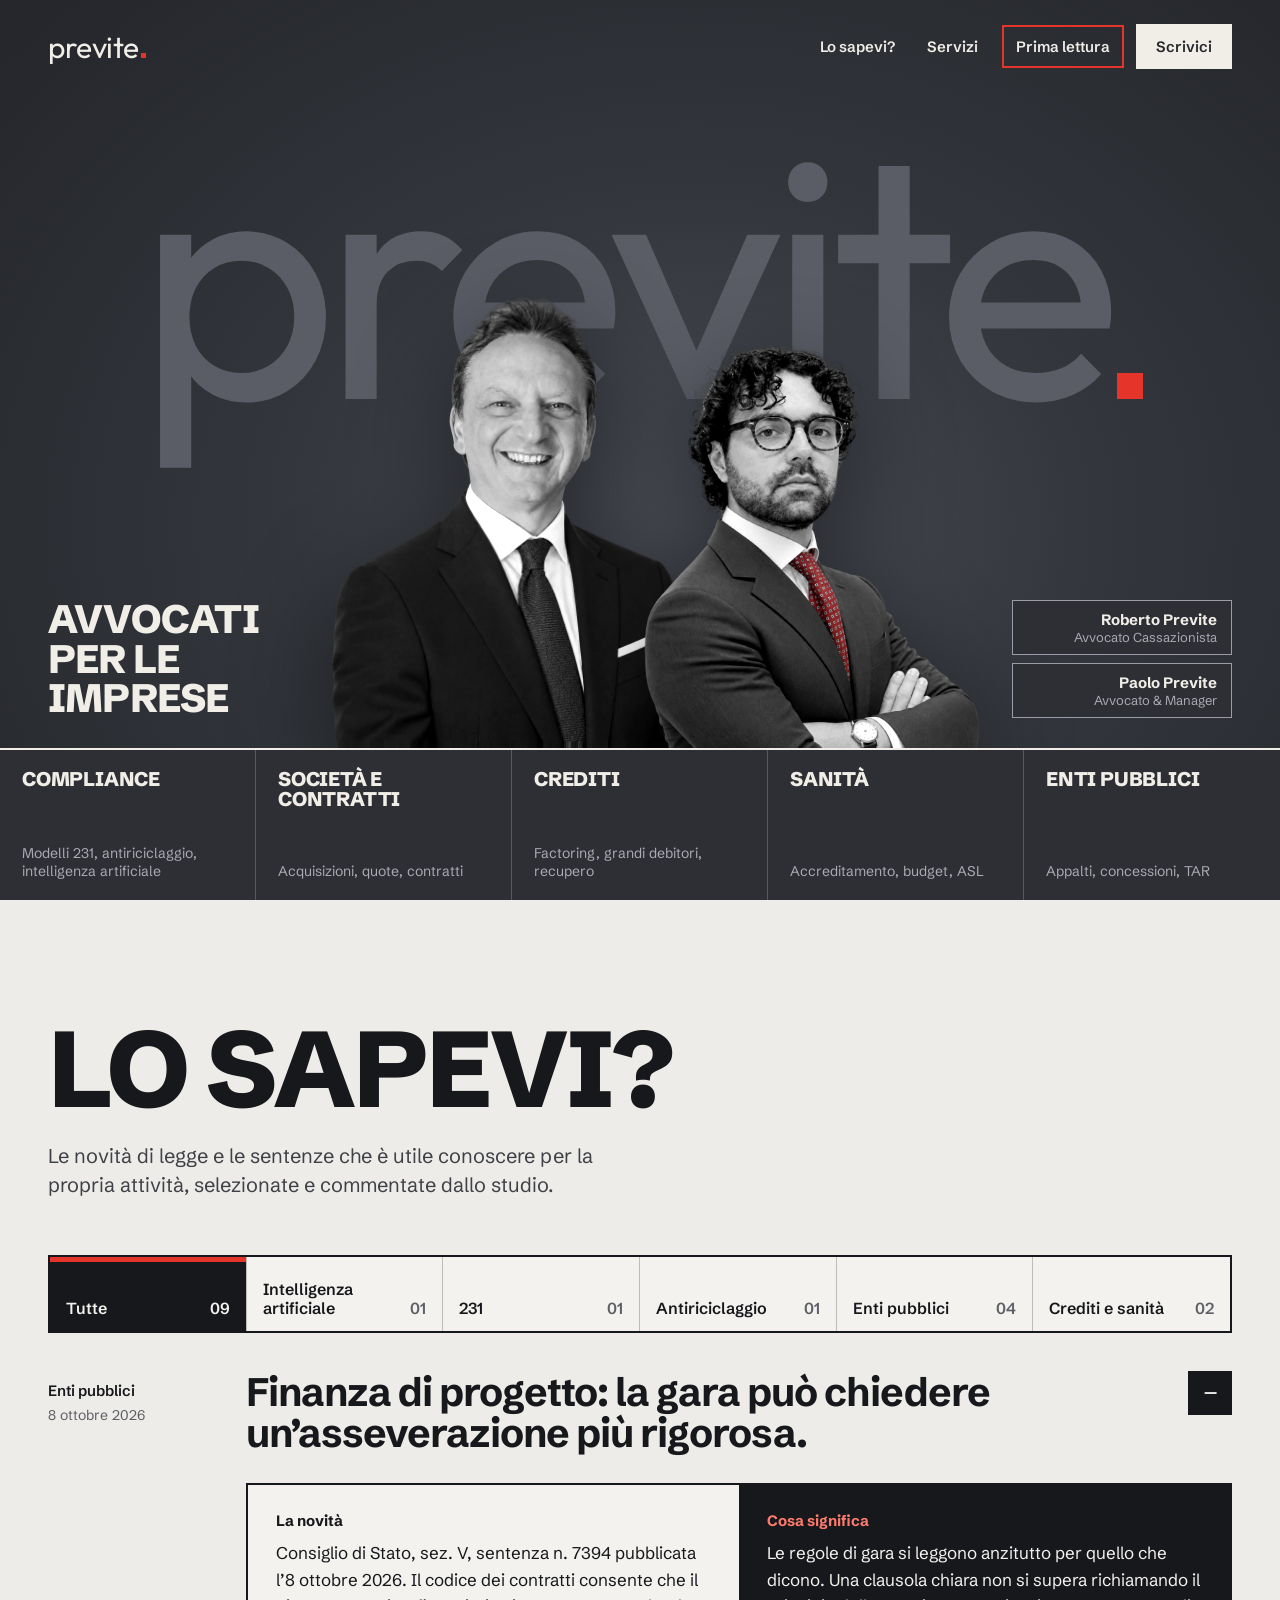
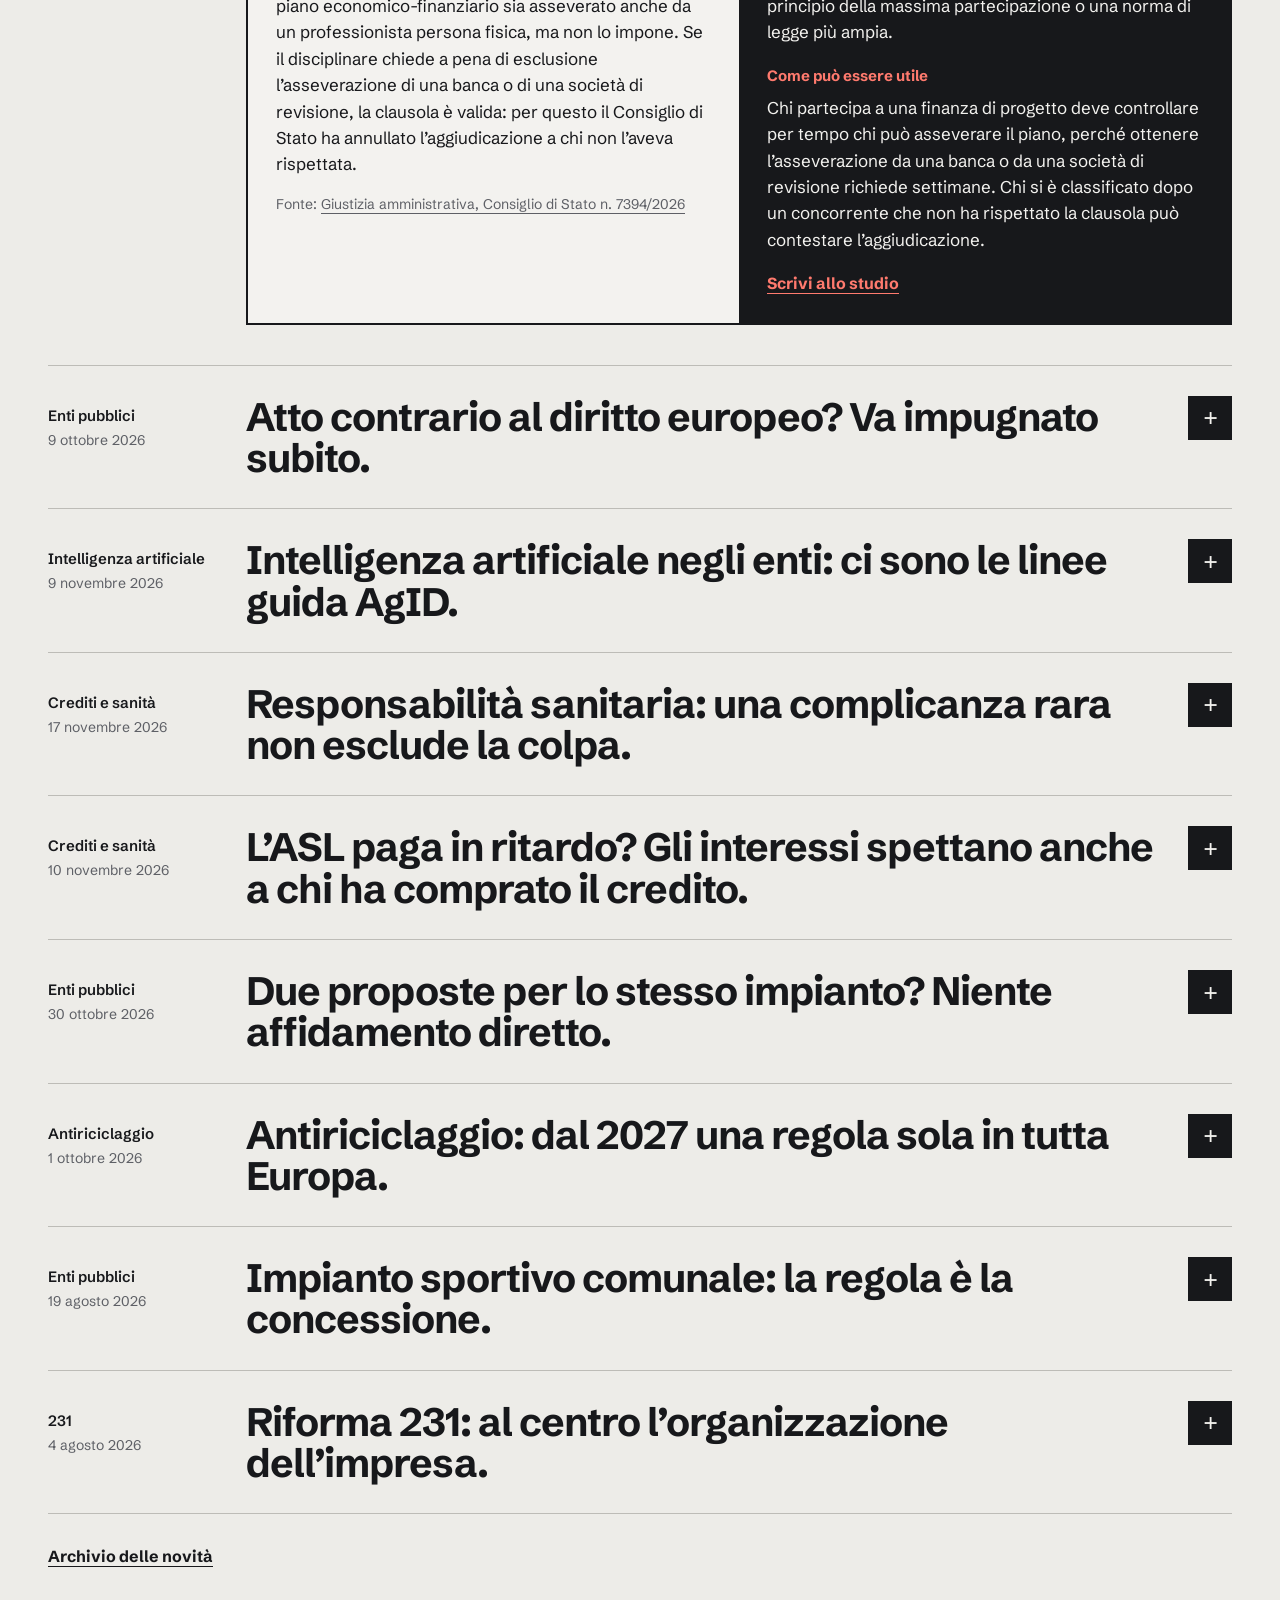
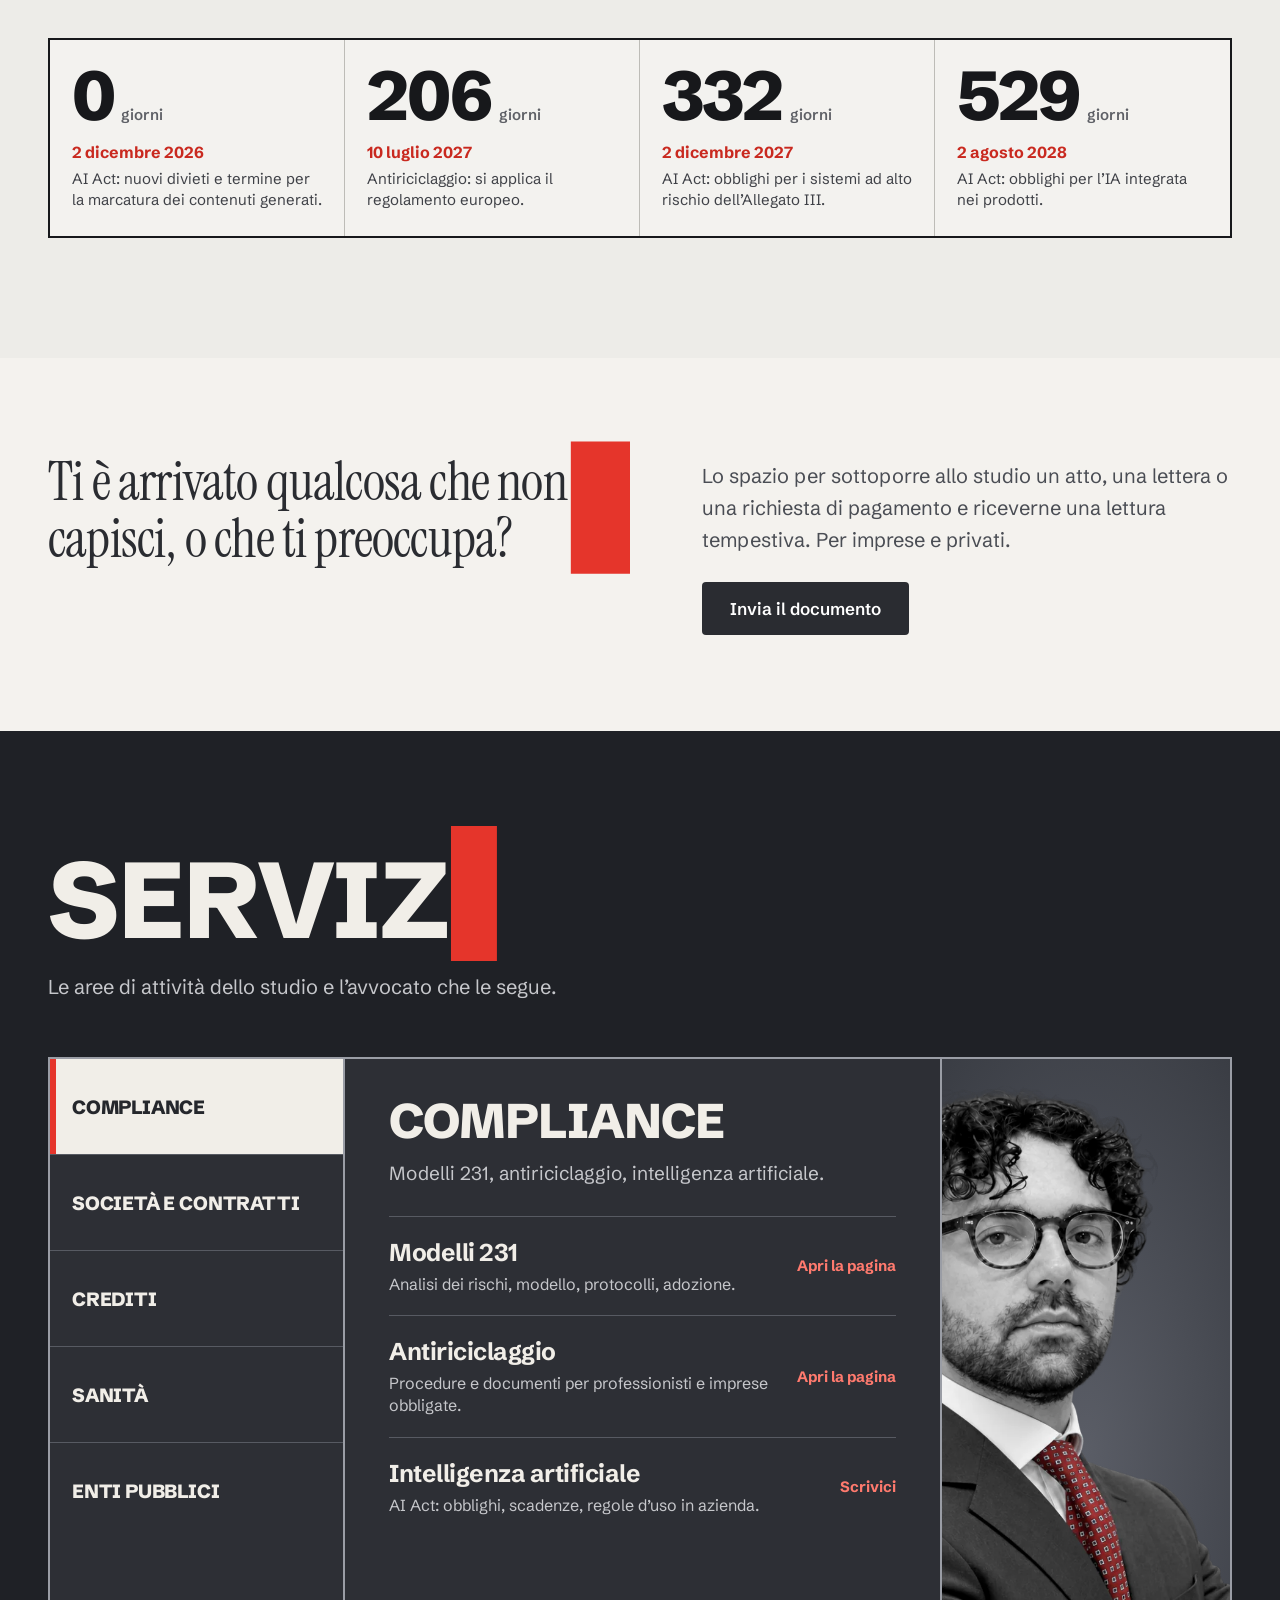
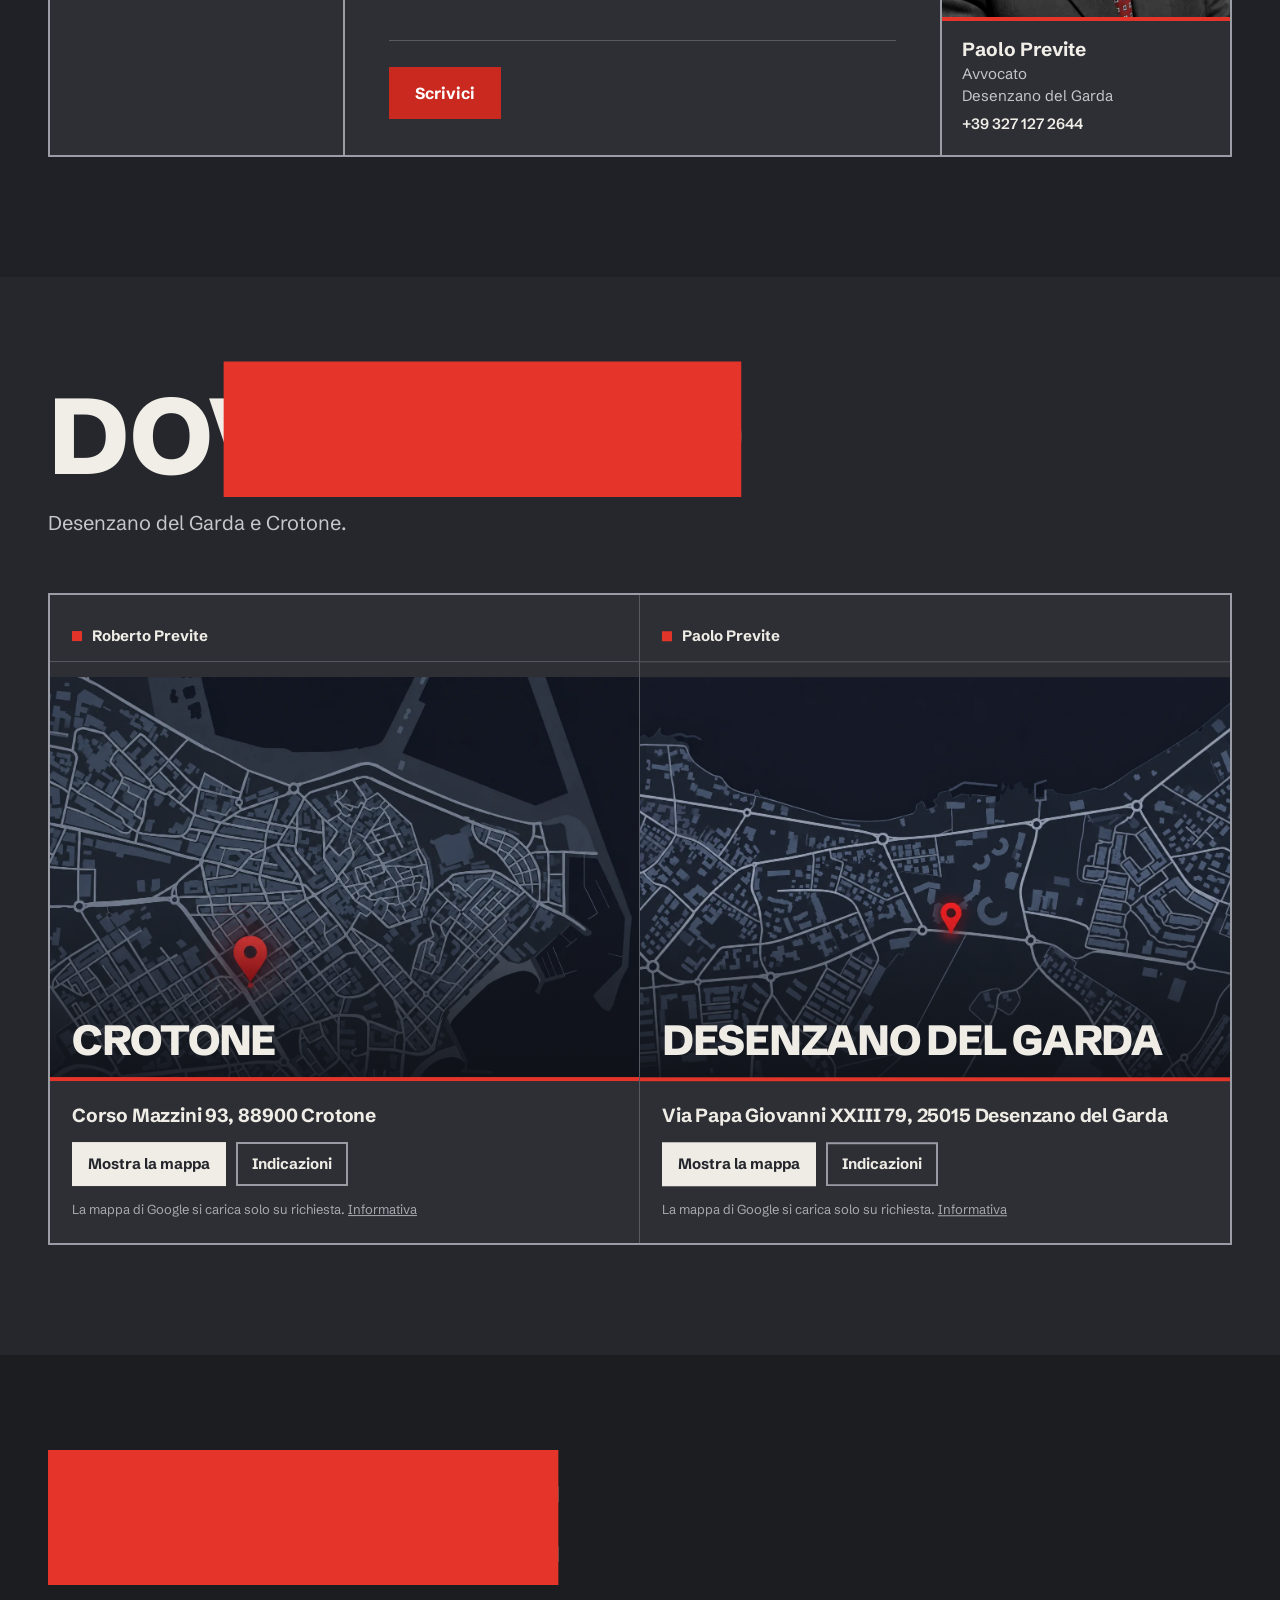
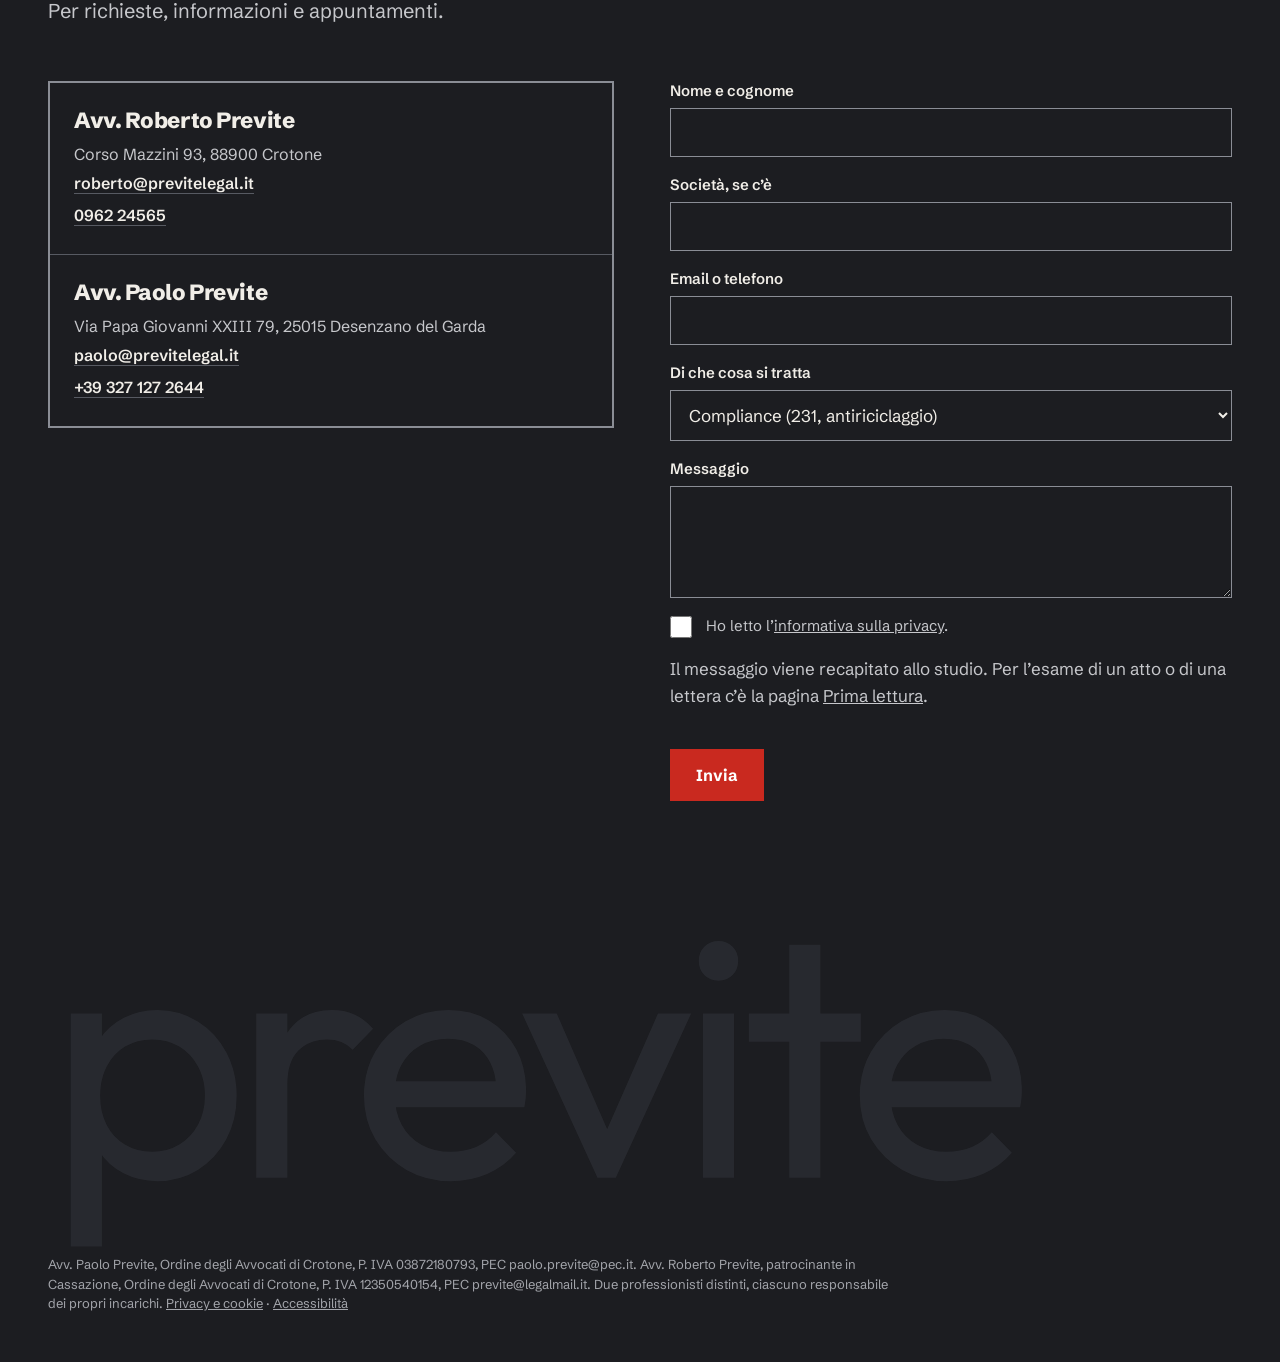
<file: index.html>
<!doctype html>
<html lang="it">
<head>
<meta charset="utf-8">
<meta name="viewport" content="width=device-width,initial-scale=1">
<title>previte - avvocati per le imprese</title>
<meta name="description" content="Avvocati per le imprese. Compliance, società e contratti, crediti, sanità, enti pubblici. Roberto Previte e Paolo Previte.">
<link rel="canonical" href="https://previtelegal.it/">
<meta property="og:title" content="previte - avvocati per le imprese"><meta property="og:description" content="Avvocati per le imprese. Compliance, società e contratti, crediti, sanità, enti pubblici. Roberto Previte e Paolo Previte."><meta property="og:type" content="website"><meta property="og:url" content="https://previtelegal.it/"><meta property="og:locale" content="it_IT">
<meta name="theme-color" content="#25272C">
<link rel="icon" href="assets/favicon.svg" type="image/svg+xml">
<link rel="preload" href="assets/fonts/schibsted-grotesk-800.woff2" as="font" type="font/woff2" crossorigin>
<link rel="stylesheet" href="assets/fonts.css?v=mwffaa7">
<link rel="stylesheet" href="assets/index.css?v=mwffaa7">
</head>
<body>
<div class="site"><a class="skip" href="#sapevi">Vai al contenuto</a>
<section class="hero" id="top">
<div class="wall" aria-hidden="true">previte<i></i></div>
<header class="top"><a class="logo" href="#top" aria-label="previte">previte<i aria-hidden="true"></i></a><nav class="nav" aria-label="Principale"><a href="#sapevi">Lo sapevi?</a><a href="#servizi">Servizi</a><a class="pl" href="prima-lettura">Prima lettura</a><a class="cta" href="#scrivici">Scrivici</a></nav></header>
<div class="duo"><img class="rob" src="assets/roberto-previte.webp?v=mwffaa7" alt="Avv. Roberto Previte"><img src="assets/paolo-previte.webp?v=mwffaa7" alt="Avv. Paolo Previte"></div>
<h1 class="tag up"><span>Avvocati</span><span>per le</span><span>imprese</span></h1>
<div class="names"><div><b>Roberto Previte</b><span>Avvocato Cassazionista</span></div><div><b>Paolo Previte</b><span>Avvocato &amp; Manager</span></div></div>
<nav class="tiles" aria-label="Servizi"><button type="button" class="tile" data-svc="0"><b>Compliance</b><span>Modelli 231, antiriciclaggio, intelligenza artificiale</span></button><button type="button" class="tile" data-svc="1"><b>Società e contratti</b><span>Acquisizioni, quote, contratti</span></button><button type="button" class="tile" data-svc="2"><b>Crediti</b><span>Factoring, grandi debitori, recupero</span></button><button type="button" class="tile" data-svc="3"><b>Sanità</b><span>Accreditamento, budget, ASL</span></button><button type="button" class="tile" data-svc="4"><b>Enti pubblici</b><span>Appalti, concessioni, TAR</span></button></nav>
</section>

<main>
<section class="sec light" id="sapevi"><div class="in"><h2 class="h up">Lo sapevi?</h2><p class="lead">Le novità di legge e le sentenze che è utile conoscere per la propria attività, selezionate e commentate dallo studio.</p>
<div class="tabs" role="group" aria-label="Filtra per argomento"><button type="button" class="tab on" aria-pressed="true" data-f="all"><span>Tutte</span><i>09</i></button><button type="button" class="tab" aria-pressed="false" data-f="ia"><span>Intelligenza artificiale</span><i>01</i></button><button type="button" class="tab" aria-pressed="false" data-f="r231"><span>231</span><i>01</i></button><button type="button" class="tab" aria-pressed="false" data-f="aml"><span>Antiriciclaggio</span><i>01</i></button><button type="button" class="tab" aria-pressed="false" data-f="amm"><span>Enti pubblici</span><i>04</i></button><button type="button" class="tab" aria-pressed="false" data-f="cred"><span>Crediti e sanità</span><i>02</i></button></div>
<div style="margin-top:8px"><div class="n" data-tag="amm"><button type="button" class="nb" aria-controls="nx0" aria-expanded="true"><span class="meta"><span>Enti pubblici</span><span>8 ottobre 2026</span></span><span class="t">Finanza di progetto: la gara può chiedere un’asseverazione più rigorosa.</span><span class="pm" aria-hidden="true">−</span></button><div class="nx" id="nx0"><div><h3>La novità</h3><p>Consiglio di Stato, sez. V, sentenza n. 7394 pubblicata l’8 ottobre 2026. Il codice dei contratti consente che il piano economico-finanziario sia asseverato anche da un professionista persona fisica, ma non lo impone. Se il disciplinare chiede a pena di esclusione l’asseverazione di una banca o di una società di revisione, la clausola è valida: per questo il Consiglio di Stato ha annullato l’aggiudicazione a chi non l’aveva rispettata.</p><p class="src">Fonte: <a href="https://mdp.giustizia-amministrativa.it/visualizza/?nodeRef=&schema=cds&nrg=202606310&nomeFile=202607394_11.pdf&subDir=Provvedimenti" target="_blank" rel="noopener">Giustizia amministrativa, Consiglio di Stato n. 7394/2026<span class="vh"> (si apre in una nuova scheda)</span></a></p></div><div class="cm"><h3>Cosa significa</h3><p>Le regole di gara si leggono anzitutto per quello che dicono. Una clausola chiara non si supera richiamando il principio della massima partecipazione o una norma di legge più ampia.</p><h3>Come può essere utile</h3><p>Chi partecipa a una finanza di progetto deve controllare per tempo chi può asseverare il piano, perché ottenere l’asseverazione da una banca o da una società di revisione richiede settimane. Chi si è classificato dopo un concorrente che non ha rispettato la clausola può contestare l’aggiudicazione.</p><a class="lk" href="#scrivici">Scrivi allo studio</a></div></div></div><div class="n" data-tag="amm"><button type="button" class="nb" aria-controls="nx1" aria-expanded="false"><span class="meta"><span>Enti pubblici</span><span>9 ottobre 2026</span></span><span class="t">Atto contrario al diritto europeo? Va impugnato subito.</span><span class="pm" aria-hidden="true">+</span></button><div class="nx" id="nx1" hidden><div><h3>La novità</h3><p>Consiglio di Stato, sez. VI, sentenza n. 7441 pubblicata il 9 ottobre 2026. Un provvedimento che viola il diritto dell’Unione europea non è nullo ma annullabile: va impugnato davanti al giudice amministrativo entro sessanta giorni. Se l’atto di partenza, come una cartella, non è stato impugnato, i suoi vizi non si possono più far valere contro l’intimazione di pagamento che arriva dopo.</p><p class="src">Fonte: <a href="https://mdp.giustizia-amministrativa.it/visualizza/?nodeRef=&schema=cds&nrg=202402518&nomeFile=202607441_11.html&subDir=Provvedimenti" target="_blank" rel="noopener">Giustizia amministrativa, Consiglio di Stato n. 7441/2026<span class="vh"> (si apre in una nuova scheda)</span></a></p></div><div class="cm"><h3>Cosa significa</h3><p>Una sentenza europea arrivata dopo non riapre i provvedimenti ormai definitivi. La nullità c’è solo quando è la norma che attribuisce il potere all’amministrazione a essere incompatibile con il diritto europeo.</p><h3>Come può essere utile</h3><p>Quando un’impresa riceve un provvedimento che ritiene contrario a regole europee conviene esaminarlo subito, senza attendere la riscossione. Scaduti i sessanta giorni, di regola resta solo la richiesta all’amministrazione di riesaminare l’atto.</p><a class="lk" href="#scrivici">Scrivi allo studio</a></div></div></div><div class="n" data-tag="ia"><button type="button" class="nb" aria-controls="nx2" aria-expanded="false"><span class="meta"><span>Intelligenza artificiale</span><span>9 novembre 2026</span></span><span class="t">Intelligenza artificiale negli enti: ci sono le linee guida AgID.</span><span class="pm" aria-hidden="true">+</span></button><div class="nx" id="nx2" hidden><div><h3>La novità</h3><p>Con la determinazione n. 169 del 9 novembre 2026 l’AgID ha adottato le Linee guida per l’adozione dell’intelligenza artificiale nella pubblica amministrazione. Chiedono di classificare i sistemi secondo i livelli di rischio dell’AI Act, di garantire trasparenza e sorveglianza umana, di curare qualità dei dati e sicurezza informatica e di adottare un codice etico.</p><p class="src">Fonte: <a href="https://www.agid.gov.it/it/notizie/agid-pubblica-le-linee-guida-ladozione-di-ia-nella-pubblica-amministrazione" target="_blank" rel="noopener">AgID, determinazione n. 169/2026<span class="vh"> (si apre in una nuova scheda)</span></a></p></div><div class="cm"><h3>Cosa significa</h3><p>Le linee guida si applicano ai soggetti del Codice dell’amministrazione digitale: pubbliche amministrazioni, gestori di servizi pubblici e società a controllo pubblico. Chi usa strumenti di intelligenza artificiale deve farlo con regole scritte, controlli e responsabilità definite.</p><h3>Come può essere utile</h3><p>Per un Comune o una società partecipata il primo passo è censire gli strumenti già in uso e decidere chi li governa. Le imprese che forniscono software agli enti possono aspettarsi richieste su trasparenza e documentazione.</p><a class="lk" href="#scrivici">Scrivi allo studio</a></div></div></div><div class="n" data-tag="cred"><button type="button" class="nb" aria-controls="nx3" aria-expanded="false"><span class="meta"><span>Crediti e sanità</span><span>17 novembre 2026</span></span><span class="t">Responsabilità sanitaria: una complicanza rara non esclude la colpa.</span><span class="pm" aria-hidden="true">+</span></button><div class="nx" id="nx3" hidden><div><h3>La novità</h3><p>Cassazione, sez. III, ordinanza n. 29432 depositata il 17 novembre 2026. Il limite di responsabilità per i problemi tecnici di speciale difficoltà (art. 2236 c.c.) riguarda solo l’imperizia, non la negligenza o l’imprudenza. La rarità di una complicanza non la rende imprevedibile: conta se, con i fattori di rischio e i sintomi presenti, l’evento si poteva prevedere ed evitare. Il ricorso dell’azienda sanitaria è stato dichiarato inammissibile.</p><p class="src">Fonte: <a href="https://www.italgiure.giustizia.it/sncass/" target="_blank" rel="noopener">Cassazione, SentenzeWeb, ord. n. 29432/2026<span class="vh"> (si apre in una nuova scheda)</span></a></p></div><div class="cm"><h3>Cosa significa</h3><p>Per una struttura sanitaria la difesa fondata sulla rarità dell’evento ha poco spazio se ci sono state omissioni nella visita, negli esami o nell’osservazione del paziente. Una cartella clinica incompleta può essere usata dal giudice per ritenere provato il nesso tra condotta e danno.</p><h3>Come può essere utile</h3><p>Per una struttura conviene verificare come vengono documentati accessi, esami e dimissioni. Per chi ha subito un danno, la copia completa della cartella clinica è il primo documento da chiedere.</p><a class="lk" href="#scrivici">Scrivi allo studio</a></div></div></div><div class="n" data-tag="cred"><button type="button" class="nb" aria-controls="nx4" aria-expanded="false"><span class="meta"><span>Crediti e sanità</span><span>10 novembre 2026</span></span><span class="t">L’ASL paga in ritardo? Gli interessi spettano anche a chi ha comprato il credito.</span><span class="pm" aria-hidden="true">+</span></button><div class="nx" id="nx4" hidden><div><h3>La novità</h3><p>Cassazione, ordinanza n. 25393 del 16 settembre 2025: la disciplina degli interessi del d.lgs. 231/2002 si applica anche al factoring. Con l’ordinanza n. 28857 del 10 novembre 2026 la Corte ha affermato che, tra imprese e pubbliche amministrazioni, quegli interessi decorrono in automatico dal giorno dopo la scadenza della fattura, senza messa in mora.</p><p class="src">Fonte: <a href="https://www.italiaoggi.it/diritto-e-fisco/diritto-e-impresa/transazioni-imprese-pa-interessi-moratori-dal-giorno-dopo-la-scadenza-della-fattura-dtvkobkr" target="_blank" rel="noopener">ItaliaOggi, Cass. ord. n. 28857/2026<span class="vh"> (si apre in una nuova scheda)</span></a></p></div><div class="cm"><h3>Cosa significa</h3><p>Chi acquista crediti verso la sanità pubblica acquista anche il diritto agli interessi per il ritardo, nella misura prevista per le transazioni commerciali.</p><h3>Come può essere utile</h3><p>Sui portafogli più ampi conviene chiedere gli interessi fin dall’inizio e calcolarli fattura per fattura. In una trattativa con l’ASL hanno spesso un peso rilevante.</p><a class="lk" href="#scrivici">Scrivi allo studio</a></div></div></div><div class="n" data-tag="amm"><button type="button" class="nb" aria-controls="nx5" aria-expanded="false"><span class="meta"><span>Enti pubblici</span><span>30 ottobre 2026</span></span><span class="t">Due proposte per lo stesso impianto? Niente affidamento diretto.</span><span class="pm" aria-hidden="true">+</span></button><div class="nx" id="nx5" hidden><div><h3>La novità</h3><p>TAR Toscana, sentenza n. 2083 del 30 ottobre 2026. L’affidamento diretto previsto dall’art. 5 del d.lgs. 38/2021 presuppone una sola proposta. Se ne arrivano diverse, il Comune deve confrontarle con una procedura competitiva.</p><p class="src">Fonte: <a href="https://www.sentenzeappalti.it/2026/10/30/affidamento-diretto-impianti-sportivi-art-5-d-lgs-38-2021-solo-unica-proposta-procedura-competitiva-art-187-d-lgs-36-2023/" target="_blank" rel="noopener">Sentenzeappalti.it, 30 ottobre 2026<span class="vh"> (si apre in una nuova scheda)</span></a></p></div><div class="cm"><h3>Cosa significa</h3><p>Il Comune può affidare un impianto senza gara soltanto quando ha ricevuto una sola proposta. Se le proposte sono due, deve metterle a confronto.</p><h3>Come può essere utile</h3><p>Se sei interessato a un impianto, conviene depositare la proposta per iscritto e chiederne il protocollo. Se l’impianto è già stato affidato, i termini per impugnare sono brevi.</p><a class="lk" href="#scrivici">Scrivi allo studio</a></div></div></div><div class="n" data-tag="aml"><button type="button" class="nb" aria-controls="nx6" aria-expanded="false"><span class="meta"><span>Antiriciclaggio</span><span>1 ottobre 2026</span></span><span class="t">Antiriciclaggio: dal 2027 una regola sola in tutta Europa.</span><span class="pm" aria-hidden="true">+</span></button><div class="nx" id="nx6" hidden><div><h3>La novità</h3><p>L’AMLA ha trasmesso alla Commissione europea tre progetti di standard tecnici che integrano il Regolamento (UE) 2024/1624: adeguata verifica, operazioni occasionali, regole di gruppo. Non sono ancora in vigore: li deve adottare la Commissione. Il regolamento si applica dal 10 luglio 2027 e vale direttamente in tutti gli Stati, senza recepimento. Tra le novità, il limite di 10.000 euro ai pagamenti in contanti.</p><p class="src">Fonte: <a href="https://www.legance.it/pubblicazioni/i-tre-nuovi-rts-amla-su-adeguata-verifica-della-clientela-operazioni-occasionali-e-requisiti-di-gruppo-cosa-cambia-per-i-soggetti-obbligati/" target="_blank" rel="noopener">Legance, I tre nuovi RTS AMLA<span class="vh"> (si apre in una nuova scheda)</span></a></p></div><div class="cm"><h3>Cosa significa</h3><p>Da luglio 2027 le regole antiriciclaggio saranno le stesse in tutta Europa e si applicheranno senza una legge italiana di recepimento. Le procedure scritte sulla normativa attuale andranno aggiornate.</p><h3>Come può essere utile</h3><p>Conviene impostare fin d’ora l’adeguata verifica e la valutazione del rischio sullo schema europeo. Nel 2027 basterà un aggiornamento.</p><a class="lk" href="#scrivici">Scrivi allo studio</a></div></div></div><div class="n" data-tag="amm"><button type="button" class="nb" aria-controls="nx7" aria-expanded="false"><span class="meta"><span>Enti pubblici</span><span>19 agosto 2026</span></span><span class="t">Impianto sportivo comunale: la regola è la concessione.</span><span class="pm" aria-hidden="true">+</span></button><div class="nx" id="nx7" hidden><div><h3>La novità</h3><p>TAR Veneto, sentenza n. 1712 del 19 agosto 2026. La gestione di un impianto sportivo comunale è un servizio pubblico e di norma si affida in concessione. Il Comune può scegliere l’appalto, ma deve motivarlo, e la decisione spetta al consiglio comunale.</p><p class="src">Fonte: <a href="https://ntplusediliziaeterritorio.ilsole24ore.com/art/gestione-impianti-sportivi-sempre-meglio-concessione-che-l-appalto-servizi-AJHlUSr" target="_blank" rel="noopener">NT+ Enti Locali & Edilizia, Il Sole 24 Ore<span class="vh"> (si apre in una nuova scheda)</span></a></p></div><div class="cm"><h3>Cosa significa</h3><p>Per gli impianti sportivi comunali la concessione è la via ordinaria. Se il Comune sceglie l’appalto deve motivarlo, e la decisione spetta al consiglio comunale.</p><h3>Come può essere utile</h3><p>Prima di partecipare è utile verificare quale organo ha scelto la formula e con quale motivazione, perché da lì dipende la tenuta dell’affidamento.</p><a class="lk" href="#scrivici">Scrivi allo studio</a></div></div></div><div class="n" data-tag="r231"><button type="button" class="nb" aria-controls="nx8" aria-expanded="false"><span class="meta"><span>231</span><span>4 agosto 2026</span></span><span class="t">Riforma 231: al centro l’organizzazione dell’impresa.</span><span class="pm" aria-hidden="true">+</span></button><div class="nx" id="nx8" hidden><div><h3>La novità</h3><p>Il 4 agosto 2026 il Consiglio dei Ministri ha approvato il disegno di legge che rivede il d.lgs. 231/2001. Il criterio per attribuire la responsabilità all’ente diventa la colpa di organizzazione. Cade la distinzione tra vertici e sottoposti. Il testo definisce contenuto e revisione del modello e mantiene la confisca del profitto. Ora deve passare dal Parlamento.</p><p class="src">Fonte: <a href="https://www.dirittobancario.it/art/responsabilita-231-il-governo-approva-lo-schema-di-riforma/" target="_blank" rel="noopener">Diritto Bancario, 5 agosto 2026<span class="vh"> (si apre in una nuova scheda)</span></a></p></div><div class="cm"><h3>Cosa significa</h3><p>Se la riforma sarà approvata, si guarderà a come l’impresa è organizzata per prevenire i reati. Un modello aggiornato e applicato nel lavoro di ogni giorno avrà ancora più peso.</p><h3>Come può essere utile</h3><p>Non occorre attendere la legge: un modello aggiornato e documentato è utile già oggi. Il testo indica anche i criteri con cui il giudice ne valuterà l’idoneità.</p><a class="lk" href="#scrivici">Scrivi allo studio</a></div></div></div></div>
<p style="margin:32px 0 0;font-weight:700"><a href="archivio-novita" style="color:var(--tx);text-decoration:underline;text-underline-offset:4px">Archivio delle novità</a></p>
<div class="cd"><div><span class="num" data-d="2026-12-2">19</span><span class="u">giorni</span><span class="d">2 dicembre 2026</span><span class="w">AI Act: nuovi divieti e termine per la marcatura dei contenuti generati.</span></div><div><span class="num" data-d="2027-7-10">239</span><span class="u">giorni</span><span class="d">10 luglio 2027</span><span class="w">Antiriciclaggio: si applica il regolamento europeo.</span></div><div><span class="num" data-d="2027-12-2">384</span><span class="u">giorni</span><span class="d">2 dicembre 2027</span><span class="w">AI Act: obblighi per i sistemi ad alto rischio dell’Allegato III.</span></div><div><span class="num" data-d="2028-8-2">628</span><span class="u">giorni</span><span class="d">2 agosto 2028</span><span class="w">AI Act: obblighi per l’IA integrata nei prodotti.</span></div></div>
</div></section>

<section class="sec soft" id="lettura"><div class="in"><div class="sf"><div><h2 class="sfh">Ti è arrivato qualcosa che non capisci, o che ti preoccupa?</h2></div><div><p>Lo spazio per sottoporre allo studio un atto, una lettera o una richiesta di pagamento e riceverne una lettura tempestiva. Per imprese e privati.</p><a class="sfb" href="prima-lettura">Invia il documento</a></div></div></div></section>

<section class="sec alt" id="servizi"><div class="in"><h2 class="h up">Servizi</h2><p class="lead">Le aree di attività dello studio e l’avvocato che le segue.</p>
<div class="svc"><div class="sl" role="group" aria-label="Scegli un’area"><button type="button" aria-pressed="true" class="st on" data-svc="0">Compliance</button><button type="button" aria-pressed="false" class="st" data-svc="1">Società e contratti</button><button type="button" aria-pressed="false" class="st" data-svc="2">Crediti</button><button type="button" aria-pressed="false" class="st" data-svc="3">Sanità</button><button type="button" aria-pressed="false" class="st" data-svc="4">Enti pubblici</button></div>
<div aria-live="polite" style="display:contents"><div class="sp" data-sp="0"><div class="sc"><h3 class="up">Compliance</h3><p class="l">Modelli 231, antiriciclaggio, intelligenza artificiale.</p><a class="row" href="modelli-231"><span class="nm">Modelli 231</span><span class="ds">Analisi dei rischi, modello, protocolli, adozione.</span><span class="go">Apri la pagina</span></a><a class="row" href="antiriciclaggio"><span class="nm">Antiriciclaggio</span><span class="ds">Procedure e documenti per professionisti e imprese obbligate.</span><span class="go">Apri la pagina</span></a><a class="row" href="#scrivici"><span class="nm">Intelligenza artificiale</span><span class="ds">AI Act: obblighi, scadenze, regole d’uso in azienda.</span><span class="go">Scrivici</span></a><div class="who"><a class="btn" href="#scrivici">Scrivici</a></div></div><div class="pe"><article class="pc"><div class="ph"><img src="assets/paolo-previte.webp?v=mwffaa7" alt="Avv. Paolo Previte"></div><div class="pt"><b>Paolo Previte</b><span>Avvocato</span><span>Desenzano del Garda</span><a href="tel:+393271272644">+39 327 127 2644</a></div></article></div></div><div class="sp" data-sp="1" hidden><div class="sc"><h3 class="up">Società e contratti</h3><p class="l">Acquisizioni, cessioni di quote, contratti.</p><a class="row" href="#scrivici"><span class="nm">Società e acquisizioni</span><span class="ds">Quote, società, rami d’azienda.</span><span class="go">Scrivici</span></a><a class="row" href="contratti-e-crediti"><span class="nm">Contratti</span><span class="ds">Redazione, revisione, inadempimenti.</span><span class="go">Apri la pagina</span></a><div class="who"><a class="btn" href="#scrivici">Scrivici</a></div></div><div class="pe"><article class="pc"><div class="ph"><img src="assets/paolo-previte.webp?v=mwffaa7" alt="Avv. Paolo Previte"></div><div class="pt"><b>Paolo Previte</b><span>Avvocato</span><span>Desenzano del Garda</span><a href="tel:+393271272644">+39 327 127 2644</a></div></article><article class="pc"><div class="ph"><img src="assets/roberto-previte.webp?v=mwffaa7" alt="Avv. Roberto Previte"></div><div class="pt"><b>Roberto Previte</b><span>Avvocato, patrocinante in Cassazione</span><span>Crotone</span><a href="tel:+39096224565">0962 24565</a></div></article></div></div><div class="sp" data-sp="2" hidden><div class="sc"><h3 class="up">Crediti</h3><p class="l">Crediti verso grandi debitori, pubblici e privati, anche in portafogli ampi.</p><a class="row" href="factoring"><span class="nm">Factoring e grandi debitori</span><span class="ds">Crediti ceduti verso pubbliche amministrazioni, aziende sanitarie e grandi imprese.</span><span class="go">Apri la pagina</span></a><a class="row" href="contratti-e-crediti"><span class="nm">Recupero crediti</span><span class="ds">Diffida, decreto ingiuntivo, pignoramento.</span><span class="go">Apri la pagina</span></a><div class="who"><a class="btn" href="#scrivici">Scrivici</a></div></div><div class="pe"><article class="pc"><div class="ph"><img src="assets/roberto-previte.webp?v=mwffaa7" alt="Avv. Roberto Previte"></div><div class="pt"><b>Roberto Previte</b><span>Avvocato, patrocinante in Cassazione</span><span>Crotone</span><a href="tel:+39096224565">0962 24565</a></div></article><article class="pc"><div class="ph"><img src="assets/paolo-previte.webp?v=mwffaa7" alt="Avv. Paolo Previte"></div><div class="pt"><b>Paolo Previte</b><span>Avvocato</span><span>Desenzano del Garda</span><a href="tel:+393271272644">+39 327 127 2644</a></div></article></div></div><div class="sp" data-sp="3" hidden><div class="sc"><h3 class="up">Sanità</h3><p class="l">Strutture sanitarie private. Accreditamento, contratti, budget, crediti verso le ASL.</p><a class="row" href="sanita"><span class="nm">Diritto sanitario</span><span class="ds">Accreditamento, contratti e rapporti con ASL e Regioni.</span><span class="go">Apri la pagina</span></a><a class="row" href="sanita"><span class="nm">Crediti sanitari</span><span class="ds">Prestazioni non pagate, tetti di spesa, interessi di mora.</span><span class="go">Apri la pagina</span></a><div class="who"><a class="btn" href="#scrivici">Scrivici</a></div></div><div class="pe"><article class="pc"><div class="ph"><img src="assets/roberto-previte.webp?v=mwffaa7" alt="Avv. Roberto Previte"></div><div class="pt"><b>Roberto Previte</b><span>Avvocato, patrocinante in Cassazione</span><span>Crotone</span><a href="tel:+39096224565">0962 24565</a></div></article></div></div><div class="sp" data-sp="4" hidden><div class="sc"><h3 class="up">Enti pubblici</h3><p class="l">Affidamenti, concessioni, gare. Consulenza e contenzioso amministrativo.</p><a class="row" href="enti-pubblici"><span class="nm">Diritto amministrativo</span><span class="ds">Affidamenti, concessioni, bandi, accesso agli atti, TAR.</span><span class="go">Apri la pagina</span></a><div class="who"><a class="btn" href="#scrivici">Scrivici</a></div></div><div class="pe"><article class="pc"><div class="ph"><img src="assets/roberto-previte.webp?v=mwffaa7" alt="Avv. Roberto Previte"></div><div class="pt"><b>Roberto Previte</b><span>Avvocato, patrocinante in Cassazione</span><span>Crotone</span><a href="tel:+39096224565">0962 24565</a></div></article><article class="pc"><div class="ph"><img src="assets/paolo-previte.webp?v=mwffaa7" alt="Avv. Paolo Previte"></div><div class="pt"><b>Paolo Previte</b><span>Avvocato</span><span>Desenzano del Garda</span><a href="tel:+393271272644">+39 327 127 2644</a></div></article></div></div></div></div>
</div></section>

<section class="sec where" id="dove"><div class="in"><h2 class="h up">Dove siamo</h2><p class="lead">Desenzano del Garda e Crotone.</p>
<div class="places"><article class="place"><p class="who2"><i aria-hidden="true"></i>Roberto Previte</p><div class="mapbox"><img class="mapimg" src="assets/mappa-crotone.webp" alt="" style="object-position:38% 66%"><p class="city">Crotone</p></div>
<div class="pinfo"><p class="addr">Corso Mazzini 93, 88900 Crotone</p><div class="pact"><button type="button" class="pbtn" data-embed="https://www.google.com/maps?q=Corso%20Mazzini%2093%2C%2088900%20Crotone&output=embed" data-title="Mappa dello studio di Crotone">Mostra la mappa</button><a class="pbtn gh" href="https://www.google.com/maps/dir/?api=1&destination=Corso%20Mazzini%2093%2C%2088900%20Crotone" target="_blank" rel="noopener">Indicazioni<span class="vh"> (Google Maps, si apre in una nuova scheda)</span></a></div><p class="pnote">La mappa di Google si carica solo su richiesta. <a href="privacy#mappe">Informativa</a></p></div></article><article class="place"><p class="who2"><i aria-hidden="true"></i>Paolo Previte</p><div class="mapbox"><img class="mapimg" src="assets/mappa-desenzano.webp" alt="" style="object-position:53% 60%"><p class="city">Desenzano del Garda</p></div>
<div class="pinfo"><p class="addr">Via Papa Giovanni XXIII 79, 25015 Desenzano del Garda</p><div class="pact"><button type="button" class="pbtn" data-embed="https://www.google.com/maps?q=Via%20Papa%20Giovanni%20XXIII%2079%2C%2025015%20Desenzano%20del%20Garda&output=embed" data-title="Mappa dello studio di Desenzano del Garda">Mostra la mappa</button><a class="pbtn gh" href="https://www.google.com/maps/dir/?api=1&destination=Via%20Papa%20Giovanni%20XXIII%2079%2C%2025015%20Desenzano%20del%20Garda" target="_blank" rel="noopener">Indicazioni<span class="vh"> (Google Maps, si apre in una nuova scheda)</span></a></div><p class="pnote">La mappa di Google si carica solo su richiesta. <a href="privacy#mappe">Informativa</a></p></div></article></div>
</div></section>

</main>
<footer class="sec ink" id="scrivici"><div class="in" style="padding-bottom:48px"><h2 class="h up">Scrivici</h2><p class="lead">Per richieste, informazioni e appuntamenti.</p>
<div class="ct"><div class="pp2"><div class="pc2"><b>Avv. Roberto Previte</b><span>Corso Mazzini 93, 88900 Crotone</span><a href="mailto:roberto@previtelegal.it">roberto@previtelegal.it</a><a href="tel:+39096224565">0962 24565</a></div><div class="pc2"><b>Avv. Paolo Previte</b><span>Via Papa Giovanni XXIII 79, 25015 Desenzano del Garda</span><a href="mailto:paolo@previtelegal.it">paolo@previtelegal.it</a><a href="tel:+393271272644">+39 327 127 2644</a></div></div>
<form class="sf2" action="mailto:paolo@previtelegal.it?subject=Richiesta%20dal%20sito" method="post" enctype="text/plain"><label class="hp" aria-hidden="true">Lascia vuoto<input type="text" name="hp" tabindex="-1" autocomplete="off"></label><label>Nome e cognome<input type="text" name="Nome" autocomplete="name" required></label><label>Società, se c’è<input type="text" name="Societa" autocomplete="organization"></label><label>Email o telefono<input type="text" name="Recapito" required></label><label>Di che cosa si tratta<select name="Argomento"><option>Compliance (231, antiriciclaggio)</option><option>Società e contratti</option><option>Crediti</option><option>Sanità</option><option>Enti pubblici</option><option>Altro</option></select></label><label>Messaggio<textarea name="Messaggio" rows="4" required></textarea></label><label class="ck2"><input type="checkbox" name="Privacy" value="informativa letta" required><span>Ho letto l’<a href="privacy">informativa sulla privacy</a>.</span></label><p class="fn">Il messaggio viene recapitato allo studio. Per l’esame di un atto o di una lettera c’è la pagina <a href="prima-lettura">Prima lettura</a>.</p><p class="fst" role="status" aria-live="polite"></p><button type="submit" class="btn">Invia</button></form></div>
<div class="big2" aria-hidden="true">previte<i></i></div>
<p class="legal">Avv. Paolo Previte, Ordine degli Avvocati di Crotone, P. IVA 03872180793, PEC paolo.previte@pec.it. Avv. Roberto Previte, patrocinante in Cassazione, Ordine degli Avvocati di Crotone, P. IVA 12350540154, PEC previte@legalmail.it. Due professionisti distinti, ciascuno responsabile dei propri incarichi. <a href="privacy" style="text-decoration:underline">Privacy e cookie</a> · <a href="privacy#accessibilita" style="text-decoration:underline">Accessibilità</a></p>
</div></footer>
</div>
<script src="assets/index.js?v=mwffaa7" defer></script>
<script src="assets/moduli.js?v=mwffaa7" defer></script>
<script src="assets/gsap.min.js?v=mwffaa7" defer></script>
<script src="assets/ScrollTrigger.min.js?v=mwffaa7" defer></script>
<script src="assets/motion.js?v=mwffaa7" defer></script>
</body>
</html>
</file>
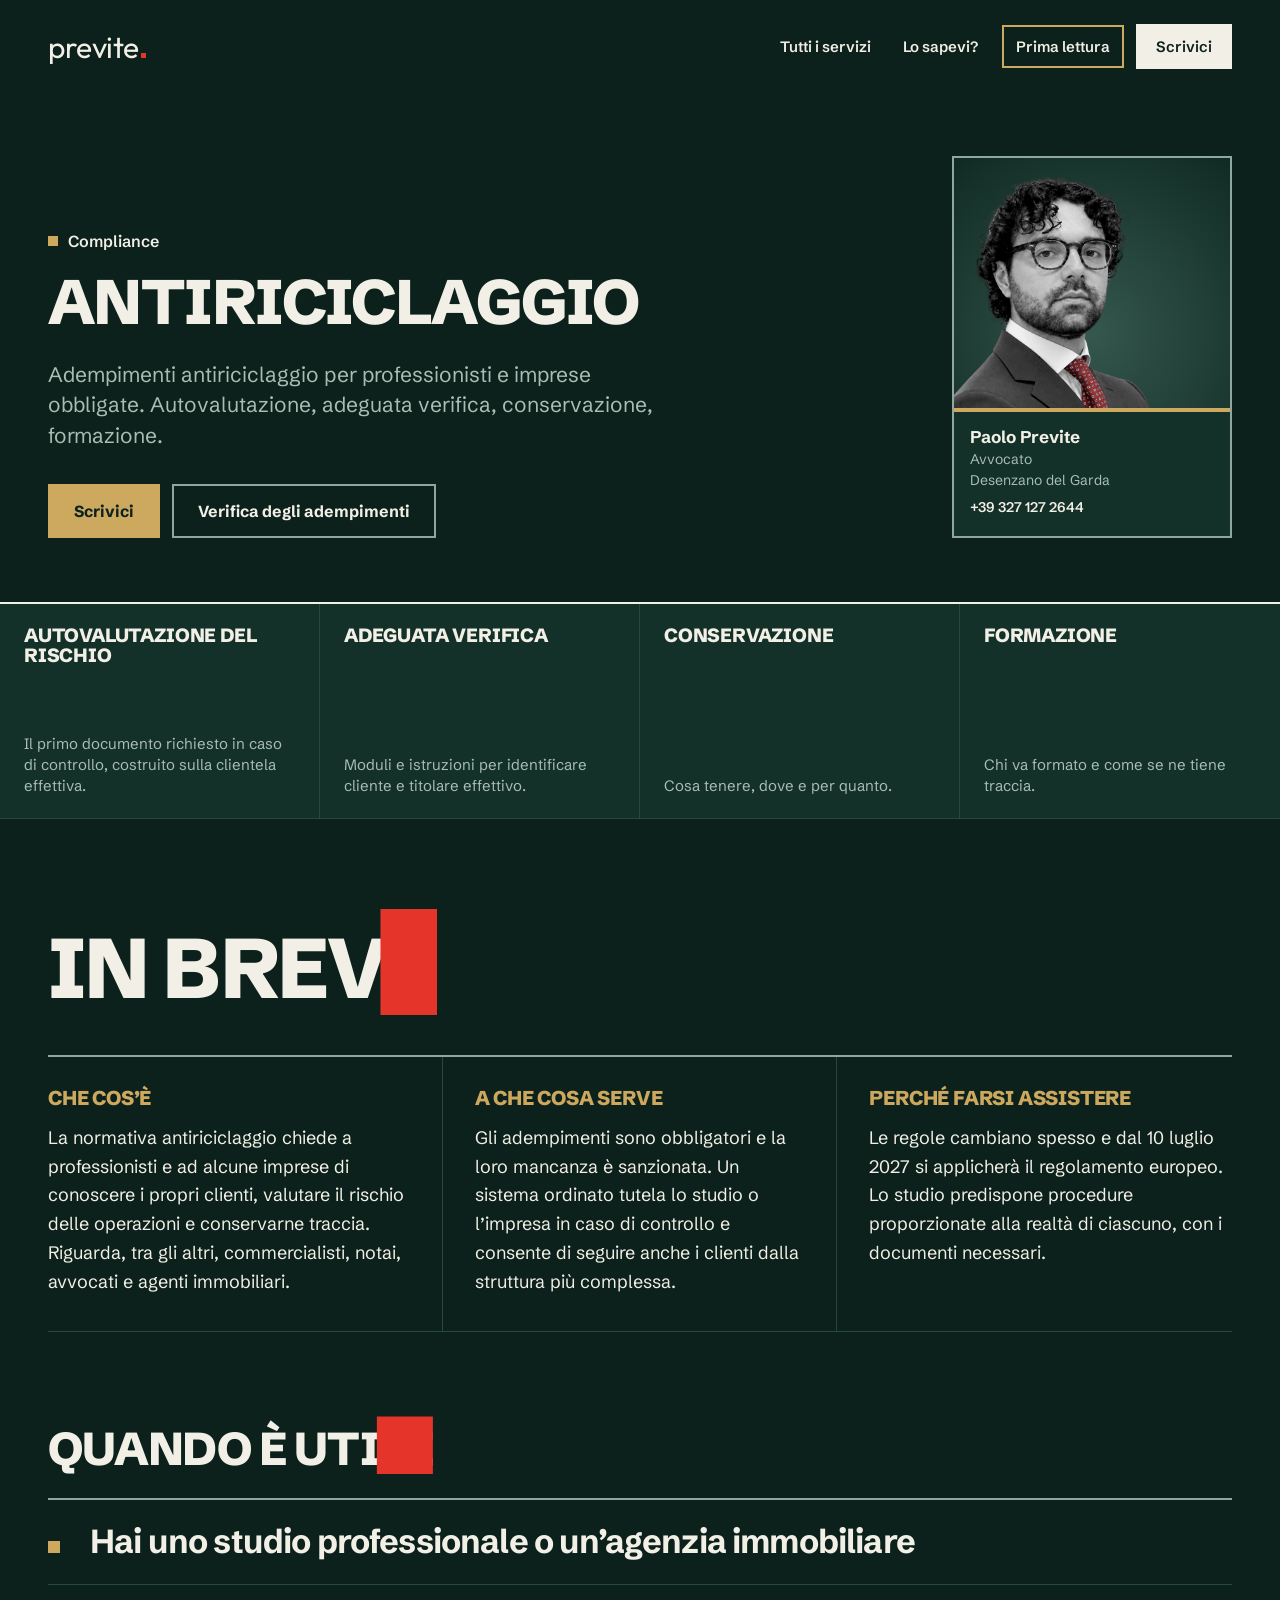
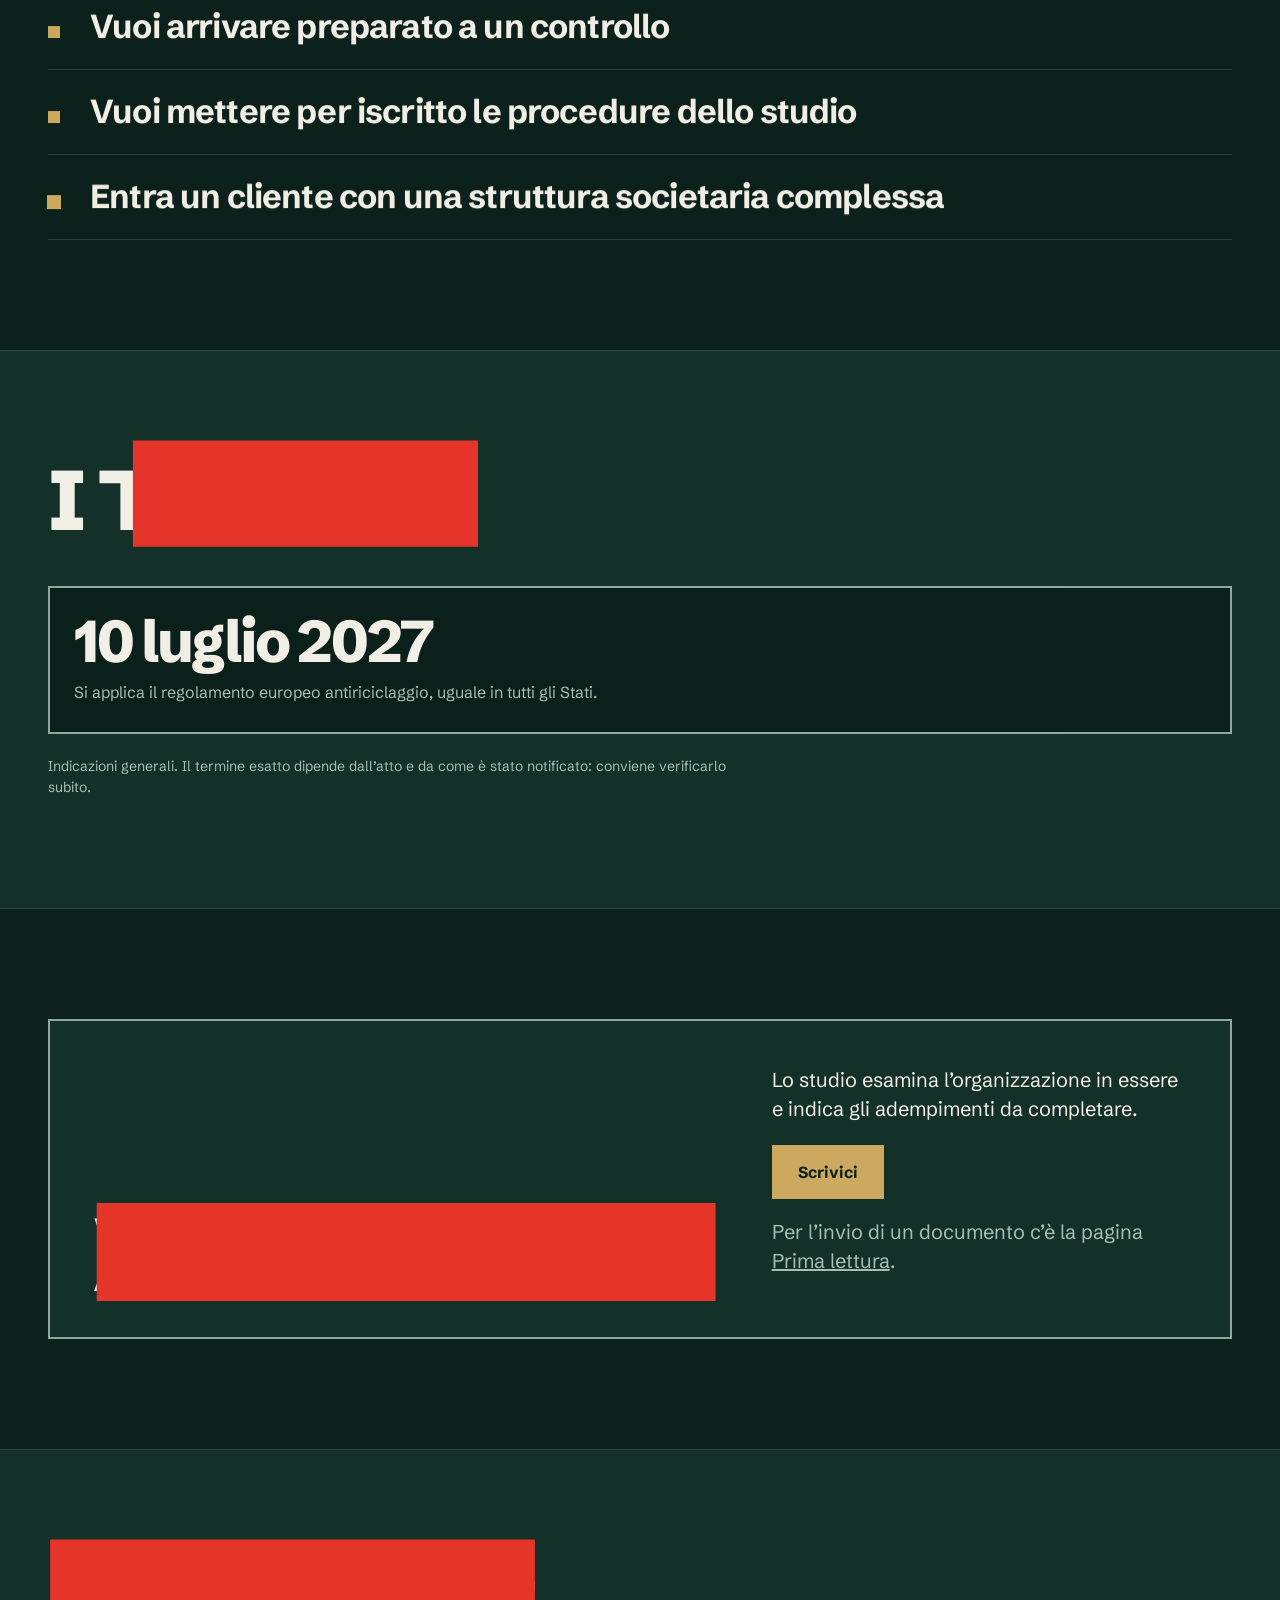
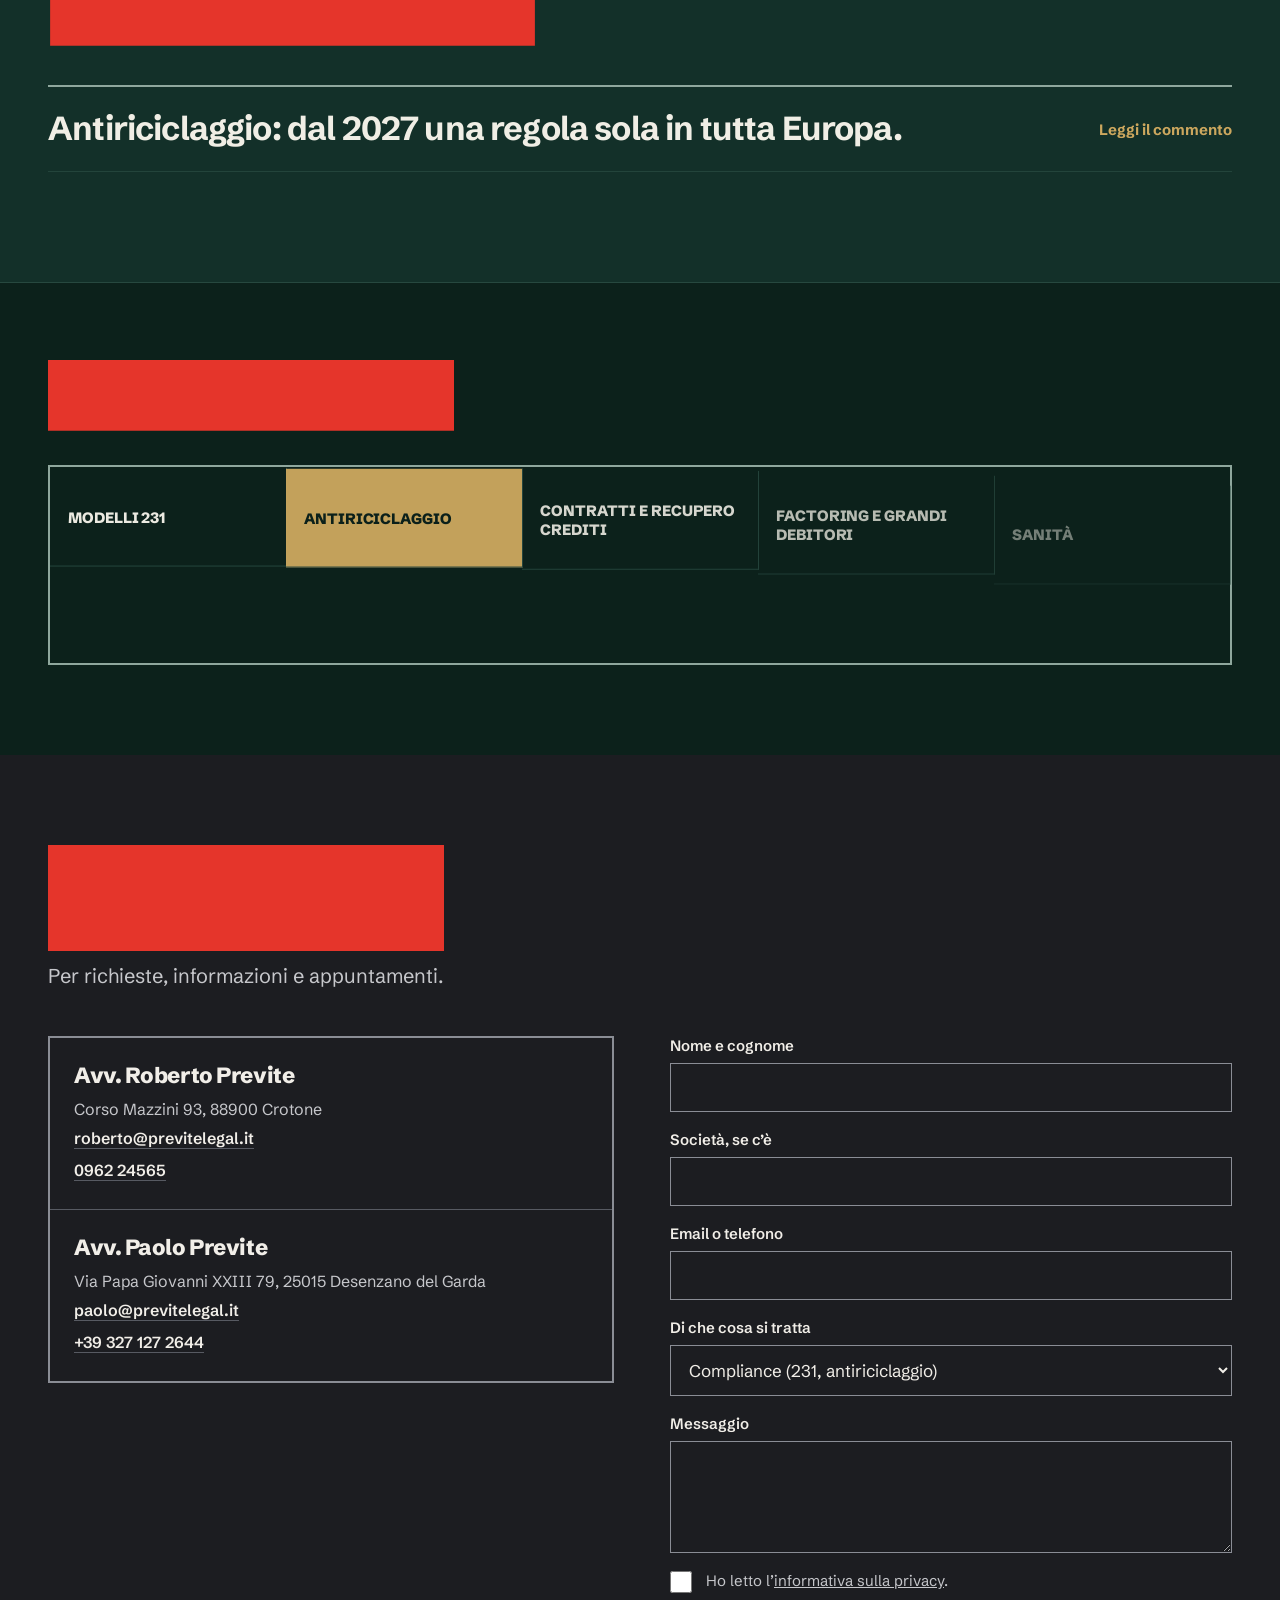
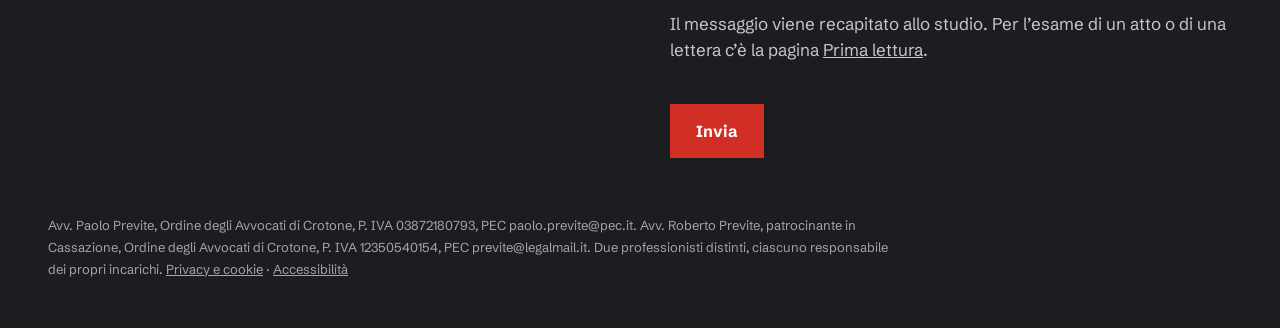
<file: antiriciclaggio.html>
<!doctype html>
<html lang="it">
<head>
<meta charset="utf-8">
<meta name="viewport" content="width=device-width,initial-scale=1">
<title>previte - antiriciclaggio</title>
<meta name="description" content="Adempimenti antiriciclaggio per professionisti e imprese obbligate: autovalutazione, adeguata verifica, conservazione, formazione.">
<link rel="canonical" href="https://previtelegal.it/antiriciclaggio">
<meta property="og:title" content="previte - antiriciclaggio"><meta property="og:description" content="Adempimenti antiriciclaggio per professionisti e imprese obbligate: autovalutazione, adeguata verifica, conservazione, formazione."><meta property="og:type" content="website"><meta property="og:url" content="https://previtelegal.it/antiriciclaggio"><meta property="og:locale" content="it_IT">
<meta name="theme-color" content="#25272C">
<link rel="icon" href="assets/favicon.svg" type="image/svg+xml">
<link rel="preload" href="assets/fonts/schibsted-grotesk-800.woff2" as="font" type="font/woff2" crossorigin>
<link rel="stylesheet" href="assets/fonts.css?v=mwffaa7">
<link rel="stylesheet" href="assets/antiriciclaggio.css?v=mwffaa7">
</head>
<body>
<div class="site"><a class="skip" href="#contenuto">Vai al contenuto</a>
<header class="top"><a class="logo" href="./" aria-label="previte, torna alla home">previte<i aria-hidden="true"></i></a><nav class="nav" aria-label="Principale"><a href="./#servizi">Tutti i servizi</a><a href="./#sapevi">Lo sapevi?</a><a class="ur" href="prima-lettura">Prima lettura</a><a class="cta" href="#scrivici">Scrivici</a></nav></header>
<main id="contenuto">
<section class="hero"><div><p class="grp"><i aria-hidden="true"></i>Compliance</p><h1 class="h1 up">Antiriciclaggio</h1><p class="lead">Adempimenti antiriciclaggio per professionisti e imprese obbligate. Autovalutazione, adeguata verifica, conservazione, formazione.</p><div class="hb"><a class="btn" href="#scrivici">Scrivici</a><a class="btn gh" href="#inizia">Verifica degli adempimenti</a></div></div><div class="pe"><article class="pc"><div class="ph"><img src="assets/paolo-previte.webp?v=mwffaa7" alt="Avv. Paolo Previte"></div><div class="pt"><b>Paolo Previte</b><span>Avvocato</span><span>Desenzano del Garda</span><a href="tel:+393271272644">+39 327 127 2644</a></div></article></div></section>
<div class="acts"><div class="act"><b>Autovalutazione del rischio</b><span>Il primo documento richiesto in caso di controllo, costruito sulla clientela effettiva.</span></div><div class="act"><b>Adeguata verifica</b><span>Moduli e istruzioni per identificare cliente e titolare effettivo.</span></div><div class="act"><b>Conservazione</b><span>Cosa tenere, dove e per quanto.</span></div><div class="act"><b>Formazione</b><span>Chi va formato e come se ne tiene traccia.</span></div></div>
<section><div class="in"><h2 class="h up">In breve</h2><div class="ex"><div><h3>Che cos’è</h3><p>La normativa antiriciclaggio chiede a professionisti e ad alcune imprese di conoscere i propri clienti, valutare il rischio delle operazioni e conservarne traccia. Riguarda, tra gli altri, commercialisti, notai, avvocati e agenti immobiliari.</p></div><div><h3>A che cosa serve</h3><p>Gli adempimenti sono obbligatori e la loro mancanza è sanzionata. Un sistema ordinato tutela lo studio o l’impresa in caso di controllo e consente di seguire anche i clienti dalla struttura più complessa.</p></div><div><h3>Perché farsi assistere</h3><p>Le regole cambiano spesso e dal 10 luglio 2027 si applicherà il regolamento europeo. Lo studio predispone procedure proporzionate alla realtà di ciascuno, con i documenti necessari.</p></div></div>
<h2 class="h2b up">Quando è utile</h2><div class="wl" style="margin-top:28px"><div class="wi"><i aria-hidden="true"></i><span>Hai uno studio professionale o un’agenzia immobiliare</span></div><div class="wi"><i aria-hidden="true"></i><span>Vuoi arrivare preparato a un controllo</span></div><div class="wi"><i aria-hidden="true"></i><span>Vuoi mettere per iscritto le procedure dello studio</span></div><div class="wi"><i aria-hidden="true"></i><span>Entra un cliente con una struttura societaria complessa</span></div></div></div></section>
<section class="band"><div class="in"><h2 class="h up">I termini</h2><div class="cells"><div class="cell"><span class="big">10 luglio 2027</span><p>Si applica il regolamento europeo antiriciclaggio, uguale in tutti gli Stati.</p></div></div><p class="note">Indicazioni generali. Il termine esatto dipende dall’atto e da come è stato notificato: conviene verificarlo subito.</p></div></section>
<section id="inizia"><div class="in"><div class="cta2"><h2 class="up">Verifica degli adempimenti</h2><div><p>Lo studio esamina l’organizzazione in essere e indica gli adempimenti da completare.</p><a class="btn" href="#scrivici">Scrivici</a><p class="note" style="margin-top:18px">Per l’invio di un documento c’è la pagina <a href="prima-lettura" style="text-decoration:underline">Prima lettura</a>.</p></div></div></div></section>
<section class="band"><div class="in"><h2 class="h up">Lo sapevi?</h2><div class="nl"><a class="ni" href="./#sapevi"><span>Antiriciclaggio: dal 2027 una regola sola in tutta Europa.</span><em>Leggi il commento</em></a></div></div></section>
<section><div class="in" style="padding-top:90px;padding-bottom:90px"><h2 class="h up" style="font-size:clamp(34px,4.4vw,64px)">Le altre aree</h2><div class="oth"><a href="modelli-231">Modelli 231</a><a href="antiriciclaggio" class="me" aria-current="page">Antiriciclaggio</a><a href="contratti-e-crediti">Contratti e recupero crediti</a><a href="factoring">Factoring e grandi debitori</a><a href="sanita">Sanità</a><a href="enti-pubblici">Enti pubblici</a></div></div></section>
</main>
<footer class="ink" id="scrivici"><div class="in" style="padding-bottom:48px"><h2 class="h up">Scrivici</h2><p style="margin:20px 0 0;font-size:20px;color:#C6C7CB">Per richieste, informazioni e appuntamenti.</p>
<div class="ct"><div class="pp2"><div class="pc2"><b>Avv. Roberto Previte</b><span>Corso Mazzini 93, 88900 Crotone</span><a href="mailto:roberto@previtelegal.it">roberto@previtelegal.it</a><a href="tel:+39096224565">0962 24565</a></div><div class="pc2"><b>Avv. Paolo Previte</b><span>Via Papa Giovanni XXIII 79, 25015 Desenzano del Garda</span><a href="mailto:paolo@previtelegal.it">paolo@previtelegal.it</a><a href="tel:+393271272644">+39 327 127 2644</a></div></div>
<form class="sf2" action="mailto:paolo@previtelegal.it?subject=Richiesta%20dal%20sito" method="post" enctype="text/plain"><label class="hp" aria-hidden="true">Lascia vuoto<input type="text" name="hp" tabindex="-1" autocomplete="off"></label><label>Nome e cognome<input type="text" name="Nome" autocomplete="name" required></label><label>Società, se c’è<input type="text" name="Societa" autocomplete="organization"></label><label>Email o telefono<input type="text" name="Recapito" required></label><label>Di che cosa si tratta<select name="Argomento"><option>Compliance (231, antiriciclaggio)</option><option>Società e contratti</option><option>Crediti</option><option>Sanità</option><option>Enti pubblici</option><option>Altro</option></select></label><label>Messaggio<textarea name="Messaggio" rows="4" required></textarea></label><label class="ck2"><input type="checkbox" name="Privacy" value="informativa letta" required><span>Ho letto l’<a href="privacy">informativa sulla privacy</a>.</span></label><p class="fn">Il messaggio viene recapitato allo studio. Per l’esame di un atto o di una lettera c’è la pagina <a href="prima-lettura">Prima lettura</a>.</p><p class="fst" role="status" aria-live="polite"></p><button type="submit" class="btn">Invia</button></form></div>
<p class="legal">Avv. Paolo Previte, Ordine degli Avvocati di Crotone, P. IVA 03872180793, PEC paolo.previte@pec.it. Avv. Roberto Previte, patrocinante in Cassazione, Ordine degli Avvocati di Crotone, P. IVA 12350540154, PEC previte@legalmail.it. Due professionisti distinti, ciascuno responsabile dei propri incarichi. <a href="privacy" style="text-decoration:underline">Privacy e cookie</a> · <a href="privacy#accessibilita" style="text-decoration:underline">Accessibilità</a></p></div></footer>
</div>

<script src="assets/moduli.js?v=mwffaa7" defer></script>
<script src="assets/gsap.min.js?v=mwffaa7" defer></script>
<script src="assets/ScrollTrigger.min.js?v=mwffaa7" defer></script>
<script src="assets/motion.js?v=mwffaa7" defer></script>
</body>
</html>
</file>
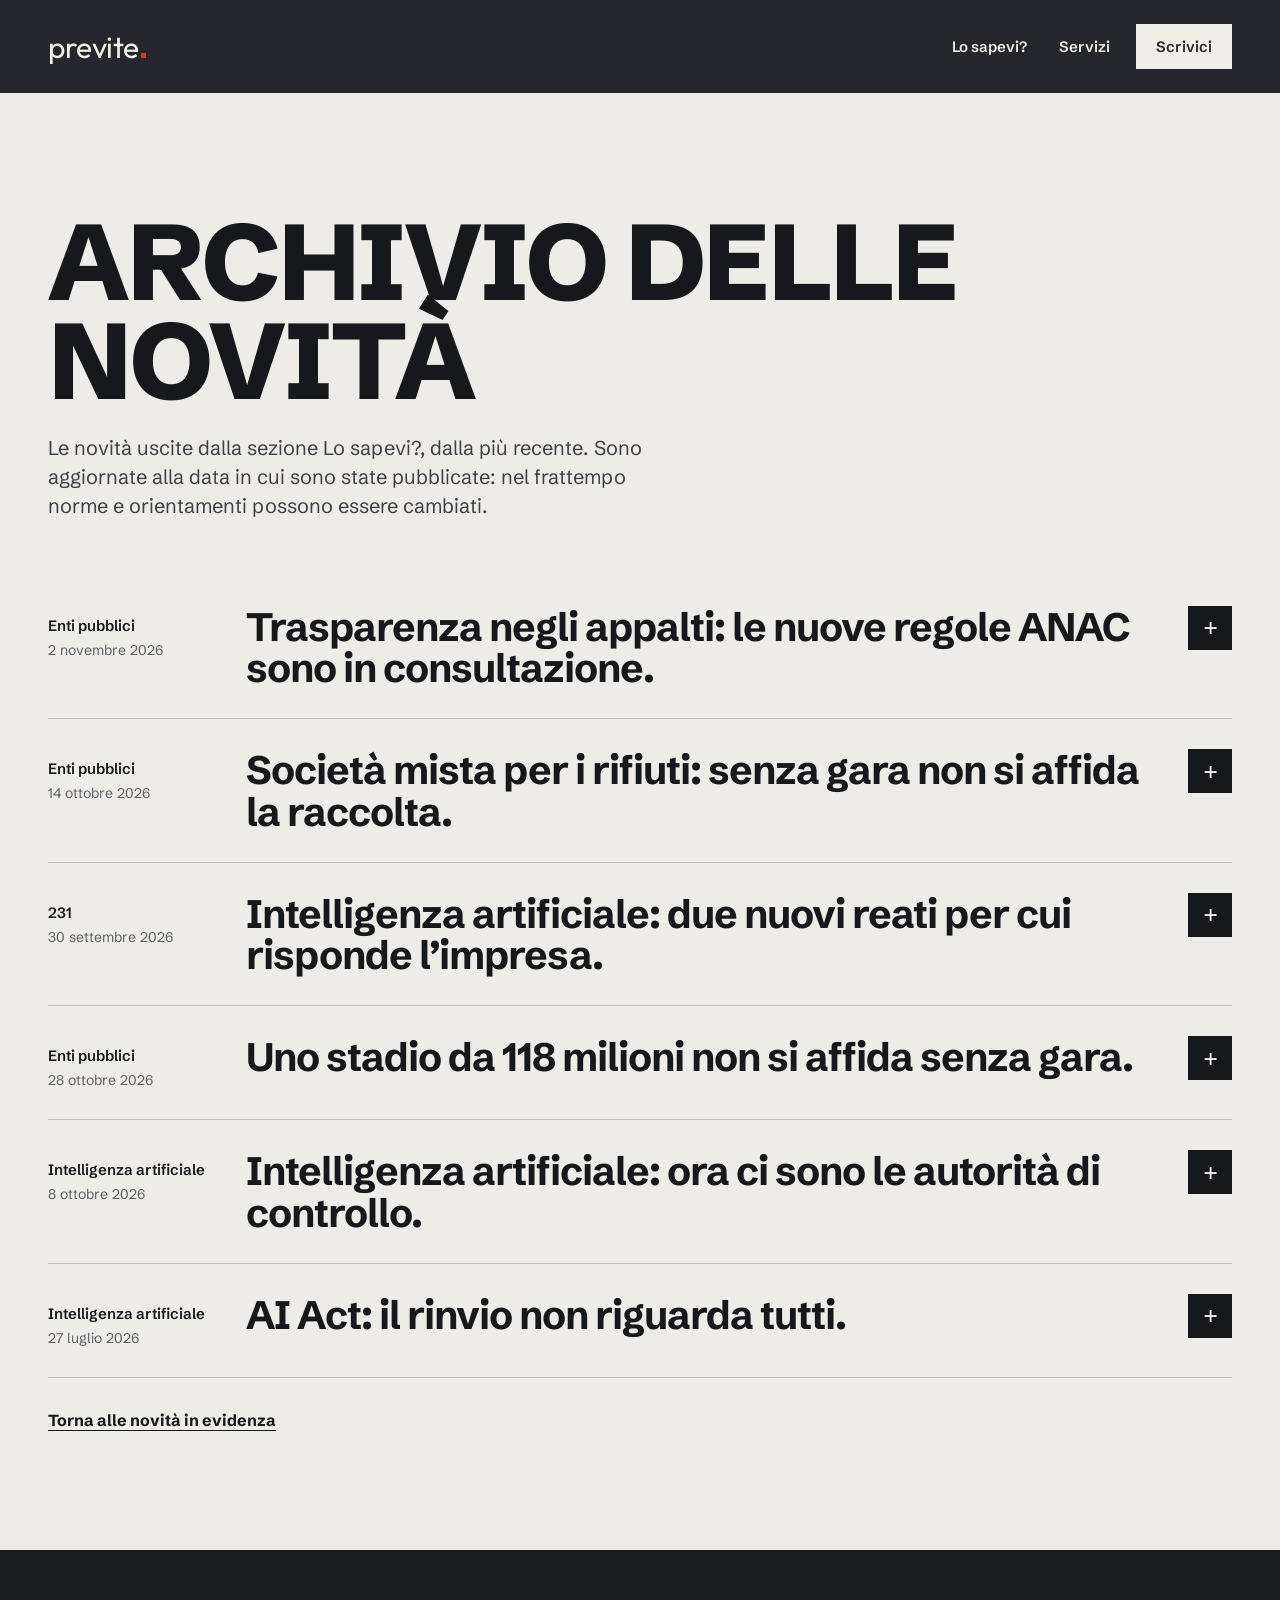
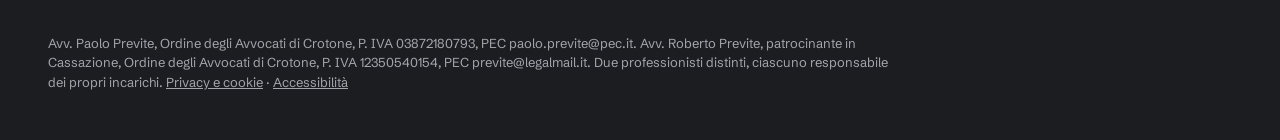
<file: archivio-novita.html>
<!doctype html>
<html lang="it">
<head>
<meta charset="utf-8">
<meta name="viewport" content="width=device-width,initial-scale=1">
<title>previte - archivio delle novità</title>
<meta name="description" content="Archivio delle novità di legge e delle sentenze pubblicate nella sezione Lo sapevi? dello studio.">
<link rel="canonical" href="https://previtelegal.it/archivio-novita">
<meta property="og:title" content="previte - archivio delle novità"><meta property="og:description" content="Archivio delle novità di legge e delle sentenze pubblicate dallo studio."><meta property="og:type" content="website"><meta property="og:url" content="https://previtelegal.it/archivio-novita"><meta property="og:locale" content="it_IT">
<meta name="theme-color" content="#25272C">
<link rel="icon" href="assets/favicon.svg" type="image/svg+xml">
<link rel="preload" href="assets/fonts/schibsted-grotesk-800.woff2" as="font" type="font/woff2" crossorigin>
<link rel="stylesheet" href="assets/fonts.css?v=mwffaa7">
<link rel="stylesheet" href="assets/index.css?v=mwffaa7">
</head>
<body>
<div class="site"><a class="skip" href="#contenuto">Vai al contenuto</a>
<header class="top" style="animation:none"><a class="logo" href="./" aria-label="previte, torna alla home">previte<i aria-hidden="true"></i></a><nav class="nav" aria-label="Principale"><a href="./#sapevi">Lo sapevi?</a><a href="./#servizi">Servizi</a><a class="cta" href="./#scrivici">Scrivici</a></nav></header>
<main id="contenuto">
<section class="sec light" id="archivio"><div class="in"><h1 class="h up">Archivio delle novità</h1><p class="lead">Le novità uscite dalla sezione Lo sapevi?, dalla più recente. Sono aggiornate alla data in cui sono state pubblicate: nel frattempo norme e orientamenti possono essere cambiati.</p>
<!-- ARCHIVIO: aggiungere le nuove voci in cima, non cancellarne nessuna -->
<div style="margin-top:56px"><div class="n" data-tag="amm"><button type="button" class="nb" aria-controls="ax0" aria-expanded="false"><span class="meta"><span>Enti pubblici</span><span>2 novembre 2026</span></span><span class="t">Trasparenza negli appalti: le nuove regole ANAC sono in consultazione.</span><span class="pm" aria-hidden="true">+</span></button><div class="nx" id="ax0" hidden><div><p class="src" style="margin:0 0 12px!important">In evidenza sul sito fino al 23 novembre 2026</p><h3>La novità</h3><p>Il 2 novembre 2026 l’ANAC ha messo in consultazione lo schema di una nuova delibera sugli obblighi di pubblicazione dei contratti pubblici, previsti dall’art. 28, comma 4, del d.lgs. 36/2023. Sostituirà la delibera n. 264/2023. Le osservazioni si inviano solo con il questionario online, entro le 23:59 del 2 dicembre 2026.</p><p class="src">Fonte: <a href="https://www.anticorruzione.it/-/news.2.11.2026.consultazione.obblighi.pubblicazione" target="_blank" rel="noopener">ANAC, comunicato del 2 novembre 2026<span class="vh"> (si apre in una nuova scheda)</span></a></p></div><div class="cm"><h3>Cosa significa</h3><p>Cambiano l’elenco degli atti da pubblicare in “Amministrazione trasparente”, il ruolo delle piattaforme digitali di approvvigionamento, la comunicazione all’ANAC di modifiche e varianti e le responsabilità di chi non pubblica. Riguarda stazioni appaltanti ed enti concedenti.</p><h3>Come può essere utile</h3><p>Un ente può segnalare all’ANAC le difficoltà pratiche prima che le regole diventino definitive. Per le imprese gli atti pubblicati sono il primo strumento per controllare come è stata gestita una gara.</p><a class="lk" href="./#scrivici">Scrivi allo studio</a></div></div></div><div class="n" data-tag="amm"><button type="button" class="nb" aria-controls="ax1" aria-expanded="false"><span class="meta"><span>Enti pubblici</span><span>14 ottobre 2026</span></span><span class="t">Società mista per i rifiuti: senza gara non si affida la raccolta.</span><span class="pm" aria-hidden="true">+</span></button><div class="nx" id="ax1" hidden><div><p class="src" style="margin:0 0 12px!important">In evidenza sul sito fino al 23 novembre 2026</p><h3>La novità</h3><p>TAR Lombardia, Brescia, sentenza n. 1364 pubblicata il 14 ottobre 2026. Alcuni Comuni avevano scelto il socio privato di una società mista solo per trattamento e smaltimento dei rifiuti, circa 59 milioni di euro. Poi le avevano affidato senza gara anche raccolta, trasporto e spazzamento, per circa 335 milioni. Il TAR ha accolto il ricorso e annullato gli atti.</p><p class="src">Fonte: <a href="https://mdp.giustizia-amministrativa.it/visualizza/?nodeRef=&schema=tar_bs&nrg=202600171&nomeFile=202601364_01.pdf&subDir=Provvedimenti" target="_blank" rel="noopener">Giustizia amministrativa, TAR Brescia n. 1364/2026<span class="vh"> (si apre in una nuova scheda)</span></a></p></div><div class="cm"><h3>Cosa significa</h3><p>La società mista evita una seconda gara solo se il socio privato è stato scelto proprio per i servizi che la società svolgerà. Se la gara copre una parte minore e il resto viene affidato direttamente, è un affidamento senza gara.</p><h3>Come può essere utile</h3><p>Per un Comune o una società partecipata conviene verificare che l’oggetto della gara per il socio corrisponda ai servizi affidati. Un operatore escluso può contestare gli affidamenti che non hanno avuto un vero confronto.</p><a class="lk" href="./#scrivici">Scrivi allo studio</a></div></div></div><div class="n" data-tag="r231"><button type="button" class="nb" aria-controls="ax2" aria-expanded="false"><span class="meta"><span>231</span><span>30 settembre 2026</span></span><span class="t">Intelligenza artificiale: due nuovi reati per cui risponde l’impresa.</span><span class="pm" aria-hidden="true">+</span></button><div class="nx" id="ax2" hidden><div><p class="src" style="margin:0 0 12px!important">In evidenza sul sito fino al 23 novembre 2026</p><h3>La novità</h3><p>Il d.lgs. 9 settembre 2026, n. 160, in vigore dal 30 settembre 2026, ha aggiunto al d.lgs. 231/2001 l’art. 25-vicies. L’impresa risponde se, nel suo interesse o a suo vantaggio, si omettono le misure di sicurezza o di sorveglianza umana sui sistemi di intelligenza artificiale ad alto rischio, o si alterano quei sistemi. Risponde anche per la diffusione illecita di contenuti generati o alterati con l’intelligenza artificiale. Oltre alle sanzioni in denaro sono previste quelle interdittive, come il divieto di contrattare con la pubblica amministrazione.</p><p class="src">Fonte: <a href="https://www.gazzettaufficiale.it/eli/id/2026/09/15/26G00179/sg" target="_blank" rel="noopener">Gazzetta Ufficiale, d.lgs. 160/2026<span class="vh"> (si apre in una nuova scheda)</span></a></p></div><div class="cm"><h3>Cosa significa</h3><p>L’uso dell’intelligenza artificiale entra tra i rischi che il MOGC deve considerare. Le sanzioni arrivano fino a mille quote, e le misure interdittive possono fermare parte dell’attività.</p><h3>Come può essere utile</h3><p>Chi ha un MOGC dovrebbe censire i sistemi di intelligenza artificiale usati in azienda, capire se qualcuno è ad alto rischio e prevedere chi li sorveglia. È anche il momento di aggiornare la formazione e i controlli dell’organismo di vigilanza.</p><a class="lk" href="./#scrivici">Scrivi allo studio</a></div></div></div><div class="n" data-tag="amm"><button type="button" class="nb" aria-controls="ax3" aria-expanded="false"><span class="meta"><span>Enti pubblici</span><span>28 ottobre 2026</span></span><span class="t">Uno stadio da 118 milioni non si affida senza gara.</span><span class="pm" aria-hidden="true">+</span></button><div class="nx" id="ax3" hidden><div><p class="src" style="margin:0 0 12px!important">In evidenza sul sito fino al 16 novembre 2026</p><h3>La novità</h3><p>Con la delibera n. 434 del 28 ottobre 2026 l’ANAC ha ritenuto illegittimo l’affidamento diretto, senza gara, della riqualificazione e gestione di uno stadio comunale alla società sportiva che lo utilizza: un’operazione da 118 milioni di euro.</p><p class="src">Fonte: <a href="https://www.appaltiecontratti.it/riqualificazione-stadio-illegittimo-affidamento-diretto-sopra-soglia-del-progetto-a-utilizzatrice/" target="_blank" rel="noopener">Appalti e Contratti, delibera ANAC n. 434/2026<span class="vh"> (si apre in una nuova scheda)</span></a></p></div><div class="cm"><h3>Cosa significa</h3><p>Anche quando la legge sullo sport consente un percorso semplificato, restano ferme le regole sulle concessioni. Il principio vale per lo stadio come per il centro sportivo comunale.</p><h3>Come può essere utile</h3><p>Chi propone un intervento su un impianto deve mettere in conto il confronto con altri operatori. Chi è rimasto escluso può chiedere che quel confronto ci sia.</p><a class="lk" href="./#scrivici">Scrivi allo studio</a></div></div></div><div class="n" data-tag="ia"><button type="button" class="nb" aria-controls="ax4" aria-expanded="false"><span class="meta"><span>Intelligenza artificiale</span><span>8 ottobre 2026</span></span><span class="t">Intelligenza artificiale: ora ci sono le autorità di controllo.</span><span class="pm" aria-hidden="true">+</span></button><div class="nx" id="ax4" hidden><div><p class="src" style="margin:0 0 12px!important">In evidenza sul sito fino al 16 novembre 2026</p><h3>La novità</h3><p>Il d.lgs. 7 ottobre 2026, n. 179, in vigore dal 23 ottobre, adegua l’ordinamento italiano all’AI Act. Definisce i poteri di AgID e ACN, il sistema delle sanzioni e porta l’intelligenza artificiale nella formazione obbligatoria delle professioni.</p><p class="src">Fonte: <a href="https://www.diritto.it/decreto-ai-2026-regole-sanzioni-obblighi-italia/" target="_blank" rel="noopener">Diritto.it, decreto AI 2026<span class="vh"> (si apre in una nuova scheda)</span></a></p></div><div class="cm"><h3>Cosa significa</h3><p>In Italia ci sono ora autorità che possono chiedere conto di come un’impresa usa l’intelligenza artificiale, e sono previste sanzioni. Per i professionisti la formazione sull’intelligenza artificiale entra nell’aggiornamento obbligatorio.</p><h3>Come può essere utile</h3><p>È opportuno individuare chi in azienda risponde dei sistemi di intelligenza artificiale e mettere per iscritto poche regole d’uso. In caso di controllo aiuta molto.</p><a class="lk" href="./#scrivici">Scrivi allo studio</a></div></div></div><div class="n" data-tag="ia"><button type="button" class="nb" aria-controls="ax5" aria-expanded="false"><span class="meta"><span>Intelligenza artificiale</span><span>27 luglio 2026</span></span><span class="t">AI Act: il rinvio non riguarda tutti.</span><span class="pm" aria-hidden="true">+</span></button><div class="nx" id="ax5" hidden><div><p class="src" style="margin:0 0 12px!important">In evidenza sul sito fino al 16 novembre 2026</p><h3>La novità</h3><p>Il Digital Omnibus, Regolamento (UE) 2026/1744, è in vigore dal 27 luglio 2026. Sposta gli obblighi sui sistemi ad alto rischio al 2 dicembre 2027 (Allegato III) e al 2 agosto 2028 (sistemi integrati nei prodotti). Dal 2 dicembre 2026 si applicano nuovi divieti.</p><p class="src">Fonte: <a href="https://eur-lex.europa.eu/legal-content/IT/TXT/PDF/?uri=OJ%3AL_202601744" target="_blank" rel="noopener">EUR-Lex, Regolamento (UE) 2026/1744<span class="vh"> (si apre in una nuova scheda)</span></a></p></div><div class="cm"><h3>Cosa significa</h3><p>Il rinvio riguarda i sistemi che incidono sulle persone, come la selezione dei curriculum o la valutazione del credito. Per chatbot, contenuti generati e pratiche vietate resta il calendario originario.</p><h3>Come può essere utile</h3><p>È utile avere un elenco dei sistemi di intelligenza artificiale usati in azienda e di chi li usa. È il primo documento richiesto in un controllo e permette di capire se il rinvio ti riguarda.</p><a class="lk" href="./#scrivici">Scrivi allo studio</a></div></div></div></div>
<p style="margin:32px 0 0;font-weight:700"><a href="./#sapevi" style="color:var(--tx);text-decoration:underline;text-underline-offset:4px">Torna alle novità in evidenza</a></p>
</div></section>
</main>
<footer class="sec ink"><div class="in" style="padding-top:48px;padding-bottom:48px"><p class="legal">Avv. Paolo Previte, Ordine degli Avvocati di Crotone, P. IVA 03872180793, PEC paolo.previte@pec.it. Avv. Roberto Previte, patrocinante in Cassazione, Ordine degli Avvocati di Crotone, P. IVA 12350540154, PEC previte@legalmail.it. Due professionisti distinti, ciascuno responsabile dei propri incarichi. <a href="privacy" style="text-decoration:underline">Privacy e cookie</a> · <a href="privacy#accessibilita" style="text-decoration:underline">Accessibilità</a></p></div></footer>
</div>
<script src="assets/index.js?v=mwffaa7" defer></script>
</body>
</html>
</file>
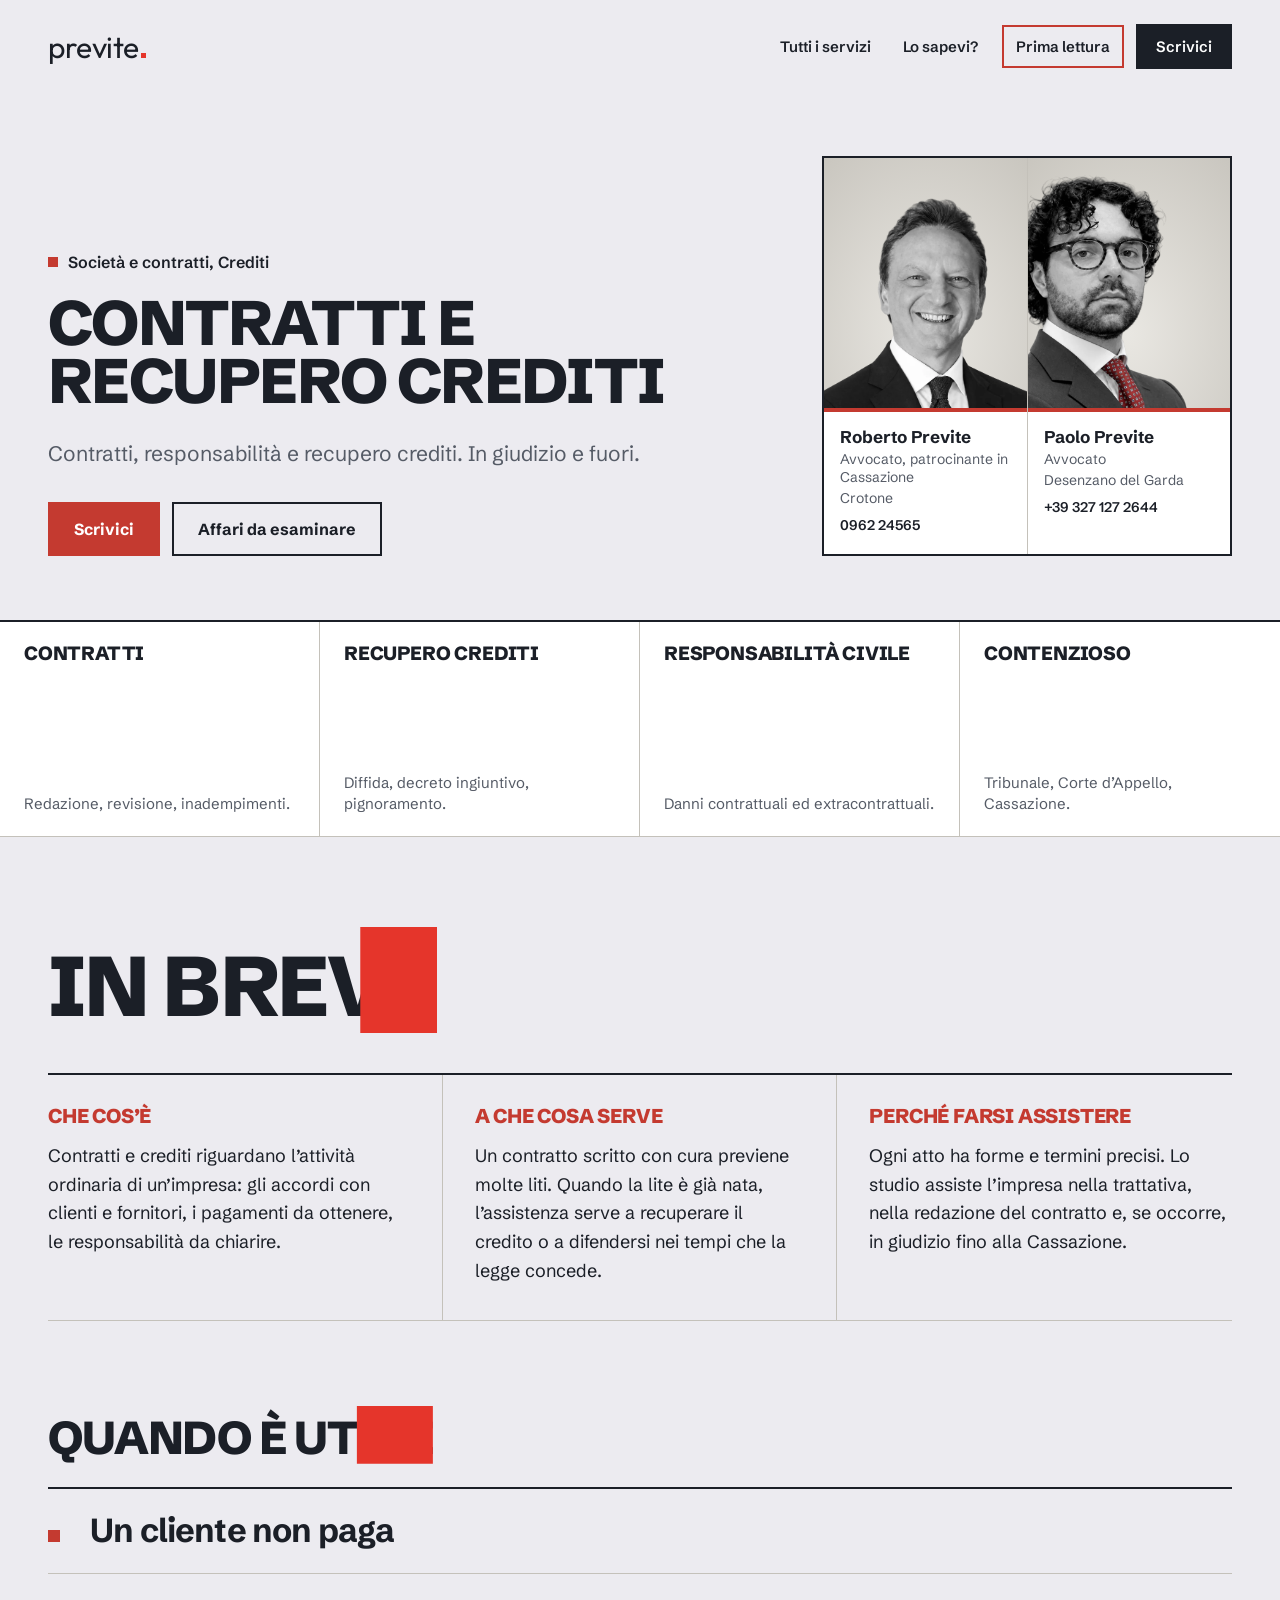
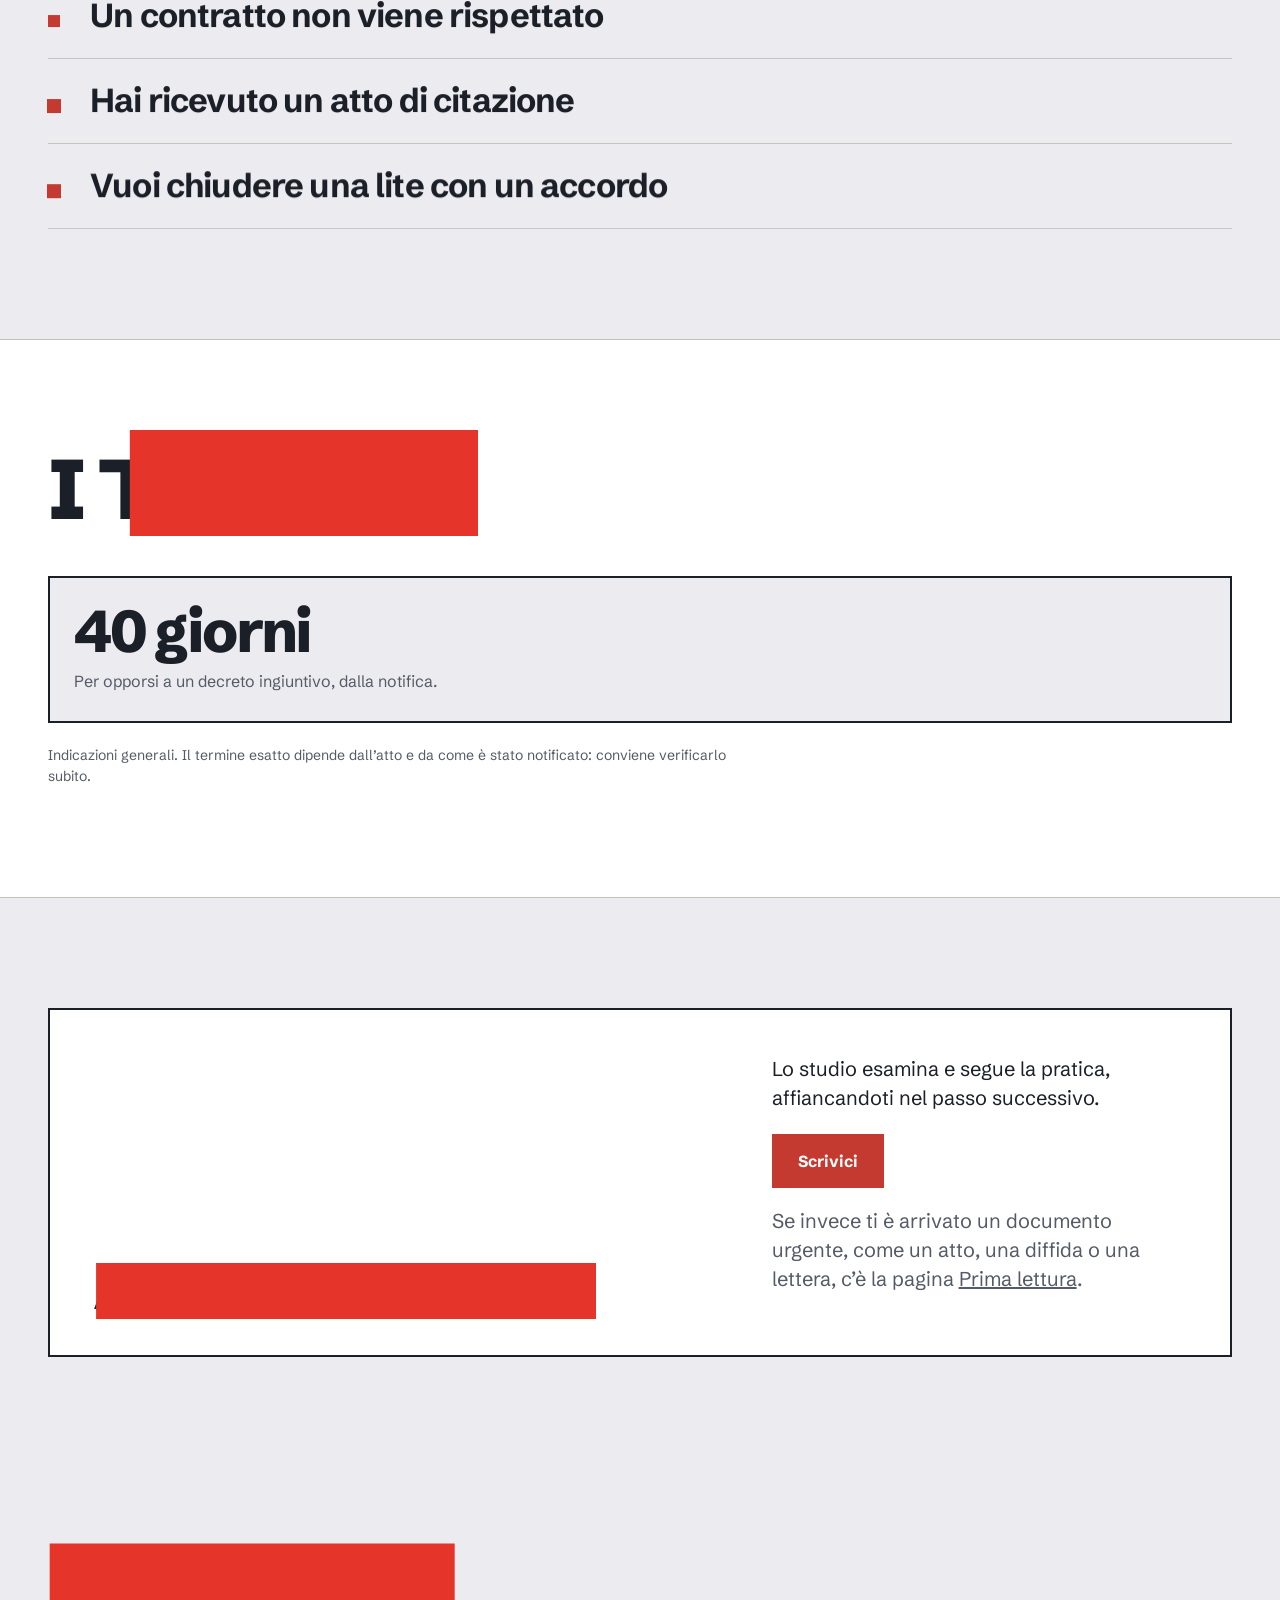
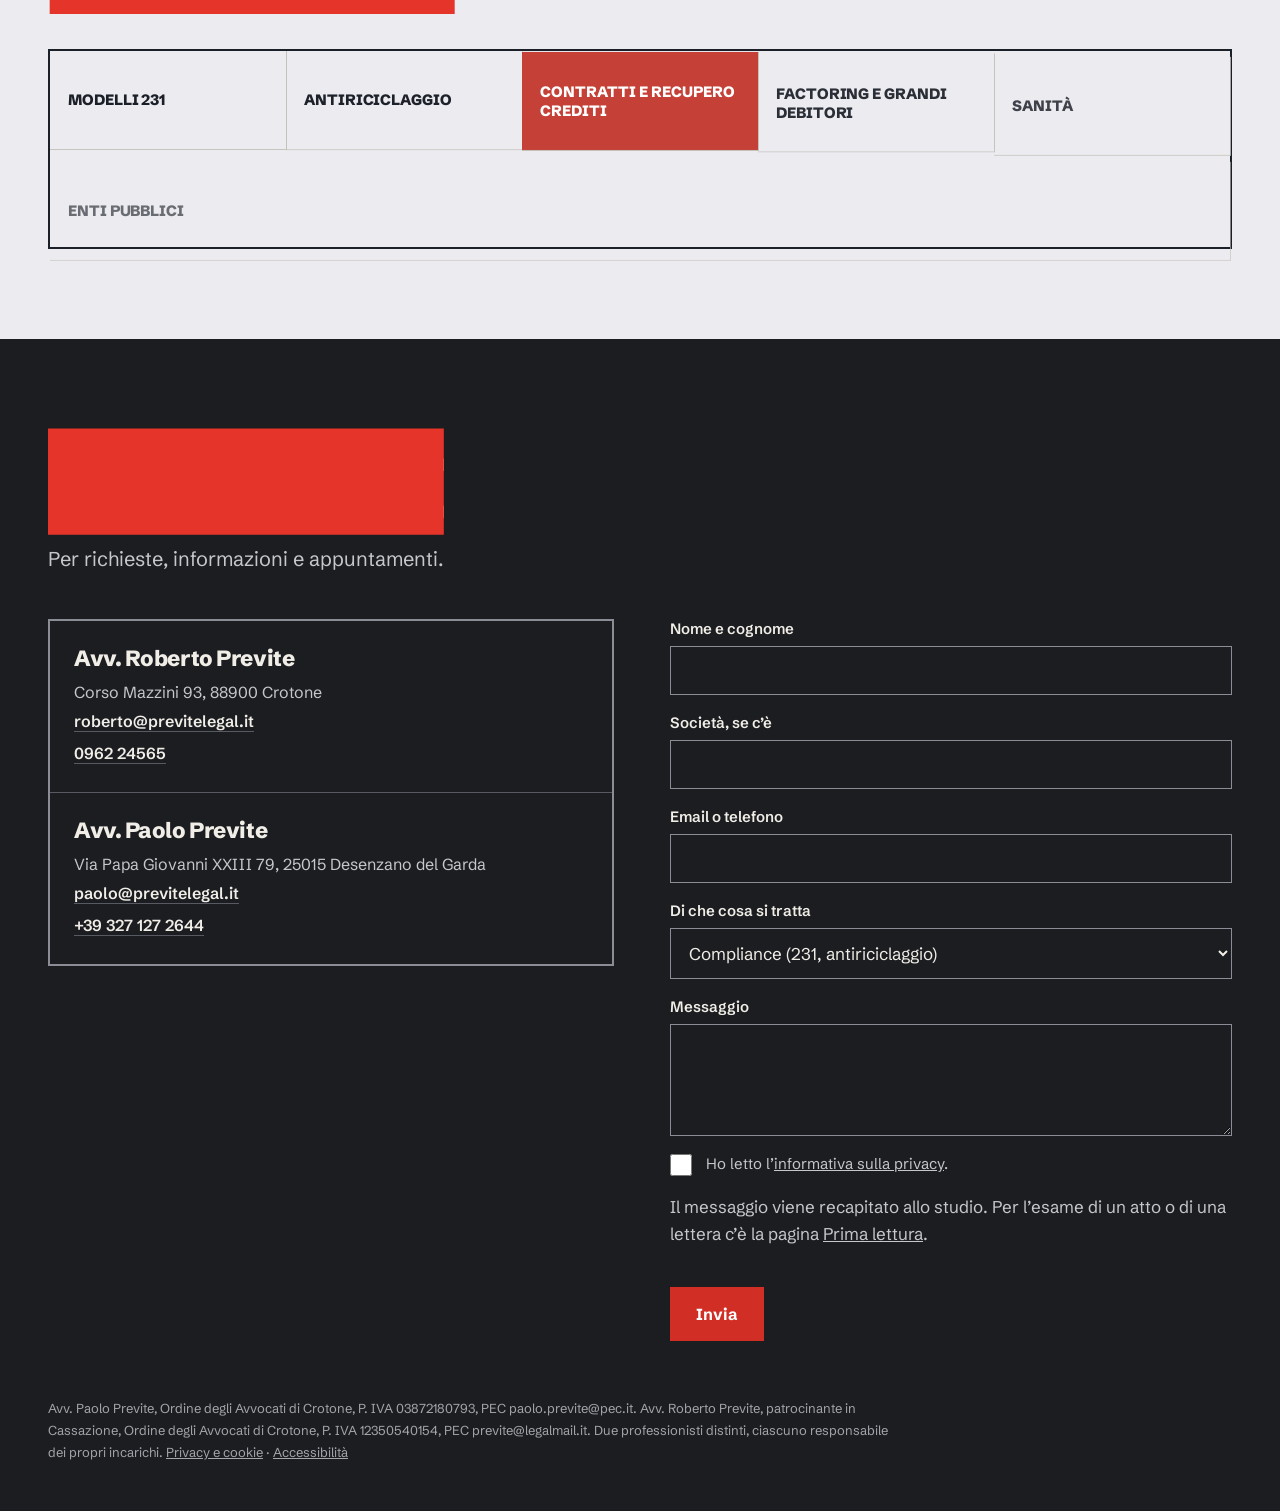
<file: contratti-e-crediti.html>
<!doctype html>
<html lang="it">
<head>
<meta charset="utf-8">
<meta name="viewport" content="width=device-width,initial-scale=1">
<title>previte - contratti e recupero crediti</title>
<meta name="description" content="Contratti, responsabilità e recupero crediti per le imprese, in giudizio e fuori.">
<link rel="canonical" href="https://previtelegal.it/contratti-e-crediti">
<meta property="og:title" content="previte - contratti e recupero crediti"><meta property="og:description" content="Contratti, responsabilità e recupero crediti per le imprese, in giudizio e fuori."><meta property="og:type" content="website"><meta property="og:url" content="https://previtelegal.it/contratti-e-crediti"><meta property="og:locale" content="it_IT">
<meta name="theme-color" content="#25272C">
<link rel="icon" href="assets/favicon.svg" type="image/svg+xml">
<link rel="preload" href="assets/fonts/schibsted-grotesk-800.woff2" as="font" type="font/woff2" crossorigin>
<link rel="stylesheet" href="assets/fonts.css?v=mwffaa7">
<link rel="stylesheet" href="assets/contratti-e-crediti.css?v=mwffaa7">
</head>
<body>
<div class="site"><a class="skip" href="#contenuto">Vai al contenuto</a>
<header class="top"><a class="logo" href="./" aria-label="previte, torna alla home">previte<i aria-hidden="true"></i></a><nav class="nav" aria-label="Principale"><a href="./#servizi">Tutti i servizi</a><a href="./#sapevi">Lo sapevi?</a><a class="ur" href="prima-lettura">Prima lettura</a><a class="cta" href="#scrivici">Scrivici</a></nav></header>
<main id="contenuto">
<section class="hero"><div><p class="grp"><i aria-hidden="true"></i>Società e contratti, Crediti</p><h1 class="h1 up">Contratti e recupero crediti</h1><p class="lead">Contratti, responsabilità e recupero crediti. In giudizio e fuori.</p><div class="hb"><a class="btn" href="#scrivici">Scrivici</a><a class="btn gh" href="#inizia">Affari da esaminare</a></div></div><div class="pe"><article class="pc"><div class="ph"><img src="assets/roberto-previte.webp?v=mwffaa7" alt="Avv. Roberto Previte"></div><div class="pt"><b>Roberto Previte</b><span>Avvocato, patrocinante in Cassazione</span><span>Crotone</span><a href="tel:+39096224565">0962 24565</a></div></article><article class="pc"><div class="ph"><img src="assets/paolo-previte.webp?v=mwffaa7" alt="Avv. Paolo Previte"></div><div class="pt"><b>Paolo Previte</b><span>Avvocato</span><span>Desenzano del Garda</span><a href="tel:+393271272644">+39 327 127 2644</a></div></article></div></section>
<div class="acts"><div class="act"><b>Contratti</b><span>Redazione, revisione, inadempimenti.</span></div><div class="act"><b>Recupero crediti</b><span>Diffida, decreto ingiuntivo, pignoramento.</span></div><div class="act"><b>Responsabilità civile</b><span>Danni contrattuali ed extracontrattuali.</span></div><div class="act"><b>Contenzioso</b><span>Tribunale, Corte d’Appello, Cassazione.</span></div></div>
<section><div class="in"><h2 class="h up">In breve</h2><div class="ex"><div><h3>Che cos’è</h3><p>Contratti e crediti riguardano l’attività ordinaria di un’impresa: gli accordi con clienti e fornitori, i pagamenti da ottenere, le responsabilità da chiarire.</p></div><div><h3>A che cosa serve</h3><p>Un contratto scritto con cura previene molte liti. Quando la lite è già nata, l’assistenza serve a recuperare il credito o a difendersi nei tempi che la legge concede.</p></div><div><h3>Perché farsi assistere</h3><p>Ogni atto ha forme e termini precisi. Lo studio assiste l’impresa nella trattativa, nella redazione del contratto e, se occorre, in giudizio fino alla Cassazione.</p></div></div>
<h2 class="h2b up">Quando è utile</h2><div class="wl" style="margin-top:28px"><div class="wi"><i aria-hidden="true"></i><span>Un cliente non paga</span></div><div class="wi"><i aria-hidden="true"></i><span>Un contratto non viene rispettato</span></div><div class="wi"><i aria-hidden="true"></i><span>Hai ricevuto un atto di citazione</span></div><div class="wi"><i aria-hidden="true"></i><span>Vuoi chiudere una lite con un accordo</span></div></div></div></section>
<section class="band"><div class="in"><h2 class="h up">I termini</h2><div class="cells"><div class="cell"><span class="big">40 giorni</span><p>Per opporsi a un decreto ingiuntivo, dalla notifica.</p></div></div><p class="note">Indicazioni generali. Il termine esatto dipende dall’atto e da come è stato notificato: conviene verificarlo subito.</p></div></section>
<section id="inizia"><div class="in"><div class="cta2"><h2 class="up">Affari da esaminare</h2><div><p>Lo studio esamina e segue la pratica, affiancandoti nel passo successivo.</p><a class="btn" href="#scrivici">Scrivici</a><p class="note" style="margin-top:18px">Se invece ti è arrivato un documento urgente, come un atto, una diffida o una lettera, c’è la pagina <a href="prima-lettura" style="text-decoration:underline">Prima lettura</a>.</p></div></div></div></section>
<section><div class="in" style="padding-top:90px;padding-bottom:90px"><h2 class="h up" style="font-size:clamp(34px,4.4vw,64px)">Le altre aree</h2><div class="oth"><a href="modelli-231">Modelli 231</a><a href="antiriciclaggio">Antiriciclaggio</a><a href="contratti-e-crediti" class="me" aria-current="page">Contratti e recupero crediti</a><a href="factoring">Factoring e grandi debitori</a><a href="sanita">Sanità</a><a href="enti-pubblici">Enti pubblici</a></div></div></section>
</main>
<footer class="ink" id="scrivici"><div class="in" style="padding-bottom:48px"><h2 class="h up">Scrivici</h2><p style="margin:20px 0 0;font-size:20px;color:#C6C7CB">Per richieste, informazioni e appuntamenti.</p>
<div class="ct"><div class="pp2"><div class="pc2"><b>Avv. Roberto Previte</b><span>Corso Mazzini 93, 88900 Crotone</span><a href="mailto:roberto@previtelegal.it">roberto@previtelegal.it</a><a href="tel:+39096224565">0962 24565</a></div><div class="pc2"><b>Avv. Paolo Previte</b><span>Via Papa Giovanni XXIII 79, 25015 Desenzano del Garda</span><a href="mailto:paolo@previtelegal.it">paolo@previtelegal.it</a><a href="tel:+393271272644">+39 327 127 2644</a></div></div>
<form class="sf2" action="mailto:paolo@previtelegal.it?subject=Richiesta%20dal%20sito" method="post" enctype="text/plain"><label class="hp" aria-hidden="true">Lascia vuoto<input type="text" name="hp" tabindex="-1" autocomplete="off"></label><label>Nome e cognome<input type="text" name="Nome" autocomplete="name" required></label><label>Società, se c’è<input type="text" name="Societa" autocomplete="organization"></label><label>Email o telefono<input type="text" name="Recapito" required></label><label>Di che cosa si tratta<select name="Argomento"><option>Compliance (231, antiriciclaggio)</option><option>Società e contratti</option><option>Crediti</option><option>Sanità</option><option>Enti pubblici</option><option>Altro</option></select></label><label>Messaggio<textarea name="Messaggio" rows="4" required></textarea></label><label class="ck2"><input type="checkbox" name="Privacy" value="informativa letta" required><span>Ho letto l’<a href="privacy">informativa sulla privacy</a>.</span></label><p class="fn">Il messaggio viene recapitato allo studio. Per l’esame di un atto o di una lettera c’è la pagina <a href="prima-lettura">Prima lettura</a>.</p><p class="fst" role="status" aria-live="polite"></p><button type="submit" class="btn">Invia</button></form></div>
<p class="legal">Avv. Paolo Previte, Ordine degli Avvocati di Crotone, P. IVA 03872180793, PEC paolo.previte@pec.it. Avv. Roberto Previte, patrocinante in Cassazione, Ordine degli Avvocati di Crotone, P. IVA 12350540154, PEC previte@legalmail.it. Due professionisti distinti, ciascuno responsabile dei propri incarichi. <a href="privacy" style="text-decoration:underline">Privacy e cookie</a> · <a href="privacy#accessibilita" style="text-decoration:underline">Accessibilità</a></p></div></footer>
</div>

<script src="assets/moduli.js?v=mwffaa7" defer></script>
<script src="assets/gsap.min.js?v=mwffaa7" defer></script>
<script src="assets/ScrollTrigger.min.js?v=mwffaa7" defer></script>
<script src="assets/motion.js?v=mwffaa7" defer></script>
</body>
</html>
</file>
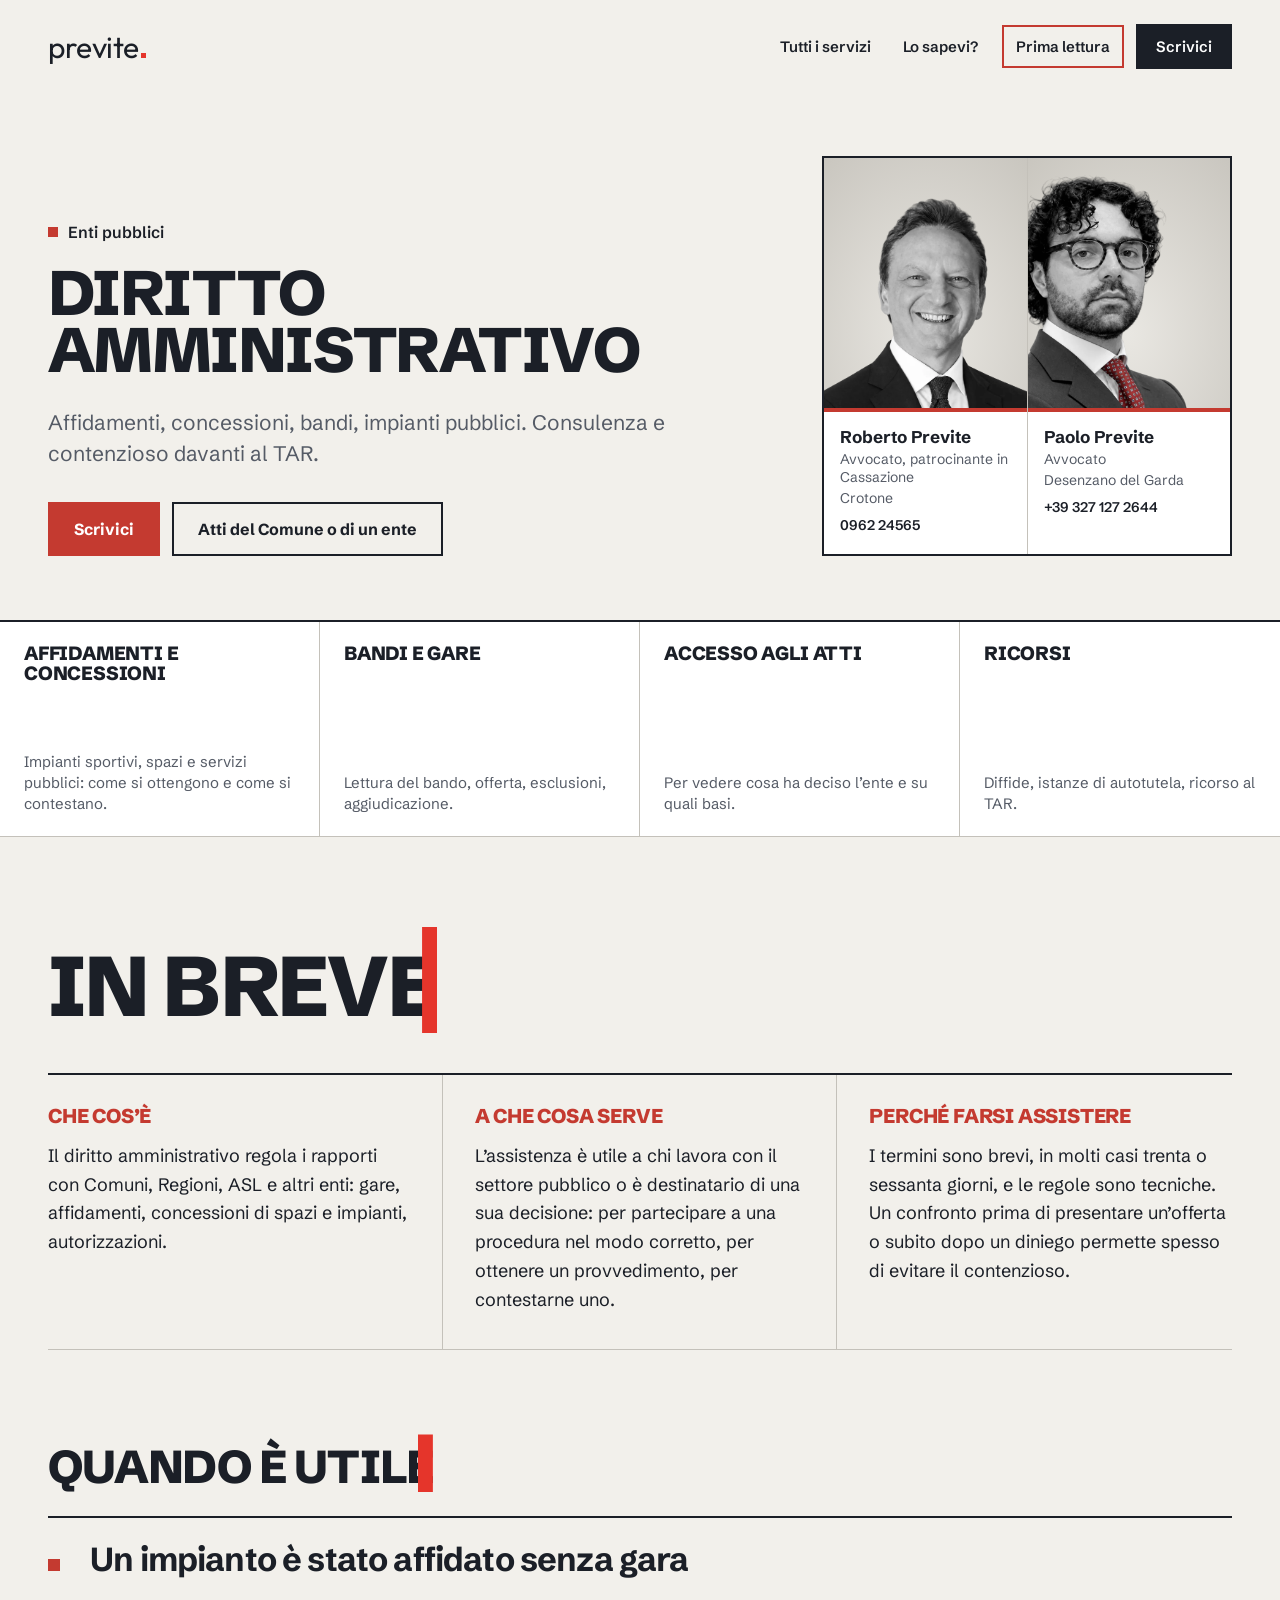
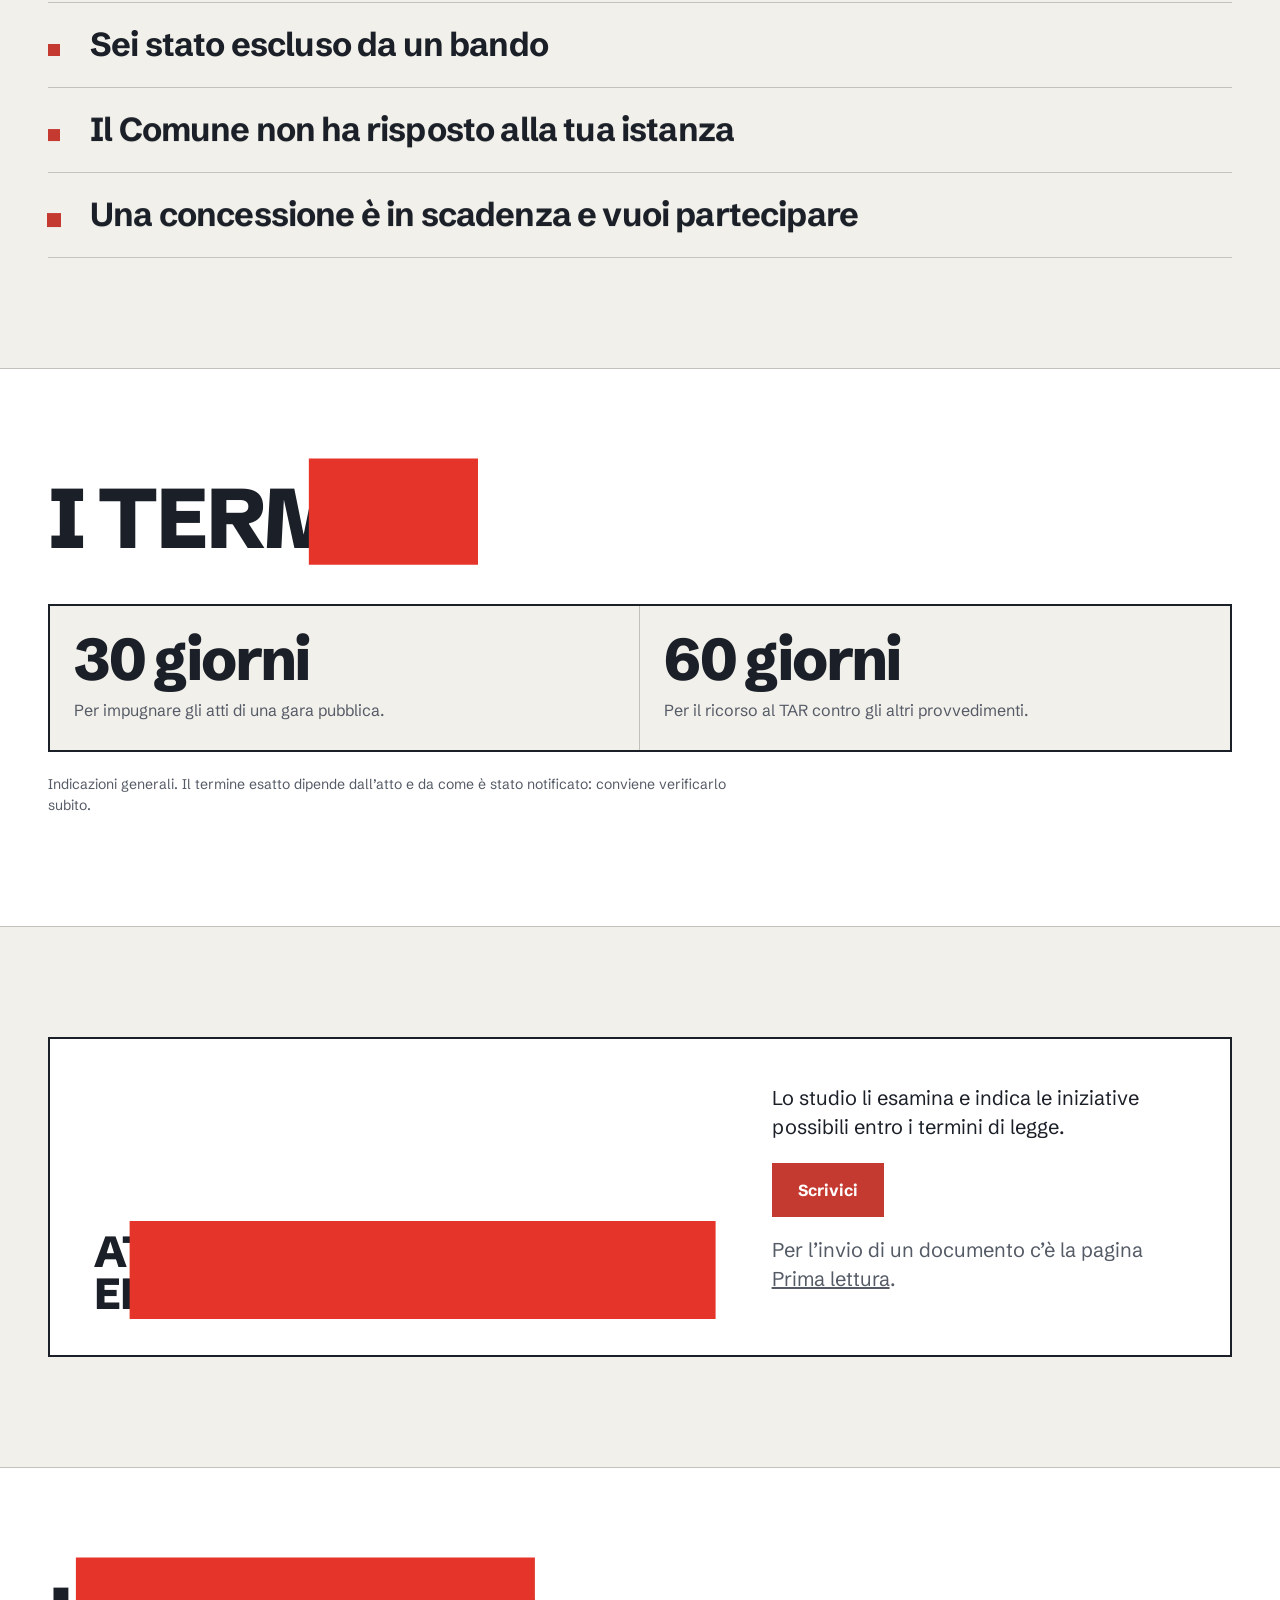
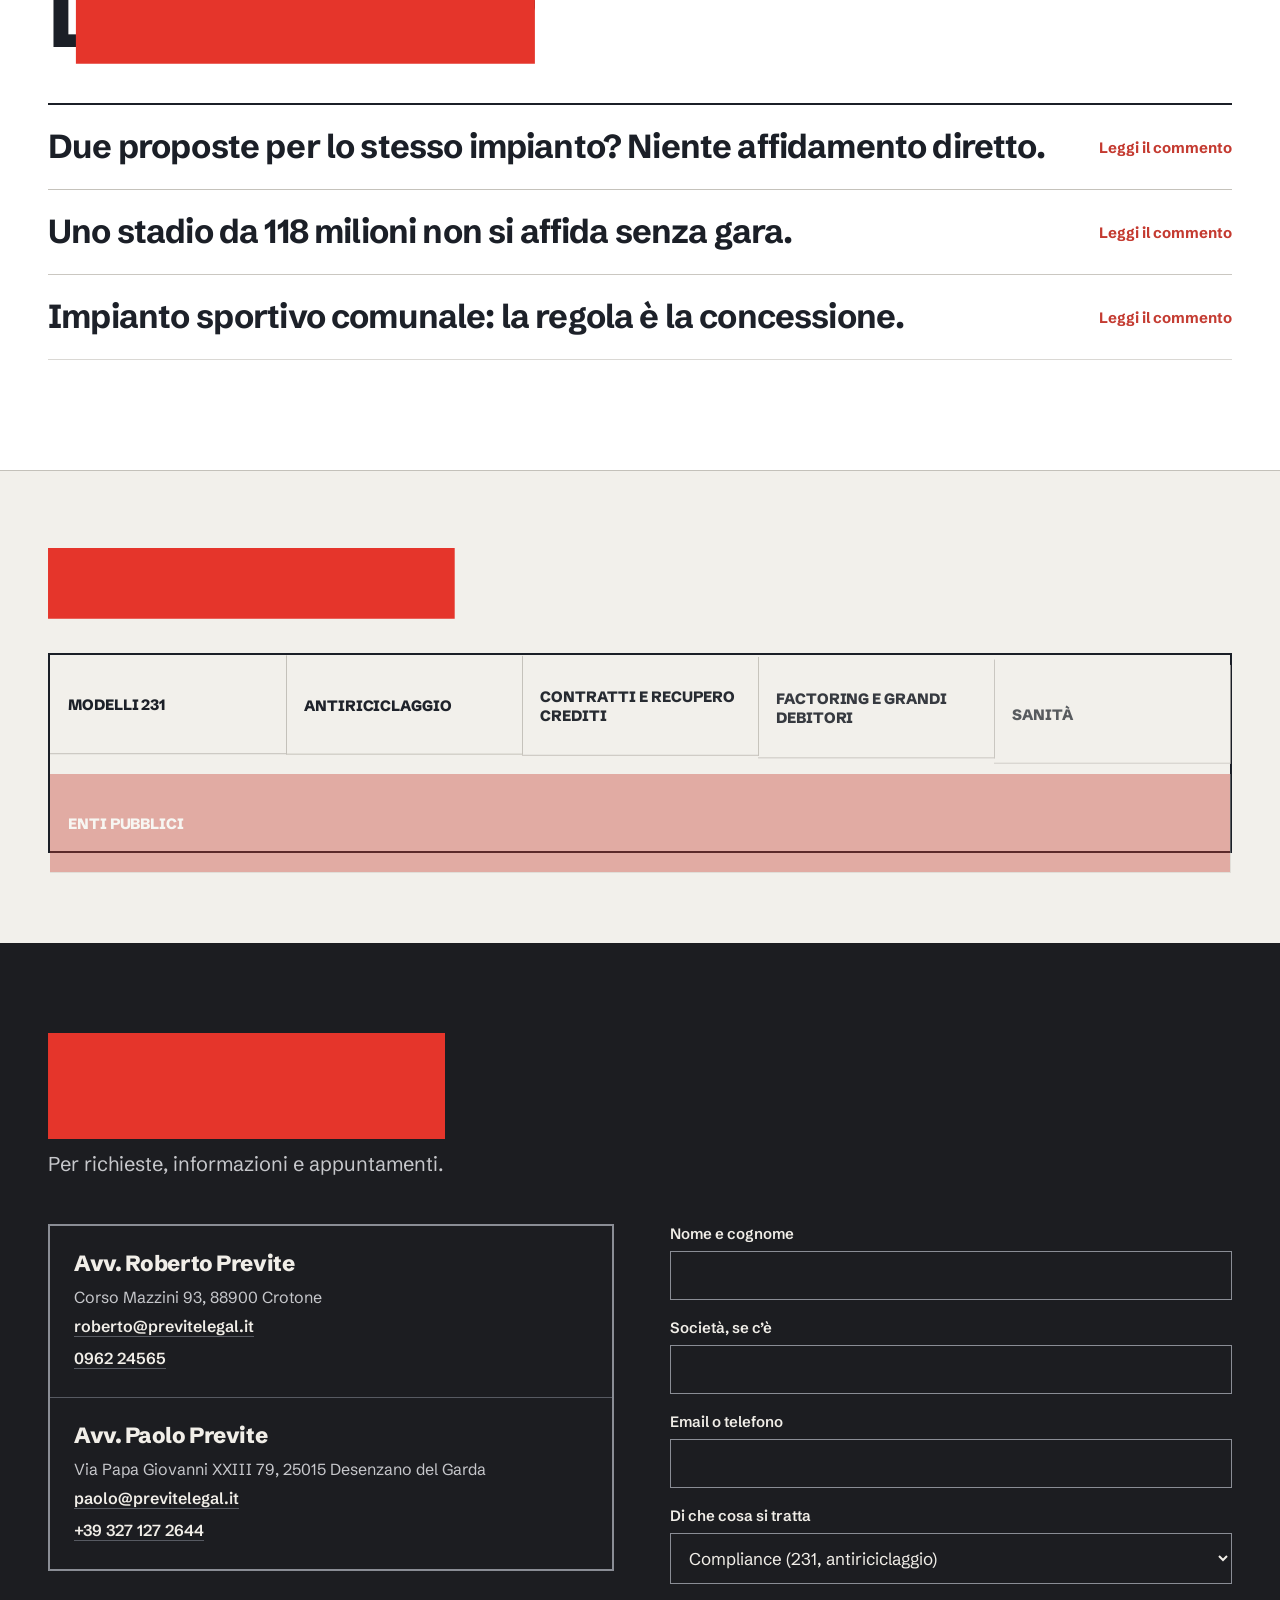
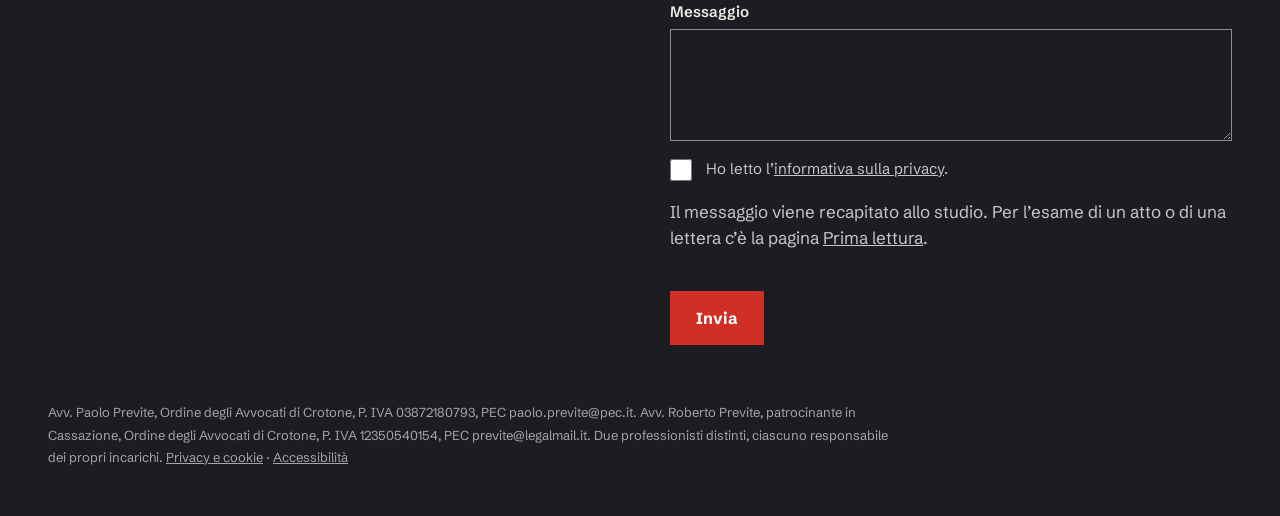
<file: enti-pubblici.html>
<!doctype html>
<html lang="it">
<head>
<meta charset="utf-8">
<meta name="viewport" content="width=device-width,initial-scale=1">
<title>previte - diritto amministrativo</title>
<meta name="description" content="Diritto amministrativo: affidamenti, concessioni, bandi, impianti pubblici, ricorsi al TAR.">
<link rel="canonical" href="https://previtelegal.it/enti-pubblici">
<meta property="og:title" content="previte - diritto amministrativo"><meta property="og:description" content="Diritto amministrativo: affidamenti, concessioni, bandi, impianti pubblici, ricorsi al TAR."><meta property="og:type" content="website"><meta property="og:url" content="https://previtelegal.it/enti-pubblici"><meta property="og:locale" content="it_IT">
<meta name="theme-color" content="#25272C">
<link rel="icon" href="assets/favicon.svg" type="image/svg+xml">
<link rel="preload" href="assets/fonts/schibsted-grotesk-800.woff2" as="font" type="font/woff2" crossorigin>
<link rel="stylesheet" href="assets/fonts.css?v=mwffaa7">
<link rel="stylesheet" href="assets/enti-pubblici.css?v=mwffaa7">
</head>
<body>
<div class="site"><a class="skip" href="#contenuto">Vai al contenuto</a>
<header class="top"><a class="logo" href="./" aria-label="previte, torna alla home">previte<i aria-hidden="true"></i></a><nav class="nav" aria-label="Principale"><a href="./#servizi">Tutti i servizi</a><a href="./#sapevi">Lo sapevi?</a><a class="ur" href="prima-lettura">Prima lettura</a><a class="cta" href="#scrivici">Scrivici</a></nav></header>
<main id="contenuto">
<section class="hero"><div><p class="grp"><i aria-hidden="true"></i>Enti pubblici</p><h1 class="h1 up">Diritto amministrativo</h1><p class="lead">Affidamenti, concessioni, bandi, impianti pubblici. Consulenza e contenzioso davanti al TAR.</p><div class="hb"><a class="btn" href="#scrivici">Scrivici</a><a class="btn gh" href="#inizia">Atti del Comune o di un ente</a></div></div><div class="pe"><article class="pc"><div class="ph"><img src="assets/roberto-previte.webp?v=mwffaa7" alt="Avv. Roberto Previte"></div><div class="pt"><b>Roberto Previte</b><span>Avvocato, patrocinante in Cassazione</span><span>Crotone</span><a href="tel:+39096224565">0962 24565</a></div></article><article class="pc"><div class="ph"><img src="assets/paolo-previte.webp?v=mwffaa7" alt="Avv. Paolo Previte"></div><div class="pt"><b>Paolo Previte</b><span>Avvocato</span><span>Desenzano del Garda</span><a href="tel:+393271272644">+39 327 127 2644</a></div></article></div></section>
<div class="acts"><div class="act"><b>Affidamenti e concessioni</b><span>Impianti sportivi, spazi e servizi pubblici: come si ottengono e come si contestano.</span></div><div class="act"><b>Bandi e gare</b><span>Lettura del bando, offerta, esclusioni, aggiudicazione.</span></div><div class="act"><b>Accesso agli atti</b><span>Per vedere cosa ha deciso l’ente e su quali basi.</span></div><div class="act"><b>Ricorsi</b><span>Diffide, istanze di autotutela, ricorso al TAR.</span></div></div>
<section><div class="in"><h2 class="h up">In breve</h2><div class="ex"><div><h3>Che cos’è</h3><p>Il diritto amministrativo regola i rapporti con Comuni, Regioni, ASL e altri enti: gare, affidamenti, concessioni di spazi e impianti, autorizzazioni.</p></div><div><h3>A che cosa serve</h3><p>L’assistenza è utile a chi lavora con il settore pubblico o è destinatario di una sua decisione: per partecipare a una procedura nel modo corretto, per ottenere un provvedimento, per contestarne uno.</p></div><div><h3>Perché farsi assistere</h3><p>I termini sono brevi, in molti casi trenta o sessanta giorni, e le regole sono tecniche. Un confronto prima di presentare un’offerta o subito dopo un diniego permette spesso di evitare il contenzioso.</p></div></div>
<h2 class="h2b up">Quando è utile</h2><div class="wl" style="margin-top:28px"><div class="wi"><i aria-hidden="true"></i><span>Un impianto è stato affidato senza gara</span></div><div class="wi"><i aria-hidden="true"></i><span>Sei stato escluso da un bando</span></div><div class="wi"><i aria-hidden="true"></i><span>Il Comune non ha risposto alla tua istanza</span></div><div class="wi"><i aria-hidden="true"></i><span>Una concessione è in scadenza e vuoi partecipare</span></div></div></div></section>
<section class="band"><div class="in"><h2 class="h up">I termini</h2><div class="cells"><div class="cell"><span class="big">30 giorni</span><p>Per impugnare gli atti di una gara pubblica.</p></div><div class="cell"><span class="big">60 giorni</span><p>Per il ricorso al TAR contro gli altri provvedimenti.</p></div></div><p class="note">Indicazioni generali. Il termine esatto dipende dall’atto e da come è stato notificato: conviene verificarlo subito.</p></div></section>
<section id="inizia"><div class="in"><div class="cta2"><h2 class="up">Atti del Comune o di un ente</h2><div><p>Lo studio li esamina e indica le iniziative possibili entro i termini di legge.</p><a class="btn" href="#scrivici">Scrivici</a><p class="note" style="margin-top:18px">Per l’invio di un documento c’è la pagina <a href="prima-lettura" style="text-decoration:underline">Prima lettura</a>.</p></div></div></div></section>
<section class="band"><div class="in"><h2 class="h up">Lo sapevi?</h2><div class="nl"><a class="ni" href="./#sapevi"><span>Due proposte per lo stesso impianto? Niente affidamento diretto.</span><em>Leggi il commento</em></a><a class="ni" href="./#sapevi"><span>Uno stadio da 118 milioni non si affida senza gara.</span><em>Leggi il commento</em></a><a class="ni" href="./#sapevi"><span>Impianto sportivo comunale: la regola è la concessione.</span><em>Leggi il commento</em></a></div></div></section>
<section><div class="in" style="padding-top:90px;padding-bottom:90px"><h2 class="h up" style="font-size:clamp(34px,4.4vw,64px)">Le altre aree</h2><div class="oth"><a href="modelli-231">Modelli 231</a><a href="antiriciclaggio">Antiriciclaggio</a><a href="contratti-e-crediti">Contratti e recupero crediti</a><a href="factoring">Factoring e grandi debitori</a><a href="sanita">Sanità</a><a href="enti-pubblici" class="me" aria-current="page">Enti pubblici</a></div></div></section>
</main>
<footer class="ink" id="scrivici"><div class="in" style="padding-bottom:48px"><h2 class="h up">Scrivici</h2><p style="margin:20px 0 0;font-size:20px;color:#C6C7CB">Per richieste, informazioni e appuntamenti.</p>
<div class="ct"><div class="pp2"><div class="pc2"><b>Avv. Roberto Previte</b><span>Corso Mazzini 93, 88900 Crotone</span><a href="mailto:roberto@previtelegal.it">roberto@previtelegal.it</a><a href="tel:+39096224565">0962 24565</a></div><div class="pc2"><b>Avv. Paolo Previte</b><span>Via Papa Giovanni XXIII 79, 25015 Desenzano del Garda</span><a href="mailto:paolo@previtelegal.it">paolo@previtelegal.it</a><a href="tel:+393271272644">+39 327 127 2644</a></div></div>
<form class="sf2" action="mailto:paolo@previtelegal.it?subject=Richiesta%20dal%20sito" method="post" enctype="text/plain"><label class="hp" aria-hidden="true">Lascia vuoto<input type="text" name="hp" tabindex="-1" autocomplete="off"></label><label>Nome e cognome<input type="text" name="Nome" autocomplete="name" required></label><label>Società, se c’è<input type="text" name="Societa" autocomplete="organization"></label><label>Email o telefono<input type="text" name="Recapito" required></label><label>Di che cosa si tratta<select name="Argomento"><option>Compliance (231, antiriciclaggio)</option><option>Società e contratti</option><option>Crediti</option><option>Sanità</option><option>Enti pubblici</option><option>Altro</option></select></label><label>Messaggio<textarea name="Messaggio" rows="4" required></textarea></label><label class="ck2"><input type="checkbox" name="Privacy" value="informativa letta" required><span>Ho letto l’<a href="privacy">informativa sulla privacy</a>.</span></label><p class="fn">Il messaggio viene recapitato allo studio. Per l’esame di un atto o di una lettera c’è la pagina <a href="prima-lettura">Prima lettura</a>.</p><p class="fst" role="status" aria-live="polite"></p><button type="submit" class="btn">Invia</button></form></div>
<p class="legal">Avv. Paolo Previte, Ordine degli Avvocati di Crotone, P. IVA 03872180793, PEC paolo.previte@pec.it. Avv. Roberto Previte, patrocinante in Cassazione, Ordine degli Avvocati di Crotone, P. IVA 12350540154, PEC previte@legalmail.it. Due professionisti distinti, ciascuno responsabile dei propri incarichi. <a href="privacy" style="text-decoration:underline">Privacy e cookie</a> · <a href="privacy#accessibilita" style="text-decoration:underline">Accessibilità</a></p></div></footer>
</div>

<script src="assets/moduli.js?v=mwffaa7" defer></script>
<script src="assets/gsap.min.js?v=mwffaa7" defer></script>
<script src="assets/ScrollTrigger.min.js?v=mwffaa7" defer></script>
<script src="assets/motion.js?v=mwffaa7" defer></script>
</body>
</html>
</file>
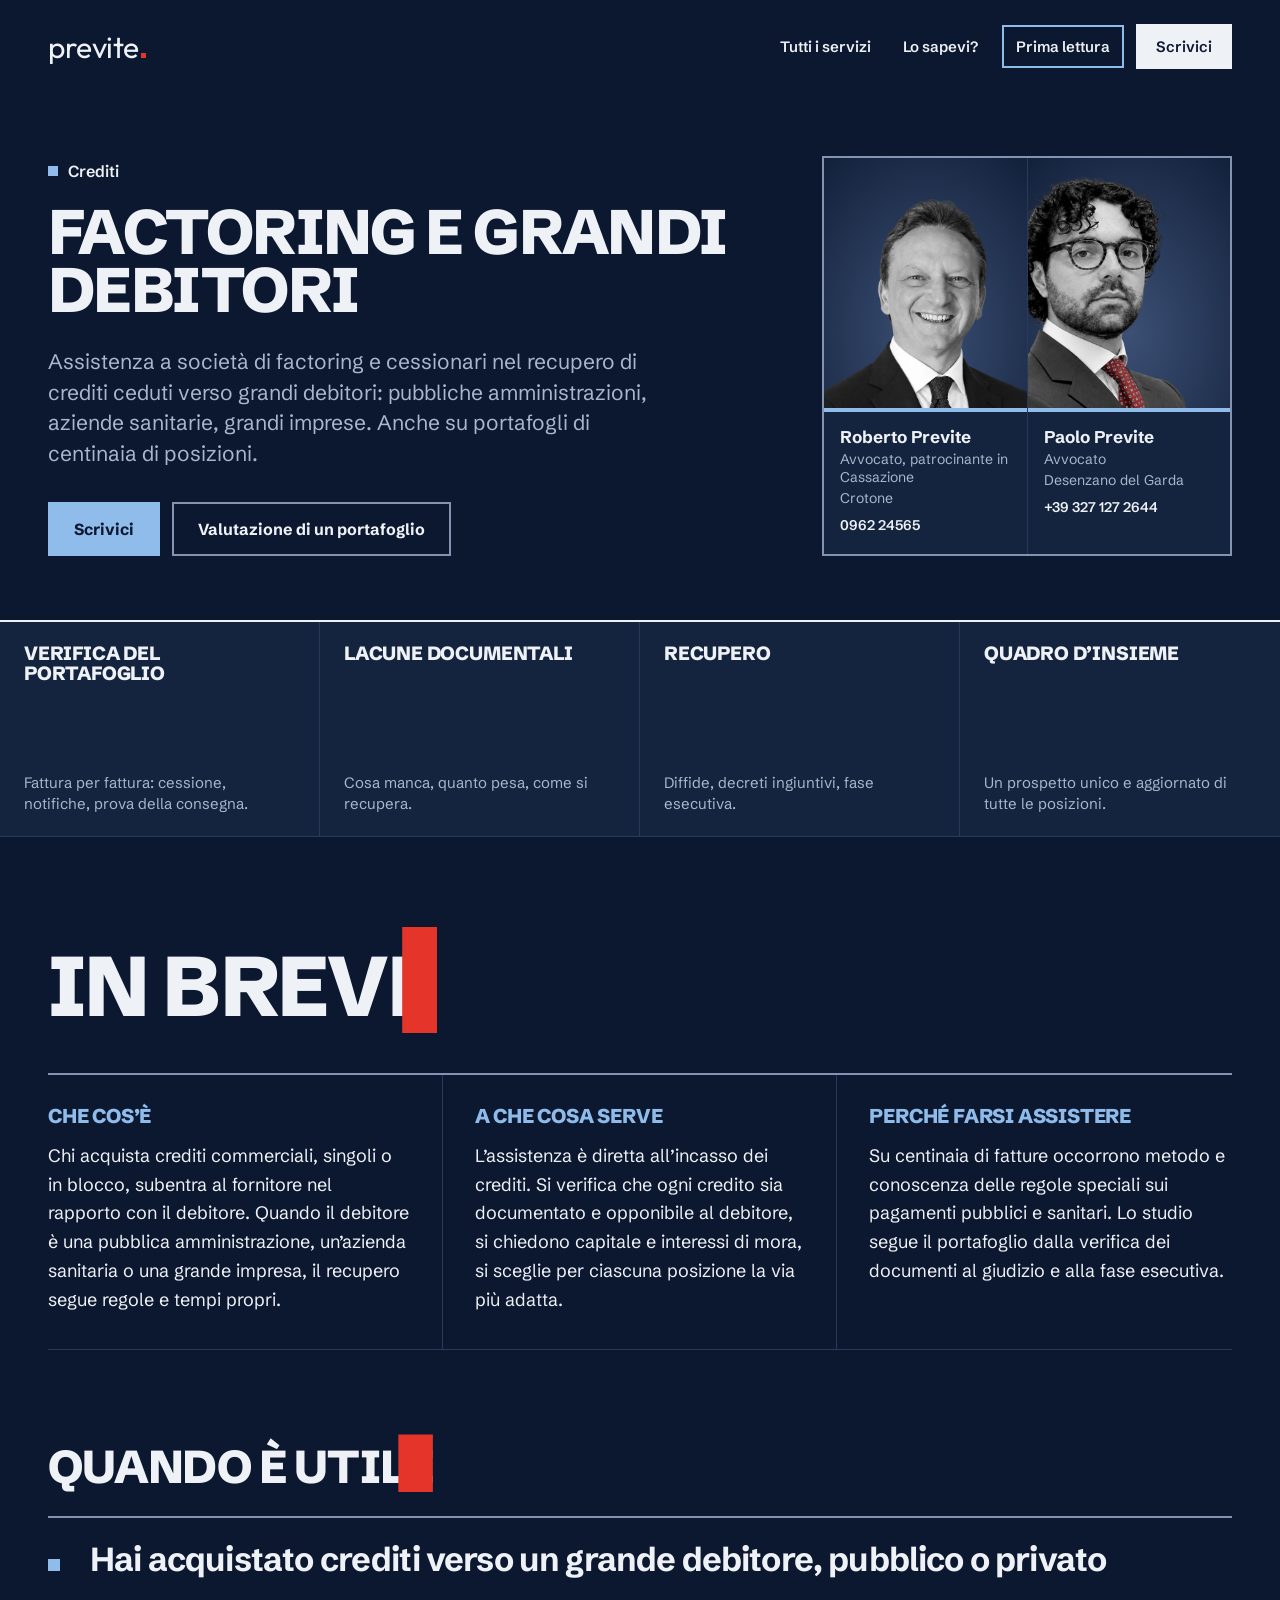
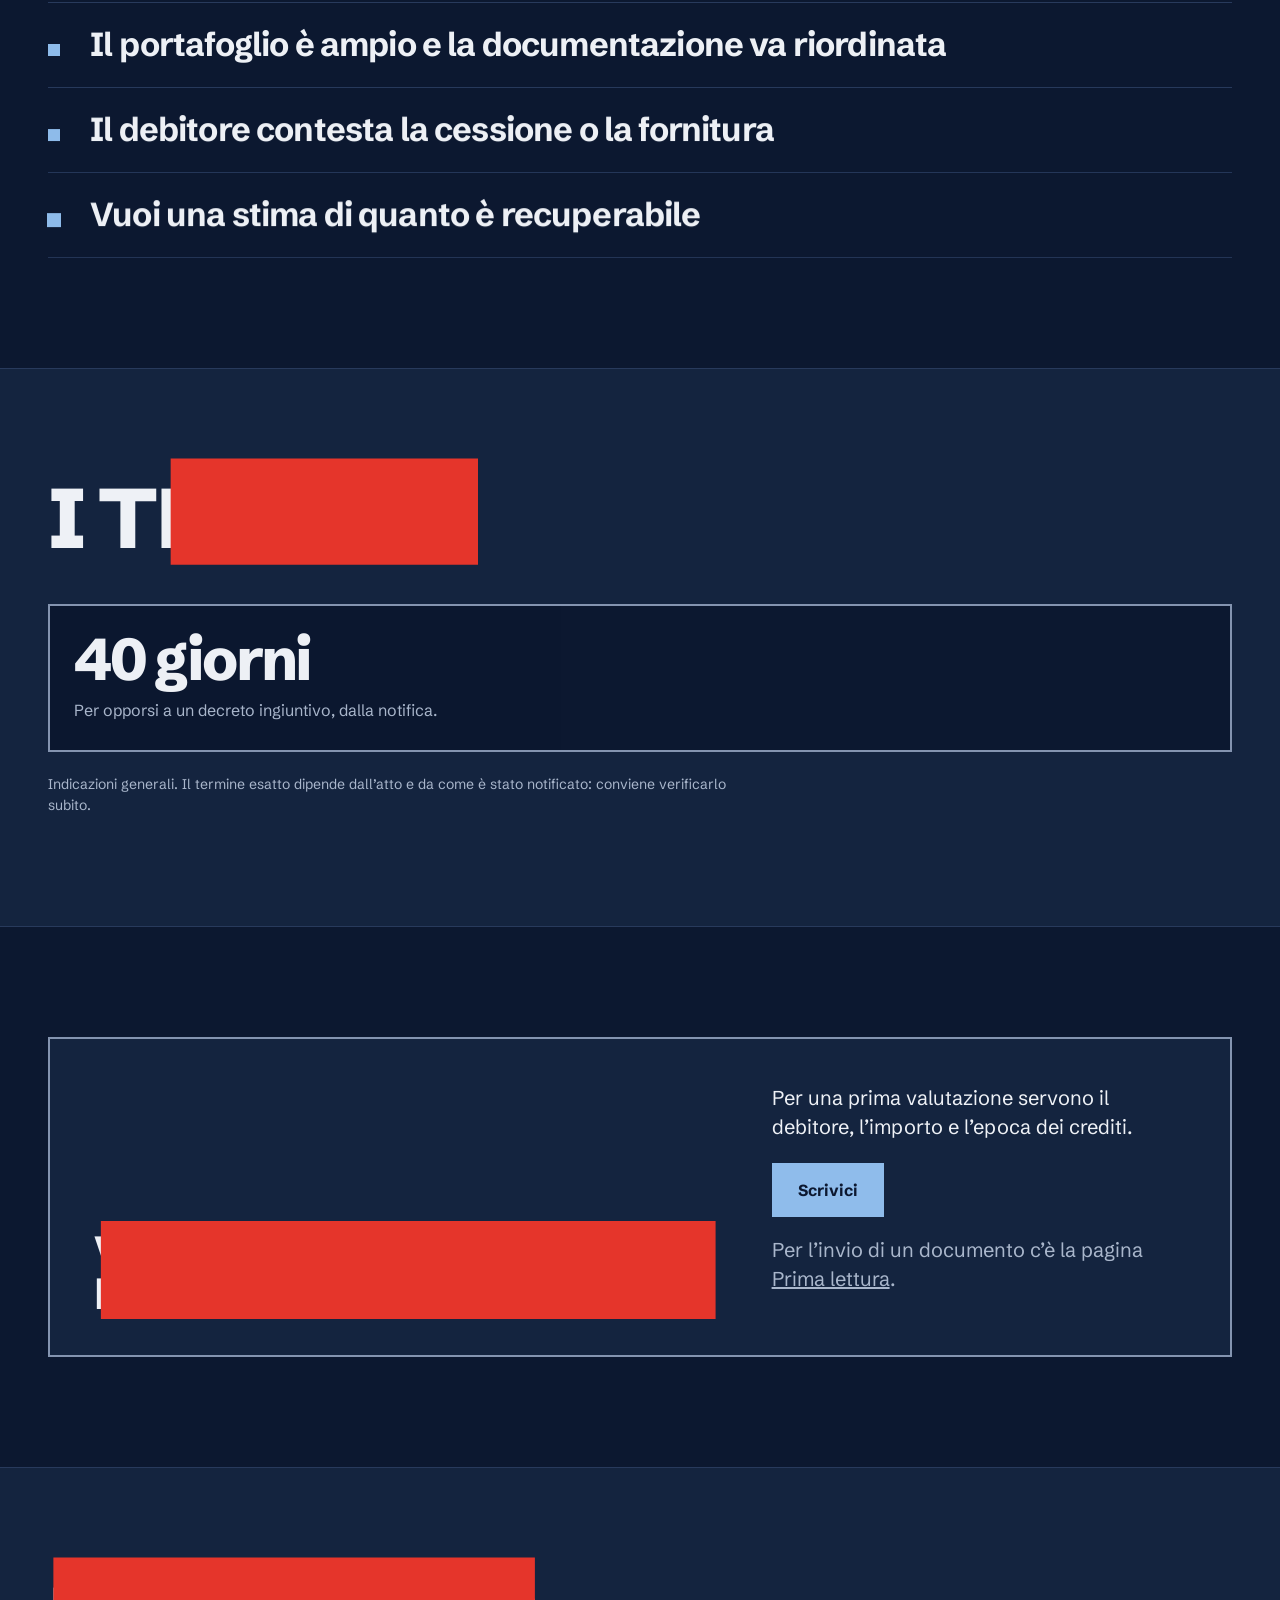
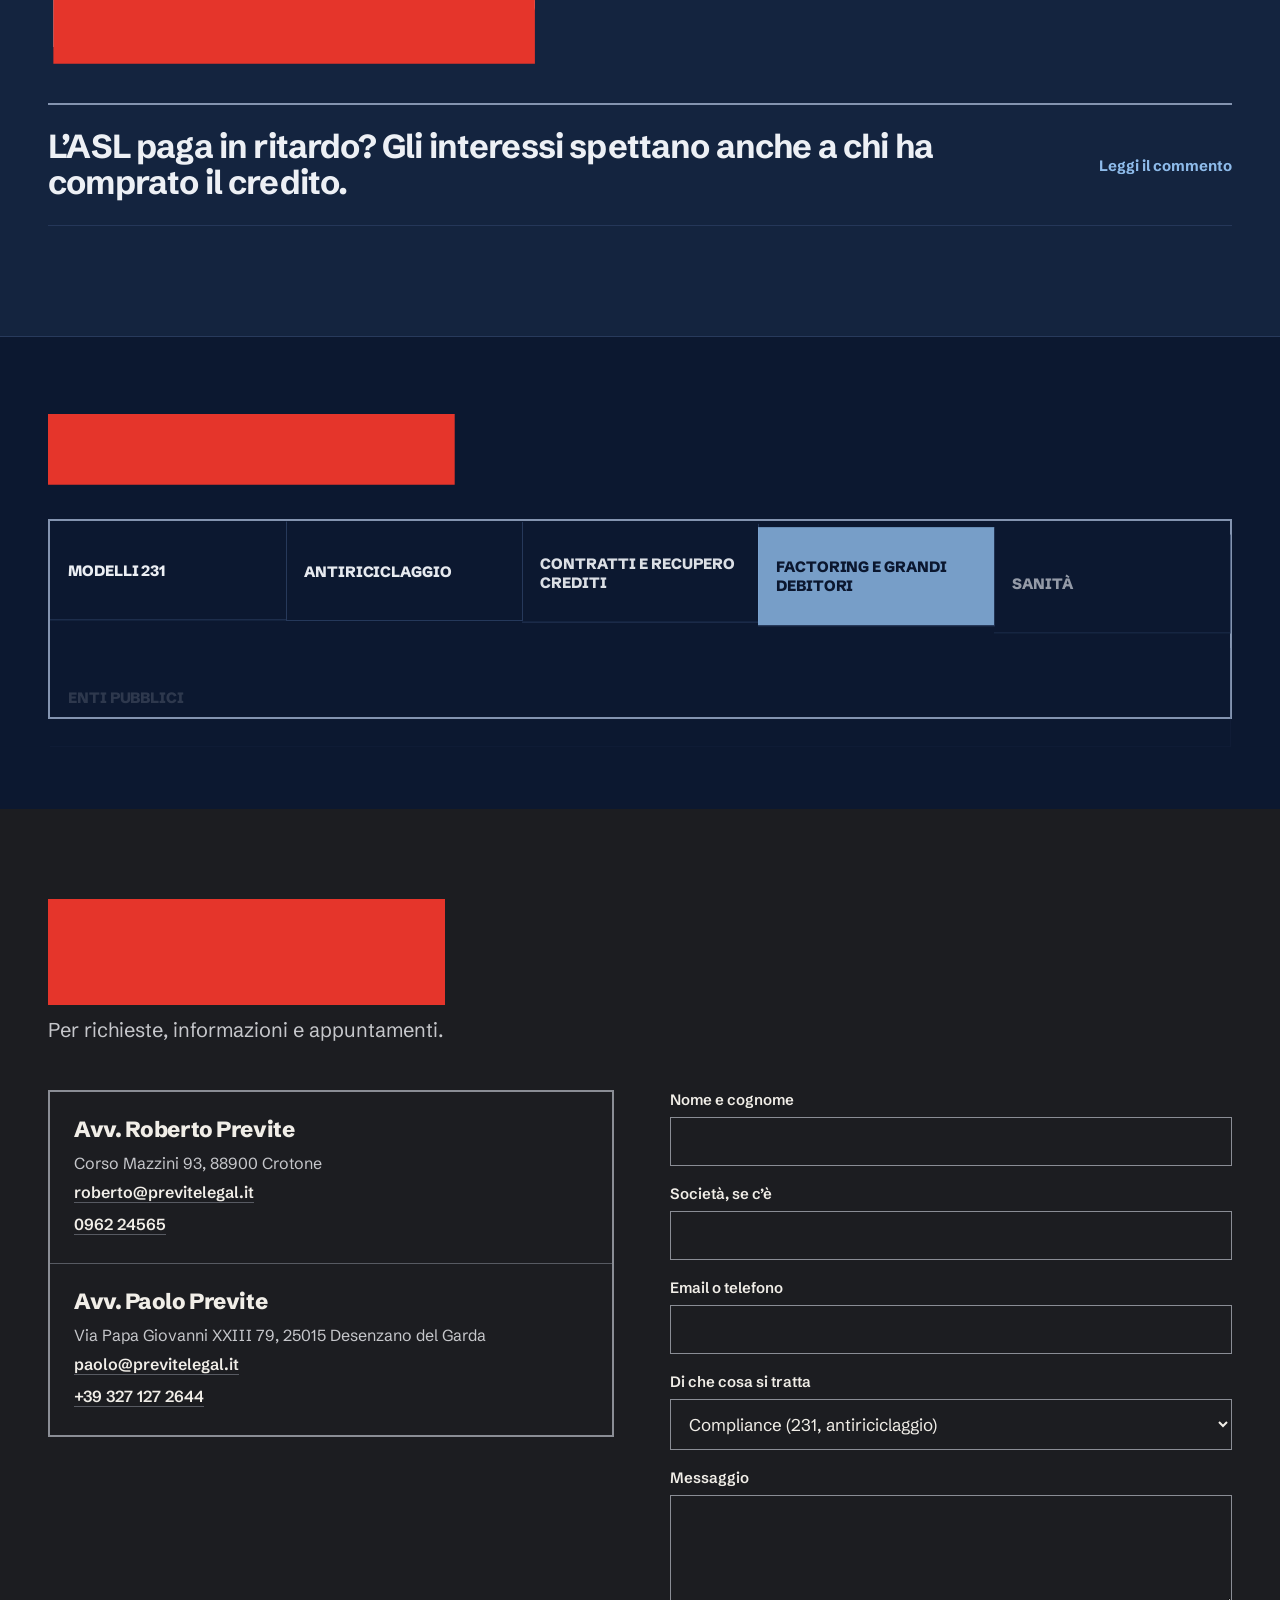
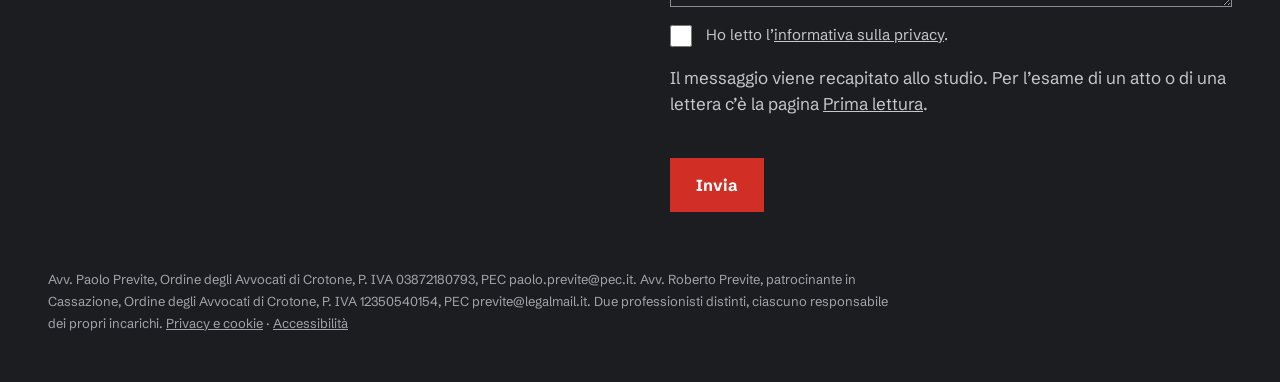
<file: factoring.html>
<!doctype html>
<html lang="it">
<head>
<meta charset="utf-8">
<meta name="viewport" content="width=device-width,initial-scale=1">
<title>previte - factoring e grandi debitori</title>
<meta name="description" content="Assistenza a società di factoring e cessionari nel recupero di crediti verso pubbliche amministrazioni, aziende sanitarie e grandi imprese.">
<link rel="canonical" href="https://previtelegal.it/factoring">
<meta property="og:title" content="previte - factoring e grandi debitori"><meta property="og:description" content="Assistenza a società di factoring e cessionari nel recupero di crediti verso pubbliche amministrazioni, aziende sanitarie e grandi imprese."><meta property="og:type" content="website"><meta property="og:url" content="https://previtelegal.it/factoring"><meta property="og:locale" content="it_IT">
<meta name="theme-color" content="#25272C">
<link rel="icon" href="assets/favicon.svg" type="image/svg+xml">
<link rel="preload" href="assets/fonts/schibsted-grotesk-800.woff2" as="font" type="font/woff2" crossorigin>
<link rel="stylesheet" href="assets/fonts.css?v=mwffaa7">
<link rel="stylesheet" href="assets/factoring.css?v=mwffaa7">
</head>
<body>
<div class="site"><a class="skip" href="#contenuto">Vai al contenuto</a>
<header class="top"><a class="logo" href="./" aria-label="previte, torna alla home">previte<i aria-hidden="true"></i></a><nav class="nav" aria-label="Principale"><a href="./#servizi">Tutti i servizi</a><a href="./#sapevi">Lo sapevi?</a><a class="ur" href="prima-lettura">Prima lettura</a><a class="cta" href="#scrivici">Scrivici</a></nav></header>
<main id="contenuto">
<section class="hero"><div><p class="grp"><i aria-hidden="true"></i>Crediti</p><h1 class="h1 up">Factoring e grandi debitori</h1><p class="lead">Assistenza a società di factoring e cessionari nel recupero di crediti ceduti verso grandi debitori: pubbliche amministrazioni, aziende sanitarie, grandi imprese. Anche su portafogli di centinaia di posizioni.</p><div class="hb"><a class="btn" href="#scrivici">Scrivici</a><a class="btn gh" href="#inizia">Valutazione di un portafoglio</a></div></div><div class="pe"><article class="pc"><div class="ph"><img src="assets/roberto-previte.webp?v=mwffaa7" alt="Avv. Roberto Previte"></div><div class="pt"><b>Roberto Previte</b><span>Avvocato, patrocinante in Cassazione</span><span>Crotone</span><a href="tel:+39096224565">0962 24565</a></div></article><article class="pc"><div class="ph"><img src="assets/paolo-previte.webp?v=mwffaa7" alt="Avv. Paolo Previte"></div><div class="pt"><b>Paolo Previte</b><span>Avvocato</span><span>Desenzano del Garda</span><a href="tel:+393271272644">+39 327 127 2644</a></div></article></div></section>
<div class="acts"><div class="act"><b>Verifica del portafoglio</b><span>Fattura per fattura: cessione, notifiche, prova della consegna.</span></div><div class="act"><b>Lacune documentali</b><span>Cosa manca, quanto pesa, come si recupera.</span></div><div class="act"><b>Recupero</b><span>Diffide, decreti ingiuntivi, fase esecutiva.</span></div><div class="act"><b>Quadro d’insieme</b><span>Un prospetto unico e aggiornato di tutte le posizioni.</span></div></div>
<section><div class="in"><h2 class="h up">In breve</h2><div class="ex"><div><h3>Che cos’è</h3><p>Chi acquista crediti commerciali, singoli o in blocco, subentra al fornitore nel rapporto con il debitore. Quando il debitore è una pubblica amministrazione, un’azienda sanitaria o una grande impresa, il recupero segue regole e tempi propri.</p></div><div><h3>A che cosa serve</h3><p>L’assistenza è diretta all’incasso dei crediti. Si verifica che ogni credito sia documentato e opponibile al debitore, si chiedono capitale e interessi di mora, si sceglie per ciascuna posizione la via più adatta.</p></div><div><h3>Perché farsi assistere</h3><p>Su centinaia di fatture occorrono metodo e conoscenza delle regole speciali sui pagamenti pubblici e sanitari. Lo studio segue il portafoglio dalla verifica dei documenti al giudizio e alla fase esecutiva.</p></div></div>
<h2 class="h2b up">Quando è utile</h2><div class="wl" style="margin-top:28px"><div class="wi"><i aria-hidden="true"></i><span>Hai acquistato crediti verso un grande debitore, pubblico o privato</span></div><div class="wi"><i aria-hidden="true"></i><span>Il portafoglio è ampio e la documentazione va riordinata</span></div><div class="wi"><i aria-hidden="true"></i><span>Il debitore contesta la cessione o la fornitura</span></div><div class="wi"><i aria-hidden="true"></i><span>Vuoi una stima di quanto è recuperabile</span></div></div></div></section>
<section class="band"><div class="in"><h2 class="h up">I termini</h2><div class="cells"><div class="cell"><span class="big">40 giorni</span><p>Per opporsi a un decreto ingiuntivo, dalla notifica.</p></div></div><p class="note">Indicazioni generali. Il termine esatto dipende dall’atto e da come è stato notificato: conviene verificarlo subito.</p></div></section>
<section id="inizia"><div class="in"><div class="cta2"><h2 class="up">Valutazione di un portafoglio</h2><div><p>Per una prima valutazione servono il debitore, l’importo e l’epoca dei crediti.</p><a class="btn" href="#scrivici">Scrivici</a><p class="note" style="margin-top:18px">Per l’invio di un documento c’è la pagina <a href="prima-lettura" style="text-decoration:underline">Prima lettura</a>.</p></div></div></div></section>
<section class="band"><div class="in"><h2 class="h up">Lo sapevi?</h2><div class="nl"><a class="ni" href="./#sapevi"><span>L’ASL paga in ritardo? Gli interessi spettano anche a chi ha comprato il credito.</span><em>Leggi il commento</em></a></div></div></section>
<section><div class="in" style="padding-top:90px;padding-bottom:90px"><h2 class="h up" style="font-size:clamp(34px,4.4vw,64px)">Le altre aree</h2><div class="oth"><a href="modelli-231">Modelli 231</a><a href="antiriciclaggio">Antiriciclaggio</a><a href="contratti-e-crediti">Contratti e recupero crediti</a><a href="factoring" class="me" aria-current="page">Factoring e grandi debitori</a><a href="sanita">Sanità</a><a href="enti-pubblici">Enti pubblici</a></div></div></section>
</main>
<footer class="ink" id="scrivici"><div class="in" style="padding-bottom:48px"><h2 class="h up">Scrivici</h2><p style="margin:20px 0 0;font-size:20px;color:#C6C7CB">Per richieste, informazioni e appuntamenti.</p>
<div class="ct"><div class="pp2"><div class="pc2"><b>Avv. Roberto Previte</b><span>Corso Mazzini 93, 88900 Crotone</span><a href="mailto:roberto@previtelegal.it">roberto@previtelegal.it</a><a href="tel:+39096224565">0962 24565</a></div><div class="pc2"><b>Avv. Paolo Previte</b><span>Via Papa Giovanni XXIII 79, 25015 Desenzano del Garda</span><a href="mailto:paolo@previtelegal.it">paolo@previtelegal.it</a><a href="tel:+393271272644">+39 327 127 2644</a></div></div>
<form class="sf2" action="mailto:paolo@previtelegal.it?subject=Richiesta%20dal%20sito" method="post" enctype="text/plain"><label class="hp" aria-hidden="true">Lascia vuoto<input type="text" name="hp" tabindex="-1" autocomplete="off"></label><label>Nome e cognome<input type="text" name="Nome" autocomplete="name" required></label><label>Società, se c’è<input type="text" name="Societa" autocomplete="organization"></label><label>Email o telefono<input type="text" name="Recapito" required></label><label>Di che cosa si tratta<select name="Argomento"><option>Compliance (231, antiriciclaggio)</option><option>Società e contratti</option><option>Crediti</option><option>Sanità</option><option>Enti pubblici</option><option>Altro</option></select></label><label>Messaggio<textarea name="Messaggio" rows="4" required></textarea></label><label class="ck2"><input type="checkbox" name="Privacy" value="informativa letta" required><span>Ho letto l’<a href="privacy">informativa sulla privacy</a>.</span></label><p class="fn">Il messaggio viene recapitato allo studio. Per l’esame di un atto o di una lettera c’è la pagina <a href="prima-lettura">Prima lettura</a>.</p><p class="fst" role="status" aria-live="polite"></p><button type="submit" class="btn">Invia</button></form></div>
<p class="legal">Avv. Paolo Previte, Ordine degli Avvocati di Crotone, P. IVA 03872180793, PEC paolo.previte@pec.it. Avv. Roberto Previte, patrocinante in Cassazione, Ordine degli Avvocati di Crotone, P. IVA 12350540154, PEC previte@legalmail.it. Due professionisti distinti, ciascuno responsabile dei propri incarichi. <a href="privacy" style="text-decoration:underline">Privacy e cookie</a> · <a href="privacy#accessibilita" style="text-decoration:underline">Accessibilità</a></p></div></footer>
</div>

<script src="assets/moduli.js?v=mwffaa7" defer></script>
<script src="assets/gsap.min.js?v=mwffaa7" defer></script>
<script src="assets/ScrollTrigger.min.js?v=mwffaa7" defer></script>
<script src="assets/motion.js?v=mwffaa7" defer></script>
</body>
</html>
</file>
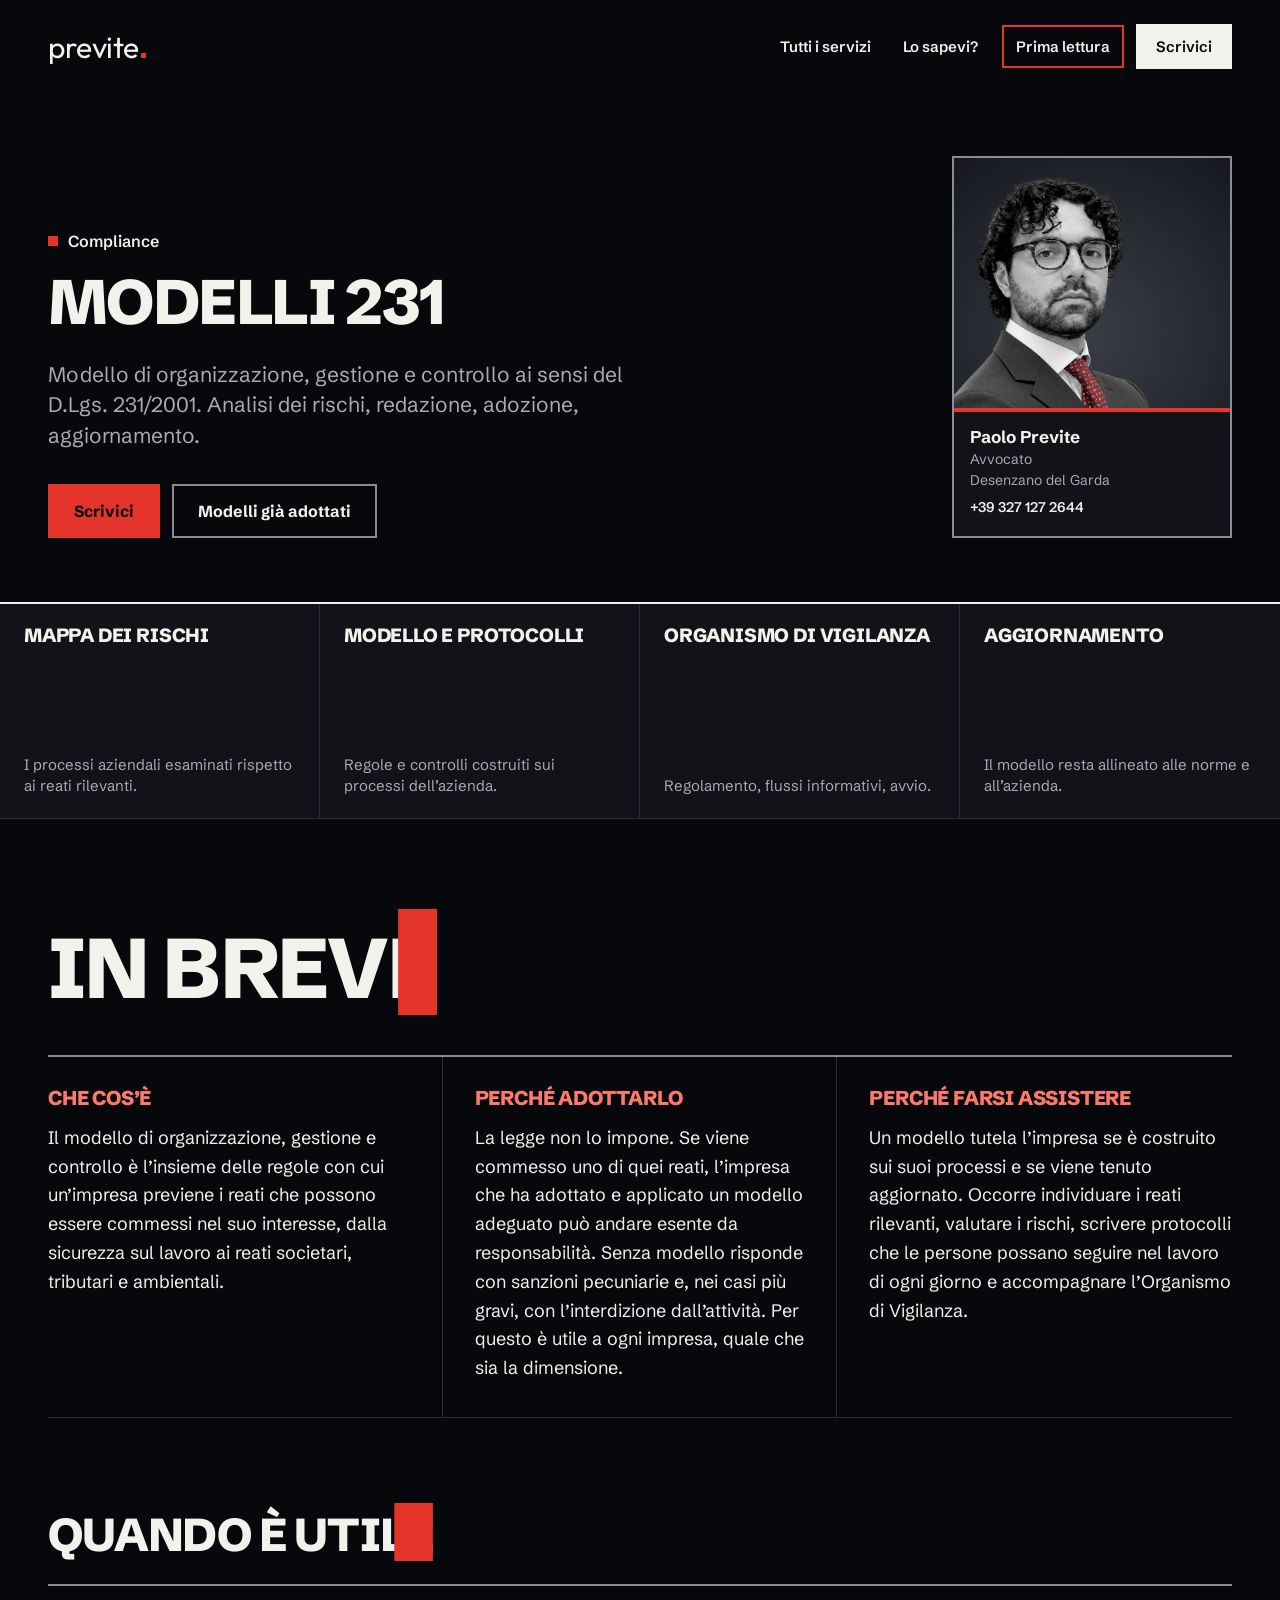
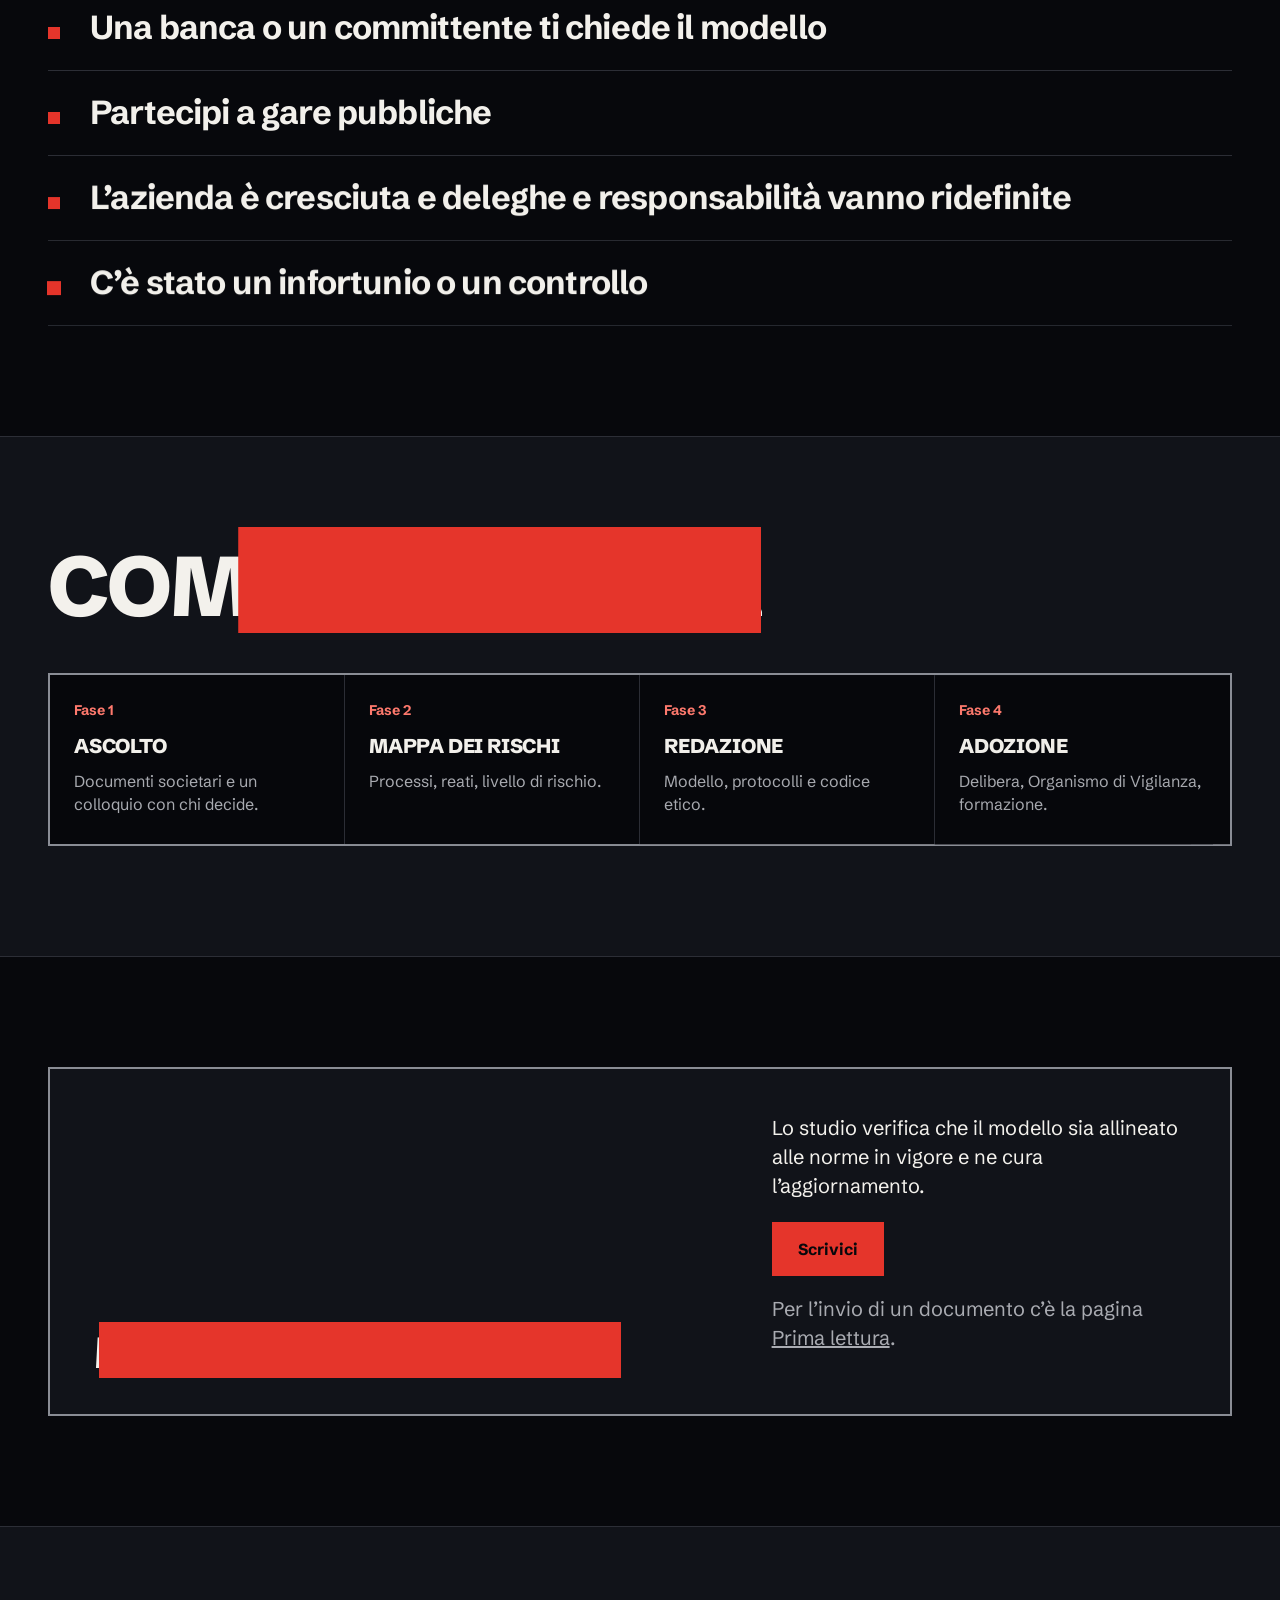
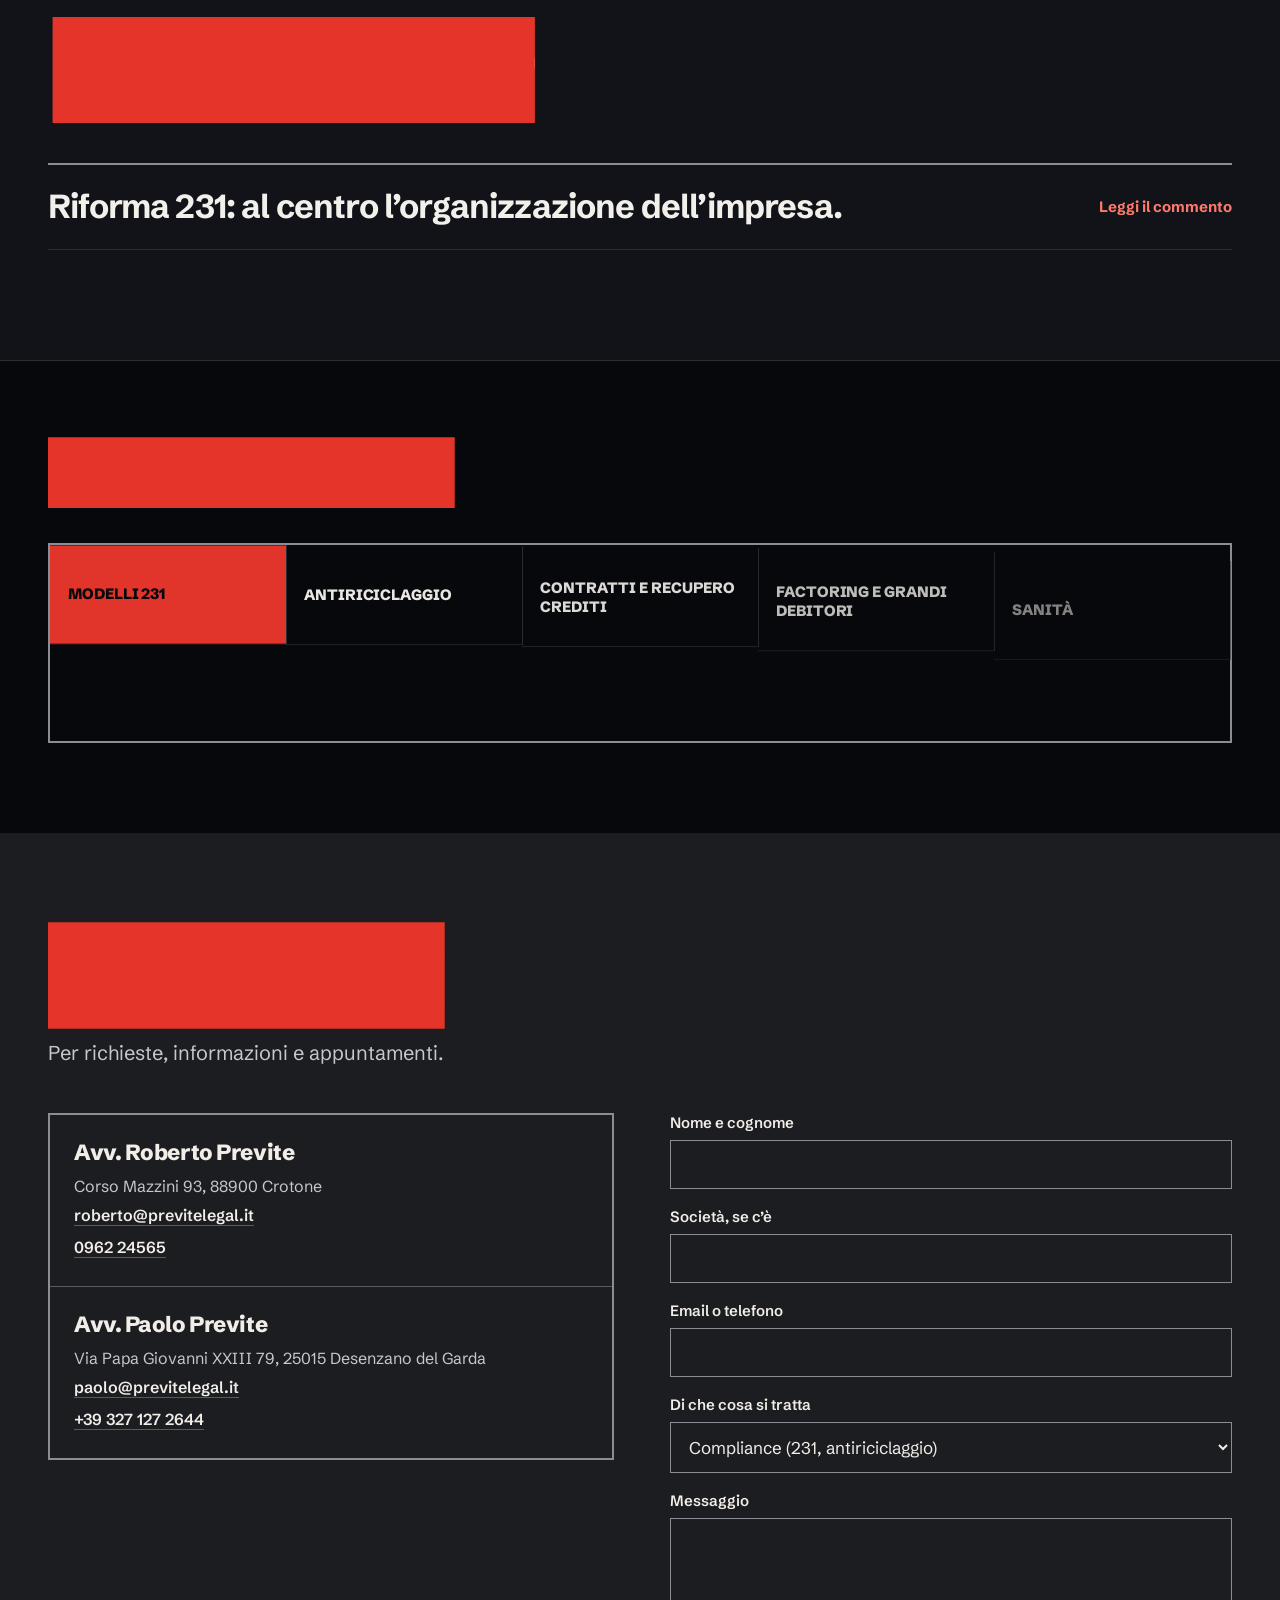
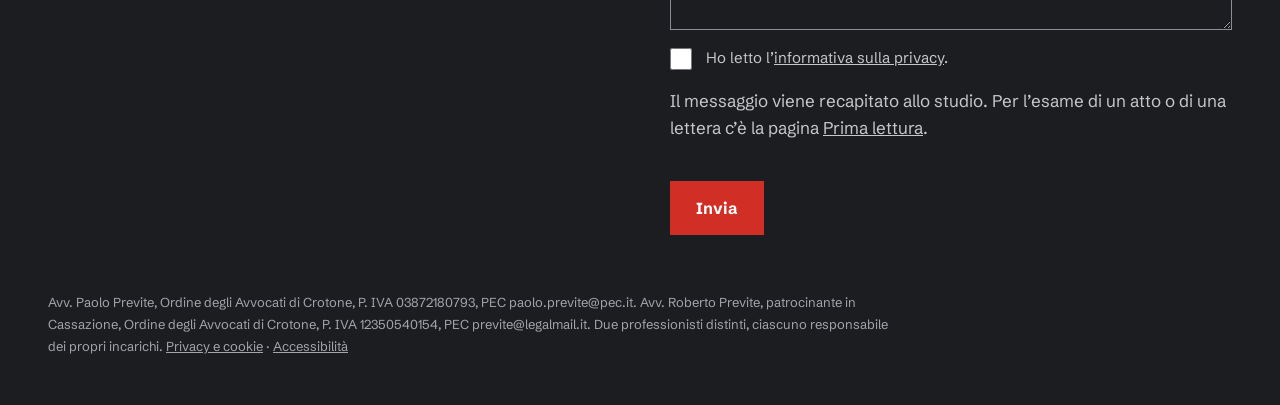
<file: modelli-231.html>
<!doctype html>
<html lang="it">
<head>
<meta charset="utf-8">
<meta name="viewport" content="width=device-width,initial-scale=1">
<title>previte - modelli 231</title>
<meta name="description" content="Modelli di organizzazione, gestione e controllo ai sensi del D.Lgs. 231/2001: analisi dei rischi, redazione, adozione, aggiornamento.">
<link rel="canonical" href="https://previtelegal.it/modelli-231">
<meta property="og:title" content="previte - modelli 231"><meta property="og:description" content="Modelli di organizzazione, gestione e controllo ai sensi del D.Lgs. 231/2001: analisi dei rischi, redazione, adozione, aggiornamento."><meta property="og:type" content="website"><meta property="og:url" content="https://previtelegal.it/modelli-231"><meta property="og:locale" content="it_IT">
<meta name="theme-color" content="#25272C">
<link rel="icon" href="assets/favicon.svg" type="image/svg+xml">
<link rel="preload" href="assets/fonts/schibsted-grotesk-800.woff2" as="font" type="font/woff2" crossorigin>
<link rel="stylesheet" href="assets/fonts.css?v=mwffaa7">
<link rel="stylesheet" href="assets/modelli-231.css?v=mwffaa7">
</head>
<body>
<div class="site"><a class="skip" href="#contenuto">Vai al contenuto</a>
<header class="top"><a class="logo" href="./" aria-label="previte, torna alla home">previte<i aria-hidden="true"></i></a><nav class="nav" aria-label="Principale"><a href="./#servizi">Tutti i servizi</a><a href="./#sapevi">Lo sapevi?</a><a class="ur" href="prima-lettura">Prima lettura</a><a class="cta" href="#scrivici">Scrivici</a></nav></header>
<main id="contenuto">
<section class="hero"><div><p class="grp"><i aria-hidden="true"></i>Compliance</p><h1 class="h1 up">Modelli 231</h1><p class="lead">Modello di organizzazione, gestione e controllo ai sensi del D.Lgs. 231/2001. Analisi dei rischi, redazione, adozione, aggiornamento.</p><div class="hb"><a class="btn" href="#scrivici">Scrivici</a><a class="btn gh" href="#inizia">Modelli già adottati</a></div></div><div class="pe"><article class="pc"><div class="ph"><img src="assets/paolo-previte.webp?v=mwffaa7" alt="Avv. Paolo Previte"></div><div class="pt"><b>Paolo Previte</b><span>Avvocato</span><span>Desenzano del Garda</span><a href="tel:+393271272644">+39 327 127 2644</a></div></article></div></section>
<div class="acts"><div class="act"><b>Mappa dei rischi</b><span>I processi aziendali esaminati rispetto ai reati rilevanti.</span></div><div class="act"><b>Modello e protocolli</b><span>Regole e controlli costruiti sui processi dell’azienda.</span></div><div class="act"><b>Organismo di Vigilanza</b><span>Regolamento, flussi informativi, avvio.</span></div><div class="act"><b>Aggiornamento</b><span>Il modello resta allineato alle norme e all’azienda.</span></div></div>
<section><div class="in"><h2 class="h up">In breve</h2><div class="ex"><div><h3>Che cos’è</h3><p>Il modello di organizzazione, gestione e controllo è l’insieme delle regole con cui un’impresa previene i reati che possono essere commessi nel suo interesse, dalla sicurezza sul lavoro ai reati societari, tributari e ambientali.</p></div><div><h3>Perché adottarlo</h3><p>La legge non lo impone. Se viene commesso uno di quei reati, l’impresa che ha adottato e applicato un modello adeguato può andare esente da responsabilità. Senza modello risponde con sanzioni pecuniarie e, nei casi più gravi, con l’interdizione dall’attività. Per questo è utile a ogni impresa, quale che sia la dimensione.</p></div><div><h3>Perché farsi assistere</h3><p>Un modello tutela l’impresa se è costruito sui suoi processi e se viene tenuto aggiornato. Occorre individuare i reati rilevanti, valutare i rischi, scrivere protocolli che le persone possano seguire nel lavoro di ogni giorno e accompagnare l’Organismo di Vigilanza.</p></div></div>
<h2 class="h2b up">Quando è utile</h2><div class="wl" style="margin-top:28px"><div class="wi"><i aria-hidden="true"></i><span>Una banca o un committente ti chiede il modello</span></div><div class="wi"><i aria-hidden="true"></i><span>Partecipi a gare pubbliche</span></div><div class="wi"><i aria-hidden="true"></i><span>L’azienda è cresciuta e deleghe e responsabilità vanno ridefinite</span></div><div class="wi"><i aria-hidden="true"></i><span>C’è stato un infortunio o un controllo</span></div></div></div></section>
<section class="band"><div class="in"><h2 class="h up">Come si lavora</h2><div class="cells"><div class="cell"><span class="sm">Fase 1</span><b>Ascolto</b><p>Documenti societari e un colloquio con chi decide.</p></div><div class="cell"><span class="sm">Fase 2</span><b>Mappa dei rischi</b><p>Processi, reati, livello di rischio.</p></div><div class="cell"><span class="sm">Fase 3</span><b>Redazione</b><p>Modello, protocolli e codice etico.</p></div><div class="cell"><span class="sm">Fase 4</span><b>Adozione</b><p>Delibera, Organismo di Vigilanza, formazione.</p></div></div></div></section>
<section id="inizia"><div class="in"><div class="cta2"><h2 class="up">Modelli già adottati</h2><div><p>Lo studio verifica che il modello sia allineato alle norme in vigore e ne cura l’aggiornamento.</p><a class="btn" href="#scrivici">Scrivici</a><p class="note" style="margin-top:18px">Per l’invio di un documento c’è la pagina <a href="prima-lettura" style="text-decoration:underline">Prima lettura</a>.</p></div></div></div></section>
<section class="band"><div class="in"><h2 class="h up">Lo sapevi?</h2><div class="nl"><a class="ni" href="./#sapevi"><span>Riforma 231: al centro l’organizzazione dell’impresa.</span><em>Leggi il commento</em></a></div></div></section>
<section><div class="in" style="padding-top:90px;padding-bottom:90px"><h2 class="h up" style="font-size:clamp(34px,4.4vw,64px)">Le altre aree</h2><div class="oth"><a href="modelli-231" class="me" aria-current="page">Modelli 231</a><a href="antiriciclaggio">Antiriciclaggio</a><a href="contratti-e-crediti">Contratti e recupero crediti</a><a href="factoring">Factoring e grandi debitori</a><a href="sanita">Sanità</a><a href="enti-pubblici">Enti pubblici</a></div></div></section>
</main>
<footer class="ink" id="scrivici"><div class="in" style="padding-bottom:48px"><h2 class="h up">Scrivici</h2><p style="margin:20px 0 0;font-size:20px;color:#C6C7CB">Per richieste, informazioni e appuntamenti.</p>
<div class="ct"><div class="pp2"><div class="pc2"><b>Avv. Roberto Previte</b><span>Corso Mazzini 93, 88900 Crotone</span><a href="mailto:roberto@previtelegal.it">roberto@previtelegal.it</a><a href="tel:+39096224565">0962 24565</a></div><div class="pc2"><b>Avv. Paolo Previte</b><span>Via Papa Giovanni XXIII 79, 25015 Desenzano del Garda</span><a href="mailto:paolo@previtelegal.it">paolo@previtelegal.it</a><a href="tel:+393271272644">+39 327 127 2644</a></div></div>
<form class="sf2" action="mailto:paolo@previtelegal.it?subject=Richiesta%20dal%20sito" method="post" enctype="text/plain"><label class="hp" aria-hidden="true">Lascia vuoto<input type="text" name="hp" tabindex="-1" autocomplete="off"></label><label>Nome e cognome<input type="text" name="Nome" autocomplete="name" required></label><label>Società, se c’è<input type="text" name="Societa" autocomplete="organization"></label><label>Email o telefono<input type="text" name="Recapito" required></label><label>Di che cosa si tratta<select name="Argomento"><option>Compliance (231, antiriciclaggio)</option><option>Società e contratti</option><option>Crediti</option><option>Sanità</option><option>Enti pubblici</option><option>Altro</option></select></label><label>Messaggio<textarea name="Messaggio" rows="4" required></textarea></label><label class="ck2"><input type="checkbox" name="Privacy" value="informativa letta" required><span>Ho letto l’<a href="privacy">informativa sulla privacy</a>.</span></label><p class="fn">Il messaggio viene recapitato allo studio. Per l’esame di un atto o di una lettera c’è la pagina <a href="prima-lettura">Prima lettura</a>.</p><p class="fst" role="status" aria-live="polite"></p><button type="submit" class="btn">Invia</button></form></div>
<p class="legal">Avv. Paolo Previte, Ordine degli Avvocati di Crotone, P. IVA 03872180793, PEC paolo.previte@pec.it. Avv. Roberto Previte, patrocinante in Cassazione, Ordine degli Avvocati di Crotone, P. IVA 12350540154, PEC previte@legalmail.it. Due professionisti distinti, ciascuno responsabile dei propri incarichi. <a href="privacy" style="text-decoration:underline">Privacy e cookie</a> · <a href="privacy#accessibilita" style="text-decoration:underline">Accessibilità</a></p></div></footer>
</div>

<script src="assets/moduli.js?v=mwffaa7" defer></script>
<script src="assets/gsap.min.js?v=mwffaa7" defer></script>
<script src="assets/ScrollTrigger.min.js?v=mwffaa7" defer></script>
<script src="assets/motion.js?v=mwffaa7" defer></script>
</body>
</html>
</file>
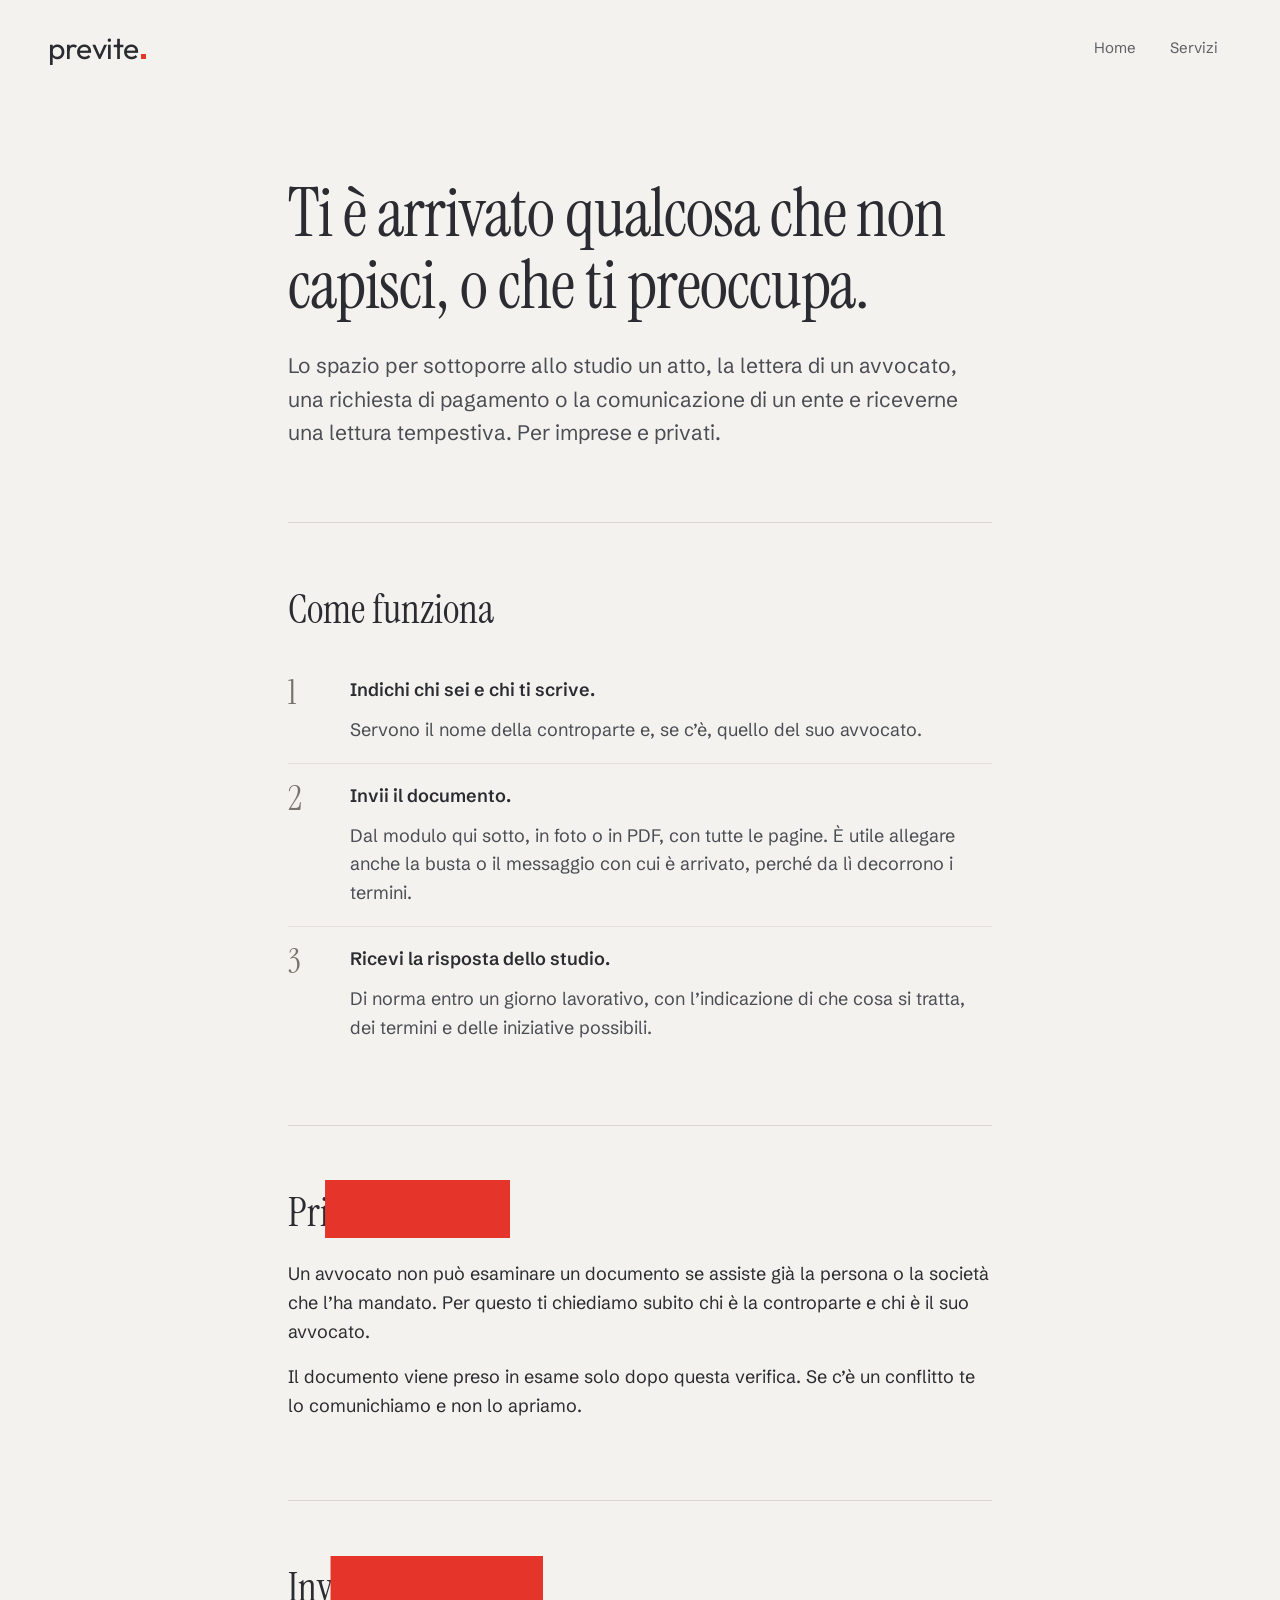
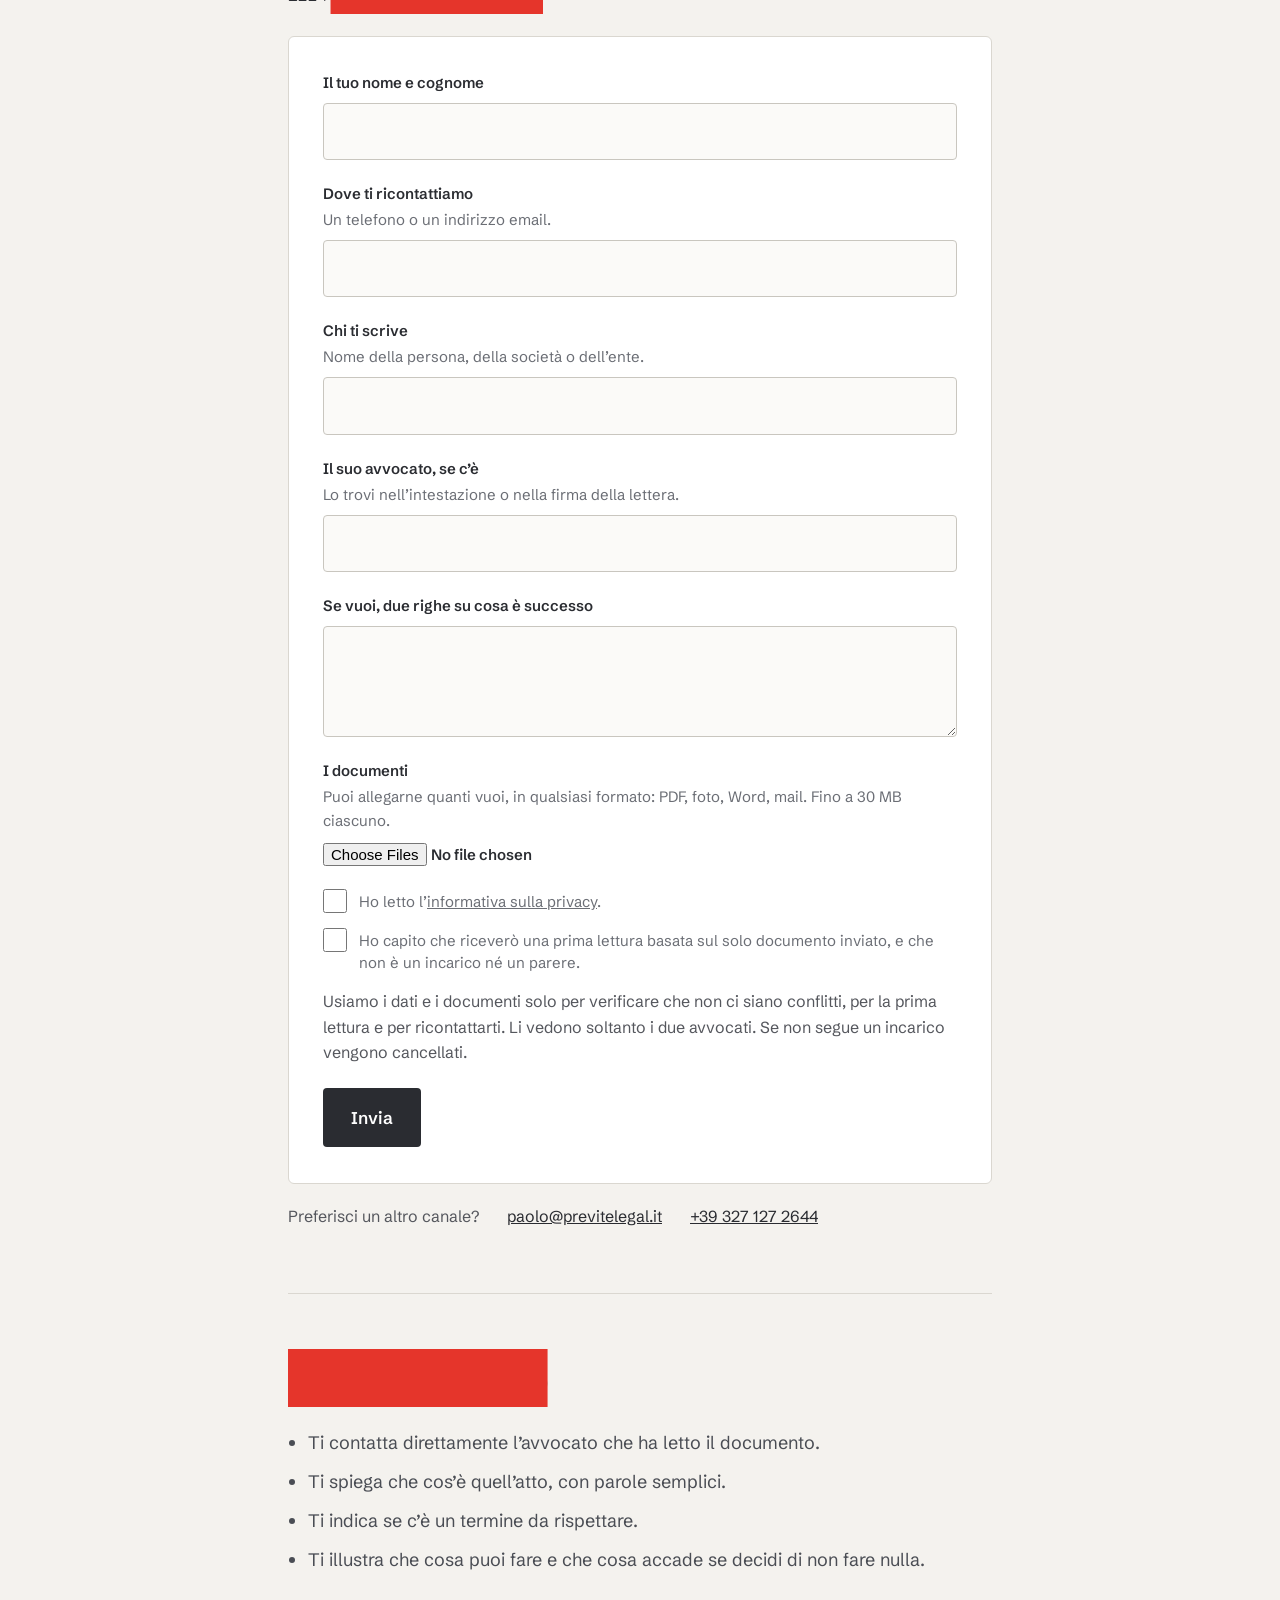
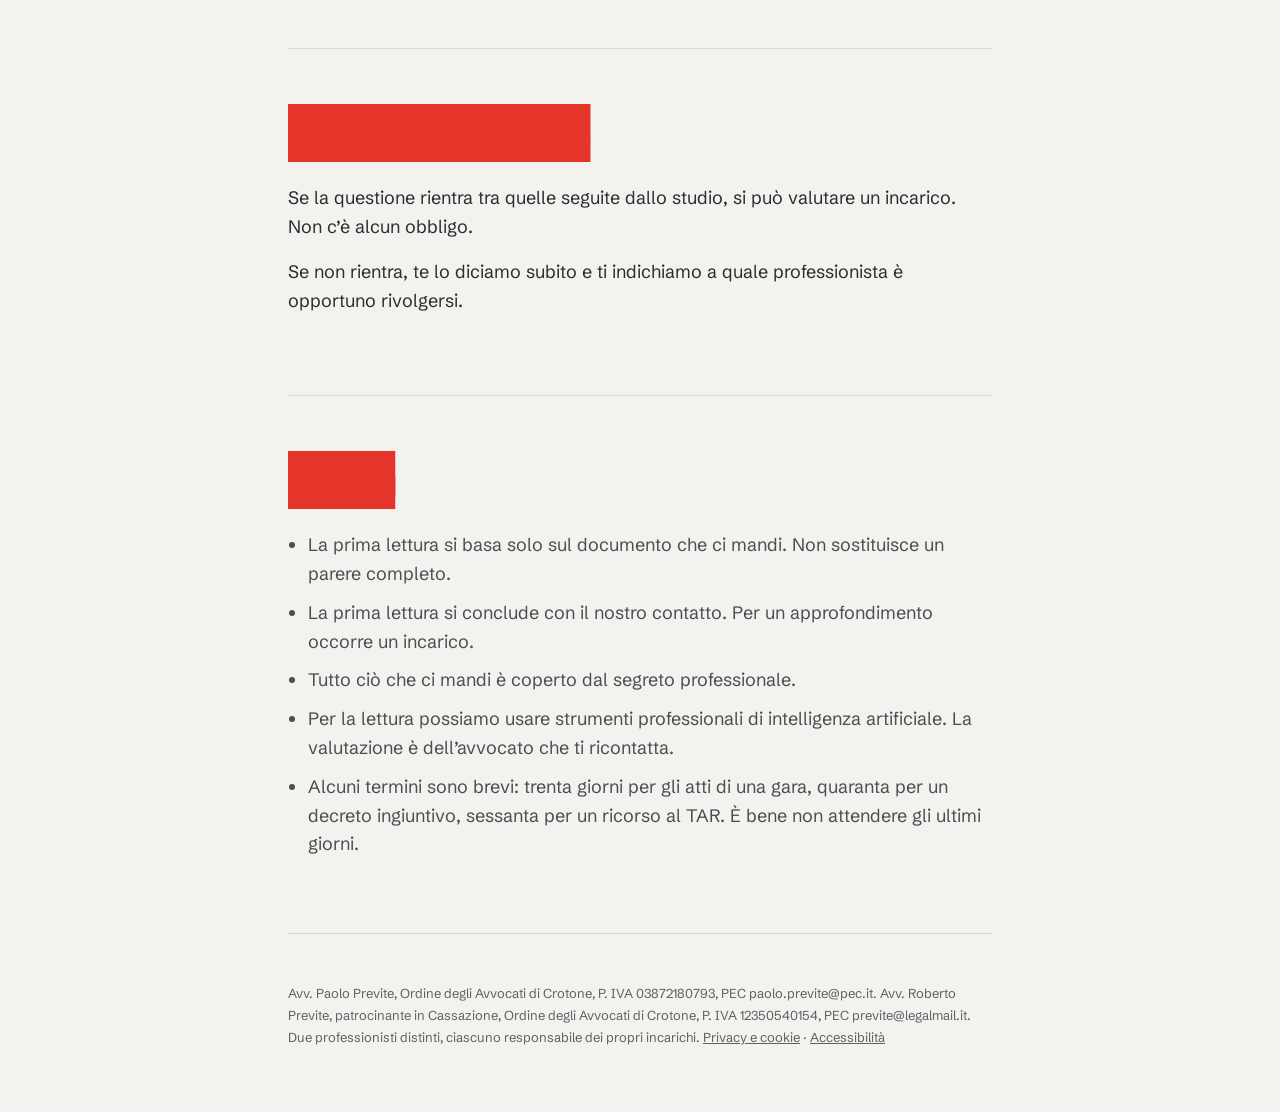
<file: prima-lettura.html>
<!doctype html>
<html lang="it">
<head>
<meta charset="utf-8">
<meta name="viewport" content="width=device-width,initial-scale=1">
<title>previte - prima lettura</title>
<meta name="description" content="Ti è arrivato un atto o una lettera che non capisci? Puoi mandarcela: la leggiamo e ti ricontattiamo entro un giorno lavorativo.">
<link rel="canonical" href="https://previtelegal.it/prima-lettura">
<meta property="og:title" content="previte - prima lettura"><meta property="og:description" content="Ti è arrivato un atto o una lettera che non capisci? Puoi mandarcela: la leggiamo e ti ricontattiamo entro un giorno lavorativo."><meta property="og:type" content="website"><meta property="og:url" content="https://previtelegal.it/prima-lettura"><meta property="og:locale" content="it_IT">
<meta name="theme-color" content="#25272C">
<link rel="icon" href="assets/favicon.svg" type="image/svg+xml">
<link rel="preload" href="assets/fonts/schibsted-grotesk-800.woff2" as="font" type="font/woff2" crossorigin>
<link rel="stylesheet" href="assets/fonts.css?v=mwffaa7">
<link rel="stylesheet" href="assets/prima-lettura.css?v=mwffaa7">
</head>
<body>
<div class="site"><a class="skip" href="#contenuto">Vai al contenuto</a>
<header class="top"><a class="logo" href="./" aria-label="previte, torna alla home">previte<i aria-hidden="true"></i></a><nav class="nav" aria-label="Principale"><a href="./">Home</a><a href="./#servizi">Servizi</a></nav></header>
<main class="w" id="contenuto">
<section class="hero"><h1 class="h1">Ti è arrivato qualcosa che non capisci, o che ti preoccupa.</h1><p class="lead">Lo spazio per sottoporre allo studio un atto, la lettera di un avvocato, una richiesta di pagamento o la comunicazione di un ente e riceverne una lettura tempestiva. Per imprese e privati.</p></section>

<section class="sec"><h2 class="h2">Come funziona</h2>
<div class="st"><span class="n">1</span><b>Indichi chi sei e chi ti scrive.</b><p>Servono il nome della controparte e, se c’è, quello del suo avvocato.</p></div>
<div class="st"><span class="n">2</span><b>Invii il documento.</b><p>Dal modulo qui sotto, in foto o in PDF, con tutte le pagine. È utile allegare anche la busta o il messaggio con cui è arrivato, perché da lì decorrono i termini.</p></div>
<div class="st"><span class="n">3</span><b>Ricevi la risposta dello studio.</b><p>Di norma entro un giorno lavorativo, con l’indicazione di che cosa si tratta, dei termini e delle iniziative possibili.</p></div>
</section>

<section class="sec"><h2 class="h2">Prima di leggere</h2>
<p>Un avvocato non può esaminare un documento se assiste già la persona o la società che l’ha mandato. Per questo ti chiediamo subito chi è la controparte e chi è il suo avvocato.</p>
<p>Il documento viene preso in esame solo dopo questa verifica. Se c’è un conflitto te lo comunichiamo e non lo apriamo.</p>
</section>

<section class="sec" id="invia"><h2 class="h2">Invia il documento</h2>
<div class="ok" role="status" id="ok" hidden><b>Ricevuto, grazie.</b> I documenti sono arrivati allo studio. Dopo la verifica sui conflitti di interessi riceverai risposta, di norma entro un giorno lavorativo.</div>
<form class="card" id="pl">
<label class="hp" aria-hidden="true">Lascia vuoto<input type="text" name="hp" tabindex="-1" autocomplete="off"></label>
<label>Il tuo nome e cognome<input type="text" name="nome" autocomplete="name" required></label>
<label>Dove ti ricontattiamo<span>Un telefono o un indirizzo email.</span><input type="text" name="recapito" required></label>
<label>Chi ti scrive<span>Nome della persona, della società o dell’ente.</span><input type="text" name="controparte" required></label>
<label>Il suo avvocato, se c’è<span>Lo trovi nell’intestazione o nella firma della lettera.</span><input type="text" name="avvocato"></label>
<label>Se vuoi, due righe su cosa è successo<textarea rows="3" name="note"></textarea></label>
<label>I documenti<span>Puoi allegarne quanti vuoi, in qualsiasi formato: PDF, foto, Word, mail. Fino a 30 MB ciascuno.</span><input type="file" name="files" multiple></label>
<label class="ck"><input type="checkbox" required><span>Ho letto l’<a href="privacy">informativa sulla privacy</a>.</span></label>
<label class="ck"><input type="checkbox" required><span>Ho capito che riceverò una prima lettura basata sul solo documento inviato, e che non è un incarico né un parere.</span></label>
<p class="quiet" style="margin:6px 0 4px">Usiamo i dati e i documenti solo per verificare che non ci siano conflitti, per la prima lettura e per ricontattarti. Li vedono soltanto i due avvocati. Se non segue un incarico vengono cancellati.</p>
<p class="status" role="status" aria-live="polite"></p><button type="submit" class="btn">Invia</button>
</form>
<div class="alt"><span class="quiet">Preferisci un altro canale?</span><a href="mailto:paolo@previtelegal.it?subject=Prima%20lettura">paolo@previtelegal.it</a><a href="tel:+393271272644">+39 327 127 2644</a></div>
</section>

<section class="sec"><h2 class="h2">Che cosa ti diciamo</h2>
<ul><li>Ti contatta direttamente l’avvocato che ha letto il documento.</li><li>Ti spiega che cos’è quell’atto, con parole semplici.</li><li>Ti indica se c’è un termine da rispettare.</li><li>Ti illustra che cosa puoi fare e che cosa accade se decidi di non fare nulla.</li></ul>
</section>

<section class="sec"><h2 class="h2">Che cosa succede dopo</h2>
<p>Se la questione rientra tra quelle seguite dallo studio, si può valutare un incarico. Non c’è alcun obbligo.</p>
<p>Se non rientra, te lo diciamo subito e ti indichiamo a quale professionista è opportuno rivolgersi.</p>
</section>

<section class="sec"><h2 class="h2">Da sapere</h2>
<ul><li>La prima lettura si basa solo sul documento che ci mandi. Non sostituisce un parere completo.</li><li>La prima lettura si conclude con il nostro contatto. Per un approfondimento occorre un incarico.</li><li>Tutto ciò che ci mandi è coperto dal segreto professionale.</li><li>Per la lettura possiamo usare strumenti professionali di intelligenza artificiale. La valutazione è dell’avvocato che ti ricontatta.</li><li>Alcuni termini sono brevi: trenta giorni per gli atti di una gara, quaranta per un decreto ingiuntivo, sessanta per un ricorso al TAR. È bene non attendere gli ultimi giorni.</li></ul>
</section>

<footer class="foot">Avv. Paolo Previte, Ordine degli Avvocati di Crotone, P. IVA 03872180793, PEC paolo.previte@pec.it. Avv. Roberto Previte, patrocinante in Cassazione, Ordine degli Avvocati di Crotone, P. IVA 12350540154, PEC previte@legalmail.it. Due professionisti distinti, ciascuno responsabile dei propri incarichi. <a href="privacy" style="text-decoration:underline">Privacy e cookie</a> · <a href="privacy#accessibilita" style="text-decoration:underline">Accessibilità</a></footer>
</main>
</div>

<script src="assets/moduli.js?v=mwffaa7" defer></script>
<script src="assets/gsap.min.js?v=mwffaa7" defer></script>
<script src="assets/ScrollTrigger.min.js?v=mwffaa7" defer></script>
<script src="assets/motion.js?v=mwffaa7" defer></script>
</body>
</html>
</file>
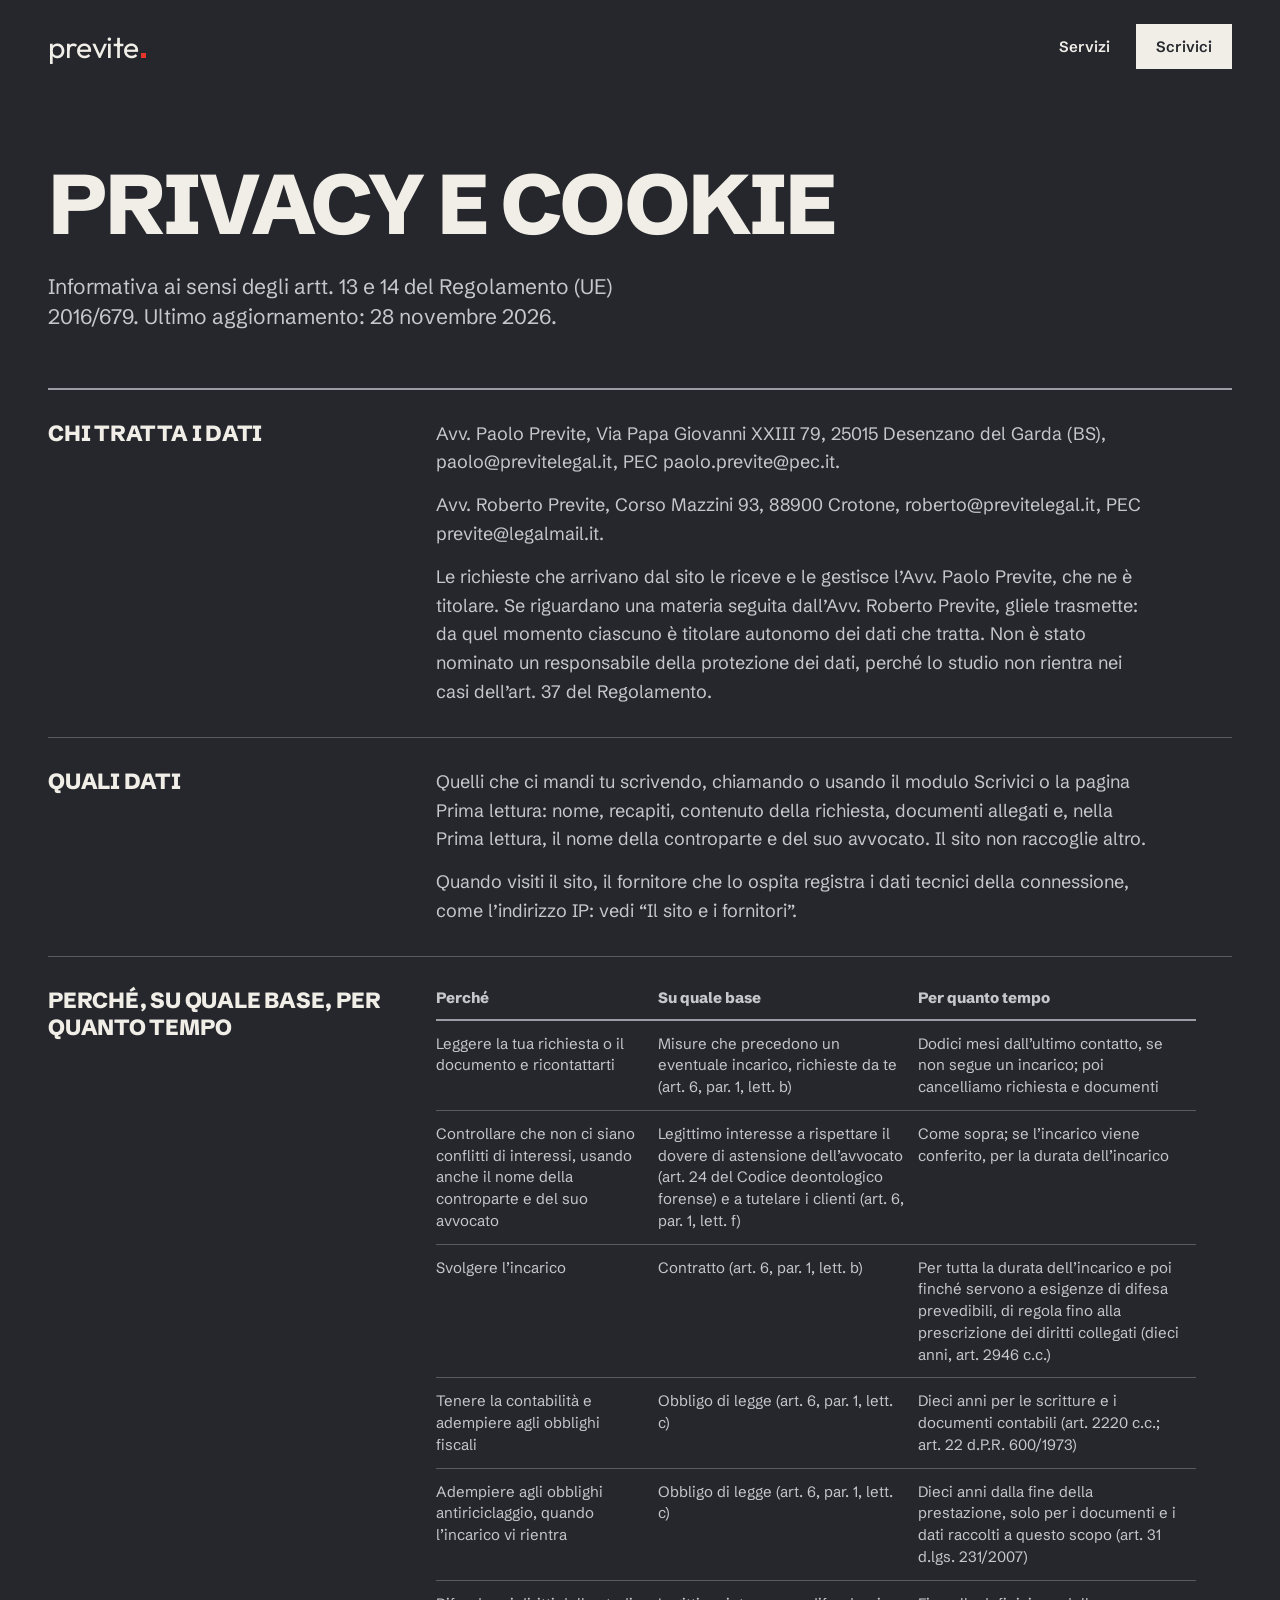
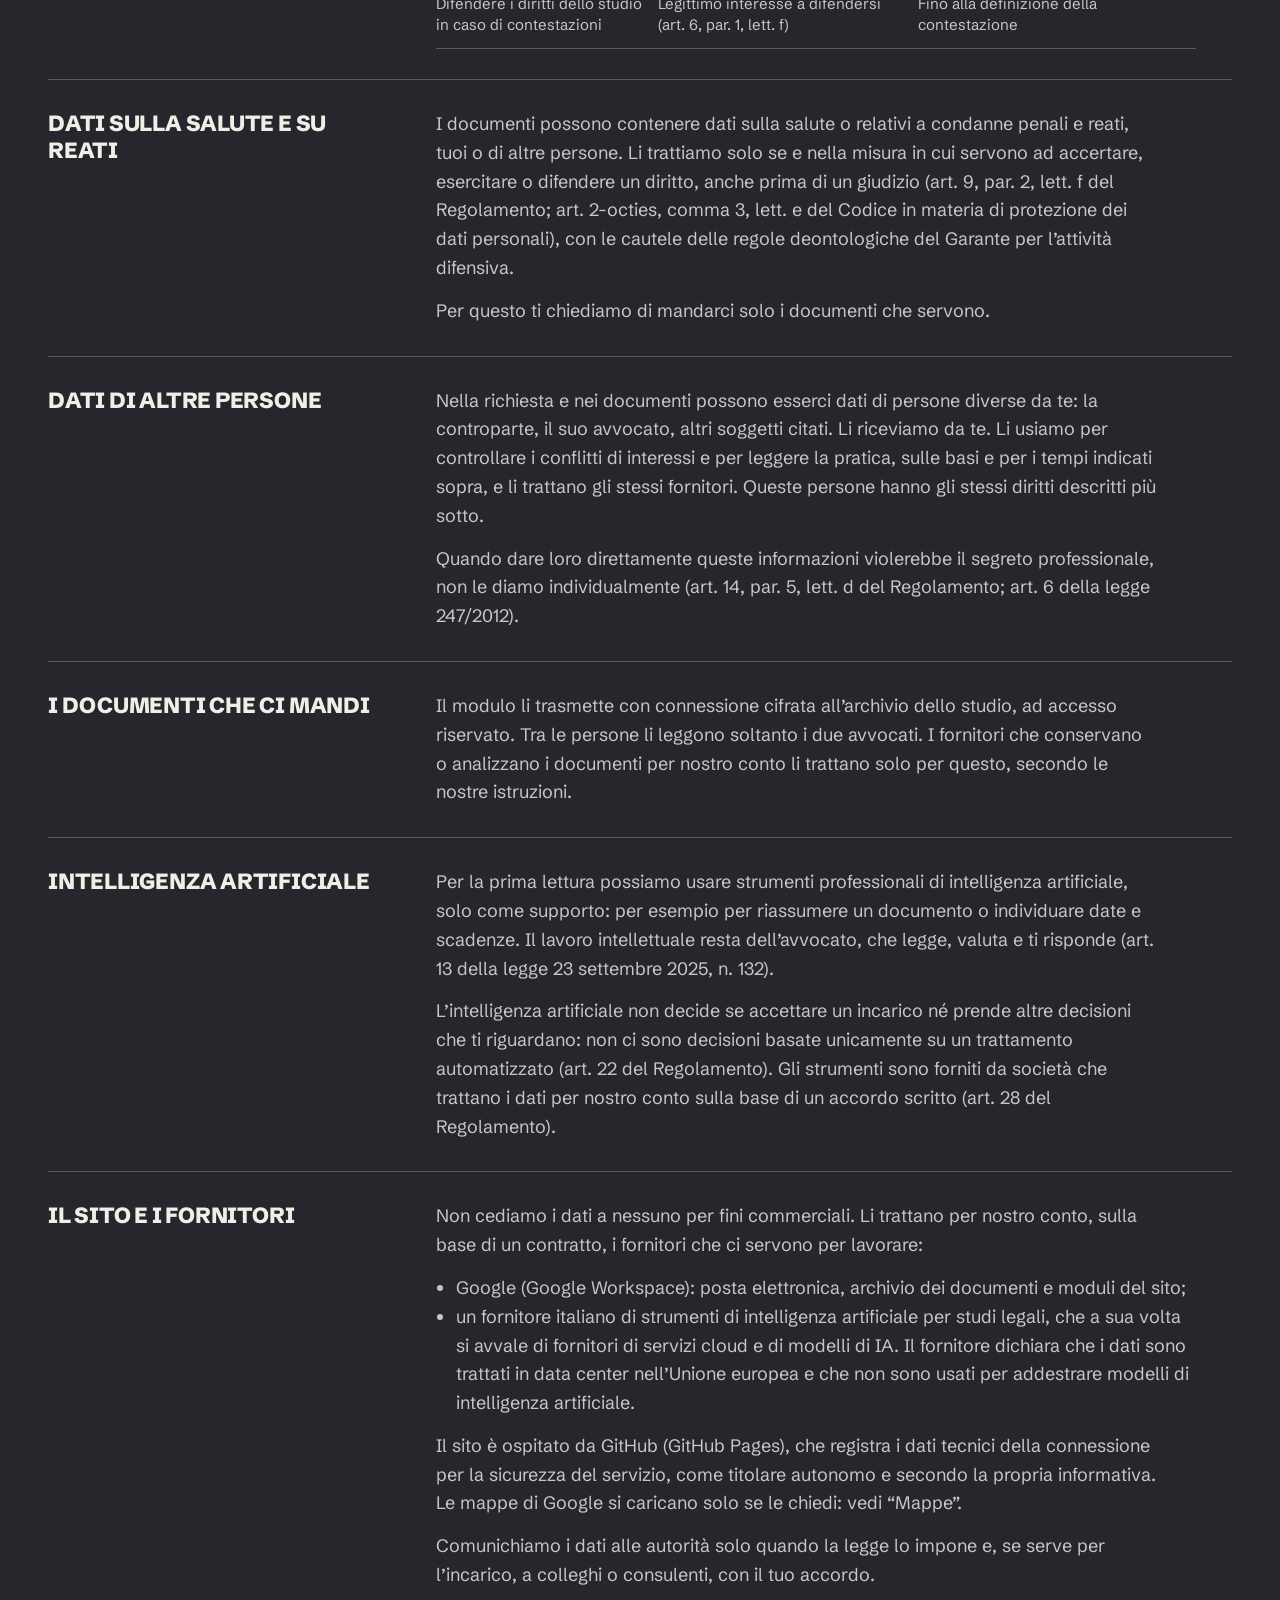
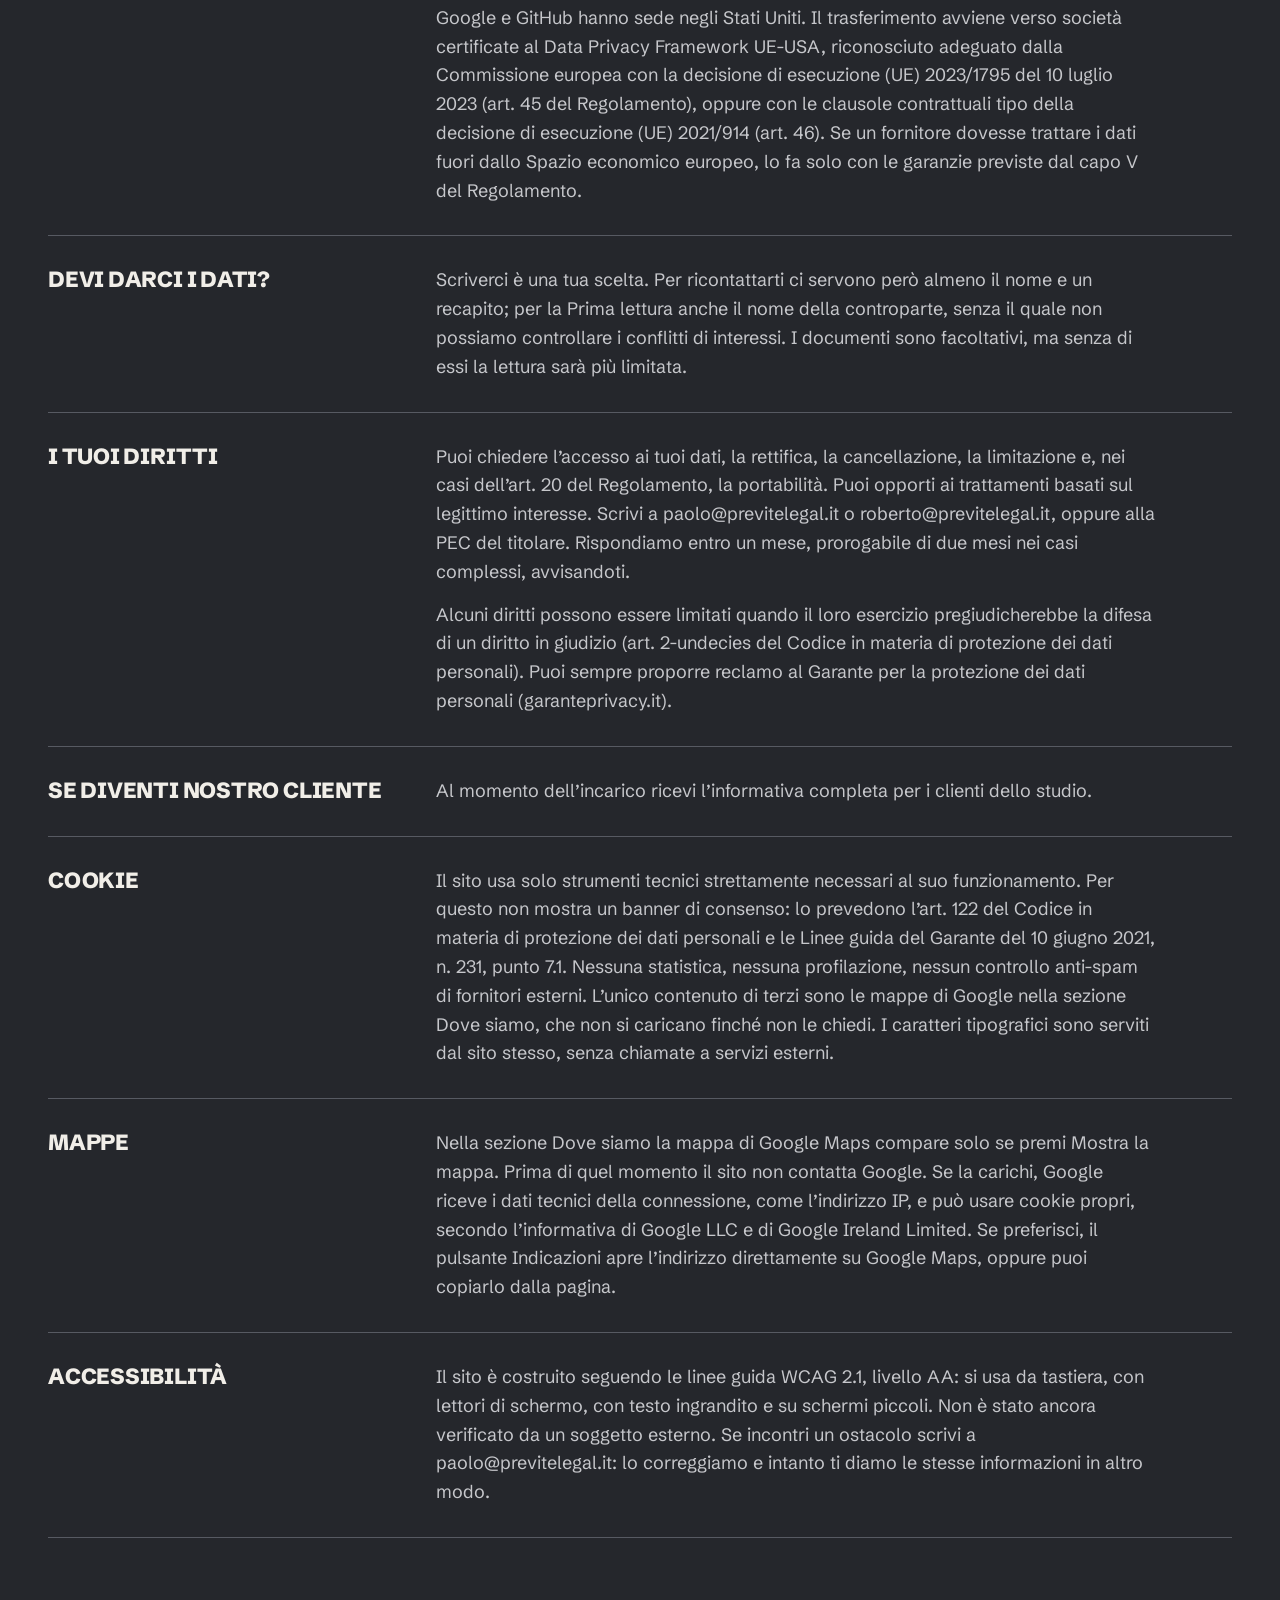
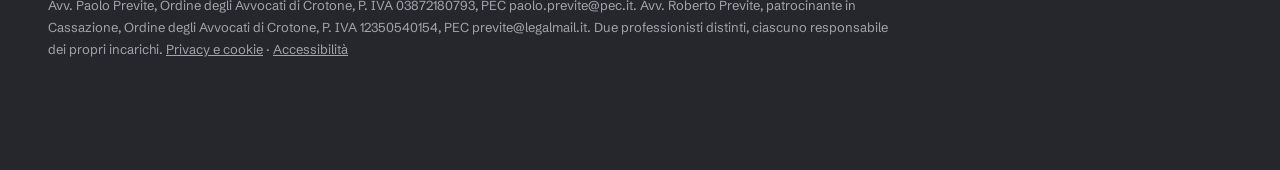
<file: privacy.html>
<!doctype html>
<html lang="it">
<head>
<meta charset="utf-8">
<meta name="viewport" content="width=device-width,initial-scale=1">
<title>previte - privacy e cookie</title>
<meta name="description" content="Informativa sulla privacy, cookie e accessibilità del sito previtelegal.it.">
<link rel="canonical" href="https://previtelegal.it/privacy">
<meta property="og:title" content="previte - privacy e cookie"><meta property="og:description" content="Informativa sulla privacy, cookie e accessibilità del sito previtelegal.it."><meta property="og:type" content="website"><meta property="og:url" content="https://previtelegal.it/privacy"><meta property="og:locale" content="it_IT">
<meta name="theme-color" content="#25272C">
<link rel="icon" href="assets/favicon.svg" type="image/svg+xml">
<link rel="preload" href="assets/fonts/schibsted-grotesk-800.woff2" as="font" type="font/woff2" crossorigin>
<link rel="stylesheet" href="assets/fonts.css?v=mwffaa7">
<link rel="stylesheet" href="assets/privacy.css?v=mwffaa7">
</head>
<body>
<div class="site"><a class="skip" href="#contenuto">Vai al contenuto</a>
<header class="top"><a class="logo" href="./" aria-label="previte, torna alla home">previte<i aria-hidden="true"></i></a><nav class="nav" aria-label="Principale"><a class="ur" href="./#servizi">Servizi</a><a class="cta" href="./#scrivici">Scrivici</a></nav></header>
<main id="contenuto"><section><div class="in" style="padding-top:8vh"><h1 class="h up">Privacy e cookie</h1><p class="lead" style="animation:none">Informativa ai sensi degli artt. 13 e 14 del Regolamento (UE) 2016/679. Ultimo aggiornamento: 28 novembre 2026.</p><div style="margin-top:56px;border-top:2px solid var(--fr)"><div class="pr"><h2>Chi tratta i dati</h2><div class="tx"><p>Avv. Paolo Previte, Via Papa Giovanni XXIII 79, 25015 Desenzano del Garda (BS), paolo@previtelegal.it, PEC paolo.previte@pec.it.</p><p>Avv. Roberto Previte, Corso Mazzini 93, 88900 Crotone, roberto@previtelegal.it, PEC previte@legalmail.it.</p><p>Le richieste che arrivano dal sito le riceve e le gestisce l’Avv. Paolo Previte, che ne è titolare. Se riguardano una materia seguita dall’Avv. Roberto Previte, gliele trasmette: da quel momento ciascuno è titolare autonomo dei dati che tratta. Non è stato nominato un responsabile della protezione dei dati, perché lo studio non rientra nei casi dell’art. 37 del Regolamento.</p></div></div><div class="pr"><h2>Quali dati</h2><div class="tx"><p>Quelli che ci mandi tu scrivendo, chiamando o usando il modulo Scrivici o la pagina Prima lettura: nome, recapiti, contenuto della richiesta, documenti allegati e, nella Prima lettura, il nome della controparte e del suo avvocato. Il sito non raccoglie altro.</p><p>Quando visiti il sito, il fornitore che lo ospita registra i dati tecnici della connessione, come l’indirizzo IP: vedi “Il sito e i fornitori”.</p></div></div><div class="pr"><h2>Perché, su quale base, per quanto tempo</h2><div class="tx"><div class="tw"><table><thead><tr><th>Perché</th><th>Su quale base</th><th>Per quanto tempo</th></tr></thead><tbody><tr><td>Leggere la tua richiesta o il documento e ricontattarti</td><td>Misure che precedono un eventuale incarico, richieste da te (art. 6, par. 1, lett. b)</td><td>Dodici mesi dall’ultimo contatto, se non segue un incarico; poi cancelliamo richiesta e documenti</td></tr><tr><td>Controllare che non ci siano conflitti di interessi, usando anche il nome della controparte e del suo avvocato</td><td>Legittimo interesse a rispettare il dovere di astensione dell’avvocato (art. 24 del Codice deontologico forense) e a tutelare i clienti (art. 6, par. 1, lett. f)</td><td>Come sopra; se l’incarico viene conferito, per la durata dell’incarico</td></tr><tr><td>Svolgere l’incarico</td><td>Contratto (art. 6, par. 1, lett. b)</td><td>Per tutta la durata dell’incarico e poi finché servono a esigenze di difesa prevedibili, di regola fino alla prescrizione dei diritti collegati (dieci anni, art. 2946 c.c.)</td></tr><tr><td>Tenere la contabilità e adempiere agli obblighi fiscali</td><td>Obbligo di legge (art. 6, par. 1, lett. c)</td><td>Dieci anni per le scritture e i documenti contabili (art. 2220 c.c.; art. 22 d.P.R. 600/1973)</td></tr><tr><td>Adempiere agli obblighi antiriciclaggio, quando l’incarico vi rientra</td><td>Obbligo di legge (art. 6, par. 1, lett. c)</td><td>Dieci anni dalla fine della prestazione, solo per i documenti e i dati raccolti a questo scopo (art. 31 d.lgs. 231/2007)</td></tr><tr><td>Difendere i diritti dello studio in caso di contestazioni</td><td>Legittimo interesse a difendersi (art. 6, par. 1, lett. f)</td><td>Fino alla definizione della contestazione</td></tr></tbody></table></div></div></div><div class="pr"><h2>Dati sulla salute e su reati</h2><div class="tx"><p>I documenti possono contenere dati sulla salute o relativi a condanne penali e reati, tuoi o di altre persone. Li trattiamo solo se e nella misura in cui servono ad accertare, esercitare o difendere un diritto, anche prima di un giudizio (art. 9, par. 2, lett. f del Regolamento; art. 2-octies, comma 3, lett. e del Codice in materia di protezione dei dati personali), con le cautele delle regole deontologiche del Garante per l’attività difensiva.</p><p>Per questo ti chiediamo di mandarci solo i documenti che servono.</p></div></div><div class="pr"><h2>Dati di altre persone</h2><div class="tx"><p>Nella richiesta e nei documenti possono esserci dati di persone diverse da te: la controparte, il suo avvocato, altri soggetti citati. Li riceviamo da te. Li usiamo per controllare i conflitti di interessi e per leggere la pratica, sulle basi e per i tempi indicati sopra, e li trattano gli stessi fornitori. Queste persone hanno gli stessi diritti descritti più sotto.</p><p>Quando dare loro direttamente queste informazioni violerebbe il segreto professionale, non le diamo individualmente (art. 14, par. 5, lett. d del Regolamento; art. 6 della legge 247/2012).</p></div></div><div class="pr"><h2>I documenti che ci mandi</h2><div class="tx"><p>Il modulo li trasmette con connessione cifrata all’archivio dello studio, ad accesso riservato. Tra le persone li leggono soltanto i due avvocati. I fornitori che conservano o analizzano i documenti per nostro conto li trattano solo per questo, secondo le nostre istruzioni.</p></div></div><div class="pr"><h2>Intelligenza artificiale</h2><div class="tx"><p>Per la prima lettura possiamo usare strumenti professionali di intelligenza artificiale, solo come supporto: per esempio per riassumere un documento o individuare date e scadenze. Il lavoro intellettuale resta dell’avvocato, che legge, valuta e ti risponde (art. 13 della legge 23 settembre 2025, n. 132).</p><p>L’intelligenza artificiale non decide se accettare un incarico né prende altre decisioni che ti riguardano: non ci sono decisioni basate unicamente su un trattamento automatizzato (art. 22 del Regolamento). Gli strumenti sono forniti da società che trattano i dati per nostro conto sulla base di un accordo scritto (art. 28 del Regolamento).</p></div></div><div class="pr"><h2>Il sito e i fornitori</h2><div class="tx"><p>Non cediamo i dati a nessuno per fini commerciali. Li trattano per nostro conto, sulla base di un contratto, i fornitori che ci servono per lavorare:</p><ul><li>Google (Google Workspace): posta elettronica, archivio dei documenti e moduli del sito;</li><li>un fornitore italiano di strumenti di intelligenza artificiale per studi legali, che a sua volta si avvale di fornitori di servizi cloud e di modelli di IA. Il fornitore dichiara che i dati sono trattati in data center nell’Unione europea e che non sono usati per addestrare modelli di intelligenza artificiale.</li></ul><p>Il sito è ospitato da GitHub (GitHub Pages), che registra i dati tecnici della connessione per la sicurezza del servizio, come titolare autonomo e secondo la propria informativa. Le mappe di Google si caricano solo se le chiedi: vedi “Mappe”.</p><p>Comunichiamo i dati alle autorità solo quando la legge lo impone e, se serve per l’incarico, a colleghi o consulenti, con il tuo accordo.</p><p>Google e GitHub hanno sede negli Stati Uniti. Il trasferimento avviene verso società certificate al Data Privacy Framework UE-USA, riconosciuto adeguato dalla Commissione europea con la decisione di esecuzione (UE) 2023/1795 del 10 luglio 2023 (art. 45 del Regolamento), oppure con le clausole contrattuali tipo della decisione di esecuzione (UE) 2021/914 (art. 46). Se un fornitore dovesse trattare i dati fuori dallo Spazio economico europeo, lo fa solo con le garanzie previste dal capo V del Regolamento.</p></div></div><div class="pr"><h2>Devi darci i dati?</h2><div class="tx"><p>Scriverci è una tua scelta. Per ricontattarti ci servono però almeno il nome e un recapito; per la Prima lettura anche il nome della controparte, senza il quale non possiamo controllare i conflitti di interessi. I documenti sono facoltativi, ma senza di essi la lettura sarà più limitata.</p></div></div><div class="pr"><h2>I tuoi diritti</h2><div class="tx"><p>Puoi chiedere l’accesso ai tuoi dati, la rettifica, la cancellazione, la limitazione e, nei casi dell’art. 20 del Regolamento, la portabilità. Puoi opporti ai trattamenti basati sul legittimo interesse. Scrivi a paolo@previtelegal.it o roberto@previtelegal.it, oppure alla PEC del titolare. Rispondiamo entro un mese, prorogabile di due mesi nei casi complessi, avvisandoti.</p><p>Alcuni diritti possono essere limitati quando il loro esercizio pregiudicherebbe la difesa di un diritto in giudizio (art. 2-undecies del Codice in materia di protezione dei dati personali). Puoi sempre proporre reclamo al Garante per la protezione dei dati personali (garanteprivacy.it).</p></div></div><div class="pr"><h2>Se diventi nostro cliente</h2><div class="tx"><p>Al momento dell’incarico ricevi l’informativa completa per i clienti dello studio.</p></div></div><div class="pr"><h2>Cookie</h2><p>Il sito usa solo strumenti tecnici strettamente necessari al suo funzionamento. Per questo non mostra un banner di consenso: lo prevedono l’art. 122 del Codice in materia di protezione dei dati personali e le Linee guida del Garante del 10 giugno 2021, n. 231, punto 7.1. Nessuna statistica, nessuna profilazione, nessun controllo anti-spam di fornitori esterni. L’unico contenuto di terzi sono le mappe di Google nella sezione Dove siamo, che non si caricano finché non le chiedi. I caratteri tipografici sono serviti dal sito stesso, senza chiamate a servizi esterni.</p></div><div class="pr" id="mappe"><h2>Mappe</h2><p>Nella sezione Dove siamo la mappa di Google Maps compare solo se premi Mostra la mappa. Prima di quel momento il sito non contatta Google. Se la carichi, Google riceve i dati tecnici della connessione, come l’indirizzo IP, e può usare cookie propri, secondo l’informativa di Google LLC e di Google Ireland Limited. Se preferisci, il pulsante Indicazioni apre l’indirizzo direttamente su Google Maps, oppure puoi copiarlo dalla pagina.</p></div><div class="pr" id="accessibilita"><h2>Accessibilità</h2><p>Il sito è costruito seguendo le linee guida WCAG 2.1, livello AA: si usa da tastiera, con lettori di schermo, con testo ingrandito e su schermi piccoli. Non è stato ancora verificato da un soggetto esterno. Se incontri un ostacolo scrivi a paolo@previtelegal.it: lo correggiamo e intanto ti diamo le stesse informazioni in altro modo.</p></div></div><p class="legal">Avv. Paolo Previte, Ordine degli Avvocati di Crotone, P. IVA 03872180793, PEC paolo.previte@pec.it. Avv. Roberto Previte, patrocinante in Cassazione, Ordine degli Avvocati di Crotone, P. IVA 12350540154, PEC previte@legalmail.it. Due professionisti distinti, ciascuno responsabile dei propri incarichi. <a href="privacy" style="text-decoration:underline">Privacy e cookie</a> · <a href="privacy#accessibilita" style="text-decoration:underline">Accessibilità</a></p></div></section></main>
</div>


<script src="assets/gsap.min.js?v=mwffaa7" defer></script>
<script src="assets/ScrollTrigger.min.js?v=mwffaa7" defer></script>
<script src="assets/motion.js?v=mwffaa7" defer></script>
</body>
</html>
</file>
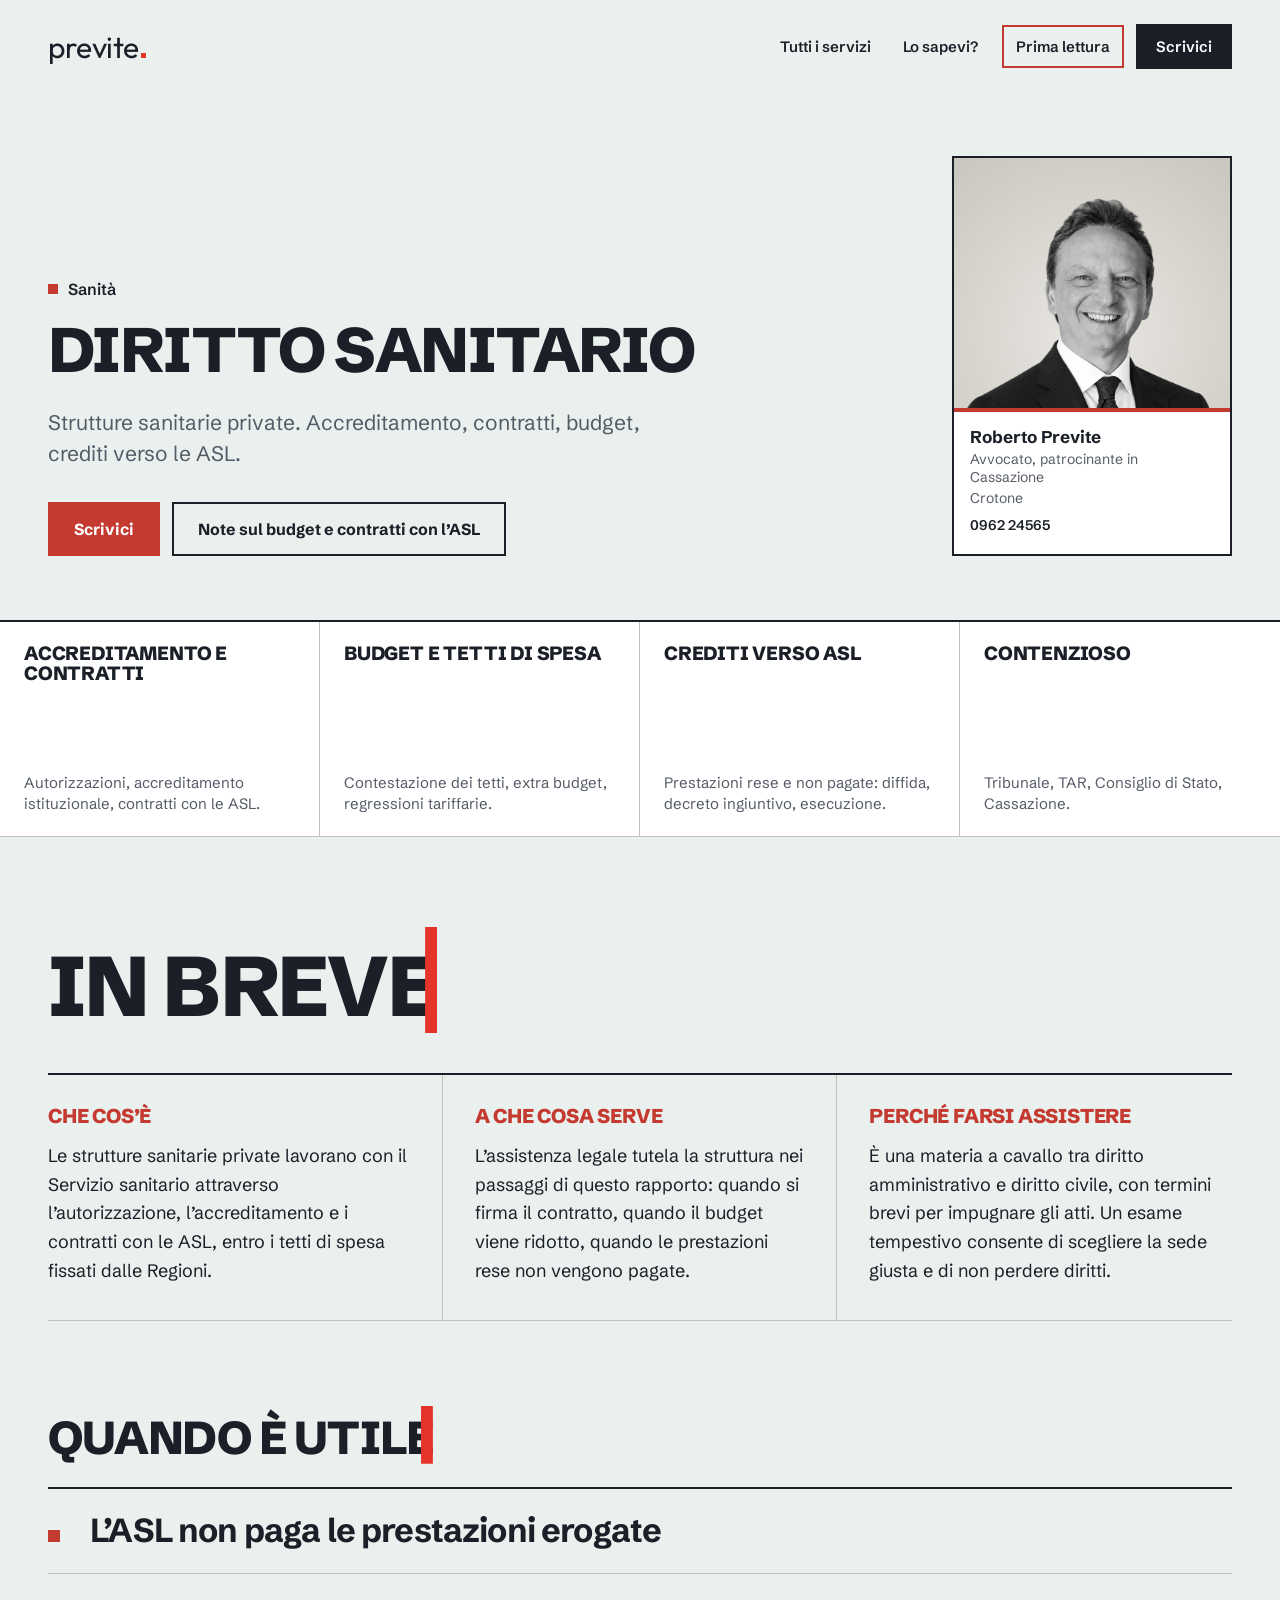
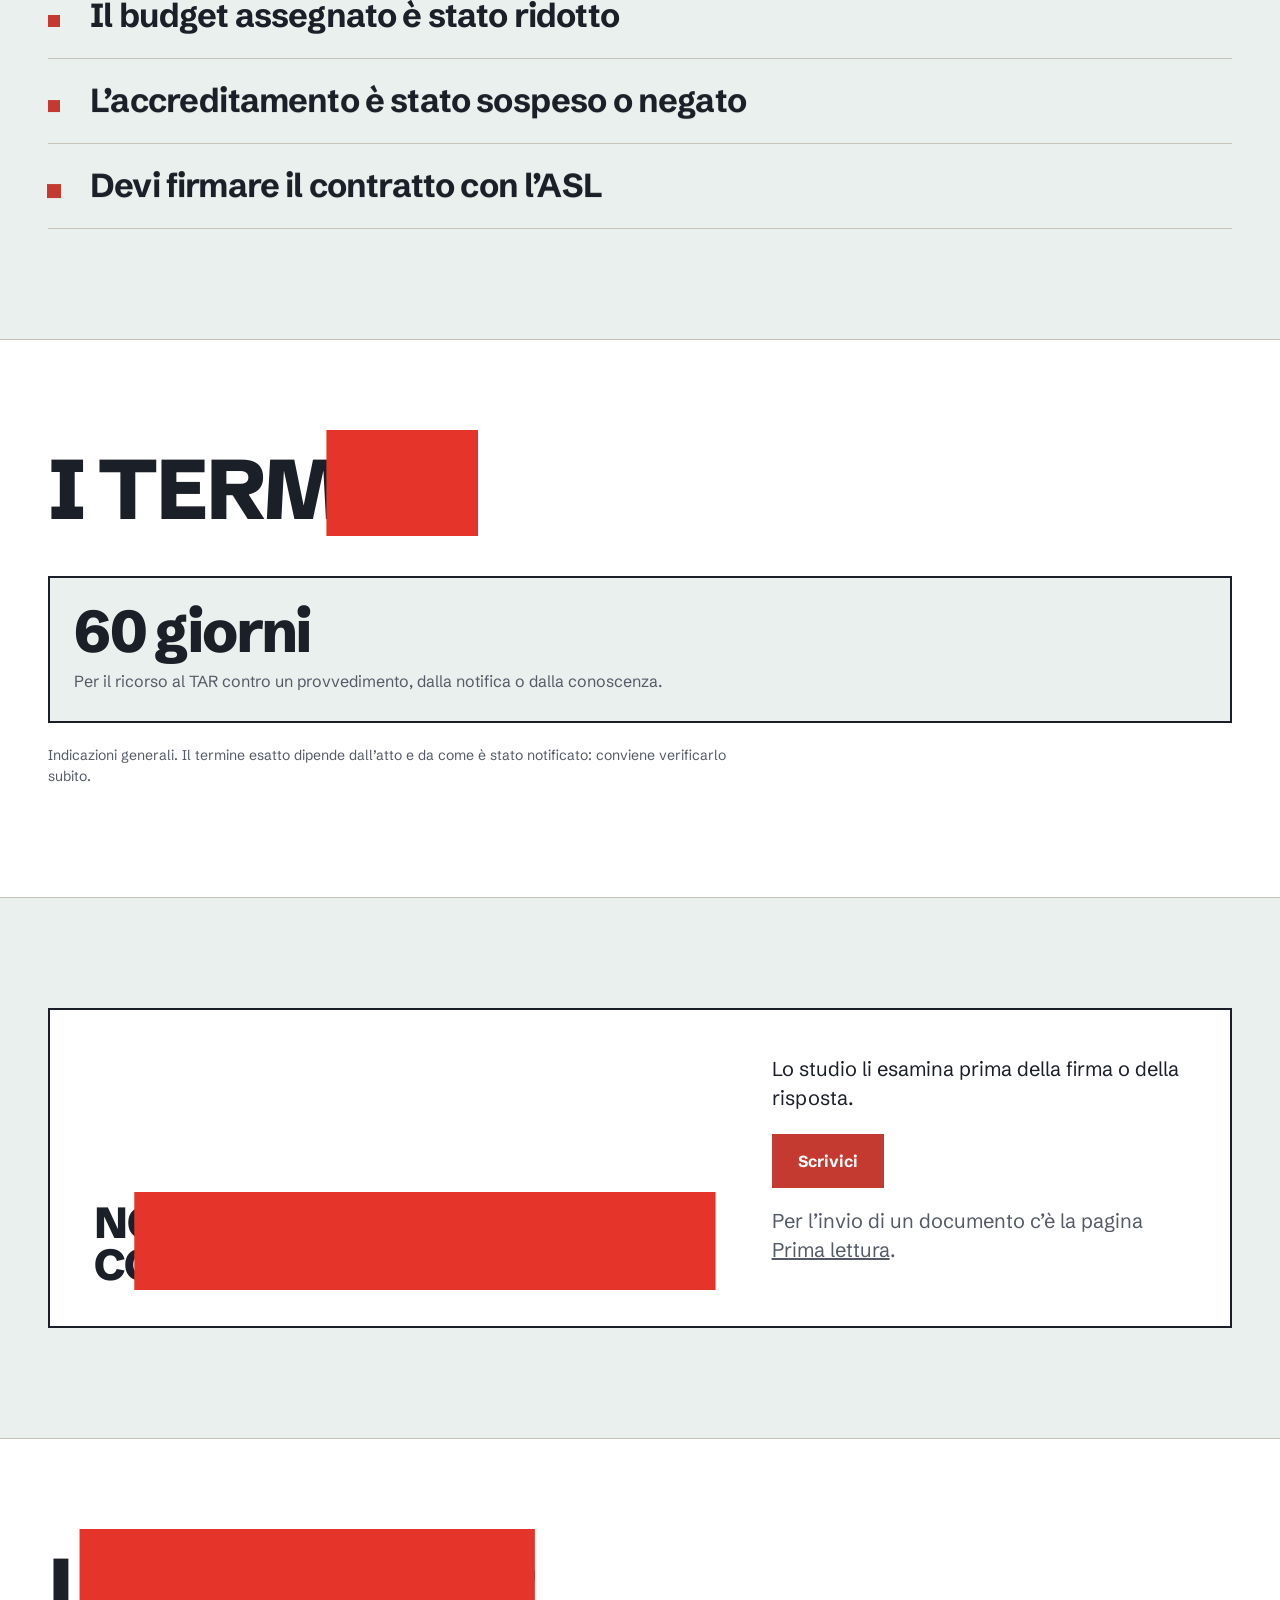
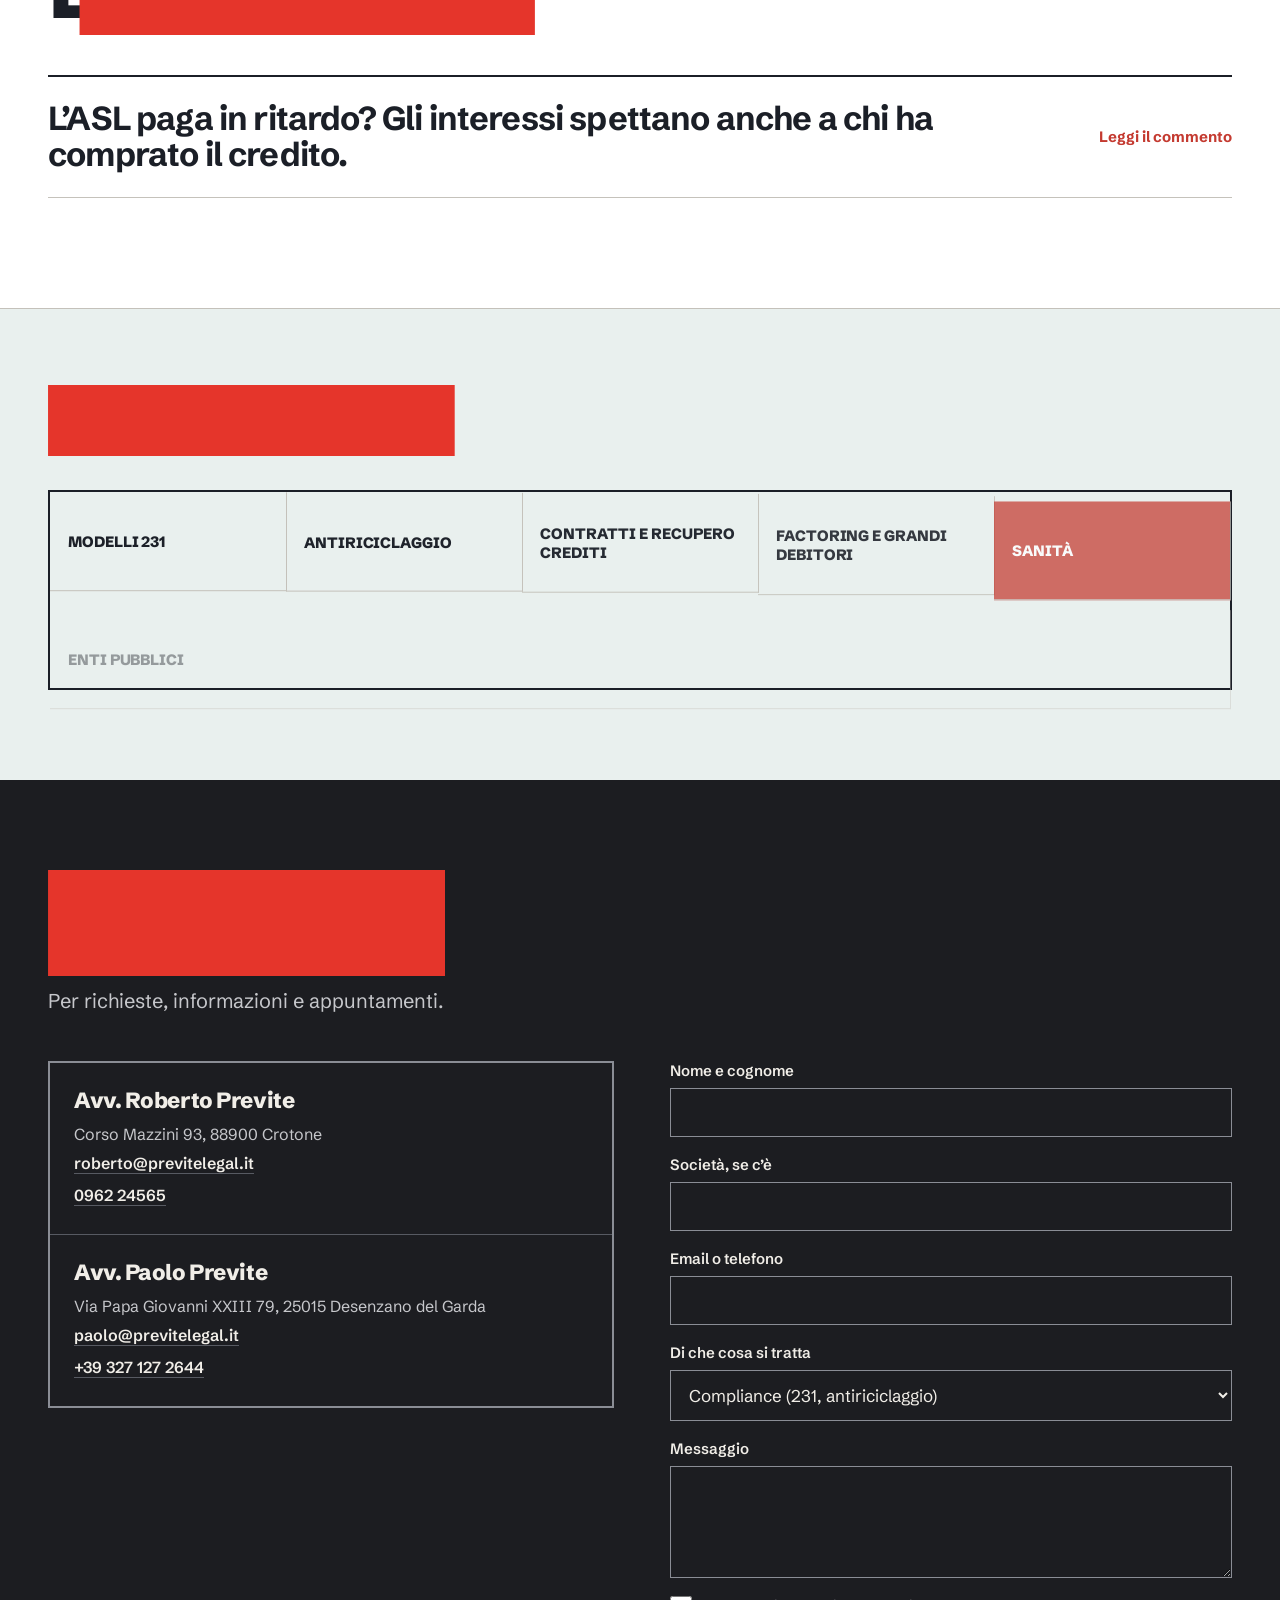
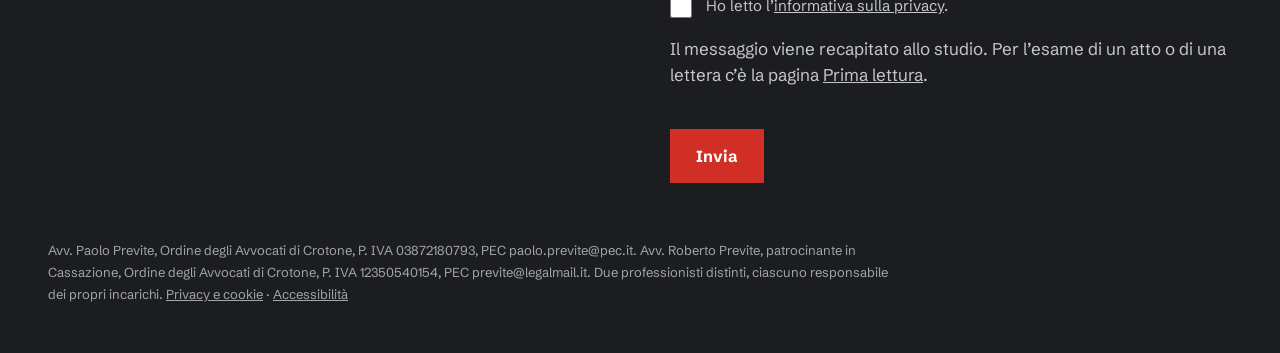
<file: sanita.html>
<!doctype html>
<html lang="it">
<head>
<meta charset="utf-8">
<meta name="viewport" content="width=device-width,initial-scale=1">
<title>previte - diritto sanitario</title>
<meta name="description" content="Diritto sanitario per le strutture private: accreditamento, contratti, budget, crediti verso le ASL.">
<link rel="canonical" href="https://previtelegal.it/sanita">
<meta property="og:title" content="previte - diritto sanitario"><meta property="og:description" content="Diritto sanitario per le strutture private: accreditamento, contratti, budget, crediti verso le ASL."><meta property="og:type" content="website"><meta property="og:url" content="https://previtelegal.it/sanita"><meta property="og:locale" content="it_IT">
<meta name="theme-color" content="#25272C">
<link rel="icon" href="assets/favicon.svg" type="image/svg+xml">
<link rel="preload" href="assets/fonts/schibsted-grotesk-800.woff2" as="font" type="font/woff2" crossorigin>
<link rel="stylesheet" href="assets/fonts.css?v=mwffaa7">
<link rel="stylesheet" href="assets/sanita.css?v=mwffaa7">
</head>
<body>
<div class="site"><a class="skip" href="#contenuto">Vai al contenuto</a>
<header class="top"><a class="logo" href="./" aria-label="previte, torna alla home">previte<i aria-hidden="true"></i></a><nav class="nav" aria-label="Principale"><a href="./#servizi">Tutti i servizi</a><a href="./#sapevi">Lo sapevi?</a><a class="ur" href="prima-lettura">Prima lettura</a><a class="cta" href="#scrivici">Scrivici</a></nav></header>
<main id="contenuto">
<section class="hero"><div><p class="grp"><i aria-hidden="true"></i>Sanità</p><h1 class="h1 up">Diritto sanitario</h1><p class="lead">Strutture sanitarie private. Accreditamento, contratti, budget, crediti verso le ASL.</p><div class="hb"><a class="btn" href="#scrivici">Scrivici</a><a class="btn gh" href="#inizia">Note sul budget e contratti con l’ASL</a></div></div><div class="pe"><article class="pc"><div class="ph"><img src="assets/roberto-previte.webp?v=mwffaa7" alt="Avv. Roberto Previte"></div><div class="pt"><b>Roberto Previte</b><span>Avvocato, patrocinante in Cassazione</span><span>Crotone</span><a href="tel:+39096224565">0962 24565</a></div></article></div></section>
<div class="acts"><div class="act"><b>Accreditamento e contratti</b><span>Autorizzazioni, accreditamento istituzionale, contratti con le ASL.</span></div><div class="act"><b>Budget e tetti di spesa</b><span>Contestazione dei tetti, extra budget, regressioni tariffarie.</span></div><div class="act"><b>Crediti verso ASL</b><span>Prestazioni rese e non pagate: diffida, decreto ingiuntivo, esecuzione.</span></div><div class="act"><b>Contenzioso</b><span>Tribunale, TAR, Consiglio di Stato, Cassazione.</span></div></div>
<section><div class="in"><h2 class="h up">In breve</h2><div class="ex"><div><h3>Che cos’è</h3><p>Le strutture sanitarie private lavorano con il Servizio sanitario attraverso l’autorizzazione, l’accreditamento e i contratti con le ASL, entro i tetti di spesa fissati dalle Regioni.</p></div><div><h3>A che cosa serve</h3><p>L’assistenza legale tutela la struttura nei passaggi di questo rapporto: quando si firma il contratto, quando il budget viene ridotto, quando le prestazioni rese non vengono pagate.</p></div><div><h3>Perché farsi assistere</h3><p>È una materia a cavallo tra diritto amministrativo e diritto civile, con termini brevi per impugnare gli atti. Un esame tempestivo consente di scegliere la sede giusta e di non perdere diritti.</p></div></div>
<h2 class="h2b up">Quando è utile</h2><div class="wl" style="margin-top:28px"><div class="wi"><i aria-hidden="true"></i><span>L’ASL non paga le prestazioni erogate</span></div><div class="wi"><i aria-hidden="true"></i><span>Il budget assegnato è stato ridotto</span></div><div class="wi"><i aria-hidden="true"></i><span>L’accreditamento è stato sospeso o negato</span></div><div class="wi"><i aria-hidden="true"></i><span>Devi firmare il contratto con l’ASL</span></div></div></div></section>
<section class="band"><div class="in"><h2 class="h up">I termini</h2><div class="cells"><div class="cell"><span class="big">60 giorni</span><p>Per il ricorso al TAR contro un provvedimento, dalla notifica o dalla conoscenza.</p></div></div><p class="note">Indicazioni generali. Il termine esatto dipende dall’atto e da come è stato notificato: conviene verificarlo subito.</p></div></section>
<section id="inizia"><div class="in"><div class="cta2"><h2 class="up">Note sul budget e contratti con l’ASL</h2><div><p>Lo studio li esamina prima della firma o della risposta.</p><a class="btn" href="#scrivici">Scrivici</a><p class="note" style="margin-top:18px">Per l’invio di un documento c’è la pagina <a href="prima-lettura" style="text-decoration:underline">Prima lettura</a>.</p></div></div></div></section>
<section class="band"><div class="in"><h2 class="h up">Lo sapevi?</h2><div class="nl"><a class="ni" href="./#sapevi"><span>L’ASL paga in ritardo? Gli interessi spettano anche a chi ha comprato il credito.</span><em>Leggi il commento</em></a></div></div></section>
<section><div class="in" style="padding-top:90px;padding-bottom:90px"><h2 class="h up" style="font-size:clamp(34px,4.4vw,64px)">Le altre aree</h2><div class="oth"><a href="modelli-231">Modelli 231</a><a href="antiriciclaggio">Antiriciclaggio</a><a href="contratti-e-crediti">Contratti e recupero crediti</a><a href="factoring">Factoring e grandi debitori</a><a href="sanita" class="me" aria-current="page">Sanità</a><a href="enti-pubblici">Enti pubblici</a></div></div></section>
</main>
<footer class="ink" id="scrivici"><div class="in" style="padding-bottom:48px"><h2 class="h up">Scrivici</h2><p style="margin:20px 0 0;font-size:20px;color:#C6C7CB">Per richieste, informazioni e appuntamenti.</p>
<div class="ct"><div class="pp2"><div class="pc2"><b>Avv. Roberto Previte</b><span>Corso Mazzini 93, 88900 Crotone</span><a href="mailto:roberto@previtelegal.it">roberto@previtelegal.it</a><a href="tel:+39096224565">0962 24565</a></div><div class="pc2"><b>Avv. Paolo Previte</b><span>Via Papa Giovanni XXIII 79, 25015 Desenzano del Garda</span><a href="mailto:paolo@previtelegal.it">paolo@previtelegal.it</a><a href="tel:+393271272644">+39 327 127 2644</a></div></div>
<form class="sf2" action="mailto:paolo@previtelegal.it?subject=Richiesta%20dal%20sito" method="post" enctype="text/plain"><label class="hp" aria-hidden="true">Lascia vuoto<input type="text" name="hp" tabindex="-1" autocomplete="off"></label><label>Nome e cognome<input type="text" name="Nome" autocomplete="name" required></label><label>Società, se c’è<input type="text" name="Societa" autocomplete="organization"></label><label>Email o telefono<input type="text" name="Recapito" required></label><label>Di che cosa si tratta<select name="Argomento"><option>Compliance (231, antiriciclaggio)</option><option>Società e contratti</option><option>Crediti</option><option>Sanità</option><option>Enti pubblici</option><option>Altro</option></select></label><label>Messaggio<textarea name="Messaggio" rows="4" required></textarea></label><label class="ck2"><input type="checkbox" name="Privacy" value="informativa letta" required><span>Ho letto l’<a href="privacy">informativa sulla privacy</a>.</span></label><p class="fn">Il messaggio viene recapitato allo studio. Per l’esame di un atto o di una lettera c’è la pagina <a href="prima-lettura">Prima lettura</a>.</p><p class="fst" role="status" aria-live="polite"></p><button type="submit" class="btn">Invia</button></form></div>
<p class="legal">Avv. Paolo Previte, Ordine degli Avvocati di Crotone, P. IVA 03872180793, PEC paolo.previte@pec.it. Avv. Roberto Previte, patrocinante in Cassazione, Ordine degli Avvocati di Crotone, P. IVA 12350540154, PEC previte@legalmail.it. Due professionisti distinti, ciascuno responsabile dei propri incarichi. <a href="privacy" style="text-decoration:underline">Privacy e cookie</a> · <a href="privacy#accessibilita" style="text-decoration:underline">Accessibilità</a></p></div></footer>
</div>

<script src="assets/moduli.js?v=mwffaa7" defer></script>
<script src="assets/gsap.min.js?v=mwffaa7" defer></script>
<script src="assets/ScrollTrigger.min.js?v=mwffaa7" defer></script>
<script src="assets/motion.js?v=mwffaa7" defer></script>
</body>
</html>
</file>
<file: assets/fonts.css>
@font-face{font-family:'Schibsted Grotesk';font-style:normal;font-weight:400;font-display:swap;src:url(fonts/schibsted-grotesk-400.woff2) format('woff2')}
@font-face{font-family:'Schibsted Grotesk';font-style:normal;font-weight:600;font-display:swap;src:url(fonts/schibsted-grotesk-600.woff2) format('woff2')}
@font-face{font-family:'Schibsted Grotesk';font-style:normal;font-weight:700;font-display:swap;src:url(fonts/schibsted-grotesk-700.woff2) format('woff2')}
@font-face{font-family:'Schibsted Grotesk';font-style:normal;font-weight:800;font-display:swap;src:url(fonts/schibsted-grotesk-800.woff2) format('woff2')}
@font-face{font-family:'Outfit';font-style:normal;font-weight:400;font-display:swap;src:url(fonts/outfit-400.woff2) format('woff2')}
@font-face{font-family:'Instrument Serif';font-style:normal;font-weight:400;font-display:swap;src:url(fonts/instrument-serif-400.woff2) format('woff2')}
</file>
<file: assets/index.css>
html{scroll-behavior:smooth}
body{margin:0;background:#25272C}
.skip{position:absolute;left:12px;top:-60px;z-index:50;padding:12px 16px;background:#fff;color:#17181B;font:600 16px Arial,sans-serif;text-decoration:underline}.skip:focus{top:12px}
a{color:inherit;text-decoration:none}
button{font:inherit;color:inherit}
:focus-visible{outline:3px solid #FF6A5E;outline-offset:3px}.light :focus-visible,.soft :focus-visible{outline-color:#C9291F}
.site{--bg:#25272C;--bg2:#2D2F35;--pan:#363940;--fr:#9A9DA5;--ln:#575A62;--tx:#F1EEE8;--mu:#A9ABB1;--mu2:#C6C7CB;--red:#E5352B;--redt:#FF7A6E;--redb:#C9291F;--inv:#25272C;--hv:#FFFFFF;background:var(--bg);color:var(--tx);font-family:'Schibsted Grotesk',Arial,sans-serif;overflow:hidden}
.up{text-transform:uppercase;font-weight:800;letter-spacing:-.02em;line-height:.92}
.hero{position:relative;height:100vh;min-height:680px;display:flex;flex-direction:column;overflow:hidden;background:radial-gradient(70% 80% at 54% 58%,#4A4D56 0%,#33363C 45%,#25272C 100%)}
.top{position:relative;z-index:5;display:flex;justify-content:space-between;align-items:center;padding:24px 48px;animation:fade .8s ease 2.2s both}
.logo{font-family:'Outfit',Arial,sans-serif;font-size:30px;letter-spacing:-.5px;display:flex;align-items:baseline;gap:2px}
.logo i{display:inline-block;width:5px;height:5px;background:var(--red)}
.nav{display:flex;align-items:center;gap:4px;font-size:15px;font-weight:600}
.nav a{padding:12px 14px}
.nav a:hover{color:var(--redt)}
.nav .cta{background:var(--tx);color:var(--inv);padding:13px 20px;margin-left:8px}
.nav .cta:hover{background:var(--redb);color:#fff}
.wall{position:absolute;left:0;right:0;top:11vh;display:flex;justify-content:center;align-items:baseline;font-family:'Outfit',Arial,sans-serif;font-size:min(27vw,52vh);line-height:1;letter-spacing:-.045em;color:#F1EEE8;white-space:nowrap;pointer-events:none;animation:boom 1s cubic-bezier(.23,1,.32,1) .25s both,towall 1.4s ease 1.7s forwards}
.wall i{display:block;width:.075em;height:.075em;margin-left:.03em;background:var(--red);transform:scale(0);animation:sq .45s cubic-bezier(.34,1.56,.64,1) 1.1s forwards}
@keyframes boom{from{opacity:0;transform:scale(1.12);filter:blur(16px)}to{opacity:1;transform:none;filter:blur(0)}}
@keyframes towall{to{color:#5A5D66}}
@keyframes boomM{0%{opacity:0;transform:translateY(26vh) scale(1.35);filter:blur(18px)}30%{opacity:1;transform:translateY(26vh) scale(1.06);filter:blur(0)}62%{transform:translateY(26vh) scale(1.06)}100%{opacity:1;transform:none;filter:blur(0)}}
@keyframes fadeonly{from{opacity:0}to{opacity:1}}
@keyframes sq{to{transform:scale(1)}}
.duo{position:absolute;left:50%;bottom:150px;display:flex;align-items:flex-end;transform:translateX(-46%);pointer-events:none;animation:rise 1.4s cubic-bezier(.23,1,.32,1) 1.8s both}
.duo img{display:block;height:min(58vh,580px,38vw);filter:contrast(1.04) brightness(1.04) drop-shadow(0 30px 50px rgba(0,0,0,.45))}
.duo .rob{height:min(69vh,690px,45.2vw);margin-right:calc(-1 * min(10vh,6.5vw))}
@keyframes rise{from{opacity:0;transform:translate(-46%,50px)}to{opacity:1;transform:translateX(-46%)}}
.tag{position:absolute;left:48px;bottom:182px;z-index:3;margin:0;font-size:clamp(26px,3.1vw,48px);animation:fade .9s ease 2.5s both}
.tag{line-height:1}.tag span{display:block}
.names{position:absolute;right:48px;bottom:182px;z-index:3;display:flex;flex-direction:column;align-items:flex-end;gap:8px;text-align:right;font-size:14px;animation:fade .9s ease 2.5s both}
.names{align-items:stretch}.names div{box-sizing:border-box;width:100%;min-width:220px;padding:9px 14px;background:var(--bg2);border:1px solid var(--fr)}
.names b{display:block;font-size:16px;font-weight:700}.names span{color:var(--mu)}
.tiles{position:absolute;left:0;right:0;bottom:0;z-index:4;display:grid;grid-template-columns:repeat(5,1fr);height:150px;background:var(--bg2);border-top:2px solid var(--tx);animation:up .9s cubic-bezier(.23,1,.32,1) 2.3s both}
.tile{position:relative;display:flex;flex-direction:column;justify-content:space-between;align-items:flex-start;padding:20px 22px;border:0;border-right:1px solid var(--ln);background:var(--bg2);text-align:left;cursor:pointer;transition:background-color 220ms ease,color 220ms ease}
.tile:last-child{border-right:0}
.tile b{font-size:clamp(17px,1.55vw,24px);font-weight:800;text-transform:uppercase;letter-spacing:-.01em;line-height:1}
.tile span{font-size:14px;line-height:1.3;color:var(--mu);transition:color 220ms ease}
.tile::after{content:"";position:absolute;right:18px;top:20px;width:10px;height:10px;background:var(--red);transform:scale(0);transition:transform 260ms cubic-bezier(.34,1.56,.64,1)}
.tile:hover,.tile:focus-visible{background:var(--tx);color:var(--inv)}
.tile:hover span,.tile:focus-visible span{color:#55585F}
.tile:hover::after,.tile:focus-visible::after{transform:scale(1)}
@keyframes up{from{transform:translateY(100%)}to{transform:none}}
@keyframes fade{from{opacity:0}to{opacity:1}}
.sec{position:relative}
.in{max-width:1344px;box-sizing:border-box;margin:0 auto;padding:120px 48px}
.h{margin:0;font-size:clamp(52px,8.4vw,132px)}
.lead{margin:22px 0 0;max-width:600px;font-size:20px;line-height:1.45;color:var(--mu2)}
.light{--bg:#F3F2EF;--bg2:#FFFFFF;--pan:#E4E3DF;--fr:#17181B;--ln:#BDBCB7;--tx:#17181B;--mu:#5E6066;--mu2:#3F4147;--inv:#F3F2EF;--hv:#C9291F;--redt:#C9291F;background:#EDECE8;color:var(--tx)}
.src{margin:16px 0 0!important;font-size:14px!important;color:var(--mu)}.ink{background:#1C1D21}
.tabs{display:flex;flex-wrap:wrap;margin-top:56px;border:2px solid var(--fr);background:var(--bg)}
.tab{position:relative;flex:1 1 150px;display:flex;justify-content:space-between;align-items:flex-end;gap:10px;min-height:74px;padding:14px 16px;border:0;border-right:1px solid var(--ln);background:transparent;text-align:left;cursor:pointer;font-size:16px;font-weight:600;line-height:1.15;transition:background-color 180ms ease,color 180ms ease}
.tab:last-child{border-right:0}
.tab i{font-style:normal;font-weight:600;color:var(--mu)}
.tab:hover{background:var(--pan)}
.tab.on{background:var(--tx);color:var(--inv)}
.tab.on::before{content:"";position:absolute;left:0;right:0;top:0;height:5px;background:var(--red)}
.tab.on i{color:var(--inv)}
.n{border-bottom:1px solid var(--ln)}
.nb{display:grid;grid-template-columns:170px 1fr 44px;gap:8px 28px;align-items:start;width:100%;padding:30px 0;background:transparent;border:0;text-align:left;cursor:pointer}
.nb .meta{display:flex;flex-direction:column;gap:6px;padding-top:10px;font-size:15px;font-weight:600}
.nb .meta span+span{font-weight:400;color:var(--mu);font-size:14px}
.nb .t{font-size:clamp(26px,3.1vw,46px);font-weight:700;letter-spacing:-.025em;line-height:1.04;transition:color 180ms ease}
.nb .pm{width:44px;height:44px;display:grid;place-items:center;background:var(--tx);color:var(--inv);font-size:24px;font-weight:400;transition:background-color 180ms ease,color 180ms ease}
.nb:hover .pm{background:#C9291F;color:#fff}.nb:hover .t{color:var(--hv)}
.nx{display:grid;grid-template-columns:repeat(auto-fit,minmax(300px,1fr));gap:0;margin:0 0 40px 198px;border:2px solid var(--fr);animation:fade .45s ease both}
.nx>div{padding:26px 28px;background:var(--bg)}
.nx h3{margin:0 0 10px;font-size:15px;font-weight:700}
.nx p{margin:0;font-size:17px;line-height:1.55}
.nx a{text-decoration:underline;text-underline-offset:4px}
.nx .cm{background:var(--tx);color:var(--inv)}
.nx .cm h3{color:#FF7A6E;margin-top:20px}.nx .cm h3:first-child{margin-top:0}
.cd{display:grid;grid-template-columns:repeat(auto-fit,minmax(230px,1fr));margin-top:72px;border:2px solid var(--fr);background:var(--bg)}
.cd div{padding:24px 22px 26px;border-right:1px solid var(--ln)}
.cd div:last-child{border-right:0}
.cd .num{font-size:clamp(54px,5.4vw,84px);font-weight:800;letter-spacing:-.04em;line-height:.9}
.cd .u{margin-left:8px;font-size:15px;font-weight:600;color:var(--mu)}
.cd .d{display:block;margin:16px 0 6px;font-weight:700;font-size:16px;color:var(--redt)}
.cd .w{font-size:15px;line-height:1.4;color:var(--mu2)}
.svc{display:grid;grid-template-columns:minmax(220px,25%) minmax(0,1fr);margin-top:56px;border:2px solid var(--fr);background:var(--bg2)}
.sl{display:flex;flex-direction:column;border-right:2px solid var(--fr)}
.st{position:relative;flex:0 0 auto;display:flex;align-items:center;min-height:96px;padding:16px 22px;border:0;border-bottom:1px solid var(--ln);background:transparent;text-align:left;cursor:pointer;font-size:clamp(17px,1.5vw,22px);font-weight:800;text-transform:uppercase;letter-spacing:-.01em;transition:background-color 160ms ease,color 160ms ease}
.st:last-child{border-bottom:0}
.st:hover{background:var(--pan)}
.st.on{background:var(--tx);color:var(--inv)}
.st.on::before{content:"";position:absolute;left:0;top:0;bottom:0;width:6px;background:var(--red)}
.sp{display:grid;grid-template-columns:minmax(0,1fr) minmax(220px,290px);min-width:0;height:696px}.sc{overflow:hidden}
.sc{padding:40px 44px 36px;display:flex;flex-direction:column;min-width:0}
.pe{display:flex;flex-direction:column;border-left:2px solid var(--fr)}
.pc{flex:1;display:flex;flex-direction:column;border-bottom:1px solid var(--ln)}
.pc:last-child{border-bottom:0}
.pc .ph{position:relative;flex:1;min-height:200px;overflow:hidden;background:radial-gradient(80% 90% at 50% 70%,#5A5D66,#3A3D44);border-bottom:4px solid var(--red)}
.pc img{position:absolute;left:50%;top:2px;height:max(310px,128%);transform:translateX(-50%)}
.pt{display:flex;flex-direction:column;gap:3px;padding:16px 20px 18px;font-size:15px;color:var(--mu2)}
.pt b{font-size:19px;font-weight:700;color:var(--tx)}
.pt a{margin-top:2px;padding:4px 0;color:var(--tx);font-weight:600}
.sp h3{margin:0;overflow-wrap:break-word;font-size:clamp(30px,3.8vw,60px)}
.sp .l{margin:16px 0 28px;max-width:560px;font-size:19px;line-height:1.45;color:var(--mu2)}
.row{display:grid;grid-template-columns:minmax(0,1fr) auto;gap:6px 24px;align-items:center;padding:20px 0;border-top:1px solid var(--ln)}
.row .nm{grid-column:1;overflow-wrap:break-word;font-size:clamp(20px,1.9vw,27px);font-weight:700;letter-spacing:-.02em}
.row .ds{grid-column:1;grid-row:2;font-size:16px;line-height:1.4;color:var(--mu2)}
.row .ar{width:12px;height:12px;background:var(--tx);justify-self:end;transition:background-color 180ms ease,transform 300ms cubic-bezier(.23,1,.32,1)}
.row:hover .nm{text-decoration:underline;text-underline-offset:5px}.row:hover .ar{background:var(--red);transform:rotate(45deg)}
.who{margin-top:auto;padding-top:26px;border-top:1px solid var(--ln)}
.btn{display:inline-block;padding:16px 26px;border:0;background:var(--redb);color:#fff;font-size:16px;font-weight:700;cursor:pointer;transition:background-color 180ms ease,color 180ms ease,transform 160ms ease}
.btn:hover{background:var(--tx);color:var(--inv)}.btn:active{transform:scale(.97)}
.ct{display:flex;flex-wrap:wrap;gap:56px;margin-top:56px}
.ct>*{flex:1 1 380px;min-width:0}
.ct .bigm,.ct .big{display:block;font-size:clamp(26px,2.8vw,40px);font-weight:700;letter-spacing:-.02em;margin-bottom:10px}
.ct p{margin:0 0 20px;font-size:17px;line-height:1.55;color:var(--mu2)}
.ct label{display:flex;flex-direction:column;gap:8px;margin-bottom:20px;font-size:15px;font-weight:600}
.ct input,.ct textarea{padding:14px;background:transparent;border:1px solid var(--ln);color:var(--tx);font:inherit;font-size:17px;font-weight:400;text-transform:none;resize:none}
.big2{margin-top:90px;padding-bottom:.15em;font-family:'Outfit',Arial,sans-serif;font-size:min(27vw,420px);line-height:.8;letter-spacing:-.045em;color:#2B2D33;display:flex;align-items:baseline;white-space:nowrap}
.big2 i{display:block;width:.075em;height:.075em;margin-left:.03em;background:var(--red)}
.legal{margin:36px 0 0;font-size:13px;line-height:1.5;color:#A3A5AB;max-width:860px}
@media (min-width:901px) and (max-width:1300px){.duo img{height:min(58vh,33vw)}.duo .rob{height:min(69vh,39.3vw);margin-right:calc(-1 * min(10vh,5.6vw))}.names{font-size:13px}.names b{font-size:15px}}
@media (max-width:1150px){.svc{grid-template-columns:1fr}.sl{flex-direction:row;flex-wrap:wrap;border-right:0;border-bottom:2px solid var(--fr)}.st{flex:1 1 170px;min-height:64px;border-right:1px solid var(--ln)}.sp{height:auto}}
@media (max-width:900px){.top{padding:18px 20px}.nav{gap:0}.nav a:not(.cta):not(.pl){display:none}.nav a{padding:11px 12px}.nav .cta{padding:11px 14px;margin-left:6px}.in{padding:80px 20px}.tiles{grid-template-columns:1fr 1fr;height:auto;position:relative}.hero{height:auto}.duo{position:relative;left:auto;bottom:auto;transform:none;justify-content:center;animation:fade 1s ease 1.8s both;margin-top:8vh}.duo img{height:44vh}.duo .rob{height:50vh;margin-right:-8vh}.tag,.names{position:relative;left:auto;right:auto;bottom:auto;padding:16px 20px;align-items:flex-start}.sp{grid-template-columns:1fr}.sc{padding:28px 20px}.soft .in{padding:72px 20px}.ct{gap:36px}.ct>*{flex-basis:100%}.cd div{border-right:0;border-bottom:1px solid var(--ln)}.tab{flex-basis:45%;border-bottom:1px solid var(--ln)}.pc .ph{min-height:230px}.names{flex-direction:row;flex-wrap:wrap;align-items:stretch}.names div{flex:1 1 0;min-width:0}.tile{min-height:112px;gap:14px;border-bottom:1px solid var(--ln)}.tile:last-child{grid-column:1/-1}.h{font-size:clamp(44px,13vw,132px)}.pe{border-left:0;border-top:2px solid var(--fr);flex-direction:row}.nb{grid-template-columns:1fr 44px}.nb .meta{grid-column:1/-1;flex-direction:row;gap:14px;padding:0}.nx{margin-left:0}.row{grid-template-columns:minmax(0,1fr) auto}.sc .row .ds{grid-column:1/-1;grid-row:2}.sc .row .go{grid-row:1}}
.lk{display:inline-block;margin-top:16px;padding:4px 0;font-weight:700;color:#FF7A6E;text-decoration:underline;text-underline-offset:4px}
.nw{display:grid;grid-template-columns:1fr minmax(220px,340px) auto;gap:0;align-items:stretch;margin-top:20px;border:2px solid var(--fr);background:var(--bg2)}
.nw div{display:flex;flex-direction:column;gap:4px;justify-content:center;padding:20px 24px}
.nw b{font-size:22px;font-weight:800;letter-spacing:-.02em}.nw span{font-size:15px;color:var(--mu)}
.nw input{padding:0 20px;border:0;border-left:1px solid var(--ln);background:transparent;color:var(--tx);font:inherit;font-size:17px;min-height:64px}
.src a{position:relative}.vh{white-space:nowrap;position:absolute;width:1px;height:1px;overflow:hidden;clip-path:inset(50%)}
.tm{display:grid;grid-template-columns:repeat(3,1fr);margin-top:56px;border:2px solid var(--fr);background:var(--bg2)}
.tm div{padding:26px 26px 30px;border-right:1px solid var(--ln)}
.tm div:last-child{border-right:0}
.tm .num{font-size:clamp(72px,9vw,150px);font-weight:800;letter-spacing:-.05em;line-height:.85;color:var(--tx)}
.tm .u{margin-left:10px;font-size:18px;font-weight:600;color:var(--red)}
.tm .w{display:block;margin-top:18px;font-size:17px;line-height:1.4;color:var(--mu2)}
.fine{margin:18px 0 0;max-width:720px;font-size:14px;line-height:1.5;color:var(--mu)}
.h3{margin:96px 0 0;font-size:clamp(34px,4.4vw,68px)}
.en{display:grid;grid-template-columns:repeat(3,1fr);margin-top:36px;border:2px solid var(--fr)}
.en a{display:flex;flex-direction:column;gap:14px;min-height:230px;padding:26px 26px 24px;border-right:1px solid var(--ln);background:var(--bg2);transition:background-color 220ms ease,color 220ms ease}
.en a:last-child{border-right:0}
.en b{font-size:clamp(22px,2.2vw,32px);font-weight:800;letter-spacing:-.025em;line-height:1.02}
.en span{font-size:17px;line-height:1.45;color:var(--mu2);transition:color 220ms ease}
.en em{margin-top:auto;font-style:normal;font-weight:700;color:var(--red)}
.en a:hover{background:var(--tx);color:var(--inv)}.en a:hover span{color:var(--inv)}
.alt{background:#1F2126}
.row .go{grid-column:2;grid-row:1/3;font-size:15px;font-weight:700;color:var(--redt);white-space:nowrap;justify-self:end;transition:transform 300ms cubic-bezier(.23,1,.32,1)}
.row:hover .go{transform:translateX(6px)}
.btn.gh{background:transparent;color:var(--tx);box-shadow:inset 0 0 0 2px var(--fr)}
.btn.gh:hover{background:var(--tx);color:var(--inv)}
@media (max-width:900px){.nw,.tm,.en{grid-template-columns:1fr}.tm div,.en a{border-right:0;border-bottom:1px solid var(--ln)}.nw input{border-left:0;border-top:1px solid var(--ln)}}
.acts2{display:grid;grid-template-columns:1fr 1fr;border:2px solid #8A8D95}
.ab{display:flex;flex-direction:column;gap:6px;justify-content:space-between;min-height:120px;padding:20px 22px;border-right:1px solid #575A62;border-bottom:1px solid #575A62;margin:0 -1px -1px 0;transition:background-color 200ms ease,color 200ms ease}
.ab b{font-size:20px;font-weight:800;letter-spacing:-.02em}.ab span{font-size:15px;color:#C6C7CB;transition:color 200ms ease}
.ab:hover{background:#C9291F;color:#fff}.ab:hover span{color:#fff}
@media (max-width:700px){.acts2{grid-template-columns:1fr}}
.hb2{display:flex;flex-wrap:wrap;gap:12px;margin-top:34px}
.en{grid-template-columns:repeat(4,1fr);margin-top:64px}
.en div{display:flex;flex-direction:column;gap:12px;min-height:170px;padding:24px;border-right:1px solid var(--ln);background:var(--bg2)}
.en div:last-child{border-right:0}
.en div b{font-size:clamp(20px,1.9vw,27px)}
.nav .pl{box-shadow:inset 0 0 0 2px var(--red);margin-left:6px}
@media (max-width:900px){.en{grid-template-columns:1fr 1fr}}
.soft{background:#F4F2EE;color:#2A2C31}
.soft .in{padding:96px 48px}
.sf{display:grid;grid-template-columns:minmax(0,1.1fr) minmax(0,1fr);gap:32px 72px;align-items:start}
.sfh{margin:0;font-family:'Instrument Serif',Georgia,serif;font-weight:400;font-size:clamp(34px,4.2vw,58px);line-height:1.06;letter-spacing:-.015em}
.sf p{margin:6px 0 26px;font-size:20px;line-height:1.6;color:#4A4D54}
.sfb{display:inline-block;padding:16px 28px;border-radius:4px;background:#2A2C31;color:#fff;font-size:17px;font-weight:600;transition:background-color 200ms ease}
.sfb:hover{background:#B3372E}
@media (max-width:900px){.sf{grid-template-columns:1fr}}
@media (max-width:900px){.wall{animation:boomM 2.1s cubic-bezier(.65,0,.35,1) .15s both,towall 1.2s ease 2.3s forwards}.wall i{animation-delay:.9s}.duo{animation-delay:2.2s}.top{animation-delay:2.5s}.tag,.names{animation-delay:2.7s}.tiles{animation-delay:2.6s}}
@media (max-width:900px){.duo{box-sizing:border-box;width:100%;overflow:hidden;border-bottom:2px solid var(--tx);background:linear-gradient(180deg,transparent 55%,rgba(16,18,22,.55))}}
@media (max-width:560px){.pe{flex-direction:column}.logo{font-size:26px}.duo img{height:38vh}.duo .rob{height:44vh;margin-right:-6vh}.nx>div{padding:20px 18px}}

.where .in{padding-top:110px;padding-bottom:110px}
.places{display:grid;grid-template-columns:repeat(2,minmax(0,1fr));margin-top:56px;border:2px solid var(--fr);background:var(--bg2)}
.place{display:flex;flex-direction:column;min-width:0;border-right:1px solid var(--ln)}
.place:last-child{border-right:0}
.place .who2{display:flex;align-items:center;gap:10px;padding:16px 22px;border-bottom:1px solid var(--ln);font-size:15px;font-weight:700}
.place .who2 i{display:block;width:10px;height:10px;background:var(--red)}
.mapbox{position:relative;height:400px;overflow:hidden;background:#1F2126;border-bottom:4px solid var(--red)}
.mapbox .grid{position:absolute;inset:-40px;background-image:linear-gradient(#2E3138 1px,transparent 1px),linear-gradient(90deg,#2E3138 1px,transparent 1px),linear-gradient(#272A30 1px,transparent 1px),linear-gradient(90deg,#272A30 1px,transparent 1px);background-size:96px 96px,96px 96px,24px 24px,24px 24px;transform:rotate(-8deg)}
.mapbox .road{position:absolute;left:-10%;right:-10%;height:14px;background:#3A3D45;transform:rotate(-8deg)}
.mapbox .road.b{width:14px;height:auto;top:-10%;bottom:-10%;left:auto;transform:rotate(-8deg)}
.mapbox .pin{position:absolute;left:50%;top:46%;width:18px;height:18px;margin:-9px 0 0 -9px;background:var(--red);box-shadow:0 0 0 8px rgba(229,53,43,.18),0 0 0 22px rgba(229,53,43,.08)}
.mapbox .mapimg{position:absolute;inset:0;width:100%;height:100%;object-fit:cover}
.mapbox::after{content:"";position:absolute;left:0;right:0;bottom:0;height:45%;background:linear-gradient(transparent,rgba(16,18,24,.85));pointer-events:none}
.mapbox .city{z-index:2;position:absolute;left:22px;right:22px;bottom:18px;margin:0;font-size:clamp(30px,3.3vw,52px);font-weight:800;text-transform:uppercase;letter-spacing:-.03em;line-height:.9;color:#F1EEE8}
.mapbox iframe{position:absolute;inset:0;z-index:3;width:100%;height:100%;border:0;filter:grayscale(1) invert(.92) contrast(.88) brightness(.95)}
.pinfo{display:flex;flex-direction:column;gap:14px;flex:1;padding:22px 22px 24px}
.pinfo .addr{margin:0;font-size:19px;font-weight:700;letter-spacing:-.01em;line-height:1.3}
.pinfo .pact{display:flex;flex-wrap:wrap;gap:10px;margin-top:auto}
.pbtn{display:inline-flex;align-items:center;min-height:44px;padding:0 16px;border:0;background:var(--tx);color:var(--inv);font-size:15px;font-weight:700;cursor:pointer;transition:background-color 160ms ease,color 160ms ease}
.pbtn:hover{background:var(--redb);color:#fff}
.pbtn.gh{background:transparent;color:var(--tx);box-shadow:inset 0 0 0 2px var(--fr)}
.pbtn.gh:hover{background:var(--tx);color:var(--inv)}
.pnote{margin:0;font-size:13px;line-height:1.5;color:var(--mu)}
.pnote a{text-decoration:underline}
@media (max-width:1000px){.places{grid-template-columns:1fr}.place{border-right:0;border-bottom:1px solid var(--ln)}.place:last-child{border-bottom:0}.mapbox{height:260px}}
.pp2{display:flex;flex-direction:column;gap:0;border:2px solid #8A8D95;align-self:start}
.pc2{display:flex;flex-direction:column;gap:6px;padding:24px 24px 26px;font-size:16px;color:#C6C7CB}
.pc2+.pc2{border-top:1px solid #575A62}
.pc2 b{margin-bottom:4px;font-size:22px;font-weight:800;letter-spacing:-.02em;color:#F1EEE8}
.pc2 a{align-self:flex-start;padding:3px 0;color:#F1EEE8;font-weight:600;text-decoration:underline;text-underline-offset:4px;text-decoration-color:#575A62}
.pc2 a:hover{text-decoration-color:#FF7A6E}
.sf2{display:flex;flex-direction:column}
.sf2 label{display:flex;flex-direction:column;gap:8px;margin-bottom:18px;font-size:15px;font-weight:600;color:#F1EEE8}
.sf2 input[type=text],.sf2 select,.sf2 textarea{padding:13px 14px;background:transparent;border:1px solid #8A8D95;color:#F1EEE8;font:inherit;font-size:17px;font-weight:400;resize:vertical}
.sf2 select{appearance:auto}.sf2 option{color:#17181B}
.sf2 .ck2{display:grid;grid-template-columns:24px 1fr;gap:12px;align-items:start;font-weight:400;color:#C6C7CB}
.sf2 .ck2 input{width:22px;height:22px;margin:0}
.sf2 a{text-decoration:underline}
.hp{position:absolute;left:-9999px;width:1px;height:1px;overflow:hidden}.fst{margin:0 0 14px;font-size:15px;color:#C6C7CB}.fst.err{color:#FF7A6E}.sf2 .btn[disabled]{opacity:.6;cursor:wait}.sent{padding:26px 26px 28px;border:2px solid #8A8D95;font-size:18px;line-height:1.55;color:#C6C7CB}.sent b{display:block;margin-bottom:6px;font-size:24px;color:#F1EEE8}
.fn{margin:0 0 18px;font-size:14px;line-height:1.5;color:#A3A5AB}
.sf2 .btn{align-self:flex-start}
@media (prefers-reduced-motion:reduce){html{scroll-behavior:auto}*{animation:none!important;transition:none!important}.wall{color:#5A5D66;animation:fadeonly 1.4s ease .1s both!important}.wall i{transform:none}}
[hidden]{display:none!important}
</file>
<file: assets/antiriciclaggio.css>
html{scroll-behavior:smooth}
body{margin:0;background:#0C211B}
.skip{position:absolute;left:12px;top:-60px;z-index:50;padding:12px 16px;background:#fff;color:#17181B;font:600 16px Arial,sans-serif;text-decoration:underline}.skip:focus{top:12px}
a{color:inherit;text-decoration:none}
button{font:inherit;color:inherit}
:focus-visible{outline:3px solid var(--acc,#E5352B);outline-offset:3px}
.site{--bg:#0C211B;--bg2:#133029;--tx:#F1EFE6;--acc:#CDA85F;--fr:#8FA79D;--ln:#27483F;--mu:#A9BDB3;--inv:#0C211B;background:var(--bg);color:var(--tx);font-family:'Schibsted Grotesk',Arial,sans-serif;overflow:hidden}
.up{text-transform:uppercase;font-weight:800;letter-spacing:-.025em;line-height:.92}
.top{display:flex;justify-content:space-between;align-items:center;padding:24px 48px;animation:fade .7s ease .2s both}
.logo{font-family:'Outfit',Arial,sans-serif;font-size:30px;letter-spacing:-.5px;display:flex;align-items:baseline;gap:2px}
.logo i{display:inline-block;width:5px;height:5px;background:#E5352B}
.nav{display:flex;align-items:center;gap:4px;font-size:15px;font-weight:600}
.nav a{padding:12px 14px}
.nav a:hover{color:var(--acc)}
.nav .ur{box-shadow:inset 0 0 0 2px var(--acc);margin-left:6px}
.nav .cta{background:var(--tx);color:var(--inv);padding:13px 20px;margin-left:8px}
.nav .cta:hover{background:var(--acc);color:var(--inv)}
.hero{position:relative;display:grid;grid-template-columns:minmax(0,1fr) minmax(240px,280px);gap:40px 48px;align-items:end;max-width:1344px;box-sizing:border-box;margin:0 auto;padding:7vh 48px 64px}
.grp{display:flex;align-items:center;gap:10px;margin:0 0 22px;font-size:16px;font-weight:600;animation:fade .7s ease .3s both}
.grp i{display:block;width:10px;height:10px;background:var(--acc)}
.h1{margin:0;overflow-wrap:break-word;font-size:clamp(28px,4.9vw,80px);animation:rise 1s cubic-bezier(.23,1,.32,1) .25s both}
.lead{margin:28px 0 0;max-width:620px;font-size:21px;line-height:1.45;color:var(--mu);animation:fade .8s ease .6s both}
.hb{display:flex;flex-wrap:wrap;gap:12px;margin-top:34px;animation:fade .8s ease .8s both}
.btn{display:inline-block;padding:17px 26px;border:0;background:var(--acc);color:var(--inv);font-size:16px;font-weight:700;cursor:pointer;transition:background-color 180ms ease,color 180ms ease,transform 160ms ease}
.btn:hover{background:var(--tx);color:var(--inv)}.btn:active{transform:scale(.97)}
.btn.gh{background:transparent;color:var(--tx);box-shadow:inset 0 0 0 2px var(--fr)}
.btn.gh:hover{background:var(--tx);color:var(--inv)}
.pe{display:flex;gap:0;border:2px solid var(--fr);animation:fade .9s ease .7s both}
.pc{flex:1;display:flex;flex-direction:column;min-width:0;border-right:1px solid var(--ln);background:var(--bg2)}
.pc:last-child{border-right:0}
.pc .ph{position:relative;height:250px;overflow:hidden;background:radial-gradient(80% 90% at 50% 70%,#35574D,#0F2A23);border-bottom:4px solid var(--acc)}
.pc img{position:absolute;left:50%;top:4px;height:370px;transform:translateX(-50%)}
.pt{display:flex;flex-direction:column;gap:3px;padding:14px 16px 16px;font-size:14px;color:var(--mu)}
.pt b{font-size:17px;font-weight:700;color:var(--tx)}
.pt a{margin-top:2px;padding:4px 0;color:var(--tx);font-weight:600}
.acts{display:grid;grid-template-columns:repeat(4,1fr);border-top:2px solid var(--tx);border-bottom:1px solid var(--ln);background:var(--bg2);animation:up .9s cubic-bezier(.23,1,.32,1) .9s both}
.act{min-width:0;display:flex;flex-direction:column;gap:26px;justify-content:space-between;min-height:170px;padding:22px 24px;border-right:1px solid var(--ln);transition:background-color 220ms ease,color 220ms ease}
.act:last-child{border-right:0}
.act b{overflow-wrap:break-word;min-width:0;font-size:clamp(17px,1.5vw,23px);font-weight:800;text-transform:uppercase;letter-spacing:-.01em;line-height:1.02}
.act span{font-size:15px;line-height:1.4;color:var(--mu);transition:color 220ms ease}
.act:hover{background:var(--tx);color:var(--inv)}.act:hover span{color:var(--inv)}
.in{max-width:1344px;box-sizing:border-box;margin:0 auto;padding:110px 48px}
.h{margin:0;overflow-wrap:break-word;font-size:clamp(40px,6.6vw,104px)}
.ex{display:grid;grid-template-columns:repeat(3,minmax(0,1fr));gap:0;margin-top:48px;border-top:2px solid var(--fr);border-bottom:1px solid var(--ln)}.ex>div{padding:28px 32px 34px 0;border-right:1px solid var(--ln)}.ex>div+div{padding-left:32px}.ex>div:last-child{border-right:0;padding-right:0}.ex h3{margin:0 0 14px;font-size:20px;font-weight:800;text-transform:uppercase;letter-spacing:-.01em;color:var(--acc)}.ex p{margin:0;font-size:18px;line-height:1.6}.h2b{margin:96px 0 0;overflow-wrap:break-word;font-size:clamp(28px,3.6vw,54px)}
.wl{margin-top:48px;border-top:2px solid var(--fr)}
.wi{display:grid;grid-template-columns:22px 1fr;gap:20px;align-items:baseline;padding:24px 0;border-bottom:1px solid var(--ln);font-size:clamp(22px,2.6vw,38px);font-weight:700;letter-spacing:-.025em;line-height:1.08}
.wi i{display:block;width:12px;height:12px;background:var(--acc)}
.band{background:var(--bg2);border-top:1px solid var(--ln);border-bottom:1px solid var(--ln)}
.cells{display:grid;grid-template-columns:repeat(auto-fit,minmax(240px,1fr));margin-top:48px;border:2px solid var(--fr)}
.cell{padding:26px 24px 28px;border-right:1px solid var(--ln);background:var(--bg)}
.cell:last-child{border-right:0}
.cell .big{display:block;font-size:clamp(40px,4.6vw,72px);font-weight:800;letter-spacing:-.04em;line-height:.92}
.cell .sm{display:block;font-size:14px;font-weight:700;color:var(--acc);margin-bottom:14px}
.cell b{display:block;font-size:20px;font-weight:800;text-transform:uppercase;letter-spacing:-.01em}
.cell p{margin:12px 0 0;font-size:16px;line-height:1.45;color:var(--mu)}
.note{margin:22px 0 0;max-width:720px;font-size:14px;line-height:1.5;color:var(--mu)}
.cta2{display:grid;grid-template-columns:minmax(0,1.5fr) minmax(0,1fr);gap:32px 56px;align-items:end;padding:44px 44px 40px;border:2px solid var(--fr);background:var(--bg2)}
.cta2 h2{margin:0;min-width:0;overflow-wrap:break-word;font-size:clamp(25px,3.4vw,54px);line-height:.96}
.cta2 p{margin:0 0 22px;font-size:20px;line-height:1.45}
.nl{margin-top:48px;border-top:2px solid var(--fr)}
.ni{display:grid;grid-template-columns:1fr auto;gap:24px;align-items:center;padding:24px 0;border-bottom:1px solid var(--ln);transition:padding 300ms cubic-bezier(.23,1,.32,1)}
.ni span{font-size:clamp(22px,2.6vw,38px);font-weight:700;letter-spacing:-.025em;line-height:1.08}
.ni em{font-style:normal;font-size:15px;font-weight:700;color:var(--acc);white-space:nowrap}
.ni:hover{padding-left:14px}
.oth{display:flex;flex-wrap:wrap;margin-top:40px;border:2px solid var(--fr)}
.oth a{flex:1 1 180px;min-height:70px;display:flex;align-items:center;padding:14px 18px;border-right:1px solid var(--ln);border-bottom:1px solid var(--ln);margin:0 -1px -1px 0;font-size:15px;font-weight:800;text-transform:uppercase;letter-spacing:-.005em;transition:background-color 180ms ease,color 180ms ease}
.oth a:hover{background:var(--tx);color:var(--inv)}
.oth a.me{background:var(--acc);color:var(--inv)}
.ink{background:#1C1D21;color:#F1EEE8;--tx:#F1EEE8;--mu:#C6C7CB;--ln:#575A62;--inv:#1C1D21;--acc:#E5352B}
.ct{display:flex;flex-wrap:wrap;gap:56px;margin-top:48px}
.ct>*{flex:1 1 380px;min-width:0}
.ct .bigm{display:block;font-size:clamp(26px,2.8vw,40px);font-weight:700;letter-spacing:-.02em;margin-bottom:10px}
.ct p{margin:0 0 20px;font-size:17px;line-height:1.55;color:var(--mu)}
.ct label{display:flex;flex-direction:column;gap:8px;margin-bottom:20px;font-size:15px;font-weight:600}
.ct input,.ct textarea{padding:14px;background:transparent;border:1px solid var(--ln);color:var(--tx);font:inherit;font-size:17px;font-weight:400;resize:none}
.ink .btn{color:#fff;background:#D12E25}.ink .btn:hover{background:#F1EEE8;color:#1C1D21}
.ink .btn.gh{background:transparent;color:#F1EEE8;box-shadow:inset 0 0 0 2px #8A8D95}
.acts2{display:grid;grid-template-columns:1fr 1fr;border:2px solid #8A8D95}
.ab{display:flex;flex-direction:column;gap:6px;justify-content:space-between;min-height:120px;padding:20px 22px;border-right:1px solid #575A62;border-bottom:1px solid #575A62;margin:0 -1px -1px 0;transition:background-color 200ms ease,color 200ms ease}
.ab b{font-size:20px;font-weight:800;letter-spacing:-.02em}.ab span{font-size:15px;color:#C6C7CB;transition:color 200ms ease}
.ab:hover{background:#C9291F;color:#fff}.ab:hover span{color:#fff}
@media (max-width:700px){.acts2{grid-template-columns:1fr}}
.legal{margin:56px 0 0;font-size:13px;line-height:1.7;color:#A3A5AB;max-width:860px}
@keyframes fade{from{opacity:0}to{opacity:1}}
@keyframes rise{from{opacity:0;transform:translateY(30px)}to{opacity:1;transform:none}}
@keyframes up{from{opacity:0;transform:translateY(40px)}to{opacity:1;transform:none}}
@media (max-width:1100px){.hero{grid-template-columns:1fr}.pe{max-width:280px}.cta2{grid-template-columns:1fr}}
@media (max-width:900px){.ex{grid-template-columns:1fr}.ex>div,.ex>div+div{padding:24px 0 26px;border-right:0;border-bottom:1px solid var(--ln)}.ex>div:last-child{border-bottom:0}.h2b{margin-top:64px}.top{padding:18px 20px}.nav{gap:0}.nav a:not(.cta):not(.ur){display:none}.nav a{padding:11px 12px}.nav .cta{padding:11px 14px;margin-left:6px}.hero{padding:5vh 20px 40px;gap:32px}.lead{font-size:19px}.acts{grid-template-columns:1fr 1fr}.act:nth-child(2){border-right:0}.act{border-bottom:1px solid var(--ln)}.in{padding:72px 20px}.cta2{padding:28px 22px}.ni{grid-template-columns:1fr}.cell{border-right:0;border-bottom:1px solid var(--ln)}.ct{gap:36px}.ct>*{flex-basis:100%}}
@media (max-width:560px){.acts{grid-template-columns:1fr}.act{border-right:0;min-height:0}.logo{font-size:26px}.btn{padding:15px 20px}}
.pp2{display:flex;flex-direction:column;gap:0;border:2px solid #8A8D95;align-self:start}
.pc2{display:flex;flex-direction:column;gap:6px;padding:24px 24px 26px;font-size:16px;color:#C6C7CB}
.pc2+.pc2{border-top:1px solid #575A62}
.pc2 b{margin-bottom:4px;font-size:22px;font-weight:800;letter-spacing:-.02em;color:#F1EEE8}
.pc2 a{align-self:flex-start;padding:3px 0;color:#F1EEE8;font-weight:600;text-decoration:underline;text-underline-offset:4px;text-decoration-color:#575A62}
.pc2 a:hover{text-decoration-color:#FF7A6E}
.sf2{display:flex;flex-direction:column}
.sf2 label{display:flex;flex-direction:column;gap:8px;margin-bottom:18px;font-size:15px;font-weight:600;color:#F1EEE8}
.sf2 input[type=text],.sf2 select,.sf2 textarea{padding:13px 14px;background:transparent;border:1px solid #8A8D95;color:#F1EEE8;font:inherit;font-size:17px;font-weight:400;resize:vertical}
.sf2 select{appearance:auto}.sf2 option{color:#17181B}
.sf2 .ck2{display:grid;grid-template-columns:24px 1fr;gap:12px;align-items:start;font-weight:400;color:#C6C7CB}
.sf2 .ck2 input{width:22px;height:22px;margin:0}
.sf2 a{text-decoration:underline}
.hp{position:absolute;left:-9999px;width:1px;height:1px;overflow:hidden}.fst{margin:0 0 14px;font-size:15px;color:#C6C7CB}.fst.err{color:#FF7A6E}.sf2 .btn[disabled]{opacity:.6;cursor:wait}.sent{padding:26px 26px 28px;border:2px solid #8A8D95;font-size:18px;line-height:1.55;color:#C6C7CB}.sent b{display:block;margin-bottom:6px;font-size:24px;color:#F1EEE8}
.fn{margin:0 0 18px;font-size:14px;line-height:1.5;color:#A3A5AB}
.sf2 .btn{align-self:flex-start}
@media (prefers-reduced-motion:reduce){html{scroll-behavior:auto}*{animation:none!important;transition:none!important}}
</file>
<file: assets/contratti-e-crediti.css>
html{scroll-behavior:smooth}
body{margin:0;background:#ECEBF0}
.skip{position:absolute;left:12px;top:-60px;z-index:50;padding:12px 16px;background:#fff;color:#17181B;font:600 16px Arial,sans-serif;text-decoration:underline}.skip:focus{top:12px}
a{color:inherit;text-decoration:none}
button{font:inherit;color:inherit}
:focus-visible{outline:3px solid var(--acc,#E5352B);outline-offset:3px}
.site{--bg:#ECEBF0;--bg2:#FFFFFF;--tx:#1B1F27;--acc:#C43A30;--fr:#1B1F27;--ln:#C4C1BA;--mu:#555B66;--inv:#FFFFFF;background:var(--bg);color:var(--tx);font-family:'Schibsted Grotesk',Arial,sans-serif;overflow:hidden}
.up{text-transform:uppercase;font-weight:800;letter-spacing:-.025em;line-height:.92}
.top{display:flex;justify-content:space-between;align-items:center;padding:24px 48px;animation:fade .7s ease .2s both}
.logo{font-family:'Outfit',Arial,sans-serif;font-size:30px;letter-spacing:-.5px;display:flex;align-items:baseline;gap:2px}
.logo i{display:inline-block;width:5px;height:5px;background:#E5352B}
.nav{display:flex;align-items:center;gap:4px;font-size:15px;font-weight:600}
.nav a{padding:12px 14px}
.nav a:hover{color:var(--acc)}
.nav .ur{box-shadow:inset 0 0 0 2px var(--acc);margin-left:6px}
.nav .cta{background:var(--tx);color:var(--inv);padding:13px 20px;margin-left:8px}
.nav .cta:hover{background:var(--acc);color:var(--inv)}
.hero{position:relative;display:grid;grid-template-columns:minmax(0,1fr) minmax(240px,410px);gap:40px 48px;align-items:end;max-width:1344px;box-sizing:border-box;margin:0 auto;padding:7vh 48px 64px}
.grp{display:flex;align-items:center;gap:10px;margin:0 0 22px;font-size:16px;font-weight:600;animation:fade .7s ease .3s both}
.grp i{display:block;width:10px;height:10px;background:var(--acc)}
.h1{margin:0;overflow-wrap:break-word;font-size:clamp(28px,4.9vw,80px);animation:rise 1s cubic-bezier(.23,1,.32,1) .25s both}
.lead{margin:28px 0 0;max-width:620px;font-size:21px;line-height:1.45;color:var(--mu);animation:fade .8s ease .6s both}
.hb{display:flex;flex-wrap:wrap;gap:12px;margin-top:34px;animation:fade .8s ease .8s both}
.btn{display:inline-block;padding:17px 26px;border:0;background:var(--acc);color:var(--inv);font-size:16px;font-weight:700;cursor:pointer;transition:background-color 180ms ease,color 180ms ease,transform 160ms ease}
.btn:hover{background:var(--tx);color:var(--inv)}.btn:active{transform:scale(.97)}
.btn.gh{background:transparent;color:var(--tx);box-shadow:inset 0 0 0 2px var(--fr)}
.btn.gh:hover{background:var(--tx);color:var(--inv)}
.pe{display:flex;gap:0;border:2px solid var(--fr);animation:fade .9s ease .7s both}
.pc{flex:1;display:flex;flex-direction:column;min-width:0;border-right:1px solid var(--ln);background:var(--bg2)}
.pc:last-child{border-right:0}
.pc .ph{position:relative;height:250px;overflow:hidden;background:radial-gradient(80% 90% at 50% 70%,#E9E7E2,#C9C6BF);border-bottom:4px solid var(--acc)}
.pc img{position:absolute;left:50%;top:4px;height:370px;transform:translateX(-50%)}
.pt{display:flex;flex-direction:column;gap:3px;padding:14px 16px 16px;font-size:14px;color:var(--mu)}
.pt b{font-size:17px;font-weight:700;color:var(--tx)}
.pt a{margin-top:2px;padding:4px 0;color:var(--tx);font-weight:600}
.acts{display:grid;grid-template-columns:repeat(4,1fr);border-top:2px solid var(--tx);border-bottom:1px solid var(--ln);background:var(--bg2);animation:up .9s cubic-bezier(.23,1,.32,1) .9s both}
.act{min-width:0;display:flex;flex-direction:column;gap:26px;justify-content:space-between;min-height:170px;padding:22px 24px;border-right:1px solid var(--ln);transition:background-color 220ms ease,color 220ms ease}
.act:last-child{border-right:0}
.act b{overflow-wrap:break-word;min-width:0;font-size:clamp(17px,1.5vw,23px);font-weight:800;text-transform:uppercase;letter-spacing:-.01em;line-height:1.02}
.act span{font-size:15px;line-height:1.4;color:var(--mu);transition:color 220ms ease}
.act:hover{background:var(--tx);color:var(--inv)}.act:hover span{color:var(--inv)}
.in{max-width:1344px;box-sizing:border-box;margin:0 auto;padding:110px 48px}
.h{margin:0;overflow-wrap:break-word;font-size:clamp(40px,6.6vw,104px)}
.ex{display:grid;grid-template-columns:repeat(3,minmax(0,1fr));gap:0;margin-top:48px;border-top:2px solid var(--fr);border-bottom:1px solid var(--ln)}.ex>div{padding:28px 32px 34px 0;border-right:1px solid var(--ln)}.ex>div+div{padding-left:32px}.ex>div:last-child{border-right:0;padding-right:0}.ex h3{margin:0 0 14px;font-size:20px;font-weight:800;text-transform:uppercase;letter-spacing:-.01em;color:var(--acc)}.ex p{margin:0;font-size:18px;line-height:1.6}.h2b{margin:96px 0 0;overflow-wrap:break-word;font-size:clamp(28px,3.6vw,54px)}
.wl{margin-top:48px;border-top:2px solid var(--fr)}
.wi{display:grid;grid-template-columns:22px 1fr;gap:20px;align-items:baseline;padding:24px 0;border-bottom:1px solid var(--ln);font-size:clamp(22px,2.6vw,38px);font-weight:700;letter-spacing:-.025em;line-height:1.08}
.wi i{display:block;width:12px;height:12px;background:var(--acc)}
.band{background:var(--bg2);border-top:1px solid var(--ln);border-bottom:1px solid var(--ln)}
.cells{display:grid;grid-template-columns:repeat(auto-fit,minmax(240px,1fr));margin-top:48px;border:2px solid var(--fr)}
.cell{padding:26px 24px 28px;border-right:1px solid var(--ln);background:var(--bg)}
.cell:last-child{border-right:0}
.cell .big{display:block;font-size:clamp(40px,4.6vw,72px);font-weight:800;letter-spacing:-.04em;line-height:.92}
.cell .sm{display:block;font-size:14px;font-weight:700;color:var(--acc);margin-bottom:14px}
.cell b{display:block;font-size:20px;font-weight:800;text-transform:uppercase;letter-spacing:-.01em}
.cell p{margin:12px 0 0;font-size:16px;line-height:1.45;color:var(--mu)}
.note{margin:22px 0 0;max-width:720px;font-size:14px;line-height:1.5;color:var(--mu)}
.cta2{display:grid;grid-template-columns:minmax(0,1.5fr) minmax(0,1fr);gap:32px 56px;align-items:end;padding:44px 44px 40px;border:2px solid var(--fr);background:var(--bg2)}
.cta2 h2{margin:0;min-width:0;overflow-wrap:break-word;font-size:clamp(25px,3.4vw,54px);line-height:.96}
.cta2 p{margin:0 0 22px;font-size:20px;line-height:1.45}
.nl{margin-top:48px;border-top:2px solid var(--fr)}
.ni{display:grid;grid-template-columns:1fr auto;gap:24px;align-items:center;padding:24px 0;border-bottom:1px solid var(--ln);transition:padding 300ms cubic-bezier(.23,1,.32,1)}
.ni span{font-size:clamp(22px,2.6vw,38px);font-weight:700;letter-spacing:-.025em;line-height:1.08}
.ni em{font-style:normal;font-size:15px;font-weight:700;color:var(--acc);white-space:nowrap}
.ni:hover{padding-left:14px}
.oth{display:flex;flex-wrap:wrap;margin-top:40px;border:2px solid var(--fr)}
.oth a{flex:1 1 180px;min-height:70px;display:flex;align-items:center;padding:14px 18px;border-right:1px solid var(--ln);border-bottom:1px solid var(--ln);margin:0 -1px -1px 0;font-size:15px;font-weight:800;text-transform:uppercase;letter-spacing:-.005em;transition:background-color 180ms ease,color 180ms ease}
.oth a:hover{background:var(--tx);color:var(--inv)}
.oth a.me{background:var(--acc);color:var(--inv)}
.ink{background:#1C1D21;color:#F1EEE8;--tx:#F1EEE8;--mu:#C6C7CB;--ln:#575A62;--inv:#1C1D21;--acc:#E5352B}
.ct{display:flex;flex-wrap:wrap;gap:56px;margin-top:48px}
.ct>*{flex:1 1 380px;min-width:0}
.ct .bigm{display:block;font-size:clamp(26px,2.8vw,40px);font-weight:700;letter-spacing:-.02em;margin-bottom:10px}
.ct p{margin:0 0 20px;font-size:17px;line-height:1.55;color:var(--mu)}
.ct label{display:flex;flex-direction:column;gap:8px;margin-bottom:20px;font-size:15px;font-weight:600}
.ct input,.ct textarea{padding:14px;background:transparent;border:1px solid var(--ln);color:var(--tx);font:inherit;font-size:17px;font-weight:400;resize:none}
.ink .btn{color:#fff;background:#D12E25}.ink .btn:hover{background:#F1EEE8;color:#1C1D21}
.ink .btn.gh{background:transparent;color:#F1EEE8;box-shadow:inset 0 0 0 2px #8A8D95}
.acts2{display:grid;grid-template-columns:1fr 1fr;border:2px solid #8A8D95}
.ab{display:flex;flex-direction:column;gap:6px;justify-content:space-between;min-height:120px;padding:20px 22px;border-right:1px solid #575A62;border-bottom:1px solid #575A62;margin:0 -1px -1px 0;transition:background-color 200ms ease,color 200ms ease}
.ab b{font-size:20px;font-weight:800;letter-spacing:-.02em}.ab span{font-size:15px;color:#C6C7CB;transition:color 200ms ease}
.ab:hover{background:#C9291F;color:#fff}.ab:hover span{color:#fff}
@media (max-width:700px){.acts2{grid-template-columns:1fr}}
.legal{margin:56px 0 0;font-size:13px;line-height:1.7;color:#A3A5AB;max-width:860px}
@keyframes fade{from{opacity:0}to{opacity:1}}
@keyframes rise{from{opacity:0;transform:translateY(30px)}to{opacity:1;transform:none}}
@keyframes up{from{opacity:0;transform:translateY(40px)}to{opacity:1;transform:none}}
@media (max-width:1100px){.hero{grid-template-columns:1fr}.pe{max-width:410px}.cta2{grid-template-columns:1fr}}
@media (max-width:900px){.ex{grid-template-columns:1fr}.ex>div,.ex>div+div{padding:24px 0 26px;border-right:0;border-bottom:1px solid var(--ln)}.ex>div:last-child{border-bottom:0}.h2b{margin-top:64px}.top{padding:18px 20px}.nav{gap:0}.nav a:not(.cta):not(.ur){display:none}.nav a{padding:11px 12px}.nav .cta{padding:11px 14px;margin-left:6px}.hero{padding:5vh 20px 40px;gap:32px}.lead{font-size:19px}.acts{grid-template-columns:1fr 1fr}.act:nth-child(2){border-right:0}.act{border-bottom:1px solid var(--ln)}.in{padding:72px 20px}.cta2{padding:28px 22px}.ni{grid-template-columns:1fr}.cell{border-right:0;border-bottom:1px solid var(--ln)}.ct{gap:36px}.ct>*{flex-basis:100%}}
@media (max-width:560px){.acts{grid-template-columns:1fr}.act{border-right:0;min-height:0}.logo{font-size:26px}.btn{padding:15px 20px}}
.pp2{display:flex;flex-direction:column;gap:0;border:2px solid #8A8D95;align-self:start}
.pc2{display:flex;flex-direction:column;gap:6px;padding:24px 24px 26px;font-size:16px;color:#C6C7CB}
.pc2+.pc2{border-top:1px solid #575A62}
.pc2 b{margin-bottom:4px;font-size:22px;font-weight:800;letter-spacing:-.02em;color:#F1EEE8}
.pc2 a{align-self:flex-start;padding:3px 0;color:#F1EEE8;font-weight:600;text-decoration:underline;text-underline-offset:4px;text-decoration-color:#575A62}
.pc2 a:hover{text-decoration-color:#FF7A6E}
.sf2{display:flex;flex-direction:column}
.sf2 label{display:flex;flex-direction:column;gap:8px;margin-bottom:18px;font-size:15px;font-weight:600;color:#F1EEE8}
.sf2 input[type=text],.sf2 select,.sf2 textarea{padding:13px 14px;background:transparent;border:1px solid #8A8D95;color:#F1EEE8;font:inherit;font-size:17px;font-weight:400;resize:vertical}
.sf2 select{appearance:auto}.sf2 option{color:#17181B}
.sf2 .ck2{display:grid;grid-template-columns:24px 1fr;gap:12px;align-items:start;font-weight:400;color:#C6C7CB}
.sf2 .ck2 input{width:22px;height:22px;margin:0}
.sf2 a{text-decoration:underline}
.hp{position:absolute;left:-9999px;width:1px;height:1px;overflow:hidden}.fst{margin:0 0 14px;font-size:15px;color:#C6C7CB}.fst.err{color:#FF7A6E}.sf2 .btn[disabled]{opacity:.6;cursor:wait}.sent{padding:26px 26px 28px;border:2px solid #8A8D95;font-size:18px;line-height:1.55;color:#C6C7CB}.sent b{display:block;margin-bottom:6px;font-size:24px;color:#F1EEE8}
.fn{margin:0 0 18px;font-size:14px;line-height:1.5;color:#A3A5AB}
.sf2 .btn{align-self:flex-start}
@media (prefers-reduced-motion:reduce){html{scroll-behavior:auto}*{animation:none!important;transition:none!important}}
</file>
<file: assets/enti-pubblici.css>
html{scroll-behavior:smooth}
body{margin:0;background:#F2F0EB}
.skip{position:absolute;left:12px;top:-60px;z-index:50;padding:12px 16px;background:#fff;color:#17181B;font:600 16px Arial,sans-serif;text-decoration:underline}.skip:focus{top:12px}
a{color:inherit;text-decoration:none}
button{font:inherit;color:inherit}
:focus-visible{outline:3px solid var(--acc,#E5352B);outline-offset:3px}
.site{--bg:#F2F0EB;--bg2:#FFFFFF;--tx:#1B1F27;--acc:#C43A30;--fr:#1B1F27;--ln:#C4C1BA;--mu:#555B66;--inv:#FFFFFF;background:var(--bg);color:var(--tx);font-family:'Schibsted Grotesk',Arial,sans-serif;overflow:hidden}
.up{text-transform:uppercase;font-weight:800;letter-spacing:-.025em;line-height:.92}
.top{display:flex;justify-content:space-between;align-items:center;padding:24px 48px;animation:fade .7s ease .2s both}
.logo{font-family:'Outfit',Arial,sans-serif;font-size:30px;letter-spacing:-.5px;display:flex;align-items:baseline;gap:2px}
.logo i{display:inline-block;width:5px;height:5px;background:#E5352B}
.nav{display:flex;align-items:center;gap:4px;font-size:15px;font-weight:600}
.nav a{padding:12px 14px}
.nav a:hover{color:var(--acc)}
.nav .ur{box-shadow:inset 0 0 0 2px var(--acc);margin-left:6px}
.nav .cta{background:var(--tx);color:var(--inv);padding:13px 20px;margin-left:8px}
.nav .cta:hover{background:var(--acc);color:var(--inv)}
.hero{position:relative;display:grid;grid-template-columns:minmax(0,1fr) minmax(240px,410px);gap:40px 48px;align-items:end;max-width:1344px;box-sizing:border-box;margin:0 auto;padding:7vh 48px 64px}
.grp{display:flex;align-items:center;gap:10px;margin:0 0 22px;font-size:16px;font-weight:600;animation:fade .7s ease .3s both}
.grp i{display:block;width:10px;height:10px;background:var(--acc)}
.h1{margin:0;overflow-wrap:break-word;font-size:clamp(28px,4.9vw,80px);animation:rise 1s cubic-bezier(.23,1,.32,1) .25s both}
.lead{margin:28px 0 0;max-width:620px;font-size:21px;line-height:1.45;color:var(--mu);animation:fade .8s ease .6s both}
.hb{display:flex;flex-wrap:wrap;gap:12px;margin-top:34px;animation:fade .8s ease .8s both}
.btn{display:inline-block;padding:17px 26px;border:0;background:var(--acc);color:var(--inv);font-size:16px;font-weight:700;cursor:pointer;transition:background-color 180ms ease,color 180ms ease,transform 160ms ease}
.btn:hover{background:var(--tx);color:var(--inv)}.btn:active{transform:scale(.97)}
.btn.gh{background:transparent;color:var(--tx);box-shadow:inset 0 0 0 2px var(--fr)}
.btn.gh:hover{background:var(--tx);color:var(--inv)}
.pe{display:flex;gap:0;border:2px solid var(--fr);animation:fade .9s ease .7s both}
.pc{flex:1;display:flex;flex-direction:column;min-width:0;border-right:1px solid var(--ln);background:var(--bg2)}
.pc:last-child{border-right:0}
.pc .ph{position:relative;height:250px;overflow:hidden;background:radial-gradient(80% 90% at 50% 70%,#E9E7E2,#C9C6BF);border-bottom:4px solid var(--acc)}
.pc img{position:absolute;left:50%;top:4px;height:370px;transform:translateX(-50%)}
.pt{display:flex;flex-direction:column;gap:3px;padding:14px 16px 16px;font-size:14px;color:var(--mu)}
.pt b{font-size:17px;font-weight:700;color:var(--tx)}
.pt a{margin-top:2px;padding:4px 0;color:var(--tx);font-weight:600}
.acts{display:grid;grid-template-columns:repeat(4,1fr);border-top:2px solid var(--tx);border-bottom:1px solid var(--ln);background:var(--bg2);animation:up .9s cubic-bezier(.23,1,.32,1) .9s both}
.act{min-width:0;display:flex;flex-direction:column;gap:26px;justify-content:space-between;min-height:170px;padding:22px 24px;border-right:1px solid var(--ln);transition:background-color 220ms ease,color 220ms ease}
.act:last-child{border-right:0}
.act b{overflow-wrap:break-word;min-width:0;font-size:clamp(17px,1.5vw,23px);font-weight:800;text-transform:uppercase;letter-spacing:-.01em;line-height:1.02}
.act span{font-size:15px;line-height:1.4;color:var(--mu);transition:color 220ms ease}
.act:hover{background:var(--tx);color:var(--inv)}.act:hover span{color:var(--inv)}
.in{max-width:1344px;box-sizing:border-box;margin:0 auto;padding:110px 48px}
.h{margin:0;overflow-wrap:break-word;font-size:clamp(40px,6.6vw,104px)}
.ex{display:grid;grid-template-columns:repeat(3,minmax(0,1fr));gap:0;margin-top:48px;border-top:2px solid var(--fr);border-bottom:1px solid var(--ln)}.ex>div{padding:28px 32px 34px 0;border-right:1px solid var(--ln)}.ex>div+div{padding-left:32px}.ex>div:last-child{border-right:0;padding-right:0}.ex h3{margin:0 0 14px;font-size:20px;font-weight:800;text-transform:uppercase;letter-spacing:-.01em;color:var(--acc)}.ex p{margin:0;font-size:18px;line-height:1.6}.h2b{margin:96px 0 0;overflow-wrap:break-word;font-size:clamp(28px,3.6vw,54px)}
.wl{margin-top:48px;border-top:2px solid var(--fr)}
.wi{display:grid;grid-template-columns:22px 1fr;gap:20px;align-items:baseline;padding:24px 0;border-bottom:1px solid var(--ln);font-size:clamp(22px,2.6vw,38px);font-weight:700;letter-spacing:-.025em;line-height:1.08}
.wi i{display:block;width:12px;height:12px;background:var(--acc)}
.band{background:var(--bg2);border-top:1px solid var(--ln);border-bottom:1px solid var(--ln)}
.cells{display:grid;grid-template-columns:repeat(auto-fit,minmax(240px,1fr));margin-top:48px;border:2px solid var(--fr)}
.cell{padding:26px 24px 28px;border-right:1px solid var(--ln);background:var(--bg)}
.cell:last-child{border-right:0}
.cell .big{display:block;font-size:clamp(40px,4.6vw,72px);font-weight:800;letter-spacing:-.04em;line-height:.92}
.cell .sm{display:block;font-size:14px;font-weight:700;color:var(--acc);margin-bottom:14px}
.cell b{display:block;font-size:20px;font-weight:800;text-transform:uppercase;letter-spacing:-.01em}
.cell p{margin:12px 0 0;font-size:16px;line-height:1.45;color:var(--mu)}
.note{margin:22px 0 0;max-width:720px;font-size:14px;line-height:1.5;color:var(--mu)}
.cta2{display:grid;grid-template-columns:minmax(0,1.5fr) minmax(0,1fr);gap:32px 56px;align-items:end;padding:44px 44px 40px;border:2px solid var(--fr);background:var(--bg2)}
.cta2 h2{margin:0;min-width:0;overflow-wrap:break-word;font-size:clamp(25px,3.4vw,54px);line-height:.96}
.cta2 p{margin:0 0 22px;font-size:20px;line-height:1.45}
.nl{margin-top:48px;border-top:2px solid var(--fr)}
.ni{display:grid;grid-template-columns:1fr auto;gap:24px;align-items:center;padding:24px 0;border-bottom:1px solid var(--ln);transition:padding 300ms cubic-bezier(.23,1,.32,1)}
.ni span{font-size:clamp(22px,2.6vw,38px);font-weight:700;letter-spacing:-.025em;line-height:1.08}
.ni em{font-style:normal;font-size:15px;font-weight:700;color:var(--acc);white-space:nowrap}
.ni:hover{padding-left:14px}
.oth{display:flex;flex-wrap:wrap;margin-top:40px;border:2px solid var(--fr)}
.oth a{flex:1 1 180px;min-height:70px;display:flex;align-items:center;padding:14px 18px;border-right:1px solid var(--ln);border-bottom:1px solid var(--ln);margin:0 -1px -1px 0;font-size:15px;font-weight:800;text-transform:uppercase;letter-spacing:-.005em;transition:background-color 180ms ease,color 180ms ease}
.oth a:hover{background:var(--tx);color:var(--inv)}
.oth a.me{background:var(--acc);color:var(--inv)}
.ink{background:#1C1D21;color:#F1EEE8;--tx:#F1EEE8;--mu:#C6C7CB;--ln:#575A62;--inv:#1C1D21;--acc:#E5352B}
.ct{display:flex;flex-wrap:wrap;gap:56px;margin-top:48px}
.ct>*{flex:1 1 380px;min-width:0}
.ct .bigm{display:block;font-size:clamp(26px,2.8vw,40px);font-weight:700;letter-spacing:-.02em;margin-bottom:10px}
.ct p{margin:0 0 20px;font-size:17px;line-height:1.55;color:var(--mu)}
.ct label{display:flex;flex-direction:column;gap:8px;margin-bottom:20px;font-size:15px;font-weight:600}
.ct input,.ct textarea{padding:14px;background:transparent;border:1px solid var(--ln);color:var(--tx);font:inherit;font-size:17px;font-weight:400;resize:none}
.ink .btn{color:#fff;background:#D12E25}.ink .btn:hover{background:#F1EEE8;color:#1C1D21}
.ink .btn.gh{background:transparent;color:#F1EEE8;box-shadow:inset 0 0 0 2px #8A8D95}
.acts2{display:grid;grid-template-columns:1fr 1fr;border:2px solid #8A8D95}
.ab{display:flex;flex-direction:column;gap:6px;justify-content:space-between;min-height:120px;padding:20px 22px;border-right:1px solid #575A62;border-bottom:1px solid #575A62;margin:0 -1px -1px 0;transition:background-color 200ms ease,color 200ms ease}
.ab b{font-size:20px;font-weight:800;letter-spacing:-.02em}.ab span{font-size:15px;color:#C6C7CB;transition:color 200ms ease}
.ab:hover{background:#C9291F;color:#fff}.ab:hover span{color:#fff}
@media (max-width:700px){.acts2{grid-template-columns:1fr}}
.legal{margin:56px 0 0;font-size:13px;line-height:1.7;color:#A3A5AB;max-width:860px}
@keyframes fade{from{opacity:0}to{opacity:1}}
@keyframes rise{from{opacity:0;transform:translateY(30px)}to{opacity:1;transform:none}}
@keyframes up{from{opacity:0;transform:translateY(40px)}to{opacity:1;transform:none}}
@media (max-width:1100px){.hero{grid-template-columns:1fr}.pe{max-width:410px}.cta2{grid-template-columns:1fr}}
@media (max-width:900px){.ex{grid-template-columns:1fr}.ex>div,.ex>div+div{padding:24px 0 26px;border-right:0;border-bottom:1px solid var(--ln)}.ex>div:last-child{border-bottom:0}.h2b{margin-top:64px}.top{padding:18px 20px}.nav{gap:0}.nav a:not(.cta):not(.ur){display:none}.nav a{padding:11px 12px}.nav .cta{padding:11px 14px;margin-left:6px}.hero{padding:5vh 20px 40px;gap:32px}.lead{font-size:19px}.acts{grid-template-columns:1fr 1fr}.act:nth-child(2){border-right:0}.act{border-bottom:1px solid var(--ln)}.in{padding:72px 20px}.cta2{padding:28px 22px}.ni{grid-template-columns:1fr}.cell{border-right:0;border-bottom:1px solid var(--ln)}.ct{gap:36px}.ct>*{flex-basis:100%}}
@media (max-width:560px){.acts{grid-template-columns:1fr}.act{border-right:0;min-height:0}.logo{font-size:26px}.btn{padding:15px 20px}}
.pp2{display:flex;flex-direction:column;gap:0;border:2px solid #8A8D95;align-self:start}
.pc2{display:flex;flex-direction:column;gap:6px;padding:24px 24px 26px;font-size:16px;color:#C6C7CB}
.pc2+.pc2{border-top:1px solid #575A62}
.pc2 b{margin-bottom:4px;font-size:22px;font-weight:800;letter-spacing:-.02em;color:#F1EEE8}
.pc2 a{align-self:flex-start;padding:3px 0;color:#F1EEE8;font-weight:600;text-decoration:underline;text-underline-offset:4px;text-decoration-color:#575A62}
.pc2 a:hover{text-decoration-color:#FF7A6E}
.sf2{display:flex;flex-direction:column}
.sf2 label{display:flex;flex-direction:column;gap:8px;margin-bottom:18px;font-size:15px;font-weight:600;color:#F1EEE8}
.sf2 input[type=text],.sf2 select,.sf2 textarea{padding:13px 14px;background:transparent;border:1px solid #8A8D95;color:#F1EEE8;font:inherit;font-size:17px;font-weight:400;resize:vertical}
.sf2 select{appearance:auto}.sf2 option{color:#17181B}
.sf2 .ck2{display:grid;grid-template-columns:24px 1fr;gap:12px;align-items:start;font-weight:400;color:#C6C7CB}
.sf2 .ck2 input{width:22px;height:22px;margin:0}
.sf2 a{text-decoration:underline}
.hp{position:absolute;left:-9999px;width:1px;height:1px;overflow:hidden}.fst{margin:0 0 14px;font-size:15px;color:#C6C7CB}.fst.err{color:#FF7A6E}.sf2 .btn[disabled]{opacity:.6;cursor:wait}.sent{padding:26px 26px 28px;border:2px solid #8A8D95;font-size:18px;line-height:1.55;color:#C6C7CB}.sent b{display:block;margin-bottom:6px;font-size:24px;color:#F1EEE8}
.fn{margin:0 0 18px;font-size:14px;line-height:1.5;color:#A3A5AB}
.sf2 .btn{align-self:flex-start}
@media (prefers-reduced-motion:reduce){html{scroll-behavior:auto}*{animation:none!important;transition:none!important}}
</file>
<file: assets/factoring.css>
html{scroll-behavior:smooth}
body{margin:0;background:#0C1830}
.skip{position:absolute;left:12px;top:-60px;z-index:50;padding:12px 16px;background:#fff;color:#17181B;font:600 16px Arial,sans-serif;text-decoration:underline}.skip:focus{top:12px}
a{color:inherit;text-decoration:none}
button{font:inherit;color:inherit}
:focus-visible{outline:3px solid var(--acc,#E5352B);outline-offset:3px}
.site{--bg:#0C1830;--bg2:#14243F;--tx:#EEF1F6;--acc:#8FBCEB;--fr:#8494B0;--ln:#283A5C;--mu:#A9B6CB;--inv:#0C1830;background:var(--bg);color:var(--tx);font-family:'Schibsted Grotesk',Arial,sans-serif;overflow:hidden}
.up{text-transform:uppercase;font-weight:800;letter-spacing:-.025em;line-height:.92}
.top{display:flex;justify-content:space-between;align-items:center;padding:24px 48px;animation:fade .7s ease .2s both}
.logo{font-family:'Outfit',Arial,sans-serif;font-size:30px;letter-spacing:-.5px;display:flex;align-items:baseline;gap:2px}
.logo i{display:inline-block;width:5px;height:5px;background:#E5352B}
.nav{display:flex;align-items:center;gap:4px;font-size:15px;font-weight:600}
.nav a{padding:12px 14px}
.nav a:hover{color:var(--acc)}
.nav .ur{box-shadow:inset 0 0 0 2px var(--acc);margin-left:6px}
.nav .cta{background:var(--tx);color:var(--inv);padding:13px 20px;margin-left:8px}
.nav .cta:hover{background:var(--acc);color:var(--inv)}
.hero{position:relative;display:grid;grid-template-columns:minmax(0,1fr) minmax(240px,410px);gap:40px 48px;align-items:end;max-width:1344px;box-sizing:border-box;margin:0 auto;padding:7vh 48px 64px}
.grp{display:flex;align-items:center;gap:10px;margin:0 0 22px;font-size:16px;font-weight:600;animation:fade .7s ease .3s both}
.grp i{display:block;width:10px;height:10px;background:var(--acc)}
.h1{margin:0;overflow-wrap:break-word;font-size:clamp(28px,4.9vw,80px);animation:rise 1s cubic-bezier(.23,1,.32,1) .25s both}
.lead{margin:28px 0 0;max-width:620px;font-size:21px;line-height:1.45;color:var(--mu);animation:fade .8s ease .6s both}
.hb{display:flex;flex-wrap:wrap;gap:12px;margin-top:34px;animation:fade .8s ease .8s both}
.btn{display:inline-block;padding:17px 26px;border:0;background:var(--acc);color:var(--inv);font-size:16px;font-weight:700;cursor:pointer;transition:background-color 180ms ease,color 180ms ease,transform 160ms ease}
.btn:hover{background:var(--tx);color:var(--inv)}.btn:active{transform:scale(.97)}
.btn.gh{background:transparent;color:var(--tx);box-shadow:inset 0 0 0 2px var(--fr)}
.btn.gh:hover{background:var(--tx);color:var(--inv)}
.pe{display:flex;gap:0;border:2px solid var(--fr);animation:fade .9s ease .7s both}
.pc{flex:1;display:flex;flex-direction:column;min-width:0;border-right:1px solid var(--ln);background:var(--bg2)}
.pc:last-child{border-right:0}
.pc .ph{position:relative;height:250px;overflow:hidden;background:radial-gradient(80% 90% at 50% 70%,#3C5075,#12203A);border-bottom:4px solid var(--acc)}
.pc img{position:absolute;left:50%;top:4px;height:370px;transform:translateX(-50%)}
.pt{display:flex;flex-direction:column;gap:3px;padding:14px 16px 16px;font-size:14px;color:var(--mu)}
.pt b{font-size:17px;font-weight:700;color:var(--tx)}
.pt a{margin-top:2px;padding:4px 0;color:var(--tx);font-weight:600}
.acts{display:grid;grid-template-columns:repeat(4,1fr);border-top:2px solid var(--tx);border-bottom:1px solid var(--ln);background:var(--bg2);animation:up .9s cubic-bezier(.23,1,.32,1) .9s both}
.act{min-width:0;display:flex;flex-direction:column;gap:26px;justify-content:space-between;min-height:170px;padding:22px 24px;border-right:1px solid var(--ln);transition:background-color 220ms ease,color 220ms ease}
.act:last-child{border-right:0}
.act b{overflow-wrap:break-word;min-width:0;font-size:clamp(17px,1.5vw,23px);font-weight:800;text-transform:uppercase;letter-spacing:-.01em;line-height:1.02}
.act span{font-size:15px;line-height:1.4;color:var(--mu);transition:color 220ms ease}
.act:hover{background:var(--tx);color:var(--inv)}.act:hover span{color:var(--inv)}
.in{max-width:1344px;box-sizing:border-box;margin:0 auto;padding:110px 48px}
.h{margin:0;overflow-wrap:break-word;font-size:clamp(40px,6.6vw,104px)}
.ex{display:grid;grid-template-columns:repeat(3,minmax(0,1fr));gap:0;margin-top:48px;border-top:2px solid var(--fr);border-bottom:1px solid var(--ln)}.ex>div{padding:28px 32px 34px 0;border-right:1px solid var(--ln)}.ex>div+div{padding-left:32px}.ex>div:last-child{border-right:0;padding-right:0}.ex h3{margin:0 0 14px;font-size:20px;font-weight:800;text-transform:uppercase;letter-spacing:-.01em;color:var(--acc)}.ex p{margin:0;font-size:18px;line-height:1.6}.h2b{margin:96px 0 0;overflow-wrap:break-word;font-size:clamp(28px,3.6vw,54px)}
.wl{margin-top:48px;border-top:2px solid var(--fr)}
.wi{display:grid;grid-template-columns:22px 1fr;gap:20px;align-items:baseline;padding:24px 0;border-bottom:1px solid var(--ln);font-size:clamp(22px,2.6vw,38px);font-weight:700;letter-spacing:-.025em;line-height:1.08}
.wi i{display:block;width:12px;height:12px;background:var(--acc)}
.band{background:var(--bg2);border-top:1px solid var(--ln);border-bottom:1px solid var(--ln)}
.cells{display:grid;grid-template-columns:repeat(auto-fit,minmax(240px,1fr));margin-top:48px;border:2px solid var(--fr)}
.cell{padding:26px 24px 28px;border-right:1px solid var(--ln);background:var(--bg)}
.cell:last-child{border-right:0}
.cell .big{display:block;font-size:clamp(40px,4.6vw,72px);font-weight:800;letter-spacing:-.04em;line-height:.92}
.cell .sm{display:block;font-size:14px;font-weight:700;color:var(--acc);margin-bottom:14px}
.cell b{display:block;font-size:20px;font-weight:800;text-transform:uppercase;letter-spacing:-.01em}
.cell p{margin:12px 0 0;font-size:16px;line-height:1.45;color:var(--mu)}
.note{margin:22px 0 0;max-width:720px;font-size:14px;line-height:1.5;color:var(--mu)}
.cta2{display:grid;grid-template-columns:minmax(0,1.5fr) minmax(0,1fr);gap:32px 56px;align-items:end;padding:44px 44px 40px;border:2px solid var(--fr);background:var(--bg2)}
.cta2 h2{margin:0;min-width:0;overflow-wrap:break-word;font-size:clamp(25px,3.4vw,54px);line-height:.96}
.cta2 p{margin:0 0 22px;font-size:20px;line-height:1.45}
.nl{margin-top:48px;border-top:2px solid var(--fr)}
.ni{display:grid;grid-template-columns:1fr auto;gap:24px;align-items:center;padding:24px 0;border-bottom:1px solid var(--ln);transition:padding 300ms cubic-bezier(.23,1,.32,1)}
.ni span{font-size:clamp(22px,2.6vw,38px);font-weight:700;letter-spacing:-.025em;line-height:1.08}
.ni em{font-style:normal;font-size:15px;font-weight:700;color:var(--acc);white-space:nowrap}
.ni:hover{padding-left:14px}
.oth{display:flex;flex-wrap:wrap;margin-top:40px;border:2px solid var(--fr)}
.oth a{flex:1 1 180px;min-height:70px;display:flex;align-items:center;padding:14px 18px;border-right:1px solid var(--ln);border-bottom:1px solid var(--ln);margin:0 -1px -1px 0;font-size:15px;font-weight:800;text-transform:uppercase;letter-spacing:-.005em;transition:background-color 180ms ease,color 180ms ease}
.oth a:hover{background:var(--tx);color:var(--inv)}
.oth a.me{background:var(--acc);color:var(--inv)}
.ink{background:#1C1D21;color:#F1EEE8;--tx:#F1EEE8;--mu:#C6C7CB;--ln:#575A62;--inv:#1C1D21;--acc:#E5352B}
.ct{display:flex;flex-wrap:wrap;gap:56px;margin-top:48px}
.ct>*{flex:1 1 380px;min-width:0}
.ct .bigm{display:block;font-size:clamp(26px,2.8vw,40px);font-weight:700;letter-spacing:-.02em;margin-bottom:10px}
.ct p{margin:0 0 20px;font-size:17px;line-height:1.55;color:var(--mu)}
.ct label{display:flex;flex-direction:column;gap:8px;margin-bottom:20px;font-size:15px;font-weight:600}
.ct input,.ct textarea{padding:14px;background:transparent;border:1px solid var(--ln);color:var(--tx);font:inherit;font-size:17px;font-weight:400;resize:none}
.ink .btn{color:#fff;background:#D12E25}.ink .btn:hover{background:#F1EEE8;color:#1C1D21}
.ink .btn.gh{background:transparent;color:#F1EEE8;box-shadow:inset 0 0 0 2px #8A8D95}
.acts2{display:grid;grid-template-columns:1fr 1fr;border:2px solid #8A8D95}
.ab{display:flex;flex-direction:column;gap:6px;justify-content:space-between;min-height:120px;padding:20px 22px;border-right:1px solid #575A62;border-bottom:1px solid #575A62;margin:0 -1px -1px 0;transition:background-color 200ms ease,color 200ms ease}
.ab b{font-size:20px;font-weight:800;letter-spacing:-.02em}.ab span{font-size:15px;color:#C6C7CB;transition:color 200ms ease}
.ab:hover{background:#C9291F;color:#fff}.ab:hover span{color:#fff}
@media (max-width:700px){.acts2{grid-template-columns:1fr}}
.legal{margin:56px 0 0;font-size:13px;line-height:1.7;color:#A3A5AB;max-width:860px}
@keyframes fade{from{opacity:0}to{opacity:1}}
@keyframes rise{from{opacity:0;transform:translateY(30px)}to{opacity:1;transform:none}}
@keyframes up{from{opacity:0;transform:translateY(40px)}to{opacity:1;transform:none}}
@media (max-width:1100px){.hero{grid-template-columns:1fr}.pe{max-width:410px}.cta2{grid-template-columns:1fr}}
@media (max-width:900px){.ex{grid-template-columns:1fr}.ex>div,.ex>div+div{padding:24px 0 26px;border-right:0;border-bottom:1px solid var(--ln)}.ex>div:last-child{border-bottom:0}.h2b{margin-top:64px}.top{padding:18px 20px}.nav{gap:0}.nav a:not(.cta):not(.ur){display:none}.nav a{padding:11px 12px}.nav .cta{padding:11px 14px;margin-left:6px}.hero{padding:5vh 20px 40px;gap:32px}.lead{font-size:19px}.acts{grid-template-columns:1fr 1fr}.act:nth-child(2){border-right:0}.act{border-bottom:1px solid var(--ln)}.in{padding:72px 20px}.cta2{padding:28px 22px}.ni{grid-template-columns:1fr}.cell{border-right:0;border-bottom:1px solid var(--ln)}.ct{gap:36px}.ct>*{flex-basis:100%}}
@media (max-width:560px){.acts{grid-template-columns:1fr}.act{border-right:0;min-height:0}.logo{font-size:26px}.btn{padding:15px 20px}}
.pp2{display:flex;flex-direction:column;gap:0;border:2px solid #8A8D95;align-self:start}
.pc2{display:flex;flex-direction:column;gap:6px;padding:24px 24px 26px;font-size:16px;color:#C6C7CB}
.pc2+.pc2{border-top:1px solid #575A62}
.pc2 b{margin-bottom:4px;font-size:22px;font-weight:800;letter-spacing:-.02em;color:#F1EEE8}
.pc2 a{align-self:flex-start;padding:3px 0;color:#F1EEE8;font-weight:600;text-decoration:underline;text-underline-offset:4px;text-decoration-color:#575A62}
.pc2 a:hover{text-decoration-color:#FF7A6E}
.sf2{display:flex;flex-direction:column}
.sf2 label{display:flex;flex-direction:column;gap:8px;margin-bottom:18px;font-size:15px;font-weight:600;color:#F1EEE8}
.sf2 input[type=text],.sf2 select,.sf2 textarea{padding:13px 14px;background:transparent;border:1px solid #8A8D95;color:#F1EEE8;font:inherit;font-size:17px;font-weight:400;resize:vertical}
.sf2 select{appearance:auto}.sf2 option{color:#17181B}
.sf2 .ck2{display:grid;grid-template-columns:24px 1fr;gap:12px;align-items:start;font-weight:400;color:#C6C7CB}
.sf2 .ck2 input{width:22px;height:22px;margin:0}
.sf2 a{text-decoration:underline}
.hp{position:absolute;left:-9999px;width:1px;height:1px;overflow:hidden}.fst{margin:0 0 14px;font-size:15px;color:#C6C7CB}.fst.err{color:#FF7A6E}.sf2 .btn[disabled]{opacity:.6;cursor:wait}.sent{padding:26px 26px 28px;border:2px solid #8A8D95;font-size:18px;line-height:1.55;color:#C6C7CB}.sent b{display:block;margin-bottom:6px;font-size:24px;color:#F1EEE8}
.fn{margin:0 0 18px;font-size:14px;line-height:1.5;color:#A3A5AB}
.sf2 .btn{align-self:flex-start}
@media (prefers-reduced-motion:reduce){html{scroll-behavior:auto}*{animation:none!important;transition:none!important}}
</file>
<file: assets/modelli-231.css>
html{scroll-behavior:smooth}
body{margin:0;background:#07080C}
.skip{position:absolute;left:12px;top:-60px;z-index:50;padding:12px 16px;background:#fff;color:#17181B;font:600 16px Arial,sans-serif;text-decoration:underline}.skip:focus{top:12px}
a{color:inherit;text-decoration:none}
button{font:inherit;color:inherit}
:focus-visible{outline:3px solid var(--acc,#E5352B);outline-offset:3px}
.site{--bg:#07080C;--bg2:#111319;--tx:#F3F1EC;--acc:#E5352B;--fr:#8A8D95;--ln:#2C2E36;--mu:#A9ABB1;--inv:#07080C;background:var(--bg);color:var(--tx);font-family:'Schibsted Grotesk',Arial,sans-serif;overflow:hidden}
.up{text-transform:uppercase;font-weight:800;letter-spacing:-.025em;line-height:.92}
.top{display:flex;justify-content:space-between;align-items:center;padding:24px 48px;animation:fade .7s ease .2s both}
.logo{font-family:'Outfit',Arial,sans-serif;font-size:30px;letter-spacing:-.5px;display:flex;align-items:baseline;gap:2px}
.logo i{display:inline-block;width:5px;height:5px;background:#E5352B}
.nav{display:flex;align-items:center;gap:4px;font-size:15px;font-weight:600}
.nav a{padding:12px 14px}
.nav a:hover{color:var(--acc)}
.nav .ur{box-shadow:inset 0 0 0 2px var(--acc);margin-left:6px}
.nav .cta{background:var(--tx);color:var(--inv);padding:13px 20px;margin-left:8px}
.nav .cta:hover{background:var(--acc);color:var(--inv)}
.hero{position:relative;display:grid;grid-template-columns:minmax(0,1fr) minmax(240px,280px);gap:40px 48px;align-items:end;max-width:1344px;box-sizing:border-box;margin:0 auto;padding:7vh 48px 64px}
.grp{display:flex;align-items:center;gap:10px;margin:0 0 22px;font-size:16px;font-weight:600;animation:fade .7s ease .3s both}
.grp i{display:block;width:10px;height:10px;background:var(--acc)}
.h1{margin:0;overflow-wrap:break-word;font-size:clamp(28px,4.9vw,80px);animation:rise 1s cubic-bezier(.23,1,.32,1) .25s both}
.lead{margin:28px 0 0;max-width:620px;font-size:21px;line-height:1.45;color:var(--mu);animation:fade .8s ease .6s both}
.hb{display:flex;flex-wrap:wrap;gap:12px;margin-top:34px;animation:fade .8s ease .8s both}
.btn{display:inline-block;padding:17px 26px;border:0;background:var(--acc);color:var(--inv);font-size:16px;font-weight:700;cursor:pointer;transition:background-color 180ms ease,color 180ms ease,transform 160ms ease}
.btn:hover{background:var(--tx);color:var(--inv)}.btn:active{transform:scale(.97)}
.btn.gh{background:transparent;color:var(--tx);box-shadow:inset 0 0 0 2px var(--fr)}
.btn.gh:hover{background:var(--tx);color:var(--inv)}
.pe{display:flex;gap:0;border:2px solid var(--fr);animation:fade .9s ease .7s both}
.pc{flex:1;display:flex;flex-direction:column;min-width:0;border-right:1px solid var(--ln);background:var(--bg2)}
.pc:last-child{border-right:0}
.pc .ph{position:relative;height:250px;overflow:hidden;background:radial-gradient(80% 90% at 50% 70%,#3A3D46,#16181E);border-bottom:4px solid var(--acc)}
.pc img{position:absolute;left:50%;top:4px;height:370px;transform:translateX(-50%)}
.pt{display:flex;flex-direction:column;gap:3px;padding:14px 16px 16px;font-size:14px;color:var(--mu)}
.pt b{font-size:17px;font-weight:700;color:var(--tx)}
.pt a{margin-top:2px;padding:4px 0;color:var(--tx);font-weight:600}
.acts{display:grid;grid-template-columns:repeat(4,1fr);border-top:2px solid var(--tx);border-bottom:1px solid var(--ln);background:var(--bg2);animation:up .9s cubic-bezier(.23,1,.32,1) .9s both}
.act{min-width:0;display:flex;flex-direction:column;gap:26px;justify-content:space-between;min-height:170px;padding:22px 24px;border-right:1px solid var(--ln);transition:background-color 220ms ease,color 220ms ease}
.act:last-child{border-right:0}
.act b{overflow-wrap:break-word;min-width:0;font-size:clamp(17px,1.5vw,23px);font-weight:800;text-transform:uppercase;letter-spacing:-.01em;line-height:1.02}
.act span{font-size:15px;line-height:1.4;color:var(--mu);transition:color 220ms ease}
.act:hover{background:var(--tx);color:var(--inv)}.act:hover span{color:var(--inv)}
.in{max-width:1344px;box-sizing:border-box;margin:0 auto;padding:110px 48px}
.h{margin:0;overflow-wrap:break-word;font-size:clamp(40px,6.6vw,104px)}
.ex{display:grid;grid-template-columns:repeat(3,minmax(0,1fr));gap:0;margin-top:48px;border-top:2px solid var(--fr);border-bottom:1px solid var(--ln)}.ex>div{padding:28px 32px 34px 0;border-right:1px solid var(--ln)}.ex>div+div{padding-left:32px}.ex>div:last-child{border-right:0;padding-right:0}.ex h3{margin:0 0 14px;font-size:20px;font-weight:800;text-transform:uppercase;letter-spacing:-.01em;color:var(--acc)}.ex p{margin:0;font-size:18px;line-height:1.6}.h2b{margin:96px 0 0;overflow-wrap:break-word;font-size:clamp(28px,3.6vw,54px)}
.wl{margin-top:48px;border-top:2px solid var(--fr)}
.wi{display:grid;grid-template-columns:22px 1fr;gap:20px;align-items:baseline;padding:24px 0;border-bottom:1px solid var(--ln);font-size:clamp(22px,2.6vw,38px);font-weight:700;letter-spacing:-.025em;line-height:1.08}
.wi i{display:block;width:12px;height:12px;background:var(--acc)}
.band{background:var(--bg2);border-top:1px solid var(--ln);border-bottom:1px solid var(--ln)}
.cells{display:grid;grid-template-columns:repeat(auto-fit,minmax(240px,1fr));margin-top:48px;border:2px solid var(--fr)}
.cell{padding:26px 24px 28px;border-right:1px solid var(--ln);background:var(--bg)}
.cell:last-child{border-right:0}
.cell .big{display:block;font-size:clamp(40px,4.6vw,72px);font-weight:800;letter-spacing:-.04em;line-height:.92}
.cell .sm{display:block;font-size:14px;font-weight:700;color:var(--acc);margin-bottom:14px}
.cell b{display:block;font-size:20px;font-weight:800;text-transform:uppercase;letter-spacing:-.01em}
.cell p{margin:12px 0 0;font-size:16px;line-height:1.45;color:var(--mu)}
.note{margin:22px 0 0;max-width:720px;font-size:14px;line-height:1.5;color:var(--mu)}
.cta2{display:grid;grid-template-columns:minmax(0,1.5fr) minmax(0,1fr);gap:32px 56px;align-items:end;padding:44px 44px 40px;border:2px solid var(--fr);background:var(--bg2)}
.cta2 h2{margin:0;min-width:0;overflow-wrap:break-word;font-size:clamp(25px,3.4vw,54px);line-height:.96}
.cta2 p{margin:0 0 22px;font-size:20px;line-height:1.45}
.nl{margin-top:48px;border-top:2px solid var(--fr)}
.ni{display:grid;grid-template-columns:1fr auto;gap:24px;align-items:center;padding:24px 0;border-bottom:1px solid var(--ln);transition:padding 300ms cubic-bezier(.23,1,.32,1)}
.ni span{font-size:clamp(22px,2.6vw,38px);font-weight:700;letter-spacing:-.025em;line-height:1.08}
.ni em{font-style:normal;font-size:15px;font-weight:700;color:var(--acc);white-space:nowrap}
.ni:hover{padding-left:14px}
.oth{display:flex;flex-wrap:wrap;margin-top:40px;border:2px solid var(--fr)}
.oth a{flex:1 1 180px;min-height:70px;display:flex;align-items:center;padding:14px 18px;border-right:1px solid var(--ln);border-bottom:1px solid var(--ln);margin:0 -1px -1px 0;font-size:15px;font-weight:800;text-transform:uppercase;letter-spacing:-.005em;transition:background-color 180ms ease,color 180ms ease}
.oth a:hover{background:var(--tx);color:var(--inv)}
.oth a.me{background:var(--acc);color:var(--inv)}
.ink{background:#1C1D21;color:#F1EEE8;--tx:#F1EEE8;--mu:#C6C7CB;--ln:#575A62;--inv:#1C1D21;--acc:#E5352B}
.ct{display:flex;flex-wrap:wrap;gap:56px;margin-top:48px}
.ct>*{flex:1 1 380px;min-width:0}
.ct .bigm{display:block;font-size:clamp(26px,2.8vw,40px);font-weight:700;letter-spacing:-.02em;margin-bottom:10px}
.ct p{margin:0 0 20px;font-size:17px;line-height:1.55;color:var(--mu)}
.ct label{display:flex;flex-direction:column;gap:8px;margin-bottom:20px;font-size:15px;font-weight:600}
.ct input,.ct textarea{padding:14px;background:transparent;border:1px solid var(--ln);color:var(--tx);font:inherit;font-size:17px;font-weight:400;resize:none}
.ink .btn{color:#fff;background:#D12E25}.ink .btn:hover{background:#F1EEE8;color:#1C1D21}
.ink .btn.gh{background:transparent;color:#F1EEE8;box-shadow:inset 0 0 0 2px #8A8D95}
.acts2{display:grid;grid-template-columns:1fr 1fr;border:2px solid #8A8D95}
.ab{display:flex;flex-direction:column;gap:6px;justify-content:space-between;min-height:120px;padding:20px 22px;border-right:1px solid #575A62;border-bottom:1px solid #575A62;margin:0 -1px -1px 0;transition:background-color 200ms ease,color 200ms ease}
.ab b{font-size:20px;font-weight:800;letter-spacing:-.02em}.ab span{font-size:15px;color:#C6C7CB;transition:color 200ms ease}
.ab:hover{background:#C9291F;color:#fff}.ab:hover span{color:#fff}
@media (max-width:700px){.acts2{grid-template-columns:1fr}}
.legal{margin:56px 0 0;font-size:13px;line-height:1.7;color:#A3A5AB;max-width:860px}
@keyframes fade{from{opacity:0}to{opacity:1}}
@keyframes rise{from{opacity:0;transform:translateY(30px)}to{opacity:1;transform:none}}
@keyframes up{from{opacity:0;transform:translateY(40px)}to{opacity:1;transform:none}}
@media (max-width:1100px){.hero{grid-template-columns:1fr}.pe{max-width:280px}.cta2{grid-template-columns:1fr}}
@media (max-width:900px){.ex{grid-template-columns:1fr}.ex>div,.ex>div+div{padding:24px 0 26px;border-right:0;border-bottom:1px solid var(--ln)}.ex>div:last-child{border-bottom:0}.h2b{margin-top:64px}.top{padding:18px 20px}.nav{gap:0}.nav a:not(.cta):not(.ur){display:none}.nav a{padding:11px 12px}.nav .cta{padding:11px 14px;margin-left:6px}.hero{padding:5vh 20px 40px;gap:32px}.lead{font-size:19px}.acts{grid-template-columns:1fr 1fr}.act:nth-child(2){border-right:0}.act{border-bottom:1px solid var(--ln)}.in{padding:72px 20px}.cta2{padding:28px 22px}.ni{grid-template-columns:1fr}.cell{border-right:0;border-bottom:1px solid var(--ln)}.ct{gap:36px}.ct>*{flex-basis:100%}}
@media (max-width:560px){.acts{grid-template-columns:1fr}.act{border-right:0;min-height:0}.logo{font-size:26px}.btn{padding:15px 20px}}
.pp2{display:flex;flex-direction:column;gap:0;border:2px solid #8A8D95;align-self:start}
.pc2{display:flex;flex-direction:column;gap:6px;padding:24px 24px 26px;font-size:16px;color:#C6C7CB}
.pc2+.pc2{border-top:1px solid #575A62}
.pc2 b{margin-bottom:4px;font-size:22px;font-weight:800;letter-spacing:-.02em;color:#F1EEE8}
.pc2 a{align-self:flex-start;padding:3px 0;color:#F1EEE8;font-weight:600;text-decoration:underline;text-underline-offset:4px;text-decoration-color:#575A62}
.pc2 a:hover{text-decoration-color:#FF7A6E}
.sf2{display:flex;flex-direction:column}
.sf2 label{display:flex;flex-direction:column;gap:8px;margin-bottom:18px;font-size:15px;font-weight:600;color:#F1EEE8}
.sf2 input[type=text],.sf2 select,.sf2 textarea{padding:13px 14px;background:transparent;border:1px solid #8A8D95;color:#F1EEE8;font:inherit;font-size:17px;font-weight:400;resize:vertical}
.sf2 select{appearance:auto}.sf2 option{color:#17181B}
.sf2 .ck2{display:grid;grid-template-columns:24px 1fr;gap:12px;align-items:start;font-weight:400;color:#C6C7CB}
.sf2 .ck2 input{width:22px;height:22px;margin:0}
.sf2 a{text-decoration:underline}
.hp{position:absolute;left:-9999px;width:1px;height:1px;overflow:hidden}.fst{margin:0 0 14px;font-size:15px;color:#C6C7CB}.fst.err{color:#FF7A6E}.sf2 .btn[disabled]{opacity:.6;cursor:wait}.sent{padding:26px 26px 28px;border:2px solid #8A8D95;font-size:18px;line-height:1.55;color:#C6C7CB}.sent b{display:block;margin-bottom:6px;font-size:24px;color:#F1EEE8}
.fn{margin:0 0 18px;font-size:14px;line-height:1.5;color:#A3A5AB}
.sf2 .btn{align-self:flex-start}
@media (prefers-reduced-motion:reduce){html{scroll-behavior:auto}*{animation:none!important;transition:none!important}}
.ni em,.cell .sm,.ex h3{color:#FF7A6E}
</file>
<file: assets/prima-lettura.css>
html{scroll-behavior:smooth}
body{margin:0;background:#F4F2EE}
a{color:inherit}
button{font:inherit;color:inherit}
:focus-visible{outline:3px solid #B3372E;outline-offset:3px}
.skip{position:absolute;left:12px;top:-60px;z-index:50;padding:12px 16px;background:#fff;color:#17181B;font:600 16px Arial,sans-serif}.skip:focus{top:12px}
.site{background:#F4F2EE;color:#2A2C31;font-family:'Schibsted Grotesk',Arial,sans-serif;font-size:18px;line-height:1.6}
.top{display:flex;justify-content:space-between;align-items:center;padding:24px 48px}
.logo{font-family:'Outfit',Arial,sans-serif;font-size:30px;letter-spacing:-.5px;display:flex;align-items:baseline;gap:2px;text-decoration:none}
.logo i{display:inline-block;width:5px;height:5px;background:#E5352B}
.nav{display:flex;align-items:center;gap:6px;font-size:15px}
.nav a{padding:10px 14px;text-decoration:none;color:#5E6066}
.nav a:hover{color:#2A2C31}
.w{max-width:760px;box-sizing:border-box;margin:0 auto;padding:0 28px}
.hero{padding:9vh 0 72px}
.h1{margin:0;font-family:'Instrument Serif',Georgia,serif;font-weight:400;font-size:clamp(40px,5.6vw,68px);line-height:1.06;letter-spacing:-.015em}
.lead{margin:28px 0 0;font-size:21px;line-height:1.6;color:#4A4D54}
.sec{padding:64px 0;border-top:1px solid #DAD7D0}
.h2{margin:0 0 26px;font-family:'Instrument Serif',Georgia,serif;font-weight:400;font-size:clamp(28px,3.4vw,40px);line-height:1.12}
.st{display:grid;grid-template-columns:44px 1fr;gap:6px 18px;padding:18px 0;border-bottom:1px solid #E3E0DA}
.st:last-child{border-bottom:0}
.st .n{font-family:'Instrument Serif',Georgia,serif;font-size:34px;line-height:1;color:#77736B}
.st b{font-weight:600}
.st p{grid-column:2;margin:0;color:#4A4D54}
p{margin:0 0 16px}
.quiet{color:#55575D;font-size:16px}
.card{padding:34px 34px 36px;background:#FFFFFF;border:1px solid #DAD7D0;border-radius:6px}
label{display:block;margin:0 0 22px;font-size:15px;font-weight:600}
label span{display:block;margin-top:2px;font-weight:400;color:#6B6E75}
input[type=text],input[type=email],textarea{display:block;width:100%;box-sizing:border-box;margin-top:8px;padding:14px 16px;border:1px solid #C9C6BF;border-radius:4px;background:#FBFAF8;color:#2A2C31;font:inherit;font-size:17px;resize:vertical}
input[type=file]{display:block;margin-top:10px;font:inherit;font-size:15px}
.ck{display:grid;grid-template-columns:24px 1fr;gap:12px;align-items:start;margin:0 0 14px;font-weight:400;font-size:15px;line-height:1.5;color:#4A4D54}
.ck input{margin:0;width:24px;height:24px}
.btn{display:inline-block;margin-top:14px;padding:16px 28px;border:0;border-radius:4px;background:#2A2C31;color:#fff;font-size:17px;font-weight:600;cursor:pointer;transition:background-color 200ms ease}
.btn:hover{background:#B3372E}
.btn[disabled]{opacity:.6;cursor:wait}
.status{margin:8px 0 0;font-size:15px;color:#4A4D54}.status.err{color:#B3372E}
.hp{position:absolute;left:-9999px;width:1px;height:1px;overflow:hidden}
.ok{padding:22px 24px;border-left:3px solid #2A2C31;background:#FFFFFF}
ul{margin:0;padding-left:20px}li{margin:0 0 10px;color:#4A4D54}
.alt{display:flex;flex-wrap:wrap;gap:10px 28px;margin-top:20px;font-size:16px}
.foot{padding:48px 0 64px;border-top:1px solid #DAD7D0;font-size:13px;line-height:1.7;color:#5E6066}
@media (max-width:700px){.top{padding:18px 20px}.card{padding:24px 20px}}
[hidden]{display:none!important}
</file>
<file: assets/privacy.css>
html{scroll-behavior:smooth}
body{margin:0;background:#25272C}
.skip{position:absolute;left:12px;top:-60px;z-index:50;padding:12px 16px;background:#fff;color:#17181B;font:600 16px Arial,sans-serif;text-decoration:underline}.skip:focus{top:12px}
a{color:inherit;text-decoration:none}
button{font:inherit;color:inherit}
:focus-visible{outline:3px solid var(--acc,#E5352B);outline-offset:3px}
.site{--bg:#25272C;--bg2:#2D2F35;--tx:#F1EEE8;--acc:#E5352B;--fr:#9A9DA5;--ln:#575A62;--mu:#C6C7CB;--inv:#25272C;background:var(--bg);color:var(--tx);font-family:'Schibsted Grotesk',Arial,sans-serif;overflow:hidden}
.up{text-transform:uppercase;font-weight:800;letter-spacing:-.025em;line-height:.92}
.top{display:flex;justify-content:space-between;align-items:center;padding:24px 48px;animation:fade .7s ease .2s both}
.logo{font-family:'Outfit',Arial,sans-serif;font-size:30px;letter-spacing:-.5px;display:flex;align-items:baseline;gap:2px}
.logo i{display:inline-block;width:5px;height:5px;background:#E5352B}
.nav{display:flex;align-items:center;gap:4px;font-size:15px;font-weight:600}
.nav a{padding:12px 14px}
.nav a:hover{color:var(--acc)}
.nav .ur{box-shadow:inset 0 0 0 2px var(--acc);margin-left:6px}
.nav .cta{background:var(--tx);color:var(--inv);padding:13px 20px;margin-left:8px}
.nav .cta:hover{background:var(--acc);color:var(--inv)}
.hero{position:relative;display:grid;grid-template-columns:minmax(0,1fr) minmax(240px,0);gap:40px 48px;align-items:end;max-width:1344px;box-sizing:border-box;margin:0 auto;padding:7vh 48px 64px}
.grp{display:flex;align-items:center;gap:10px;margin:0 0 22px;font-size:16px;font-weight:600;animation:fade .7s ease .3s both}
.grp i{display:block;width:10px;height:10px;background:var(--acc)}
.h1{margin:0;overflow-wrap:break-word;font-size:clamp(28px,4.9vw,80px);animation:rise 1s cubic-bezier(.23,1,.32,1) .25s both}
.lead{margin:28px 0 0;max-width:620px;font-size:21px;line-height:1.45;color:var(--mu);animation:fade .8s ease .6s both}
.hb{display:flex;flex-wrap:wrap;gap:12px;margin-top:34px;animation:fade .8s ease .8s both}
.btn{display:inline-block;padding:17px 26px;border:0;background:var(--acc);color:var(--inv);font-size:16px;font-weight:700;cursor:pointer;transition:background-color 180ms ease,color 180ms ease,transform 160ms ease}
.btn:hover{background:var(--tx);color:var(--inv)}.btn:active{transform:scale(.97)}
.btn.gh{background:transparent;color:var(--tx);box-shadow:inset 0 0 0 2px var(--fr)}
.btn.gh:hover{background:var(--tx);color:var(--inv)}
.pe{display:flex;gap:0;border:2px solid var(--fr);animation:fade .9s ease .7s both}
.pc{flex:1;display:flex;flex-direction:column;min-width:0;border-right:1px solid var(--ln);background:var(--bg2)}
.pc:last-child{border-right:0}
.pc .ph{position:relative;height:250px;overflow:hidden;background:none;border-bottom:4px solid var(--acc)}
.pc img{position:absolute;left:50%;top:4px;height:370px;transform:translateX(-50%)}
.pt{display:flex;flex-direction:column;gap:3px;padding:14px 16px 16px;font-size:14px;color:var(--mu)}
.pt b{font-size:17px;font-weight:700;color:var(--tx)}
.pt a{margin-top:2px;padding:4px 0;color:var(--tx);font-weight:600}
.acts{display:grid;grid-template-columns:repeat(4,1fr);border-top:2px solid var(--tx);border-bottom:1px solid var(--ln);background:var(--bg2);animation:up .9s cubic-bezier(.23,1,.32,1) .9s both}
.act{min-width:0;display:flex;flex-direction:column;gap:26px;justify-content:space-between;min-height:170px;padding:22px 24px;border-right:1px solid var(--ln);transition:background-color 220ms ease,color 220ms ease}
.act:last-child{border-right:0}
.act b{overflow-wrap:break-word;min-width:0;font-size:clamp(17px,1.5vw,23px);font-weight:800;text-transform:uppercase;letter-spacing:-.01em;line-height:1.02}
.act span{font-size:15px;line-height:1.4;color:var(--mu);transition:color 220ms ease}
.act:hover{background:var(--tx);color:var(--inv)}.act:hover span{color:var(--inv)}
.in{max-width:1344px;box-sizing:border-box;margin:0 auto;padding:110px 48px}
.h{margin:0;overflow-wrap:break-word;font-size:clamp(40px,6.6vw,104px)}
.ex{display:grid;grid-template-columns:repeat(3,minmax(0,1fr));gap:0;margin-top:48px;border-top:2px solid var(--fr);border-bottom:1px solid var(--ln)}.ex>div{padding:28px 32px 34px 0;border-right:1px solid var(--ln)}.ex>div+div{padding-left:32px}.ex>div:last-child{border-right:0;padding-right:0}.ex h3{margin:0 0 14px;font-size:20px;font-weight:800;text-transform:uppercase;letter-spacing:-.01em;color:var(--acc)}.ex p{margin:0;font-size:18px;line-height:1.6}.h2b{margin:96px 0 0;overflow-wrap:break-word;font-size:clamp(28px,3.6vw,54px)}
.wl{margin-top:48px;border-top:2px solid var(--fr)}
.wi{display:grid;grid-template-columns:22px 1fr;gap:20px;align-items:baseline;padding:24px 0;border-bottom:1px solid var(--ln);font-size:clamp(22px,2.6vw,38px);font-weight:700;letter-spacing:-.025em;line-height:1.08}
.wi i{display:block;width:12px;height:12px;background:var(--acc)}
.band{background:var(--bg2);border-top:1px solid var(--ln);border-bottom:1px solid var(--ln)}
.cells{display:grid;grid-template-columns:repeat(auto-fit,minmax(240px,1fr));margin-top:48px;border:2px solid var(--fr)}
.cell{padding:26px 24px 28px;border-right:1px solid var(--ln);background:var(--bg)}
.cell:last-child{border-right:0}
.cell .big{display:block;font-size:clamp(40px,4.6vw,72px);font-weight:800;letter-spacing:-.04em;line-height:.92}
.cell .sm{display:block;font-size:14px;font-weight:700;color:var(--acc);margin-bottom:14px}
.cell b{display:block;font-size:20px;font-weight:800;text-transform:uppercase;letter-spacing:-.01em}
.cell p{margin:12px 0 0;font-size:16px;line-height:1.45;color:var(--mu)}
.note{margin:22px 0 0;max-width:720px;font-size:14px;line-height:1.5;color:var(--mu)}
.cta2{display:grid;grid-template-columns:minmax(0,1.5fr) minmax(0,1fr);gap:32px 56px;align-items:end;padding:44px 44px 40px;border:2px solid var(--fr);background:var(--bg2)}
.cta2 h2{margin:0;min-width:0;overflow-wrap:break-word;font-size:clamp(25px,3.4vw,54px);line-height:.96}
.cta2 p{margin:0 0 22px;font-size:20px;line-height:1.45}
.nl{margin-top:48px;border-top:2px solid var(--fr)}
.ni{display:grid;grid-template-columns:1fr auto;gap:24px;align-items:center;padding:24px 0;border-bottom:1px solid var(--ln);transition:padding 300ms cubic-bezier(.23,1,.32,1)}
.ni span{font-size:clamp(22px,2.6vw,38px);font-weight:700;letter-spacing:-.025em;line-height:1.08}
.ni em{font-style:normal;font-size:15px;font-weight:700;color:var(--acc);white-space:nowrap}
.ni:hover{padding-left:14px}
.oth{display:flex;flex-wrap:wrap;margin-top:40px;border:2px solid var(--fr)}
.oth a{flex:1 1 180px;min-height:70px;display:flex;align-items:center;padding:14px 18px;border-right:1px solid var(--ln);border-bottom:1px solid var(--ln);margin:0 -1px -1px 0;font-size:15px;font-weight:800;text-transform:uppercase;letter-spacing:-.005em;transition:background-color 180ms ease,color 180ms ease}
.oth a:hover{background:var(--tx);color:var(--inv)}
.oth a.me{background:var(--acc);color:var(--inv)}
.ink{background:#1C1D21;color:#F1EEE8;--tx:#F1EEE8;--mu:#C6C7CB;--ln:#575A62;--inv:#1C1D21;--acc:#E5352B}
.ct{display:flex;flex-wrap:wrap;gap:56px;margin-top:48px}
.ct>*{flex:1 1 380px;min-width:0}
.ct .bigm{display:block;font-size:clamp(26px,2.8vw,40px);font-weight:700;letter-spacing:-.02em;margin-bottom:10px}
.ct p{margin:0 0 20px;font-size:17px;line-height:1.55;color:var(--mu)}
.ct label{display:flex;flex-direction:column;gap:8px;margin-bottom:20px;font-size:15px;font-weight:600}
.ct input,.ct textarea{padding:14px;background:transparent;border:1px solid var(--ln);color:var(--tx);font:inherit;font-size:17px;font-weight:400;resize:none}
.ink .btn{color:#fff}.ink .btn:hover{background:#F1EEE8;color:#1C1D21}
.ink .btn.gh{color:#F1EEE8;box-shadow:inset 0 0 0 2px #8A8D95}
.acts2{display:grid;grid-template-columns:1fr 1fr;border:2px solid #8A8D95}
.ab{display:flex;flex-direction:column;gap:6px;justify-content:space-between;min-height:120px;padding:20px 22px;border-right:1px solid #575A62;border-bottom:1px solid #575A62;margin:0 -1px -1px 0;transition:background-color 200ms ease,color 200ms ease}
.ab b{font-size:20px;font-weight:800;letter-spacing:-.02em}.ab span{font-size:15px;color:#C6C7CB;transition:color 200ms ease}
.ab:hover{background:#C9291F;color:#fff}.ab:hover span{color:#fff}
@media (max-width:700px){.acts2{grid-template-columns:1fr}}
.legal{margin:56px 0 0;font-size:13px;line-height:1.7;color:#A3A5AB;max-width:860px}
@keyframes fade{from{opacity:0}to{opacity:1}}
@keyframes rise{from{opacity:0;transform:translateY(30px)}to{opacity:1;transform:none}}
@keyframes up{from{opacity:0;transform:translateY(40px)}to{opacity:1;transform:none}}
@media (max-width:1100px){.hero{grid-template-columns:1fr}.pe{max-width:0}.cta2{grid-template-columns:1fr}}
@media (max-width:900px){.ex{grid-template-columns:1fr}.ex>div,.ex>div+div{padding:24px 0 26px;border-right:0;border-bottom:1px solid var(--ln)}.ex>div:last-child{border-bottom:0}.h2b{margin-top:64px}.top{padding:18px 20px}.nav{gap:0}.nav a:not(.cta):not(.ur){display:none}.nav a{padding:11px 12px}.nav .cta{padding:11px 14px;margin-left:6px}.hero{padding:5vh 20px 40px;gap:32px}.lead{font-size:19px}.acts{grid-template-columns:1fr 1fr}.act:nth-child(2){border-right:0}.act{border-bottom:1px solid var(--ln)}.in{padding:72px 20px}.cta2{padding:28px 22px}.ni{grid-template-columns:1fr}.cell{border-right:0;border-bottom:1px solid var(--ln)}.ct{gap:36px}.ct>*{flex-basis:100%}}
@media (max-width:560px){.acts{grid-template-columns:1fr}.act{border-right:0;min-height:0}.logo{font-size:26px}.btn{padding:15px 20px}}
.pp2{display:flex;flex-direction:column;gap:0;border:2px solid #8A8D95;align-self:start}
.pc2{display:flex;flex-direction:column;gap:6px;padding:24px 24px 26px;font-size:16px;color:#C6C7CB}
.pc2+.pc2{border-top:1px solid #575A62}
.pc2 b{margin-bottom:4px;font-size:22px;font-weight:800;letter-spacing:-.02em;color:#F1EEE8}
.pc2 a{align-self:flex-start;padding:3px 0;color:#F1EEE8;font-weight:600;text-decoration:underline;text-underline-offset:4px;text-decoration-color:#575A62}
.pc2 a:hover{text-decoration-color:#FF7A6E}
.sf2{display:flex;flex-direction:column}
.sf2 label{display:flex;flex-direction:column;gap:8px;margin-bottom:18px;font-size:15px;font-weight:600;color:#F1EEE8}
.sf2 input[type=text],.sf2 select,.sf2 textarea{padding:13px 14px;background:transparent;border:1px solid #8A8D95;color:#F1EEE8;font:inherit;font-size:17px;font-weight:400;resize:vertical}
.sf2 select{appearance:auto}.sf2 option{color:#17181B}
.sf2 .ck2{display:grid;grid-template-columns:24px 1fr;gap:12px;align-items:start;font-weight:400;color:#C6C7CB}
.sf2 .ck2 input{width:22px;height:22px;margin:0}
.sf2 a{text-decoration:underline}
.hp{position:absolute;left:-9999px;width:1px;height:1px;overflow:hidden}.fst{margin:0 0 14px;font-size:15px;color:#C6C7CB}.fst.err{color:#FF7A6E}.sf2 .btn[disabled]{opacity:.6;cursor:wait}.sent{padding:26px 26px 28px;border:2px solid #8A8D95;font-size:18px;line-height:1.55;color:#C6C7CB}.sent b{display:block;margin-bottom:6px;font-size:24px;color:#F1EEE8}
.fn{margin:0 0 18px;font-size:14px;line-height:1.5;color:#A3A5AB}
.sf2 .btn{align-self:flex-start}
@media (prefers-reduced-motion:reduce){html{scroll-behavior:auto}*{animation:none!important;transition:none!important}}
.pr{display:grid;grid-template-columns:minmax(200px,340px) 1fr;gap:12px 48px;padding:30px 0;border-bottom:1px solid var(--ln)}.pr h2{margin:0;font-size:22px;font-weight:800;text-transform:uppercase;letter-spacing:-.01em}.pr{scroll-margin-top:20px}.nav .ur{box-shadow:none}.pr p{margin:0;font-size:18px;line-height:1.6;color:var(--mu);max-width:720px}@media (max-width:800px){.pr{grid-template-columns:1fr}}
.pr .tx{display:grid;gap:14px;max-width:760px}.pr .tx ul{margin:0;padding-left:20px;font-size:18px;line-height:1.6;color:var(--mu)}.tw{overflow-x:auto}.tw table{width:100%;border-collapse:collapse;font-size:15px;line-height:1.45;color:var(--mu)}.tw th{text-align:left;font-weight:800;color:inherit;padding:0 14px 10px 0;border-bottom:2px solid var(--fr)}.tw td{vertical-align:top;padding:12px 14px 12px 0;border-bottom:1px solid var(--ln)}@media (max-width:640px){.tw thead{display:none}.tw tr{display:grid;padding:10px 0;border-bottom:1px solid var(--ln)}.tw td{border:0;padding:3px 0}.tw td:first-child{font-weight:700}}
</file>
<file: assets/sanita.css>
html{scroll-behavior:smooth}
body{margin:0;background:#E9F0EE}
.skip{position:absolute;left:12px;top:-60px;z-index:50;padding:12px 16px;background:#fff;color:#17181B;font:600 16px Arial,sans-serif;text-decoration:underline}.skip:focus{top:12px}
a{color:inherit;text-decoration:none}
button{font:inherit;color:inherit}
:focus-visible{outline:3px solid var(--acc,#E5352B);outline-offset:3px}
.site{--bg:#E9F0EE;--bg2:#FFFFFF;--tx:#1B1F27;--acc:#C43A30;--fr:#1B1F27;--ln:#C4C1BA;--mu:#555B66;--inv:#FFFFFF;background:var(--bg);color:var(--tx);font-family:'Schibsted Grotesk',Arial,sans-serif;overflow:hidden}
.up{text-transform:uppercase;font-weight:800;letter-spacing:-.025em;line-height:.92}
.top{display:flex;justify-content:space-between;align-items:center;padding:24px 48px;animation:fade .7s ease .2s both}
.logo{font-family:'Outfit',Arial,sans-serif;font-size:30px;letter-spacing:-.5px;display:flex;align-items:baseline;gap:2px}
.logo i{display:inline-block;width:5px;height:5px;background:#E5352B}
.nav{display:flex;align-items:center;gap:4px;font-size:15px;font-weight:600}
.nav a{padding:12px 14px}
.nav a:hover{color:var(--acc)}
.nav .ur{box-shadow:inset 0 0 0 2px var(--acc);margin-left:6px}
.nav .cta{background:var(--tx);color:var(--inv);padding:13px 20px;margin-left:8px}
.nav .cta:hover{background:var(--acc);color:var(--inv)}
.hero{position:relative;display:grid;grid-template-columns:minmax(0,1fr) minmax(240px,280px);gap:40px 48px;align-items:end;max-width:1344px;box-sizing:border-box;margin:0 auto;padding:7vh 48px 64px}
.grp{display:flex;align-items:center;gap:10px;margin:0 0 22px;font-size:16px;font-weight:600;animation:fade .7s ease .3s both}
.grp i{display:block;width:10px;height:10px;background:var(--acc)}
.h1{margin:0;overflow-wrap:break-word;font-size:clamp(28px,4.9vw,80px);animation:rise 1s cubic-bezier(.23,1,.32,1) .25s both}
.lead{margin:28px 0 0;max-width:620px;font-size:21px;line-height:1.45;color:var(--mu);animation:fade .8s ease .6s both}
.hb{display:flex;flex-wrap:wrap;gap:12px;margin-top:34px;animation:fade .8s ease .8s both}
.btn{display:inline-block;padding:17px 26px;border:0;background:var(--acc);color:var(--inv);font-size:16px;font-weight:700;cursor:pointer;transition:background-color 180ms ease,color 180ms ease,transform 160ms ease}
.btn:hover{background:var(--tx);color:var(--inv)}.btn:active{transform:scale(.97)}
.btn.gh{background:transparent;color:var(--tx);box-shadow:inset 0 0 0 2px var(--fr)}
.btn.gh:hover{background:var(--tx);color:var(--inv)}
.pe{display:flex;gap:0;border:2px solid var(--fr);animation:fade .9s ease .7s both}
.pc{flex:1;display:flex;flex-direction:column;min-width:0;border-right:1px solid var(--ln);background:var(--bg2)}
.pc:last-child{border-right:0}
.pc .ph{position:relative;height:250px;overflow:hidden;background:radial-gradient(80% 90% at 50% 70%,#E9E7E2,#C9C6BF);border-bottom:4px solid var(--acc)}
.pc img{position:absolute;left:50%;top:4px;height:370px;transform:translateX(-50%)}
.pt{display:flex;flex-direction:column;gap:3px;padding:14px 16px 16px;font-size:14px;color:var(--mu)}
.pt b{font-size:17px;font-weight:700;color:var(--tx)}
.pt a{margin-top:2px;padding:4px 0;color:var(--tx);font-weight:600}
.acts{display:grid;grid-template-columns:repeat(4,1fr);border-top:2px solid var(--tx);border-bottom:1px solid var(--ln);background:var(--bg2);animation:up .9s cubic-bezier(.23,1,.32,1) .9s both}
.act{min-width:0;display:flex;flex-direction:column;gap:26px;justify-content:space-between;min-height:170px;padding:22px 24px;border-right:1px solid var(--ln);transition:background-color 220ms ease,color 220ms ease}
.act:last-child{border-right:0}
.act b{overflow-wrap:break-word;min-width:0;font-size:clamp(17px,1.5vw,23px);font-weight:800;text-transform:uppercase;letter-spacing:-.01em;line-height:1.02}
.act span{font-size:15px;line-height:1.4;color:var(--mu);transition:color 220ms ease}
.act:hover{background:var(--tx);color:var(--inv)}.act:hover span{color:var(--inv)}
.in{max-width:1344px;box-sizing:border-box;margin:0 auto;padding:110px 48px}
.h{margin:0;overflow-wrap:break-word;font-size:clamp(40px,6.6vw,104px)}
.ex{display:grid;grid-template-columns:repeat(3,minmax(0,1fr));gap:0;margin-top:48px;border-top:2px solid var(--fr);border-bottom:1px solid var(--ln)}.ex>div{padding:28px 32px 34px 0;border-right:1px solid var(--ln)}.ex>div+div{padding-left:32px}.ex>div:last-child{border-right:0;padding-right:0}.ex h3{margin:0 0 14px;font-size:20px;font-weight:800;text-transform:uppercase;letter-spacing:-.01em;color:var(--acc)}.ex p{margin:0;font-size:18px;line-height:1.6}.h2b{margin:96px 0 0;overflow-wrap:break-word;font-size:clamp(28px,3.6vw,54px)}
.wl{margin-top:48px;border-top:2px solid var(--fr)}
.wi{display:grid;grid-template-columns:22px 1fr;gap:20px;align-items:baseline;padding:24px 0;border-bottom:1px solid var(--ln);font-size:clamp(22px,2.6vw,38px);font-weight:700;letter-spacing:-.025em;line-height:1.08}
.wi i{display:block;width:12px;height:12px;background:var(--acc)}
.band{background:var(--bg2);border-top:1px solid var(--ln);border-bottom:1px solid var(--ln)}
.cells{display:grid;grid-template-columns:repeat(auto-fit,minmax(240px,1fr));margin-top:48px;border:2px solid var(--fr)}
.cell{padding:26px 24px 28px;border-right:1px solid var(--ln);background:var(--bg)}
.cell:last-child{border-right:0}
.cell .big{display:block;font-size:clamp(40px,4.6vw,72px);font-weight:800;letter-spacing:-.04em;line-height:.92}
.cell .sm{display:block;font-size:14px;font-weight:700;color:var(--acc);margin-bottom:14px}
.cell b{display:block;font-size:20px;font-weight:800;text-transform:uppercase;letter-spacing:-.01em}
.cell p{margin:12px 0 0;font-size:16px;line-height:1.45;color:var(--mu)}
.note{margin:22px 0 0;max-width:720px;font-size:14px;line-height:1.5;color:var(--mu)}
.cta2{display:grid;grid-template-columns:minmax(0,1.5fr) minmax(0,1fr);gap:32px 56px;align-items:end;padding:44px 44px 40px;border:2px solid var(--fr);background:var(--bg2)}
.cta2 h2{margin:0;min-width:0;overflow-wrap:break-word;font-size:clamp(25px,3.4vw,54px);line-height:.96}
.cta2 p{margin:0 0 22px;font-size:20px;line-height:1.45}
.nl{margin-top:48px;border-top:2px solid var(--fr)}
.ni{display:grid;grid-template-columns:1fr auto;gap:24px;align-items:center;padding:24px 0;border-bottom:1px solid var(--ln);transition:padding 300ms cubic-bezier(.23,1,.32,1)}
.ni span{font-size:clamp(22px,2.6vw,38px);font-weight:700;letter-spacing:-.025em;line-height:1.08}
.ni em{font-style:normal;font-size:15px;font-weight:700;color:var(--acc);white-space:nowrap}
.ni:hover{padding-left:14px}
.oth{display:flex;flex-wrap:wrap;margin-top:40px;border:2px solid var(--fr)}
.oth a{flex:1 1 180px;min-height:70px;display:flex;align-items:center;padding:14px 18px;border-right:1px solid var(--ln);border-bottom:1px solid var(--ln);margin:0 -1px -1px 0;font-size:15px;font-weight:800;text-transform:uppercase;letter-spacing:-.005em;transition:background-color 180ms ease,color 180ms ease}
.oth a:hover{background:var(--tx);color:var(--inv)}
.oth a.me{background:var(--acc);color:var(--inv)}
.ink{background:#1C1D21;color:#F1EEE8;--tx:#F1EEE8;--mu:#C6C7CB;--ln:#575A62;--inv:#1C1D21;--acc:#E5352B}
.ct{display:flex;flex-wrap:wrap;gap:56px;margin-top:48px}
.ct>*{flex:1 1 380px;min-width:0}
.ct .bigm{display:block;font-size:clamp(26px,2.8vw,40px);font-weight:700;letter-spacing:-.02em;margin-bottom:10px}
.ct p{margin:0 0 20px;font-size:17px;line-height:1.55;color:var(--mu)}
.ct label{display:flex;flex-direction:column;gap:8px;margin-bottom:20px;font-size:15px;font-weight:600}
.ct input,.ct textarea{padding:14px;background:transparent;border:1px solid var(--ln);color:var(--tx);font:inherit;font-size:17px;font-weight:400;resize:none}
.ink .btn{color:#fff;background:#D12E25}.ink .btn:hover{background:#F1EEE8;color:#1C1D21}
.ink .btn.gh{background:transparent;color:#F1EEE8;box-shadow:inset 0 0 0 2px #8A8D95}
.acts2{display:grid;grid-template-columns:1fr 1fr;border:2px solid #8A8D95}
.ab{display:flex;flex-direction:column;gap:6px;justify-content:space-between;min-height:120px;padding:20px 22px;border-right:1px solid #575A62;border-bottom:1px solid #575A62;margin:0 -1px -1px 0;transition:background-color 200ms ease,color 200ms ease}
.ab b{font-size:20px;font-weight:800;letter-spacing:-.02em}.ab span{font-size:15px;color:#C6C7CB;transition:color 200ms ease}
.ab:hover{background:#C9291F;color:#fff}.ab:hover span{color:#fff}
@media (max-width:700px){.acts2{grid-template-columns:1fr}}
.legal{margin:56px 0 0;font-size:13px;line-height:1.7;color:#A3A5AB;max-width:860px}
@keyframes fade{from{opacity:0}to{opacity:1}}
@keyframes rise{from{opacity:0;transform:translateY(30px)}to{opacity:1;transform:none}}
@keyframes up{from{opacity:0;transform:translateY(40px)}to{opacity:1;transform:none}}
@media (max-width:1100px){.hero{grid-template-columns:1fr}.pe{max-width:280px}.cta2{grid-template-columns:1fr}}
@media (max-width:900px){.ex{grid-template-columns:1fr}.ex>div,.ex>div+div{padding:24px 0 26px;border-right:0;border-bottom:1px solid var(--ln)}.ex>div:last-child{border-bottom:0}.h2b{margin-top:64px}.top{padding:18px 20px}.nav{gap:0}.nav a:not(.cta):not(.ur){display:none}.nav a{padding:11px 12px}.nav .cta{padding:11px 14px;margin-left:6px}.hero{padding:5vh 20px 40px;gap:32px}.lead{font-size:19px}.acts{grid-template-columns:1fr 1fr}.act:nth-child(2){border-right:0}.act{border-bottom:1px solid var(--ln)}.in{padding:72px 20px}.cta2{padding:28px 22px}.ni{grid-template-columns:1fr}.cell{border-right:0;border-bottom:1px solid var(--ln)}.ct{gap:36px}.ct>*{flex-basis:100%}}
@media (max-width:560px){.acts{grid-template-columns:1fr}.act{border-right:0;min-height:0}.logo{font-size:26px}.btn{padding:15px 20px}}
.pp2{display:flex;flex-direction:column;gap:0;border:2px solid #8A8D95;align-self:start}
.pc2{display:flex;flex-direction:column;gap:6px;padding:24px 24px 26px;font-size:16px;color:#C6C7CB}
.pc2+.pc2{border-top:1px solid #575A62}
.pc2 b{margin-bottom:4px;font-size:22px;font-weight:800;letter-spacing:-.02em;color:#F1EEE8}
.pc2 a{align-self:flex-start;padding:3px 0;color:#F1EEE8;font-weight:600;text-decoration:underline;text-underline-offset:4px;text-decoration-color:#575A62}
.pc2 a:hover{text-decoration-color:#FF7A6E}
.sf2{display:flex;flex-direction:column}
.sf2 label{display:flex;flex-direction:column;gap:8px;margin-bottom:18px;font-size:15px;font-weight:600;color:#F1EEE8}
.sf2 input[type=text],.sf2 select,.sf2 textarea{padding:13px 14px;background:transparent;border:1px solid #8A8D95;color:#F1EEE8;font:inherit;font-size:17px;font-weight:400;resize:vertical}
.sf2 select{appearance:auto}.sf2 option{color:#17181B}
.sf2 .ck2{display:grid;grid-template-columns:24px 1fr;gap:12px;align-items:start;font-weight:400;color:#C6C7CB}
.sf2 .ck2 input{width:22px;height:22px;margin:0}
.sf2 a{text-decoration:underline}
.hp{position:absolute;left:-9999px;width:1px;height:1px;overflow:hidden}.fst{margin:0 0 14px;font-size:15px;color:#C6C7CB}.fst.err{color:#FF7A6E}.sf2 .btn[disabled]{opacity:.6;cursor:wait}.sent{padding:26px 26px 28px;border:2px solid #8A8D95;font-size:18px;line-height:1.55;color:#C6C7CB}.sent b{display:block;margin-bottom:6px;font-size:24px;color:#F1EEE8}
.fn{margin:0 0 18px;font-size:14px;line-height:1.5;color:#A3A5AB}
.sf2 .btn{align-self:flex-start}
@media (prefers-reduced-motion:reduce){html{scroll-behavior:auto}*{animation:none!important;transition:none!important}}
</file>
